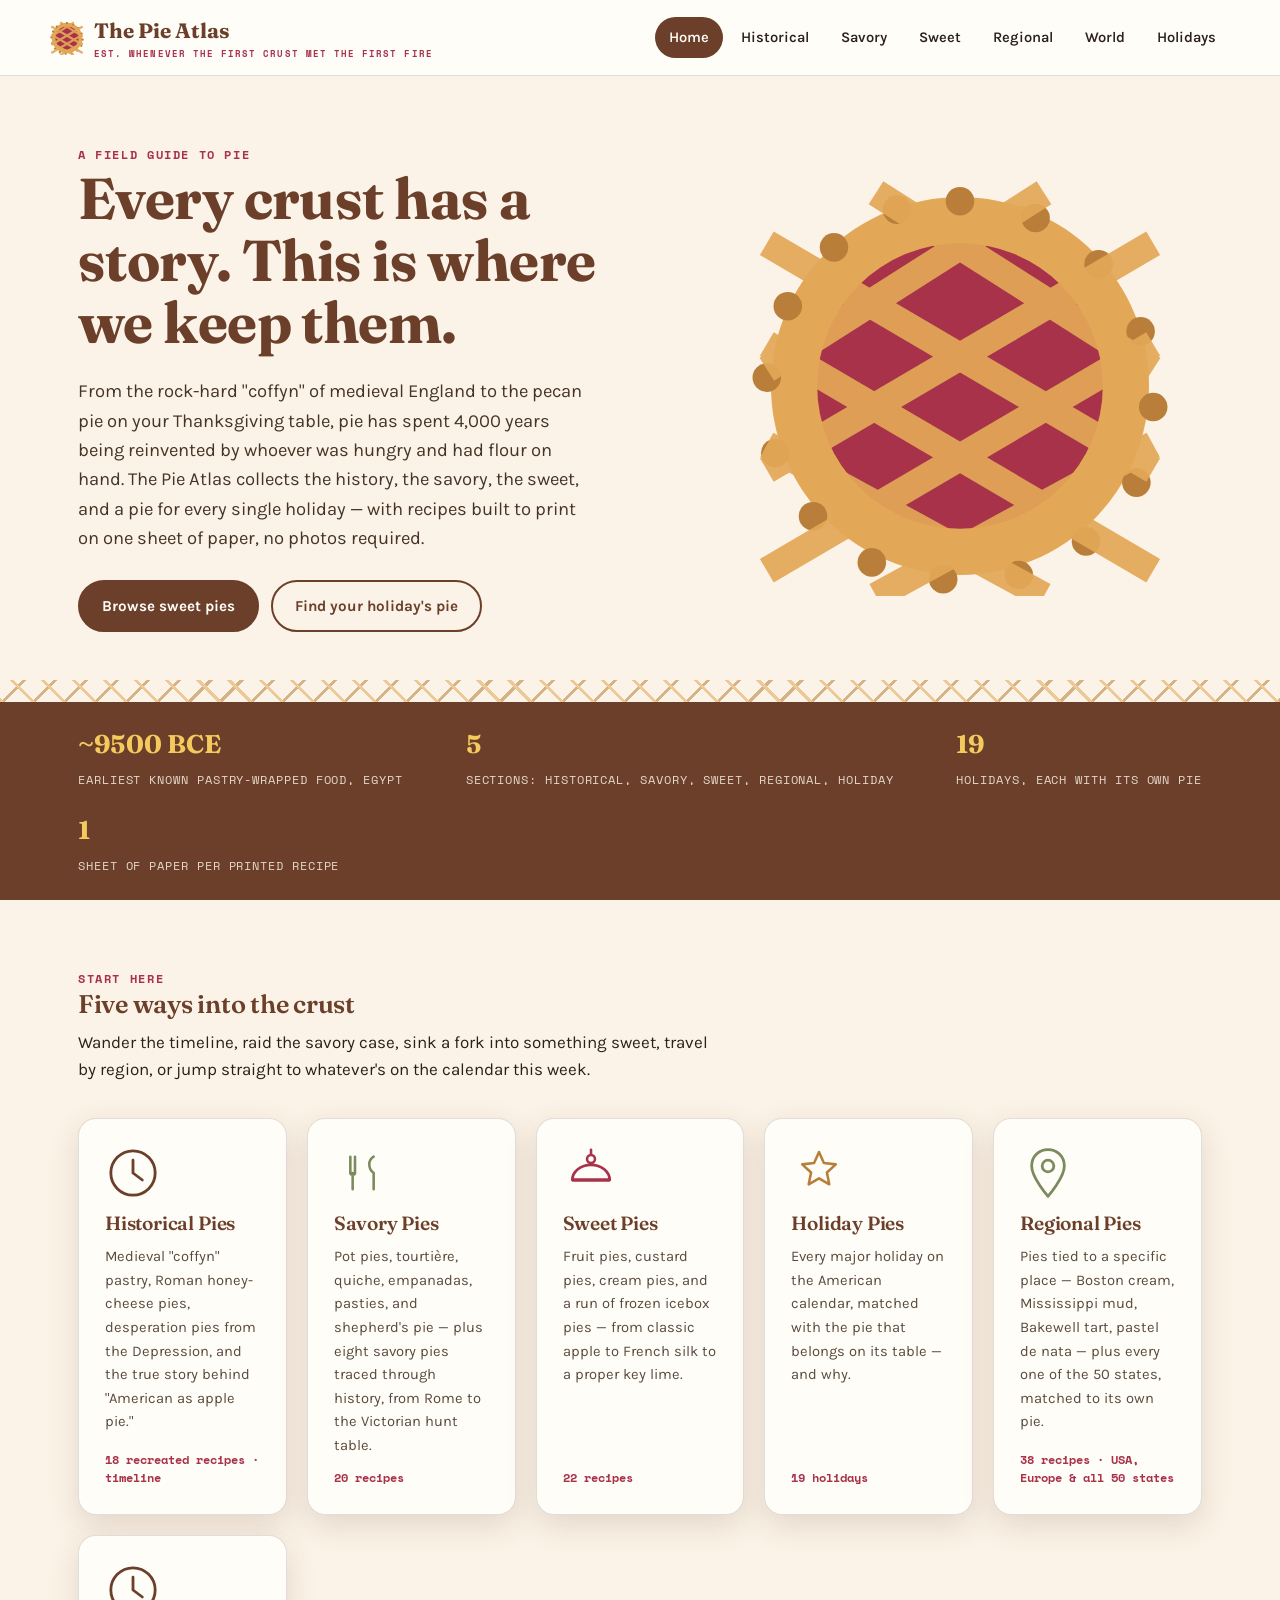
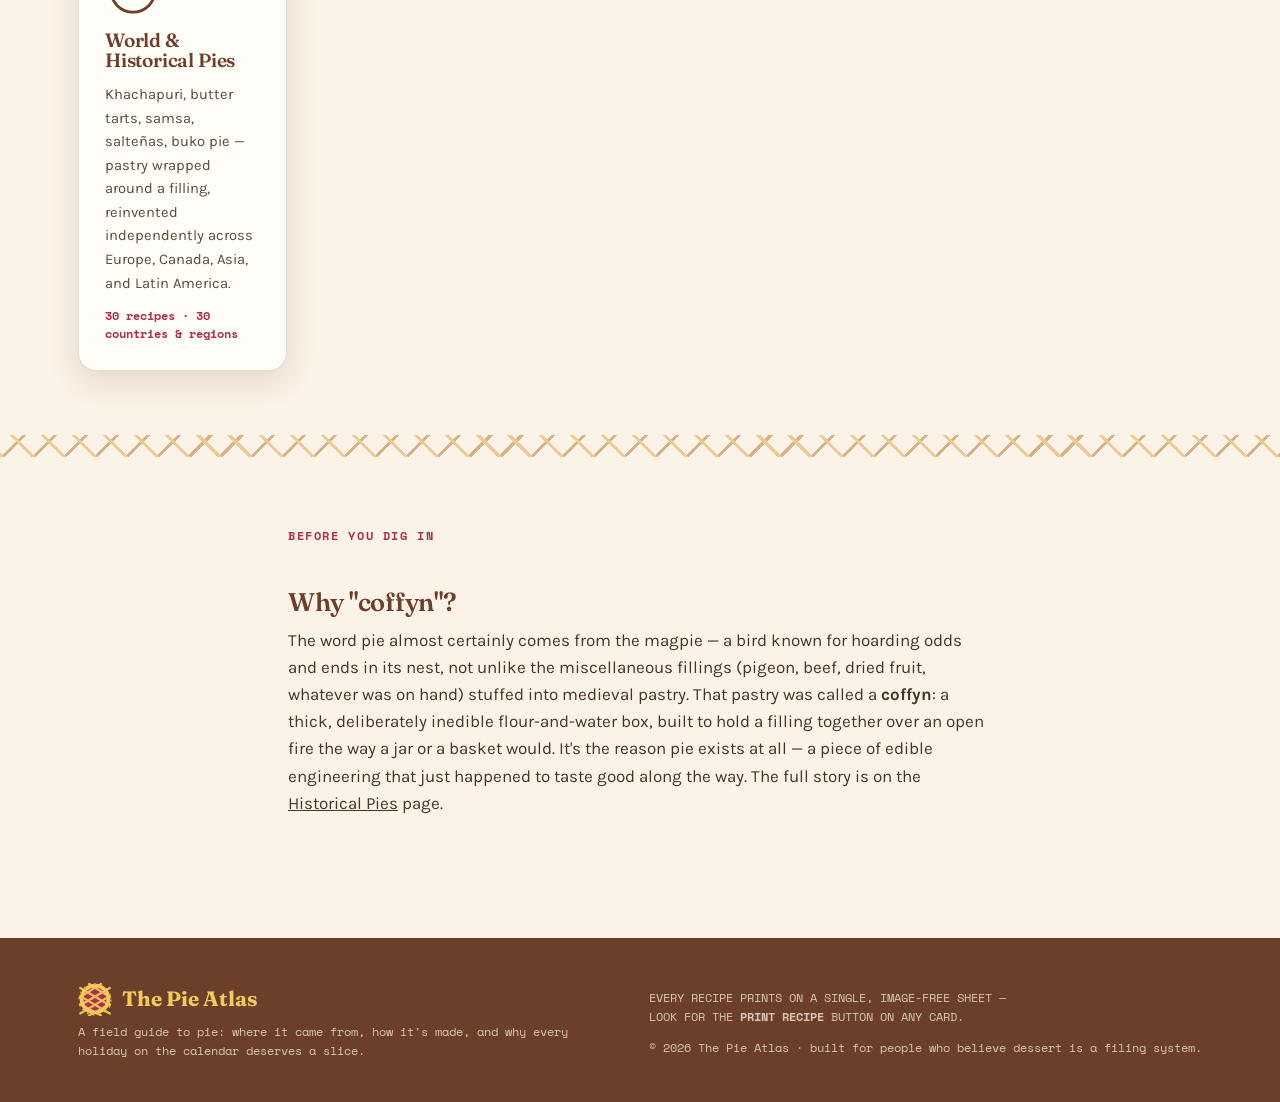
<file: index.html>
<!DOCTYPE html>
<html lang="en">
<head>
<meta charset="UTF-8">
<meta name="viewport" content="width=device-width, initial-scale=1.0">
<title>The Pie Atlas — A Comprehensive Guide to Pie</title>
<meta name="description" content="The most comprehensive site on pies: history, savory, sweet, and a pie for every holiday on the calendar. Every recipe prints on one sheet.">
<link rel="icon" href="data:image/svg+xml,<svg xmlns=%22http://www.w3.org/2000/svg%22 viewBox=%220 0 100 100%22><circle cx=%2250%22 cy=%2250%22 r=%2245%22 fill=%22%23E3A857%22/><circle cx=%2250%22 cy=%2250%22 r=%2234%22 fill=%22%23A8324A%22/></svg>">
<link rel="stylesheet" href="css/style.css">
</head>
<body>
<header class="site-header">
  <div class="wrap nav-row">
    <a class="brand" href="index.html">
      <svg class="mark" viewBox="0 0 100 100"><use href="#pie-lattice" style="--crust:#E3A857;--crustdark:#B97F3A;--filling:#A8324A"/></svg>
      <span>The Pie Atlas<small>Est. whenever the first crust met the first fire</small></span>
    </a>
    <nav class="main-nav">
      <a href="index.html" class="active">Home</a>
      <a href="historical.html">Historical</a>
      <a href="savory.html">Savory</a>
      <a href="sweet.html">Sweet</a>
      <a href="regional.html">Regional</a>
      <a href="world.html">World</a>
      <a href="holidays.html">Holidays</a>
    </nav>
  </div>
</header>
<svg style="display:none" aria-hidden="true">
<defs>

<!-- ===== PIE GLYPHS (the site's signature illustrations) ===== -->

<symbol id="pie-lattice" viewBox="0 0 100 100">
  <clipPath id="clipL"><circle cx="50" cy="50" r="34"/></clipPath>
  <circle cx="50" cy="50" r="45" fill="var(--crust,#E3A857)"/>
  <g fill="var(--crustdark,#B97F3A)">
    <circle cx="50" cy="6" r="3.4"/><circle cx="68" cy="10" r="3.4"/><circle cx="83" cy="21" r="3.4"/>
    <circle cx="93" cy="37" r="3.4"/><circle cx="96" cy="55" r="3.4"/><circle cx="92" cy="73" r="3.4"/>
    <circle cx="80" cy="87" r="3.4"/><circle cx="64" cy="95" r="3.4"/><circle cx="46" cy="96" r="3.4"/>
    <circle cx="29" cy="92" r="3.4"/><circle cx="15" cy="81" r="3.4"/><circle cx="6" cy="66" r="3.4"/>
    <circle cx="4" cy="48" r="3.4"/><circle cx="9" cy="31" r="3.4"/><circle cx="20" cy="17" r="3.4"/><circle cx="35" cy="8" r="3.4"/>
  </g>
  <circle cx="50" cy="50" r="34" fill="var(--filling,#A8324A)"/>
  <g clip-path="url(#clipL)" stroke="var(--crust,#E3A857)" stroke-width="6.5" opacity=".92">
    <line x1="4" y1="16" x2="96" y2="70"/><line x1="4" y1="40" x2="96" y2="94"/>
    <line x1="4" y1="64" x2="70" y2="100"/><line x1="30" y1="4" x2="96" y2="46"/>
    <line x1="4" y1="70" x2="96" y2="16"/><line x1="4" y1="94" x2="96" y2="40"/>
    <line x1="4" y1="46" x2="70" y2="4"/><line x1="30" y1="100" x2="96" y2="64"/>
  </g>
</symbol>

<symbol id="pie-solid" viewBox="0 0 100 100">
  <circle cx="50" cy="50" r="45" fill="var(--crustdark,#B97F3A)"/>
  <g fill="var(--crust,#E3A857)">
    <circle cx="50" cy="6" r="3.4"/><circle cx="68" cy="10" r="3.4"/><circle cx="83" cy="21" r="3.4"/>
    <circle cx="93" cy="37" r="3.4"/><circle cx="96" cy="55" r="3.4"/><circle cx="92" cy="73" r="3.4"/>
    <circle cx="80" cy="87" r="3.4"/><circle cx="64" cy="95" r="3.4"/><circle cx="46" cy="96" r="3.4"/>
    <circle cx="29" cy="92" r="3.4"/><circle cx="15" cy="81" r="3.4"/><circle cx="6" cy="66" r="3.4"/>
    <circle cx="4" cy="48" r="3.4"/><circle cx="9" cy="31" r="3.4"/><circle cx="20" cy="17" r="3.4"/><circle cx="35" cy="8" r="3.4"/>
  </g>
  <circle cx="50" cy="50" r="34" fill="var(--crust,#E3A857)"/>
  <g stroke="var(--filling,#7C8B5E)" stroke-width="3.4" stroke-linecap="round" opacity=".85">
    <line x1="50" y1="26" x2="43" y2="52"/><line x1="50" y1="26" x2="50" y2="54"/><line x1="50" y1="26" x2="57" y2="52"/>
  </g>
</symbol>

<symbol id="pie-slice" viewBox="0 0 100 100">
  <path d="M50 92 L10 30 A46 46 0 0 1 90 30 Z" fill="var(--crust,#E3A857)"/>
  <path d="M50 78 L20 32 A38 38 0 0 1 80 32 Z" fill="var(--filling,#F4C95D)"/>
  <path d="M50 30 L34 33 A18 8 0 0 0 66 33 Z" fill="var(--topping,#FBF3E7)"/>
  <path d="M18 30 A46 46 0 0 1 82 30" fill="none" stroke="var(--crustdark,#B97F3A)" stroke-width="5" stroke-linecap="round"/>
</symbol>

<symbol id="pie-hand" viewBox="0 0 100 100">
  <path d="M8 60 A46 40 0 0 1 92 60 A50 34 0 0 1 8 60 Z" fill="var(--crust,#E3A857)"/>
  <path d="M18 58 A36 30 0 0 1 82 58 A40 26 0 0 1 18 58 Z" fill="var(--filling,#A8324A)"/>
  <g fill="var(--crustdark,#B97F3A)">
    <circle cx="14" cy="55" r="3"/><circle cx="24" cy="66" r="3"/><circle cx="36" cy="72" r="3"/>
    <circle cx="50" cy="74" r="3"/><circle cx="64" cy="72" r="3"/><circle cx="76" cy="66" r="3"/><circle cx="86" cy="55" r="3"/>
  </g>
</symbol>

<symbol id="pie-star" viewBox="0 0 100 100">
  <circle cx="50" cy="50" r="45" fill="var(--crust,#E3A857)"/>
  <circle cx="50" cy="50" r="34" fill="var(--filling,#C9A24A)"/>
  <g fill="var(--fish,#8A9BA8)" stroke="var(--crustdark,#B97F3A)" stroke-width="1.5">
    <path d="M50 50 L58 30 Q50 26 42 30 Z"/>
    <path d="M50 50 L70 42 Q72 50 68 58 Z"/>
    <path d="M50 50 L58 70 Q50 74 42 70 Z"/>
    <path d="M50 50 L30 58 Q28 50 32 42 Z"/>
  </g>
  <g fill="var(--crustdark,#B97F3A)">
    <circle cx="54" cy="31" r="1.5"/><circle cx="67" cy="45" r="1.5"/><circle cx="54" cy="69" r="1.5"/><circle cx="33" cy="55" r="1.5"/>
  </g>
</symbol>

<!-- ===== category marks (home tiles) ===== -->
<symbol id="mark-history" viewBox="0 0 48 48">
  <circle cx="24" cy="24" r="19" fill="none" stroke="currentColor" stroke-width="2.4"/>
  <path d="M24 13v11l8 6" fill="none" stroke="currentColor" stroke-width="2.4" stroke-linecap="round" stroke-linejoin="round"/>
</symbol>
<symbol id="mark-savory" viewBox="0 0 48 48">
  <path d="M14 10v14M18 10v14M14 24c0 2 4 2 4 0M16 24v14" fill="none" stroke="currentColor" stroke-width="2.2" stroke-linecap="round" stroke-linejoin="round"/>
  <path d="M34 10c-5 3-5 10 0 14v14" fill="none" stroke="currentColor" stroke-width="2.2" stroke-linecap="round" stroke-linejoin="round"/>
</symbol>
<symbol id="mark-sweet" viewBox="0 0 48 48">
  <path d="M8 30 A16 13 0 0 1 40 30 Z" fill="none" stroke="currentColor" stroke-width="2.4" stroke-linejoin="round"/>
  <path d="M8 30h32" stroke="currentColor" stroke-width="2.4"/>
  <circle cx="24" cy="12" r="3.4" fill="none" stroke="currentColor" stroke-width="2.2"/>
  <path d="M24 8V4" stroke="currentColor" stroke-width="2.2" stroke-linecap="round"/>
</symbol>
<symbol id="mark-holiday" viewBox="0 0 48 48">
  <path d="M24 6l4.2 9.4 10.2 1.2-7.6 7 2 10.1L24 28.6l-8.8 5.1 2-10.1-7.6-7 10.2-1.2z" fill="none" stroke="currentColor" stroke-width="2.2" stroke-linejoin="round"/>
</symbol>
<symbol id="mark-region" viewBox="0 0 48 48">
  <path d="M24 4C16 4 10 10 10 18c0 10 14 26 14 26s14-16 14-26c0-8-6-14-14-14z" fill="none" stroke="currentColor" stroke-width="2.4" stroke-linejoin="round"/>
  <circle cx="24" cy="18" r="5" fill="none" stroke="currentColor" stroke-width="2.4"/>
</symbol>
<symbol id="pie-canoe" viewBox="0 0 100 100">
  <path d="M10 50 Q50 20 90 50 Q50 62 10 50 Z" fill="var(--crust,#E3A857)"/>
  <path d="M24 50 Q50 34 76 50 Q50 56 24 50 Z" fill="var(--filling,#F3E7C9)"/>
  <g fill="var(--crustdark,#B97F3A)">
    <path d="M14 49 l4 -4 M22 46 l3 -4 M32 43 l3 -3 M50 41 l0 -4 M68 43 l-3 -3 M78 46 l-3 -4 M86 49 l-4 -4" stroke="var(--crustdark,#B97F3A)" stroke-width="2.5" stroke-linecap="round"/>
  </g>
</symbol>
<symbol id="pie-tart" viewBox="0 0 100 100">
  <circle cx="50" cy="50" r="42" fill="var(--crustdark,#B97F3A)"/>
  <circle cx="50" cy="50" r="42" fill="none" stroke="var(--crust,#E3A857)" stroke-width="6" stroke-dasharray="4 5"/>
  <circle cx="50" cy="50" r="33" fill="var(--filling,#E8C24E)"/>
  <circle cx="50" cy="50" r="12" fill="var(--center,#A8324A)"/>
</symbol>

<!-- ===== holiday line icons ===== -->
<symbol id="ic-star" viewBox="0 0 48 48"><path d="M24 6l4.2 9.4 10.2 1.2-7.6 7 2 10.1L24 28.6l-8.8 5.1 2-10.1-7.6-7 10.2-1.2z" fill="none" stroke="currentColor" stroke-width="2.2" stroke-linejoin="round"/></symbol>
<symbol id="ic-pi" viewBox="0 0 48 48"><circle cx="24" cy="24" r="19" fill="none" stroke="currentColor" stroke-width="2.2"/><path d="M15 18h18M19 18v14M29 18l-2 10c0 2.6 2 3.6 4 2.6" fill="none" stroke="currentColor" stroke-width="2.2" stroke-linecap="round" stroke-linejoin="round"/></symbol>
<symbol id="ic-heart" viewBox="0 0 48 48"><path d="M24 40s-13-8.4-18-16.6C2.4 17 5 9 12 9c4 0 7 2.4 8.4 4.8C21.8 11.4 24.8 9 28.8 9c7 0 9.6 8 6.2 14.4C30 31.6 24 40 24 40z" fill="none" stroke="currentColor" stroke-width="2.2" stroke-linejoin="round"/></symbol>
<symbol id="ic-shamrock" viewBox="0 0 48 48"><circle cx="18" cy="18" r="7" fill="none" stroke="currentColor" stroke-width="2.2"/><circle cx="30" cy="18" r="7" fill="none" stroke="currentColor" stroke-width="2.2"/><circle cx="24" cy="27" r="7" fill="none" stroke="currentColor" stroke-width="2.2"/><path d="M24 33v9" stroke="currentColor" stroke-width="2.2" stroke-linecap="round"/></symbol>
<symbol id="ic-egg" viewBox="0 0 48 48"><path d="M24 8c8 8 14 18.4 14 26a14 14 0 0 1-28 0c0-7.6 6-18 14-26z" fill="none" stroke="currentColor" stroke-width="2.2"/><path d="M13 30l5 3-3 3 6 2" fill="none" stroke="currentColor" stroke-width="1.8" stroke-linecap="round" stroke-linejoin="round"/></symbol>
<symbol id="ic-sun" viewBox="0 0 48 48"><circle cx="24" cy="24" r="9" fill="none" stroke="currentColor" stroke-width="2.2"/><g stroke="currentColor" stroke-width="2.2" stroke-linecap="round"><line x1="24" y1="4" x2="24" y2="10"/><line x1="24" y1="38" x2="24" y2="44"/><line x1="4" y1="24" x2="10" y2="24"/><line x1="38" y1="24" x2="44" y2="24"/><line x1="9" y1="9" x2="13" y2="13"/><line x1="35" y1="35" x2="39" y2="39"/><line x1="9" y1="39" x2="13" y2="35"/><line x1="35" y1="13" x2="39" y2="9"/></g></symbol>
<symbol id="ic-flower" viewBox="0 0 48 48"><g fill="none" stroke="currentColor" stroke-width="2.2"><ellipse cx="24" cy="13" rx="6" ry="9"/><ellipse cx="24" cy="35" rx="6" ry="9"/><ellipse cx="13" cy="24" rx="9" ry="6"/><ellipse cx="35" cy="24" rx="9" ry="6"/><circle cx="24" cy="24" r="4"/></g></symbol>
<symbol id="ic-flag" viewBox="0 0 48 48"><path d="M12 6v36" stroke="currentColor" stroke-width="2.2" stroke-linecap="round"/><path d="M12 8h26l-6 7 6 7H12" fill="none" stroke="currentColor" stroke-width="2.2" stroke-linejoin="round"/></symbol>
<symbol id="ic-fireworks" viewBox="0 0 48 48"><g stroke="currentColor" stroke-width="2.2" stroke-linecap="round"><line x1="24" y1="6" x2="24" y2="16"/><line x1="24" y1="32" x2="24" y2="42"/><line x1="6" y1="24" x2="16" y2="24"/><line x1="32" y1="24" x2="42" y2="24"/><line x1="11" y1="11" x2="18" y2="18"/><line x1="30" y1="30" x2="37" y2="37"/><line x1="11" y1="37" x2="18" y2="30"/><line x1="30" y1="18" x2="37" y2="11"/></g><circle cx="24" cy="24" r="4.5" fill="currentColor"/></symbol>
<symbol id="ic-tools" viewBox="0 0 48 48"><rect x="8" y="18" width="32" height="20" rx="2" fill="none" stroke="currentColor" stroke-width="2.2"/><path d="M17 18v-4a7 7 0 0 1 14 0v4" fill="none" stroke="currentColor" stroke-width="2.2"/></symbol>
<symbol id="ic-apple" viewBox="0 0 48 48"><path d="M24 16c7-6 16-2 16 8 0 10-8 18-16 18S8 34 8 24c0-10 9-14 16-8z" fill="none" stroke="currentColor" stroke-width="2.2"/><path d="M24 16V9M24 9c2-3 6-3 7-1" fill="none" stroke="currentColor" stroke-width="2.2" stroke-linecap="round"/></symbol>
<symbol id="ic-pumpkin" viewBox="0 0 48 48"><path d="M24 16c-9 0-15 7-15 15s6 11 15 11 15-4 15-11-6-15-15-15z" fill="none" stroke="currentColor" stroke-width="2.2"/><path d="M24 16v26M14 20c3 4 3 18 0 21M34 20c-3 4-3 18 0 21" fill="none" stroke="currentColor" stroke-width="1.6"/><path d="M24 16v-6M24 10c2-2 5-2 6 0" fill="none" stroke="currentColor" stroke-width="2.2" stroke-linecap="round"/></symbol>
<symbol id="ic-diya" viewBox="0 0 48 48"><path d="M8 30c0 6 7 10 16 10s16-4 16-10" fill="none" stroke="currentColor" stroke-width="2.2" stroke-linecap="round"/><path d="M6 28c4 3 10 4 18 4s14-1 18-4" fill="none" stroke="currentColor" stroke-width="2.2" stroke-linecap="round"/><path d="M24 22c-3-4-1-8 0-10 1 2 3 6 0 10z" fill="none" stroke="currentColor" stroke-width="2.2" stroke-linejoin="round"/></symbol>
<symbol id="ic-maple" viewBox="0 0 48 48"><path d="M24 6l3 9 8-5-3 9 9-1-7 7 8 4-9 2 3 9-8-5-4 8-4-8-8 5 3-9-9-2 8-4-7-7 9 1-3-9 8 5z" fill="none" stroke="currentColor" stroke-width="1.8" stroke-linejoin="round"/></symbol>
<symbol id="ic-menorah" viewBox="0 0 48 48"><g stroke="currentColor" stroke-width="2.2" stroke-linecap="round"><line x1="24" y1="18" x2="24" y2="38"/><line x1="10" y1="38" x2="38" y2="38"/><line x1="16" y1="42" x2="32" y2="42"/><path d="M24 10v8M18 14v4M12 18v4M30 14v4M36 18v4" fill="none"/></g></symbol>
<symbol id="ic-tree" viewBox="0 0 48 48"><path d="M24 6l8 12h-5l8 10h-6l7 10H12l7-10h-6l8-10h-5z" fill="none" stroke="currentColor" stroke-width="2" stroke-linejoin="round"/><rect x="21" y="38" width="6" height="6" fill="none" stroke="currentColor" stroke-width="2"/></symbol>
<symbol id="ic-candle" viewBox="0 0 48 48"><rect x="19" y="18" width="10" height="24" rx="1.5" fill="none" stroke="currentColor" stroke-width="2.2"/><path d="M24 18c-2-4 0-7 2-9-1 3 1 5 2 7 1 2-1 4-4 2z" fill="none" stroke="currentColor" stroke-width="2" stroke-linejoin="round"/><path d="M15 42h18" stroke="currentColor" stroke-width="2.2" stroke-linecap="round"/></symbol>
<symbol id="ic-gift" viewBox="0 0 48 48"><rect x="8" y="18" width="32" height="22" rx="1.5" fill="none" stroke="currentColor" stroke-width="2.2"/><path d="M8 26h32" stroke="currentColor" stroke-width="2.2"/><path d="M24 18v22" stroke="currentColor" stroke-width="2.2"/><path d="M24 18c-2-8-12-8-12-2 0 3 5 2 12 2zM24 18c2-8 12-8 12-2 0 3-5 2-12 2z" fill="none" stroke="currentColor" stroke-width="2"/></symbol>
<symbol id="ic-clock" viewBox="0 0 48 48"><circle cx="24" cy="24" r="19" fill="none" stroke="currentColor" stroke-width="2.2"/><path d="M24 13v11l8 5" fill="none" stroke="currentColor" stroke-width="2.2" stroke-linecap="round" stroke-linejoin="round"/></symbol>

</defs>
</svg>
<section class="hero">
  <div class="wrap">
    <div>
      <span class="eyebrow">A field guide to pie</span>
      <h1>Every crust has a story. This is where we keep them.</h1>
      <p class="lede">From the rock-hard "coffyn" of medieval England to the pecan pie on your Thanksgiving table, pie has spent 4,000 years being reinvented by whoever was hungry and had flour on hand. The Pie Atlas collects the history, the savory, the sweet, and a pie for every single holiday — with recipes built to print on one sheet of paper, no photos required.</p>
      <div class="hero-ctas">
        <a class="btn" href="sweet.html">Browse sweet pies</a>
        <a class="btn ghost" href="holidays.html">Find your holiday's pie</a>
      </div>
    </div>
    <div class="hero-art">
      <svg viewBox="0 0 100 100" style="overflow:visible">
        <g class="steam"><path d="M35 8c-3 4 3 6 0 10" fill="none" stroke="#B97F3A" stroke-width="2" stroke-linecap="round" opacity=".6"/></g>
        <g class="steam s2"><path d="M50 4c-3 4 3 6 0 10" fill="none" stroke="#B97F3A" stroke-width="2" stroke-linecap="round" opacity=".6"/></g>
        <g class="steam s3"><path d="M65 8c-3 4 3 6 0 10" fill="none" stroke="#B97F3A" stroke-width="2" stroke-linecap="round" opacity=".6"/></g>
        <use href="#pie-lattice" style="--crust:#E3A857;--crustdark:#B97F3A;--filling:#A8324A"/>
      </svg>
    </div>
  </div>
</section>

<div class="lattice-divider"></div>

<section class="stat-strip">
  <div class="wrap">
    <div class="stat"><b>~9500 BCE</b><span>earliest known pastry-wrapped food, Egypt</span></div>
    <div class="stat"><b>5</b><span>sections: historical, savory, sweet, regional, holiday</span></div>
    <div class="stat"><b>19</b><span>holidays, each with its own pie</span></div>
    <div class="stat"><b>1</b><span>sheet of paper per printed recipe</span></div>
  </div>
</section>

<section class="section">
  <div class="wrap">
    <div class="section-head">
      <span class="eyebrow">Start here</span>
      <h2>Five ways into the crust</h2>
      <p>Wander the timeline, raid the savory case, sink a fork into something sweet, travel by region, or jump straight to whatever's on the calendar this week.</p>
    </div>
    <div class="tile-grid">
      <a class="tile" href="historical.html">
        <svg class="icon" viewBox="0 0 48 48" style="color:var(--crumb)"><use href="#mark-history"/></svg>
        <h3>Historical Pies</h3>
        <p>Medieval "coffyn" pastry, Roman honey-cheese pies, desperation pies from the Depression, and the true story behind "American as apple pie."</p>
        <span class="count">18 recreated recipes · timeline</span>
      </a>
      <a class="tile" href="savory.html">
        <svg class="icon" viewBox="0 0 48 48" style="color:var(--sage)"><use href="#mark-savory"/></svg>
        <h3>Savory Pies</h3>
        <p>Pot pies, tourtière, quiche, empanadas, pasties, and shepherd's pie — plus eight savory pies traced through history, from Rome to the Victorian hunt table.</p>
        <span class="count">20 recipes</span>
      </a>
      <a class="tile" href="sweet.html">
        <svg class="icon" viewBox="0 0 48 48" style="color:var(--cherry)"><use href="#mark-sweet"/></svg>
        <h3>Sweet Pies</h3>
        <p>Fruit pies, custard pies, cream pies, and a run of frozen icebox pies — from classic apple to French silk to a proper key lime.</p>
        <span class="count">22 recipes</span>
      </a>
      <a class="tile" href="holidays.html">
        <svg class="icon" viewBox="0 0 48 48" style="color:var(--crust-dark)"><use href="#mark-holiday"/></svg>
        <h3>Holiday Pies</h3>
        <p>Every major holiday on the American calendar, matched with the pie that belongs on its table — and why.</p>
        <span class="count">19 holidays</span>
      </a>
      <a class="tile" href="regional.html">
        <svg class="icon" viewBox="0 0 48 48" style="color:var(--sage)"><use href="#mark-region"/></svg>
        <h3>Regional Pies</h3>
        <p>Pies tied to a specific place — Boston cream, Mississippi mud, Bakewell tart, pastel de nata — plus every one of the 50 states, matched to its own pie.</p>
        <span class="count">38 recipes · USA, Europe &amp; all 50 states</span>
      </a>
      <a class="tile" href="world.html">
        <svg class="icon" viewBox="0 0 48 48" style="color:var(--crumb)"><use href="#mark-history"/></svg>
        <h3>World &amp; Historical Pies</h3>
        <p>Khachapuri, butter tarts, samsa, salteñas, buko pie — pastry wrapped around a filling, reinvented independently across Europe, Canada, Asia, and Latin America.</p>
        <span class="count">30 recipes · 30 countries &amp; regions</span>
      </a>
    </div>
  </div>
</section>

<div class="lattice-divider"></div>

<section class="section">
  <div class="wrap prose narrow">
    <span class="eyebrow">Before you dig in</span>
    <h2>Why "coffyn"?</h2>
    <p>The word pie almost certainly comes from the magpie — a bird known for hoarding odds and ends in its nest, not unlike the miscellaneous fillings (pigeon, beef, dried fruit, whatever was on hand) stuffed into medieval pastry. That pastry was called a <strong>coffyn</strong>: a thick, deliberately inedible flour-and-water box, built to hold a filling together over an open fire the way a jar or a basket would. It's the reason pie exists at all — a piece of edible engineering that just happened to taste good along the way. The full story is on the <a href="historical.html">Historical Pies</a> page.</p>
  </div>
</section>
<footer>
  <div class="wrap">
    <div>
      <div class="brand" style="color:var(--butter)">
        <svg class="mark" viewBox="0 0 100 100"><use href="#pie-lattice" style="--crust:#F4C95D;--crustdark:#D9A93C;--filling:#A8324A"/></svg>
        The Pie Atlas
      </div>
      <p class="fine">A field guide to pie: where it came from, how it's made, and why every<br>holiday on the calendar deserves a slice.</p>
    </div>
    <div>
      <p class="fine">EVERY RECIPE PRINTS ON A SINGLE, IMAGE-FREE SHEET —<br>LOOK FOR THE <strong>PRINT RECIPE</strong> BUTTON ON ANY CARD.</p>
      <p class="fine">&copy; <span id="year"></span> The Pie Atlas · built for people who believe dessert is a filing system.</p>
    </div>
  </div>
</footer>
<script src="js/main.js"></script>
</body>
</html>
</file>
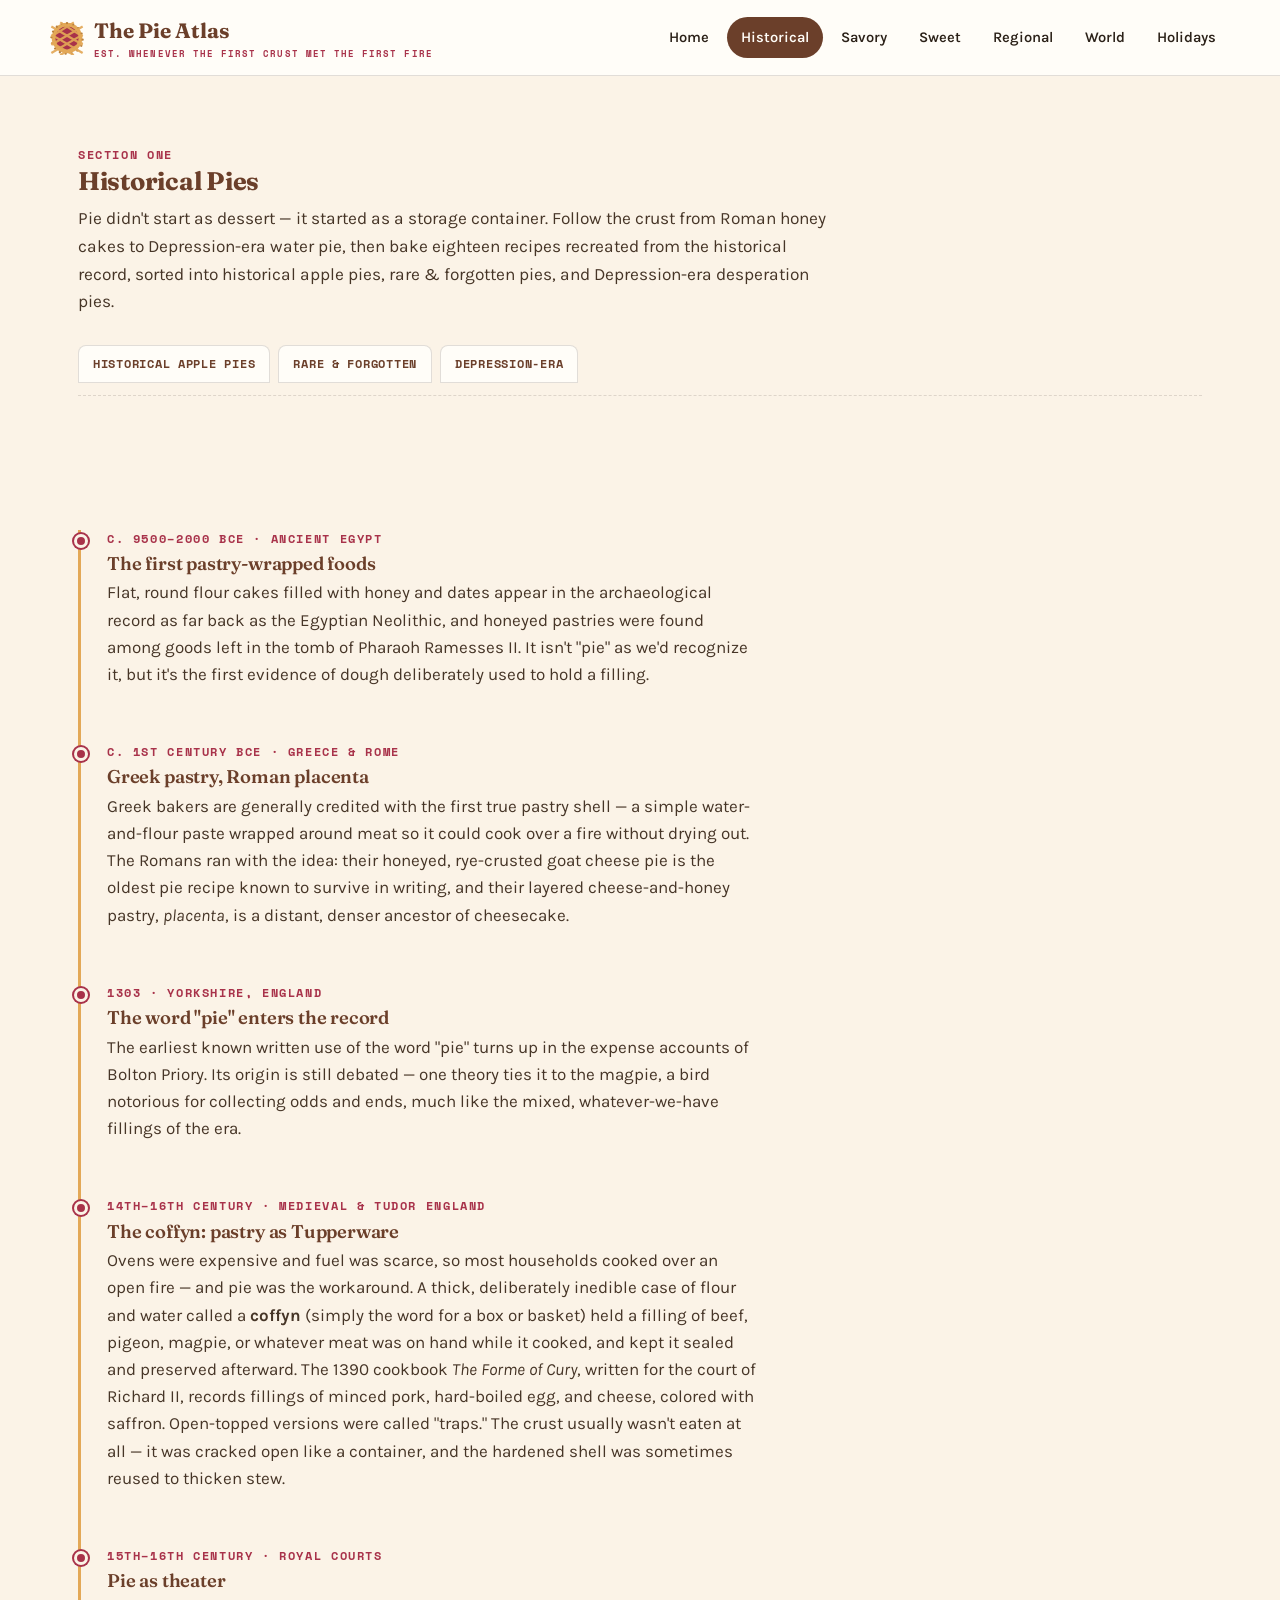
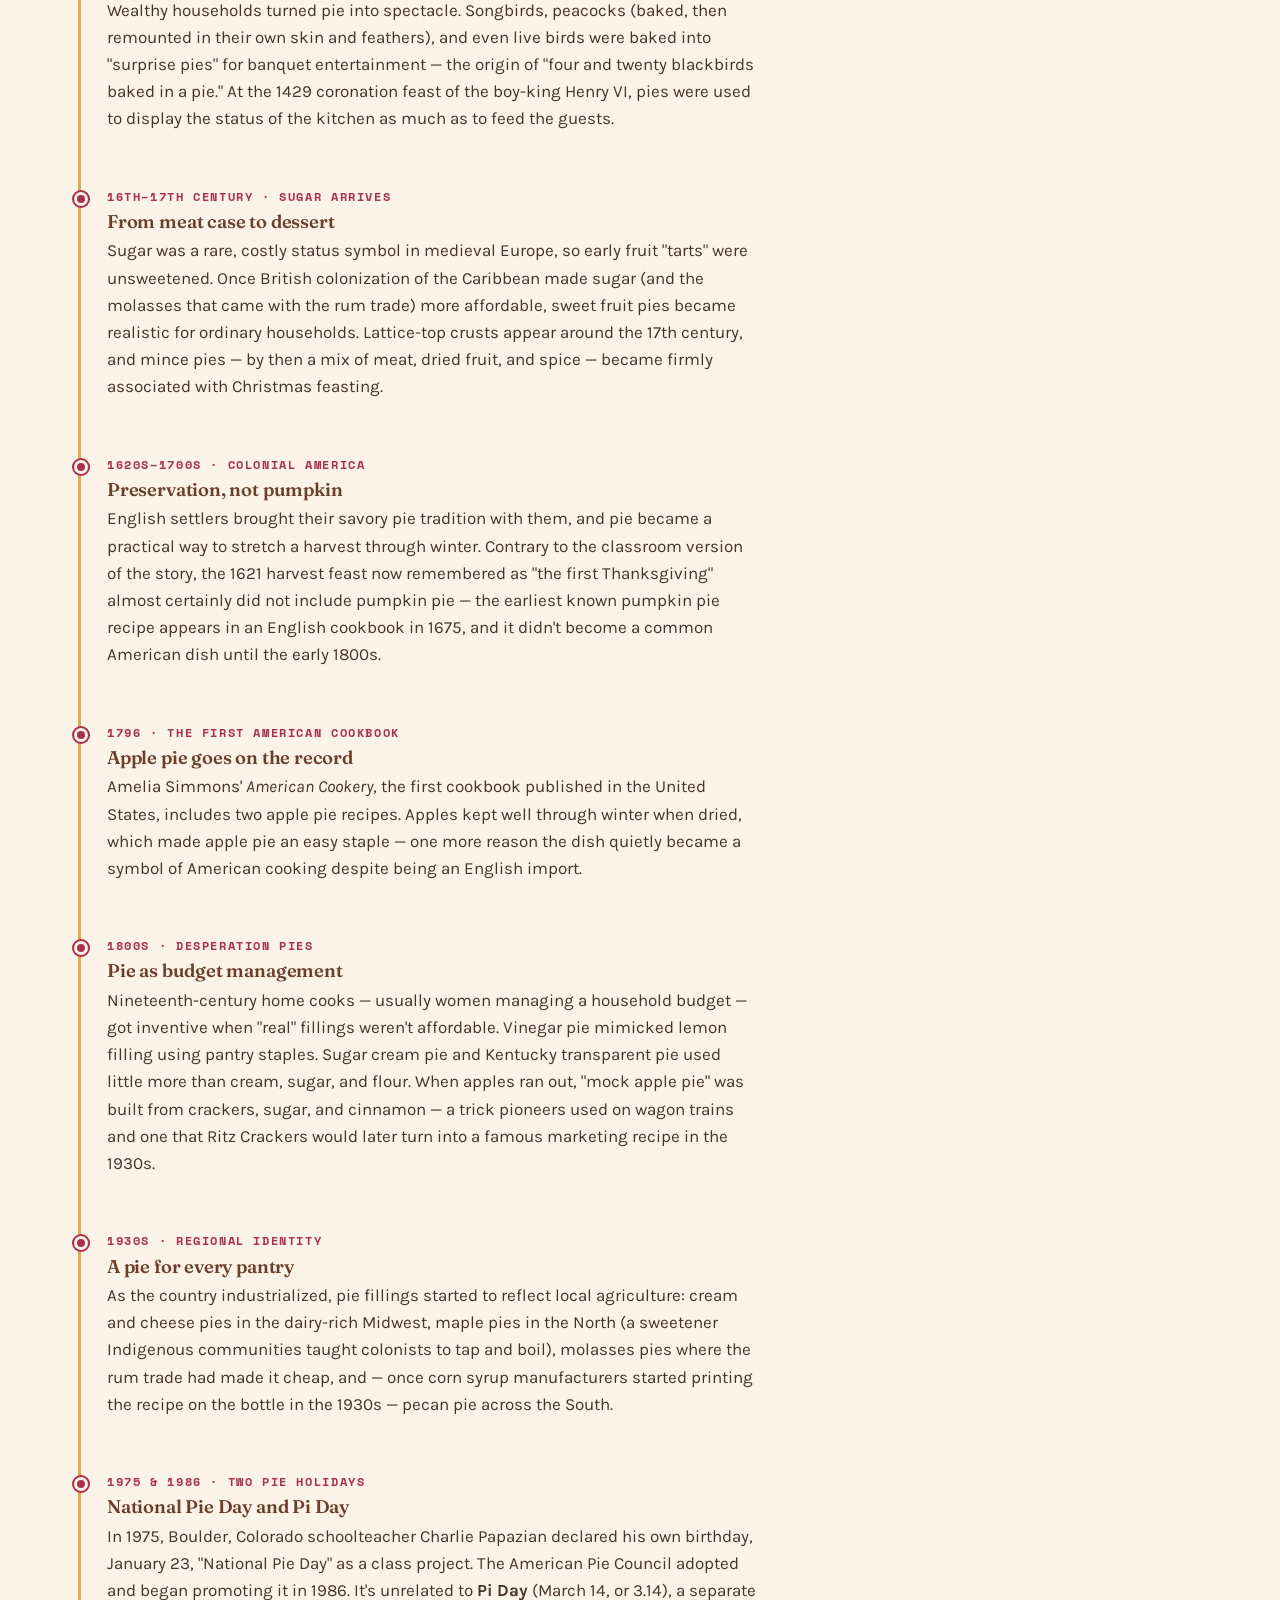
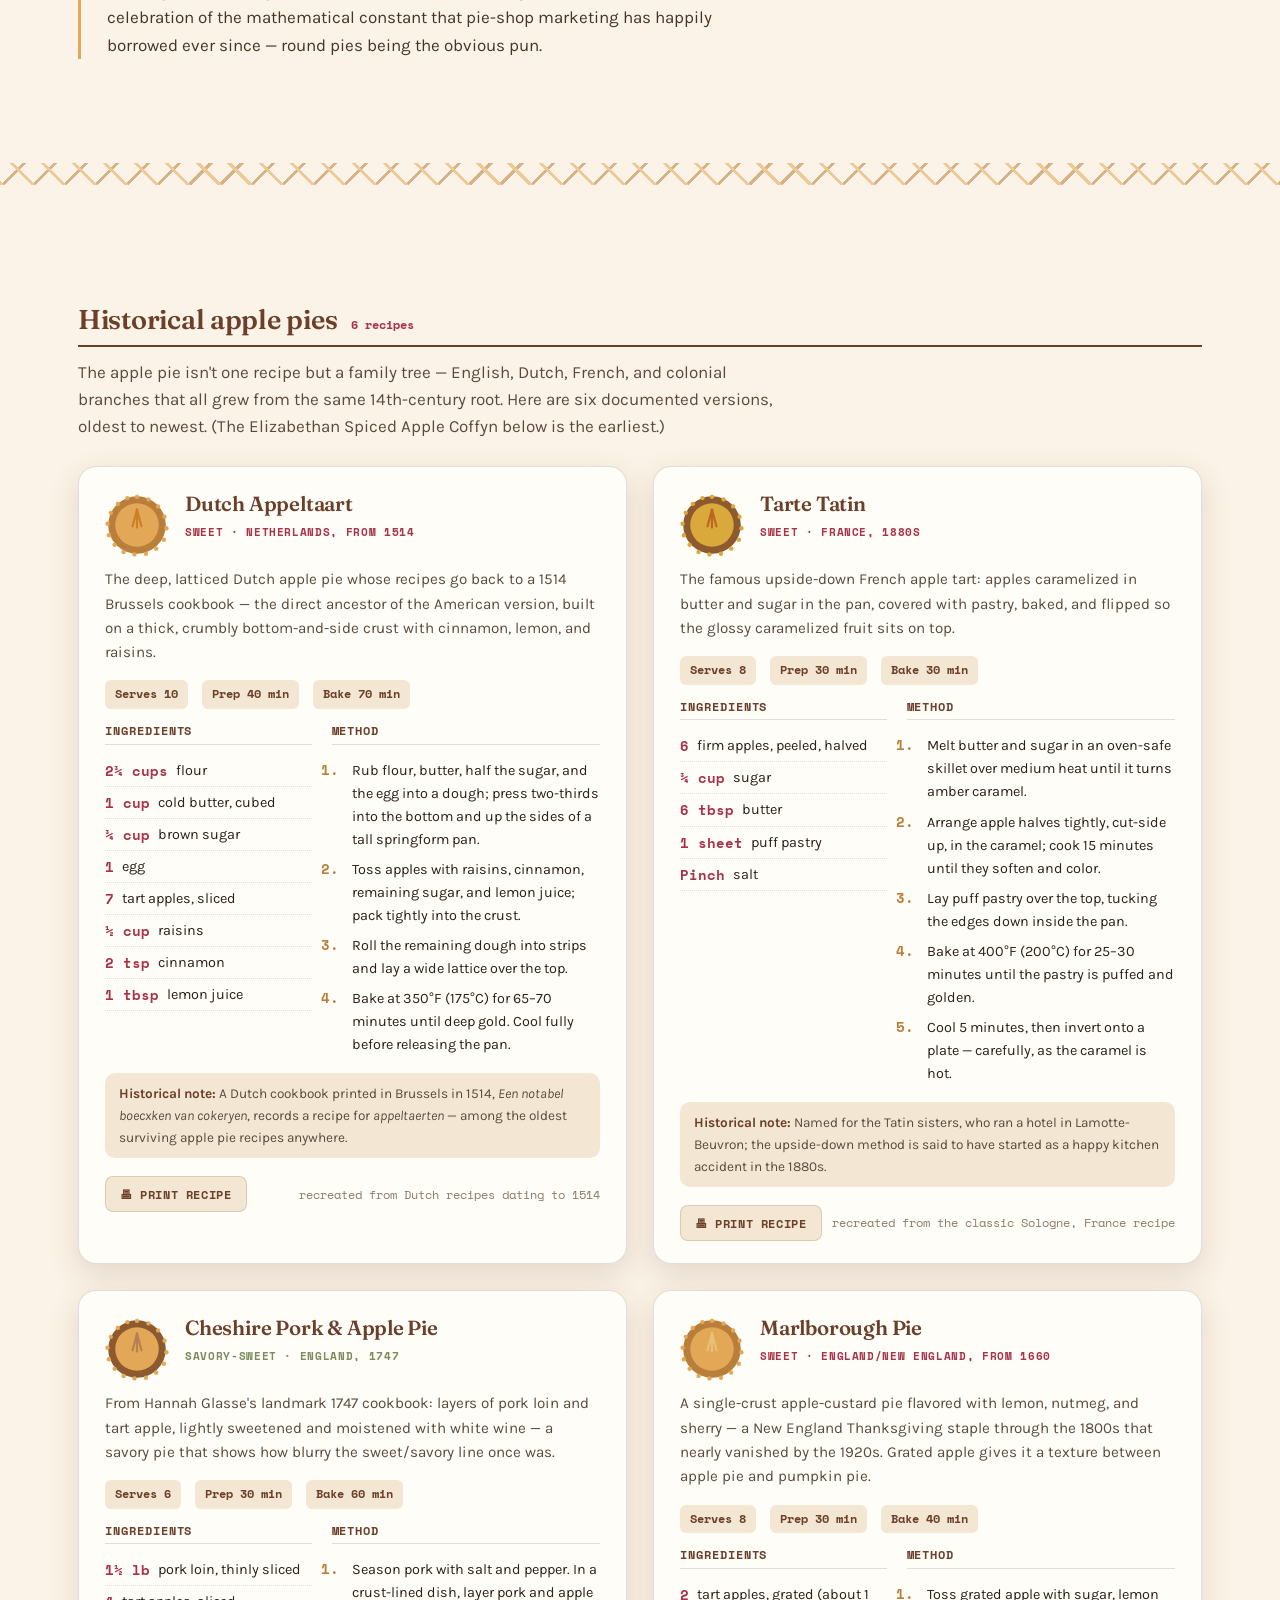
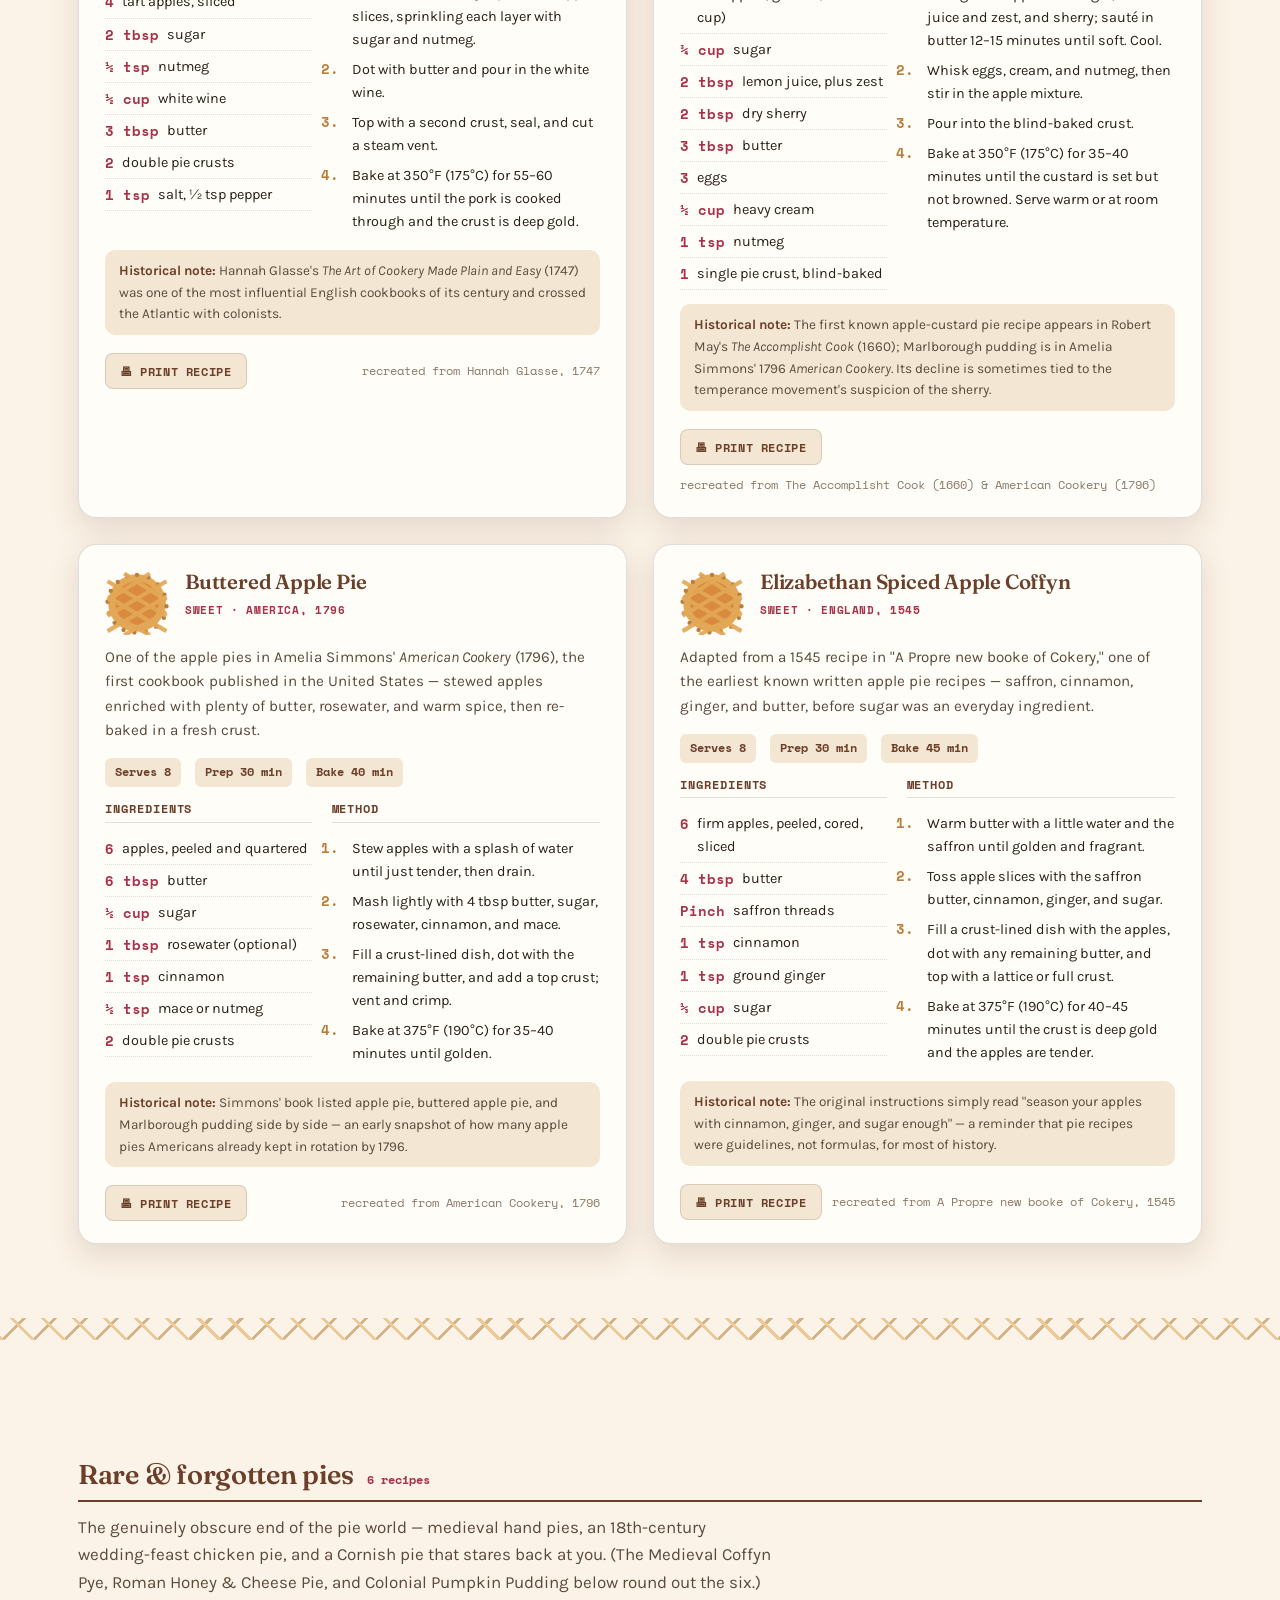
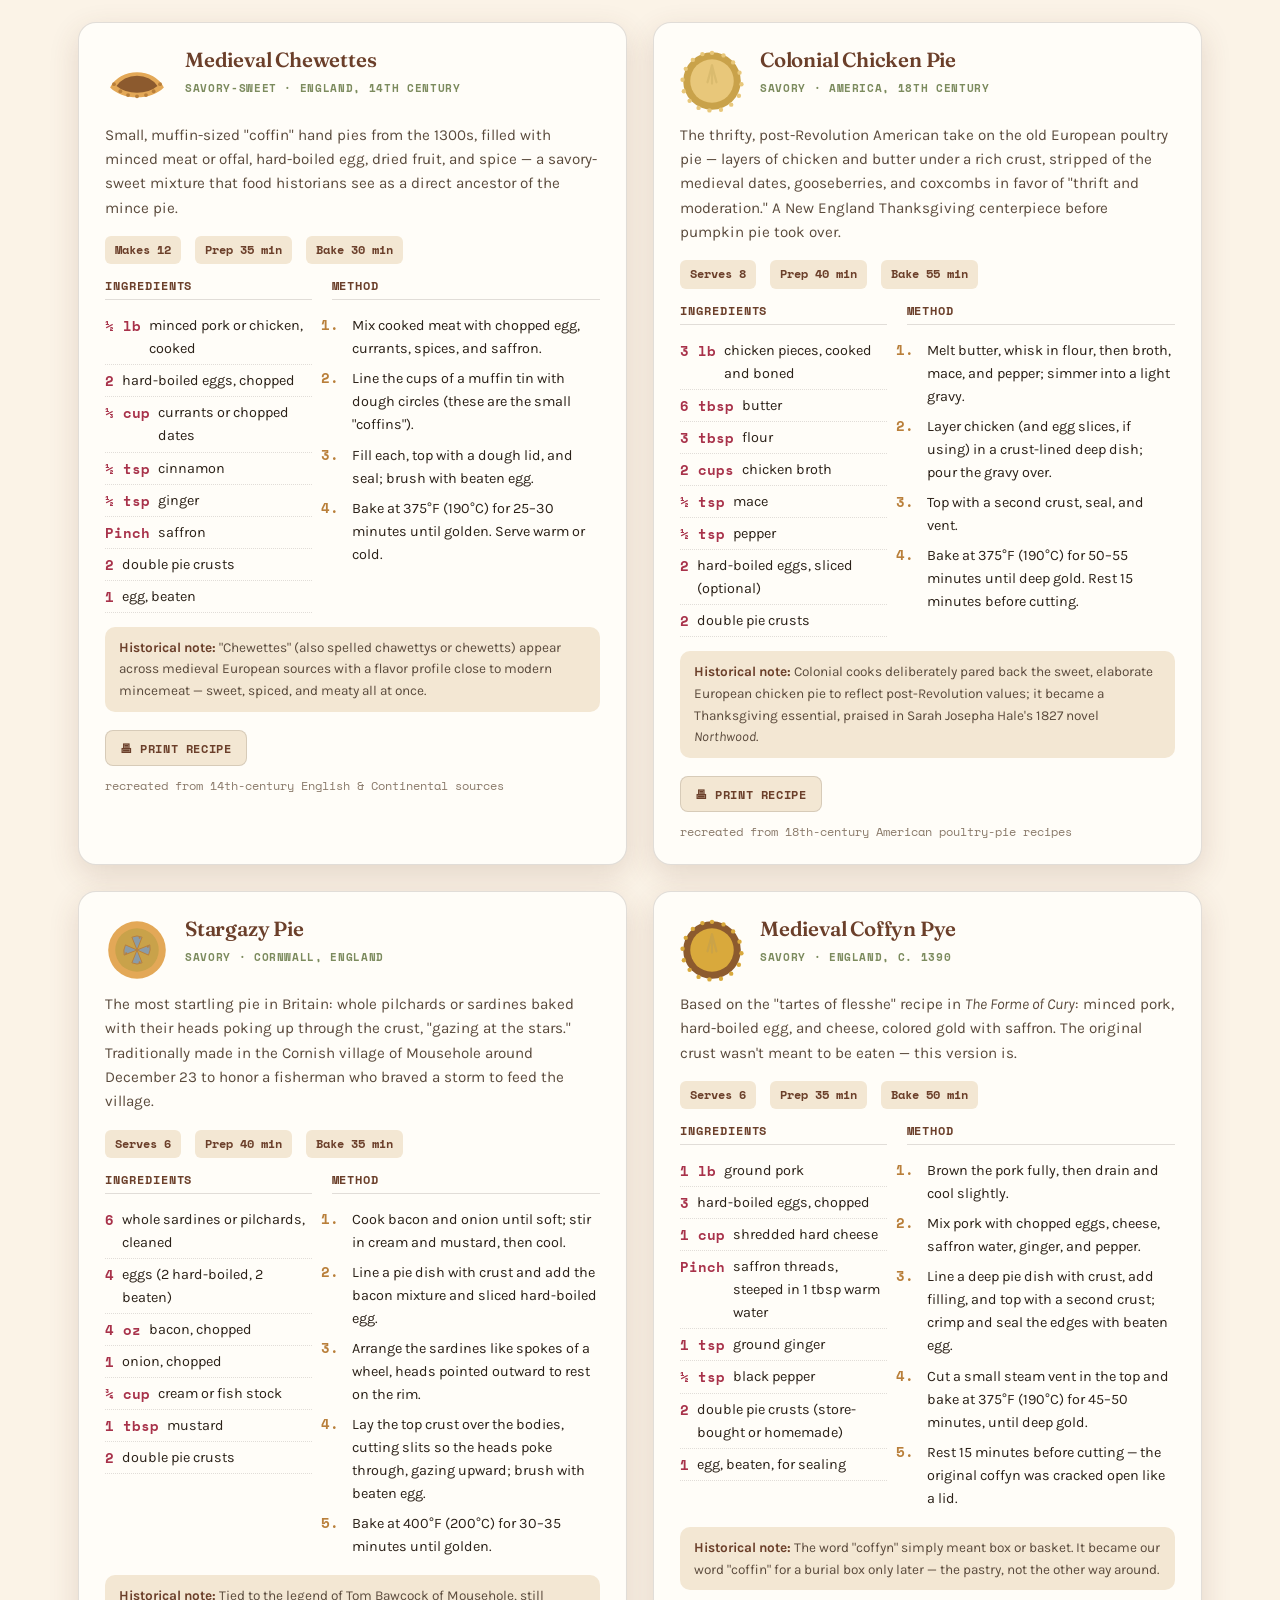
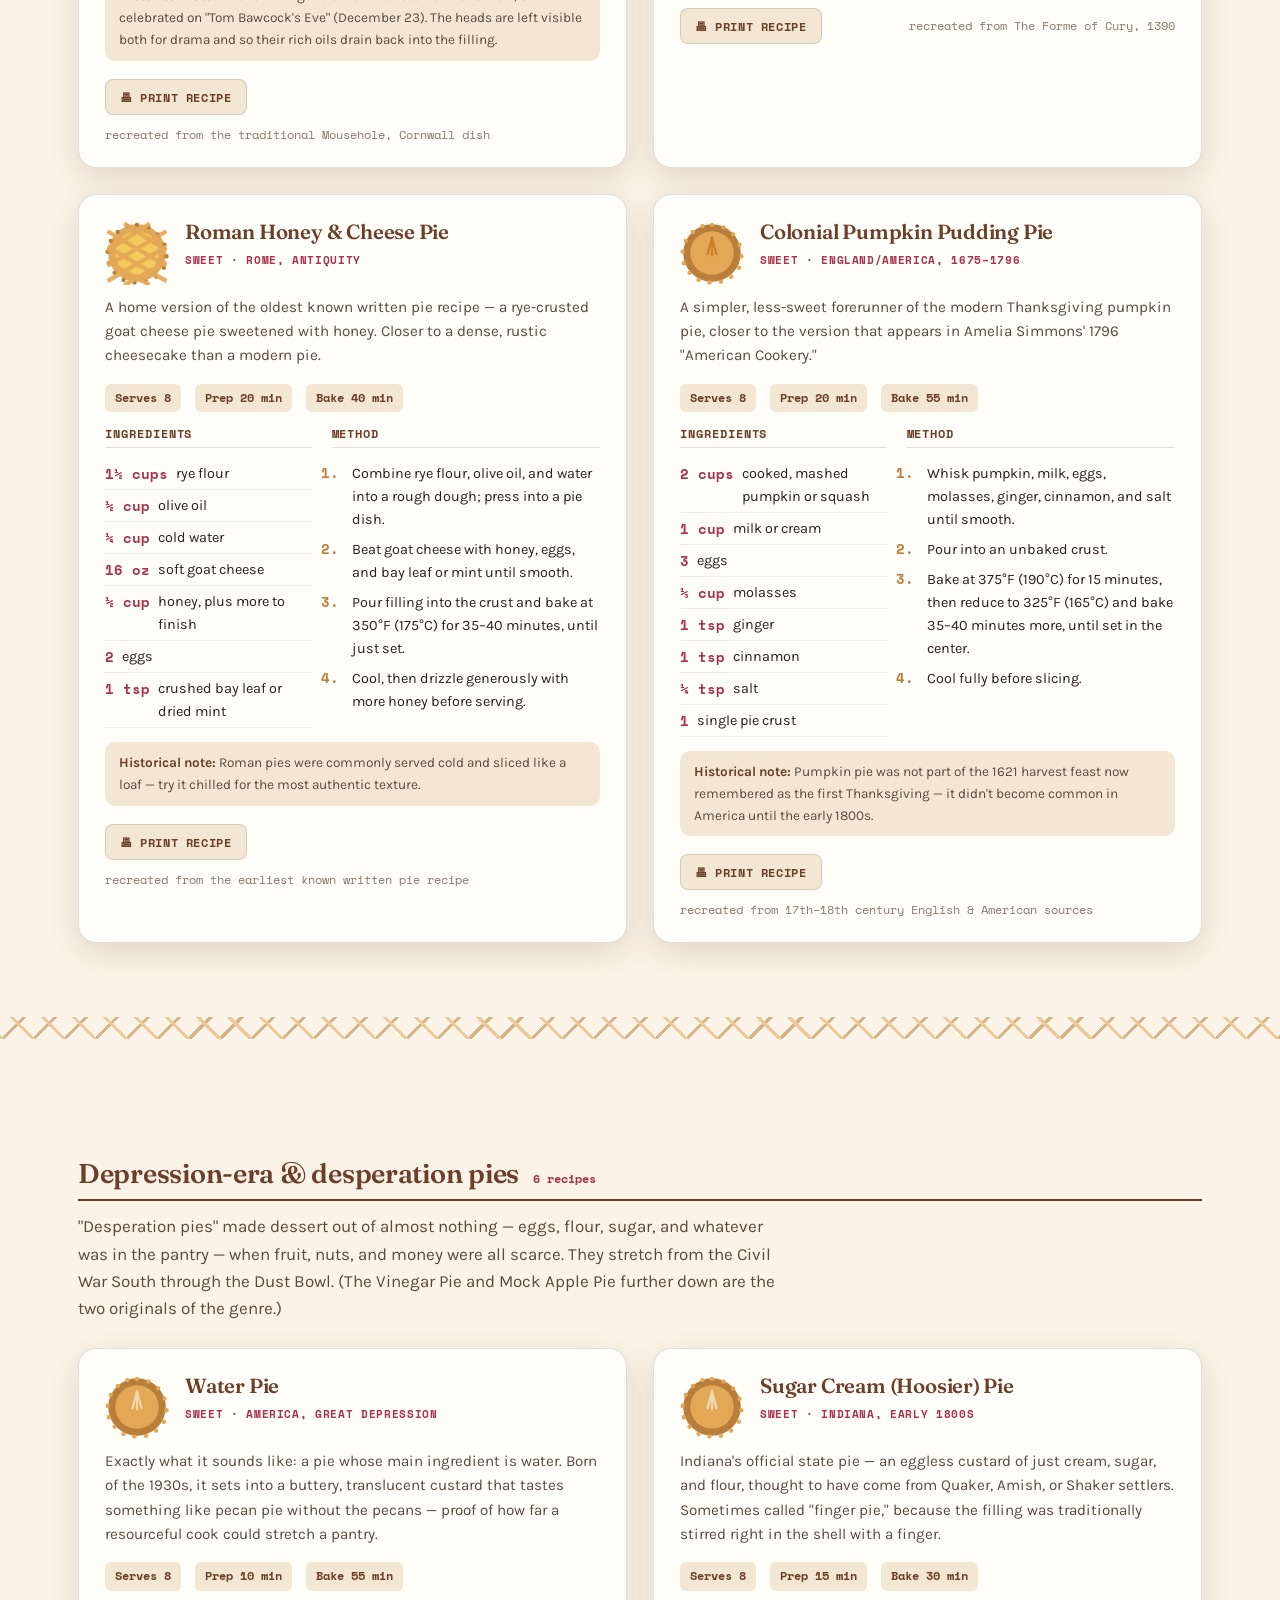
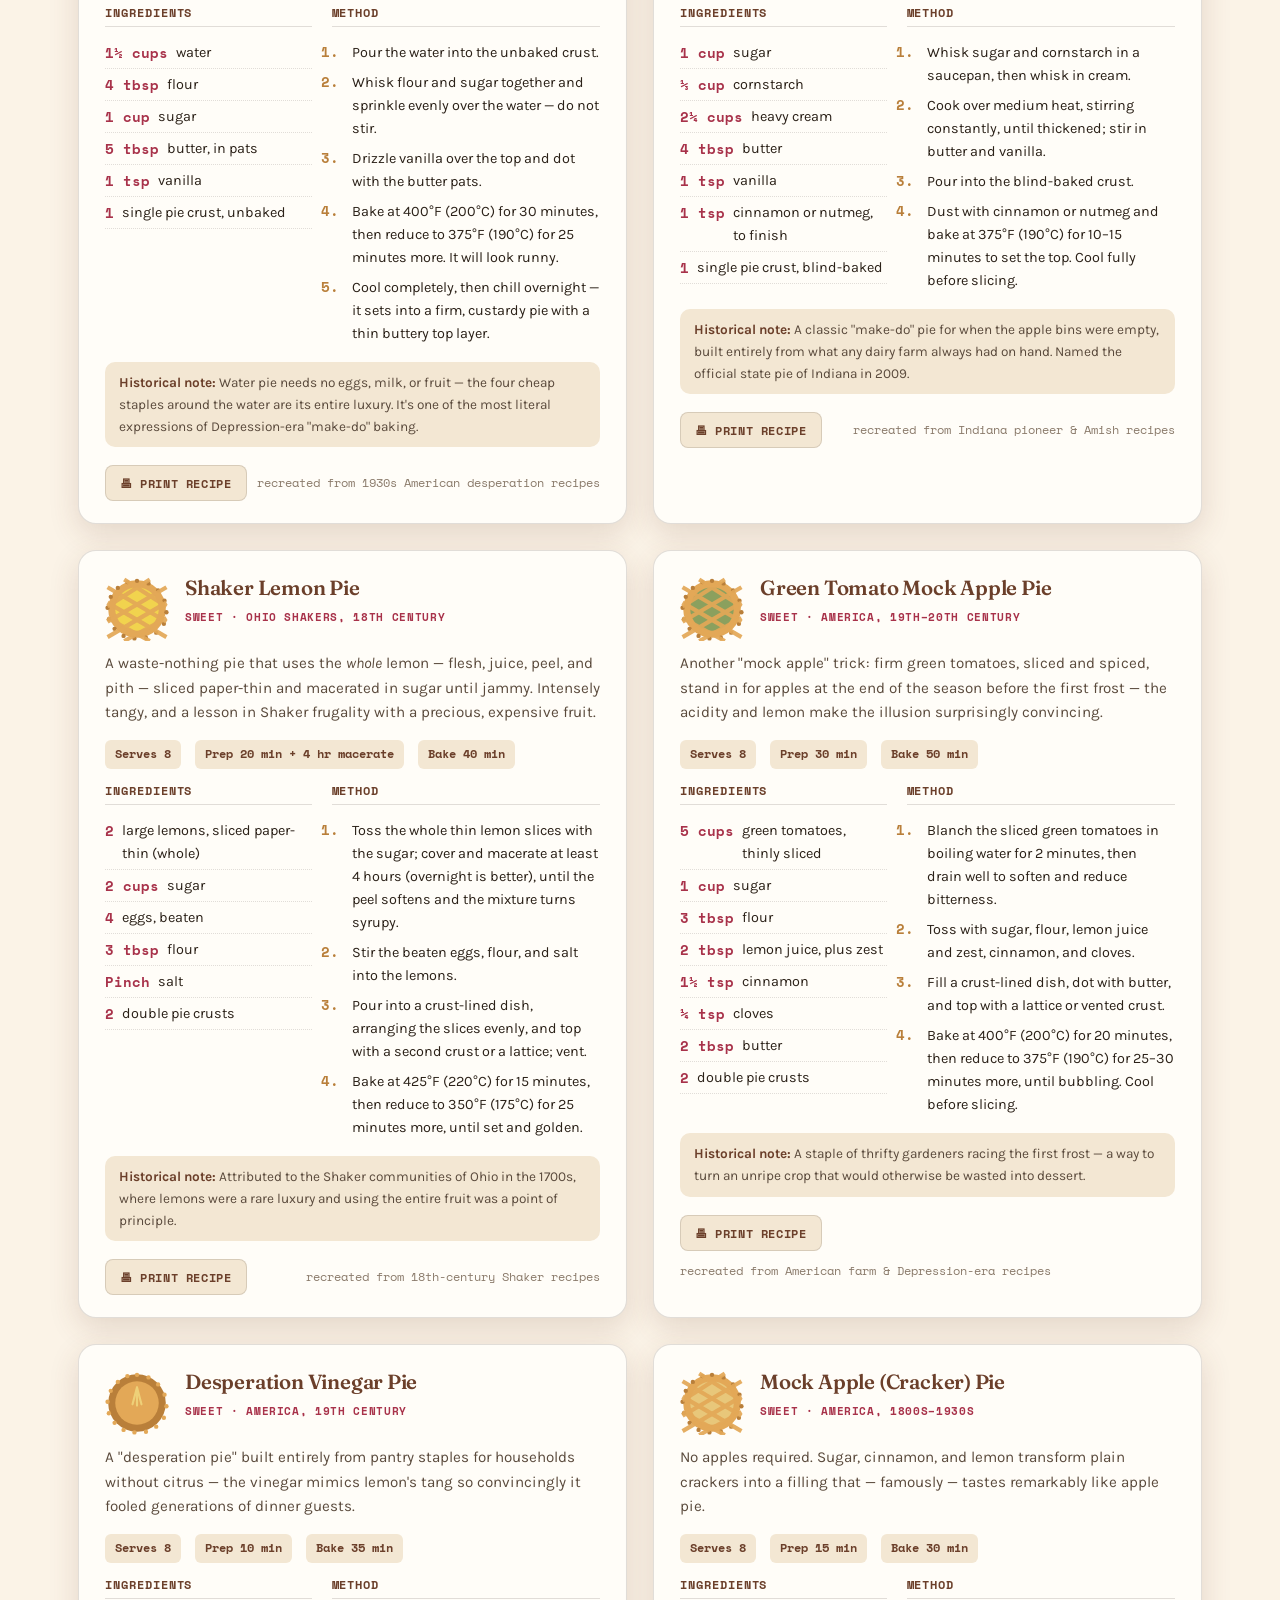
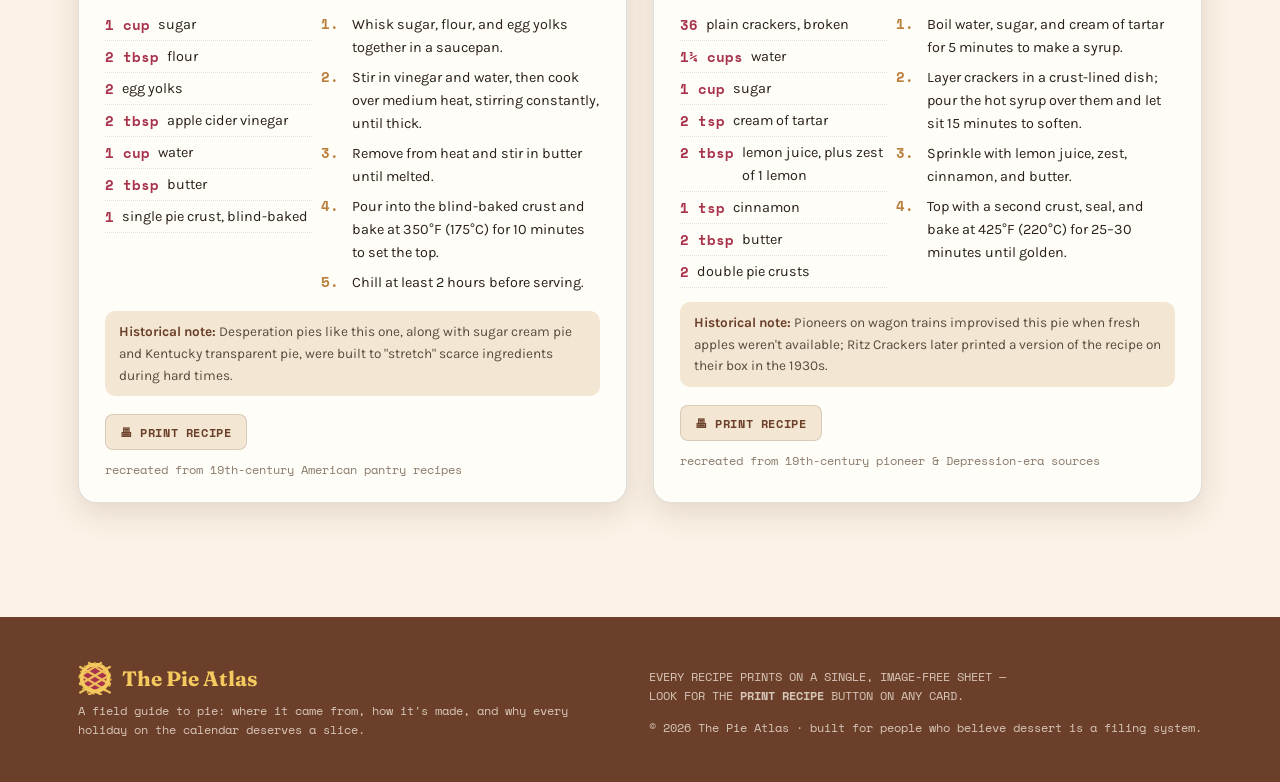
<file: historical.html>
<!DOCTYPE html>
<html lang="en">
<head>
<meta charset="UTF-8">
<meta name="viewport" content="width=device-width, initial-scale=1.0">
<title>Historical Pies — The Pie Atlas</title>
<meta name="description" content="The story of pie from ancient Egypt and medieval coffyn pastry to colonial America — plus recipes recreated from history.">
<link rel="icon" href="data:image/svg+xml,<svg xmlns=%22http://www.w3.org/2000/svg%22 viewBox=%220 0 100 100%22><circle cx=%2250%22 cy=%2250%22 r=%2245%22 fill=%22%23E3A857%22/><circle cx=%2250%22 cy=%2250%22 r=%2234%22 fill=%22%23A8324A%22/></svg>">
<link rel="stylesheet" href="css/style.css">
</head>
<body>
<header class="site-header">
  <div class="wrap nav-row">
    <a class="brand" href="index.html">
      <svg class="mark" viewBox="0 0 100 100"><use href="#pie-lattice" style="--crust:#E3A857;--crustdark:#B97F3A;--filling:#A8324A"/></svg>
      <span>The Pie Atlas<small>Est. whenever the first crust met the first fire</small></span>
    </a>
    <nav class="main-nav">
      <a href="index.html">Home</a>
      <a href="historical.html" class="active">Historical</a>
      <a href="savory.html">Savory</a>
      <a href="sweet.html">Sweet</a>
      <a href="regional.html">Regional</a>
      <a href="world.html">World</a>
      <a href="holidays.html">Holidays</a>
    </nav>
  </div>
</header>
<svg style="display:none" aria-hidden="true">
<defs>

<!-- ===== PIE GLYPHS (the site's signature illustrations) ===== -->

<symbol id="pie-lattice" viewBox="0 0 100 100">
  <clipPath id="clipL"><circle cx="50" cy="50" r="34"/></clipPath>
  <circle cx="50" cy="50" r="45" fill="var(--crust,#E3A857)"/>
  <g fill="var(--crustdark,#B97F3A)">
    <circle cx="50" cy="6" r="3.4"/><circle cx="68" cy="10" r="3.4"/><circle cx="83" cy="21" r="3.4"/>
    <circle cx="93" cy="37" r="3.4"/><circle cx="96" cy="55" r="3.4"/><circle cx="92" cy="73" r="3.4"/>
    <circle cx="80" cy="87" r="3.4"/><circle cx="64" cy="95" r="3.4"/><circle cx="46" cy="96" r="3.4"/>
    <circle cx="29" cy="92" r="3.4"/><circle cx="15" cy="81" r="3.4"/><circle cx="6" cy="66" r="3.4"/>
    <circle cx="4" cy="48" r="3.4"/><circle cx="9" cy="31" r="3.4"/><circle cx="20" cy="17" r="3.4"/><circle cx="35" cy="8" r="3.4"/>
  </g>
  <circle cx="50" cy="50" r="34" fill="var(--filling,#A8324A)"/>
  <g clip-path="url(#clipL)" stroke="var(--crust,#E3A857)" stroke-width="6.5" opacity=".92">
    <line x1="4" y1="16" x2="96" y2="70"/><line x1="4" y1="40" x2="96" y2="94"/>
    <line x1="4" y1="64" x2="70" y2="100"/><line x1="30" y1="4" x2="96" y2="46"/>
    <line x1="4" y1="70" x2="96" y2="16"/><line x1="4" y1="94" x2="96" y2="40"/>
    <line x1="4" y1="46" x2="70" y2="4"/><line x1="30" y1="100" x2="96" y2="64"/>
  </g>
</symbol>

<symbol id="pie-solid" viewBox="0 0 100 100">
  <circle cx="50" cy="50" r="45" fill="var(--crustdark,#B97F3A)"/>
  <g fill="var(--crust,#E3A857)">
    <circle cx="50" cy="6" r="3.4"/><circle cx="68" cy="10" r="3.4"/><circle cx="83" cy="21" r="3.4"/>
    <circle cx="93" cy="37" r="3.4"/><circle cx="96" cy="55" r="3.4"/><circle cx="92" cy="73" r="3.4"/>
    <circle cx="80" cy="87" r="3.4"/><circle cx="64" cy="95" r="3.4"/><circle cx="46" cy="96" r="3.4"/>
    <circle cx="29" cy="92" r="3.4"/><circle cx="15" cy="81" r="3.4"/><circle cx="6" cy="66" r="3.4"/>
    <circle cx="4" cy="48" r="3.4"/><circle cx="9" cy="31" r="3.4"/><circle cx="20" cy="17" r="3.4"/><circle cx="35" cy="8" r="3.4"/>
  </g>
  <circle cx="50" cy="50" r="34" fill="var(--crust,#E3A857)"/>
  <g stroke="var(--filling,#7C8B5E)" stroke-width="3.4" stroke-linecap="round" opacity=".85">
    <line x1="50" y1="26" x2="43" y2="52"/><line x1="50" y1="26" x2="50" y2="54"/><line x1="50" y1="26" x2="57" y2="52"/>
  </g>
</symbol>

<symbol id="pie-slice" viewBox="0 0 100 100">
  <path d="M50 92 L10 30 A46 46 0 0 1 90 30 Z" fill="var(--crust,#E3A857)"/>
  <path d="M50 78 L20 32 A38 38 0 0 1 80 32 Z" fill="var(--filling,#F4C95D)"/>
  <path d="M50 30 L34 33 A18 8 0 0 0 66 33 Z" fill="var(--topping,#FBF3E7)"/>
  <path d="M18 30 A46 46 0 0 1 82 30" fill="none" stroke="var(--crustdark,#B97F3A)" stroke-width="5" stroke-linecap="round"/>
</symbol>

<symbol id="pie-hand" viewBox="0 0 100 100">
  <path d="M8 60 A46 40 0 0 1 92 60 A50 34 0 0 1 8 60 Z" fill="var(--crust,#E3A857)"/>
  <path d="M18 58 A36 30 0 0 1 82 58 A40 26 0 0 1 18 58 Z" fill="var(--filling,#A8324A)"/>
  <g fill="var(--crustdark,#B97F3A)">
    <circle cx="14" cy="55" r="3"/><circle cx="24" cy="66" r="3"/><circle cx="36" cy="72" r="3"/>
    <circle cx="50" cy="74" r="3"/><circle cx="64" cy="72" r="3"/><circle cx="76" cy="66" r="3"/><circle cx="86" cy="55" r="3"/>
  </g>
</symbol>

<symbol id="pie-star" viewBox="0 0 100 100">
  <circle cx="50" cy="50" r="45" fill="var(--crust,#E3A857)"/>
  <circle cx="50" cy="50" r="34" fill="var(--filling,#C9A24A)"/>
  <g fill="var(--fish,#8A9BA8)" stroke="var(--crustdark,#B97F3A)" stroke-width="1.5">
    <path d="M50 50 L58 30 Q50 26 42 30 Z"/>
    <path d="M50 50 L70 42 Q72 50 68 58 Z"/>
    <path d="M50 50 L58 70 Q50 74 42 70 Z"/>
    <path d="M50 50 L30 58 Q28 50 32 42 Z"/>
  </g>
  <g fill="var(--crustdark,#B97F3A)">
    <circle cx="54" cy="31" r="1.5"/><circle cx="67" cy="45" r="1.5"/><circle cx="54" cy="69" r="1.5"/><circle cx="33" cy="55" r="1.5"/>
  </g>
</symbol>

<!-- ===== category marks (home tiles) ===== -->
<symbol id="mark-history" viewBox="0 0 48 48">
  <circle cx="24" cy="24" r="19" fill="none" stroke="currentColor" stroke-width="2.4"/>
  <path d="M24 13v11l8 6" fill="none" stroke="currentColor" stroke-width="2.4" stroke-linecap="round" stroke-linejoin="round"/>
</symbol>
<symbol id="mark-savory" viewBox="0 0 48 48">
  <path d="M14 10v14M18 10v14M14 24c0 2 4 2 4 0M16 24v14" fill="none" stroke="currentColor" stroke-width="2.2" stroke-linecap="round" stroke-linejoin="round"/>
  <path d="M34 10c-5 3-5 10 0 14v14" fill="none" stroke="currentColor" stroke-width="2.2" stroke-linecap="round" stroke-linejoin="round"/>
</symbol>
<symbol id="mark-sweet" viewBox="0 0 48 48">
  <path d="M8 30 A16 13 0 0 1 40 30 Z" fill="none" stroke="currentColor" stroke-width="2.4" stroke-linejoin="round"/>
  <path d="M8 30h32" stroke="currentColor" stroke-width="2.4"/>
  <circle cx="24" cy="12" r="3.4" fill="none" stroke="currentColor" stroke-width="2.2"/>
  <path d="M24 8V4" stroke="currentColor" stroke-width="2.2" stroke-linecap="round"/>
</symbol>
<symbol id="mark-holiday" viewBox="0 0 48 48">
  <path d="M24 6l4.2 9.4 10.2 1.2-7.6 7 2 10.1L24 28.6l-8.8 5.1 2-10.1-7.6-7 10.2-1.2z" fill="none" stroke="currentColor" stroke-width="2.2" stroke-linejoin="round"/>
</symbol>
<symbol id="mark-region" viewBox="0 0 48 48">
  <path d="M24 4C16 4 10 10 10 18c0 10 14 26 14 26s14-16 14-26c0-8-6-14-14-14z" fill="none" stroke="currentColor" stroke-width="2.4" stroke-linejoin="round"/>
  <circle cx="24" cy="18" r="5" fill="none" stroke="currentColor" stroke-width="2.4"/>
</symbol>
<symbol id="pie-canoe" viewBox="0 0 100 100">
  <path d="M10 50 Q50 20 90 50 Q50 62 10 50 Z" fill="var(--crust,#E3A857)"/>
  <path d="M24 50 Q50 34 76 50 Q50 56 24 50 Z" fill="var(--filling,#F3E7C9)"/>
  <g fill="var(--crustdark,#B97F3A)">
    <path d="M14 49 l4 -4 M22 46 l3 -4 M32 43 l3 -3 M50 41 l0 -4 M68 43 l-3 -3 M78 46 l-3 -4 M86 49 l-4 -4" stroke="var(--crustdark,#B97F3A)" stroke-width="2.5" stroke-linecap="round"/>
  </g>
</symbol>
<symbol id="pie-tart" viewBox="0 0 100 100">
  <circle cx="50" cy="50" r="42" fill="var(--crustdark,#B97F3A)"/>
  <circle cx="50" cy="50" r="42" fill="none" stroke="var(--crust,#E3A857)" stroke-width="6" stroke-dasharray="4 5"/>
  <circle cx="50" cy="50" r="33" fill="var(--filling,#E8C24E)"/>
  <circle cx="50" cy="50" r="12" fill="var(--center,#A8324A)"/>
</symbol>

<!-- ===== holiday line icons ===== -->
<symbol id="ic-star" viewBox="0 0 48 48"><path d="M24 6l4.2 9.4 10.2 1.2-7.6 7 2 10.1L24 28.6l-8.8 5.1 2-10.1-7.6-7 10.2-1.2z" fill="none" stroke="currentColor" stroke-width="2.2" stroke-linejoin="round"/></symbol>
<symbol id="ic-pi" viewBox="0 0 48 48"><circle cx="24" cy="24" r="19" fill="none" stroke="currentColor" stroke-width="2.2"/><path d="M15 18h18M19 18v14M29 18l-2 10c0 2.6 2 3.6 4 2.6" fill="none" stroke="currentColor" stroke-width="2.2" stroke-linecap="round" stroke-linejoin="round"/></symbol>
<symbol id="ic-heart" viewBox="0 0 48 48"><path d="M24 40s-13-8.4-18-16.6C2.4 17 5 9 12 9c4 0 7 2.4 8.4 4.8C21.8 11.4 24.8 9 28.8 9c7 0 9.6 8 6.2 14.4C30 31.6 24 40 24 40z" fill="none" stroke="currentColor" stroke-width="2.2" stroke-linejoin="round"/></symbol>
<symbol id="ic-shamrock" viewBox="0 0 48 48"><circle cx="18" cy="18" r="7" fill="none" stroke="currentColor" stroke-width="2.2"/><circle cx="30" cy="18" r="7" fill="none" stroke="currentColor" stroke-width="2.2"/><circle cx="24" cy="27" r="7" fill="none" stroke="currentColor" stroke-width="2.2"/><path d="M24 33v9" stroke="currentColor" stroke-width="2.2" stroke-linecap="round"/></symbol>
<symbol id="ic-egg" viewBox="0 0 48 48"><path d="M24 8c8 8 14 18.4 14 26a14 14 0 0 1-28 0c0-7.6 6-18 14-26z" fill="none" stroke="currentColor" stroke-width="2.2"/><path d="M13 30l5 3-3 3 6 2" fill="none" stroke="currentColor" stroke-width="1.8" stroke-linecap="round" stroke-linejoin="round"/></symbol>
<symbol id="ic-sun" viewBox="0 0 48 48"><circle cx="24" cy="24" r="9" fill="none" stroke="currentColor" stroke-width="2.2"/><g stroke="currentColor" stroke-width="2.2" stroke-linecap="round"><line x1="24" y1="4" x2="24" y2="10"/><line x1="24" y1="38" x2="24" y2="44"/><line x1="4" y1="24" x2="10" y2="24"/><line x1="38" y1="24" x2="44" y2="24"/><line x1="9" y1="9" x2="13" y2="13"/><line x1="35" y1="35" x2="39" y2="39"/><line x1="9" y1="39" x2="13" y2="35"/><line x1="35" y1="13" x2="39" y2="9"/></g></symbol>
<symbol id="ic-flower" viewBox="0 0 48 48"><g fill="none" stroke="currentColor" stroke-width="2.2"><ellipse cx="24" cy="13" rx="6" ry="9"/><ellipse cx="24" cy="35" rx="6" ry="9"/><ellipse cx="13" cy="24" rx="9" ry="6"/><ellipse cx="35" cy="24" rx="9" ry="6"/><circle cx="24" cy="24" r="4"/></g></symbol>
<symbol id="ic-flag" viewBox="0 0 48 48"><path d="M12 6v36" stroke="currentColor" stroke-width="2.2" stroke-linecap="round"/><path d="M12 8h26l-6 7 6 7H12" fill="none" stroke="currentColor" stroke-width="2.2" stroke-linejoin="round"/></symbol>
<symbol id="ic-fireworks" viewBox="0 0 48 48"><g stroke="currentColor" stroke-width="2.2" stroke-linecap="round"><line x1="24" y1="6" x2="24" y2="16"/><line x1="24" y1="32" x2="24" y2="42"/><line x1="6" y1="24" x2="16" y2="24"/><line x1="32" y1="24" x2="42" y2="24"/><line x1="11" y1="11" x2="18" y2="18"/><line x1="30" y1="30" x2="37" y2="37"/><line x1="11" y1="37" x2="18" y2="30"/><line x1="30" y1="18" x2="37" y2="11"/></g><circle cx="24" cy="24" r="4.5" fill="currentColor"/></symbol>
<symbol id="ic-tools" viewBox="0 0 48 48"><rect x="8" y="18" width="32" height="20" rx="2" fill="none" stroke="currentColor" stroke-width="2.2"/><path d="M17 18v-4a7 7 0 0 1 14 0v4" fill="none" stroke="currentColor" stroke-width="2.2"/></symbol>
<symbol id="ic-apple" viewBox="0 0 48 48"><path d="M24 16c7-6 16-2 16 8 0 10-8 18-16 18S8 34 8 24c0-10 9-14 16-8z" fill="none" stroke="currentColor" stroke-width="2.2"/><path d="M24 16V9M24 9c2-3 6-3 7-1" fill="none" stroke="currentColor" stroke-width="2.2" stroke-linecap="round"/></symbol>
<symbol id="ic-pumpkin" viewBox="0 0 48 48"><path d="M24 16c-9 0-15 7-15 15s6 11 15 11 15-4 15-11-6-15-15-15z" fill="none" stroke="currentColor" stroke-width="2.2"/><path d="M24 16v26M14 20c3 4 3 18 0 21M34 20c-3 4-3 18 0 21" fill="none" stroke="currentColor" stroke-width="1.6"/><path d="M24 16v-6M24 10c2-2 5-2 6 0" fill="none" stroke="currentColor" stroke-width="2.2" stroke-linecap="round"/></symbol>
<symbol id="ic-diya" viewBox="0 0 48 48"><path d="M8 30c0 6 7 10 16 10s16-4 16-10" fill="none" stroke="currentColor" stroke-width="2.2" stroke-linecap="round"/><path d="M6 28c4 3 10 4 18 4s14-1 18-4" fill="none" stroke="currentColor" stroke-width="2.2" stroke-linecap="round"/><path d="M24 22c-3-4-1-8 0-10 1 2 3 6 0 10z" fill="none" stroke="currentColor" stroke-width="2.2" stroke-linejoin="round"/></symbol>
<symbol id="ic-maple" viewBox="0 0 48 48"><path d="M24 6l3 9 8-5-3 9 9-1-7 7 8 4-9 2 3 9-8-5-4 8-4-8-8 5 3-9-9-2 8-4-7-7 9 1-3-9 8 5z" fill="none" stroke="currentColor" stroke-width="1.8" stroke-linejoin="round"/></symbol>
<symbol id="ic-menorah" viewBox="0 0 48 48"><g stroke="currentColor" stroke-width="2.2" stroke-linecap="round"><line x1="24" y1="18" x2="24" y2="38"/><line x1="10" y1="38" x2="38" y2="38"/><line x1="16" y1="42" x2="32" y2="42"/><path d="M24 10v8M18 14v4M12 18v4M30 14v4M36 18v4" fill="none"/></g></symbol>
<symbol id="ic-tree" viewBox="0 0 48 48"><path d="M24 6l8 12h-5l8 10h-6l7 10H12l7-10h-6l8-10h-5z" fill="none" stroke="currentColor" stroke-width="2" stroke-linejoin="round"/><rect x="21" y="38" width="6" height="6" fill="none" stroke="currentColor" stroke-width="2"/></symbol>
<symbol id="ic-candle" viewBox="0 0 48 48"><rect x="19" y="18" width="10" height="24" rx="1.5" fill="none" stroke="currentColor" stroke-width="2.2"/><path d="M24 18c-2-4 0-7 2-9-1 3 1 5 2 7 1 2-1 4-4 2z" fill="none" stroke="currentColor" stroke-width="2" stroke-linejoin="round"/><path d="M15 42h18" stroke="currentColor" stroke-width="2.2" stroke-linecap="round"/></symbol>
<symbol id="ic-gift" viewBox="0 0 48 48"><rect x="8" y="18" width="32" height="22" rx="1.5" fill="none" stroke="currentColor" stroke-width="2.2"/><path d="M8 26h32" stroke="currentColor" stroke-width="2.2"/><path d="M24 18v22" stroke="currentColor" stroke-width="2.2"/><path d="M24 18c-2-8-12-8-12-2 0 3 5 2 12 2zM24 18c2-8 12-8 12-2 0 3-5 2-12 2z" fill="none" stroke="currentColor" stroke-width="2"/></symbol>
<symbol id="ic-clock" viewBox="0 0 48 48"><circle cx="24" cy="24" r="19" fill="none" stroke="currentColor" stroke-width="2.2"/><path d="M24 13v11l8 5" fill="none" stroke="currentColor" stroke-width="2.2" stroke-linecap="round" stroke-linejoin="round"/></symbol>

</defs>
</svg>
<section class="section" style="padding-bottom:0">
  <div class="wrap">
    <span class="eyebrow">Section one</span>
    <h1>Historical Pies</h1>
    <p class="prose narrow" style="font-size:1.08rem;color:#463527">Pie didn't start as dessert — it started as a storage container. Follow the crust from Roman honey cakes to Depression-era water pie, then bake eighteen recipes recreated from the historical record, sorted into historical apple pies, rare &amp; forgotten pies, and Depression-era desperation pies.</p>
    <div class="tab-row">
      <a href="#hist-apple">Historical Apple Pies</a>
      <a href="#hist-rare">Rare &amp; Forgotten</a>
      <a href="#hist-depression">Depression-Era</a>
    </div>
  </div>
</section>

<section class="section">
  <div class="wrap">
    <div class="timeline">

      <div class="timeline-item">
        <span class="eyebrow">c. 9500–2000 BCE · Ancient Egypt</span>
        <h3>The first pastry-wrapped foods</h3>
        <p>Flat, round flour cakes filled with honey and dates appear in the archaeological record as far back as the Egyptian Neolithic, and honeyed pastries were found among goods left in the tomb of Pharaoh Ramesses II. It isn't "pie" as we'd recognize it, but it's the first evidence of dough deliberately used to hold a filling.</p>
      </div>

      <div class="timeline-item">
        <span class="eyebrow">c. 1st century BCE · Greece &amp; Rome</span>
        <h3>Greek pastry, Roman placenta</h3>
        <p>Greek bakers are generally credited with the first true pastry shell — a simple water-and-flour paste wrapped around meat so it could cook over a fire without drying out. The Romans ran with the idea: their honeyed, rye-crusted goat cheese pie is the oldest pie recipe known to survive in writing, and their layered cheese-and-honey pastry, <em>placenta</em>, is a distant, denser ancestor of cheesecake.</p>
      </div>

      <div class="timeline-item">
        <span class="eyebrow">1303 · Yorkshire, England</span>
        <h3>The word "pie" enters the record</h3>
        <p>The earliest known written use of the word "pie" turns up in the expense accounts of Bolton Priory. Its origin is still debated — one theory ties it to the magpie, a bird notorious for collecting odds and ends, much like the mixed, whatever-we-have fillings of the era.</p>
      </div>

      <div class="timeline-item">
        <span class="eyebrow">14th–16th century · Medieval &amp; Tudor England</span>
        <h3>The coffyn: pastry as Tupperware</h3>
        <p>Ovens were expensive and fuel was scarce, so most households cooked over an open fire — and pie was the workaround. A thick, deliberately inedible case of flour and water called a <strong>coffyn</strong> (simply the word for a box or basket) held a filling of beef, pigeon, magpie, or whatever meat was on hand while it cooked, and kept it sealed and preserved afterward. The 1390 cookbook <em>The Forme of Cury</em>, written for the court of Richard II, records fillings of minced pork, hard-boiled egg, and cheese, colored with saffron. Open-topped versions were called "traps." The crust usually wasn't eaten at all — it was cracked open like a container, and the hardened shell was sometimes reused to thicken stew.</p>
      </div>

      <div class="timeline-item">
        <span class="eyebrow">15th–16th century · Royal courts</span>
        <h3>Pie as theater</h3>
        <p>Wealthy households turned pie into spectacle. Songbirds, peacocks (baked, then remounted in their own skin and feathers), and even live birds were baked into "surprise pies" for banquet entertainment — the origin of "four and twenty blackbirds baked in a pie." At the 1429 coronation feast of the boy-king Henry VI, pies were used to display the status of the kitchen as much as to feed the guests.</p>
      </div>

      <div class="timeline-item">
        <span class="eyebrow">16th–17th century · Sugar arrives</span>
        <h3>From meat case to dessert</h3>
        <p>Sugar was a rare, costly status symbol in medieval Europe, so early fruit "tarts" were unsweetened. Once British colonization of the Caribbean made sugar (and the molasses that came with the rum trade) more affordable, sweet fruit pies became realistic for ordinary households. Lattice-top crusts appear around the 17th century, and mince pies — by then a mix of meat, dried fruit, and spice — became firmly associated with Christmas feasting.</p>
      </div>

      <div class="timeline-item">
        <span class="eyebrow">1620s–1700s · Colonial America</span>
        <h3>Preservation, not pumpkin</h3>
        <p>English settlers brought their savory pie tradition with them, and pie became a practical way to stretch a harvest through winter. Contrary to the classroom version of the story, the 1621 harvest feast now remembered as "the first Thanksgiving" almost certainly did not include pumpkin pie — the earliest known pumpkin pie recipe appears in an English cookbook in 1675, and it didn't become a common American dish until the early 1800s.</p>
      </div>

      <div class="timeline-item">
        <span class="eyebrow">1796 · The first American cookbook</span>
        <h3>Apple pie goes on the record</h3>
        <p>Amelia Simmons' <em>American Cookery</em>, the first cookbook published in the United States, includes two apple pie recipes. Apples kept well through winter when dried, which made apple pie an easy staple — one more reason the dish quietly became a symbol of American cooking despite being an English import.</p>
      </div>

      <div class="timeline-item">
        <span class="eyebrow">1800s · Desperation pies</span>
        <h3>Pie as budget management</h3>
        <p>Nineteenth-century home cooks — usually women managing a household budget — got inventive when "real" fillings weren't affordable. Vinegar pie mimicked lemon filling using pantry staples. Sugar cream pie and Kentucky transparent pie used little more than cream, sugar, and flour. When apples ran out, "mock apple pie" was built from crackers, sugar, and cinnamon — a trick pioneers used on wagon trains and one that Ritz Crackers would later turn into a famous marketing recipe in the 1930s.</p>
      </div>

      <div class="timeline-item">
        <span class="eyebrow">1930s · Regional identity</span>
        <h3>A pie for every pantry</h3>
        <p>As the country industrialized, pie fillings started to reflect local agriculture: cream and cheese pies in the dairy-rich Midwest, maple pies in the North (a sweetener Indigenous communities taught colonists to tap and boil), molasses pies where the rum trade had made it cheap, and — once corn syrup manufacturers started printing the recipe on the bottle in the 1930s — pecan pie across the South.</p>
      </div>

      <div class="timeline-item">
        <span class="eyebrow">1975 &amp; 1986 · Two pie holidays</span>
        <h3>National Pie Day and Pi Day</h3>
        <p>In 1975, Boulder, Colorado schoolteacher Charlie Papazian declared his own birthday, January 23, "National Pie Day" as a class project. The American Pie Council adopted and began promoting it in 1986. It's unrelated to <strong>Pi Day</strong> (March 14, or 3.14), a separate celebration of the mathematical constant that pie-shop marketing has happily borrowed ever since — round pies being the obvious pun.</p>
      </div>

    </div>
  </div>
</section>
<div class="lattice-divider"></div>

<section class="section" id="hist-apple">
  <div class="wrap">
    <div class="subsection-head">
      <h2>Historical apple pies</h2>
      <span class="tally">6 recipes</span>
    </div>
    <p class="subsection-blurb">The apple pie isn't one recipe but a family tree — English, Dutch, French, and colonial branches that all grew from the same 14th-century root. Here are six documented versions, oldest to newest. (The Elizabethan Spiced Apple Coffyn below is the earliest.)</p>

    <div class="recipe-grid">

      <article class="recipe-card" id="dutch-appeltaart">
        <div class="recipe-top">
          <svg class="recipe-icon" viewBox="0 0 100 100" style="--crust:#E3A857;--crustdark:#B97F3A;--filling:#C9781F"><use href="#pie-solid"/></svg>
          <div class="recipe-title-wrap">
            <h3>Dutch Appeltaart</h3>
            <span class="recipe-tag sweet">Sweet · Netherlands, from 1514</span>
          </div>
        </div>
        <p class="recipe-blurb">The deep, latticed Dutch apple pie whose recipes go back to a 1514 Brussels cookbook — the direct ancestor of the American version, built on a thick, crumbly bottom-and-side crust with cinnamon, lemon, and raisins.</p>
        <div class="meta-row"><span class="m">Serves 10</span><span class="m">Prep 40 min</span><span class="m">Bake 70 min</span></div>
        <div class="recipe-body">
          <div>
            <h4>Ingredients</h4>
            <ul class="ingredients">
              <li><span class="amt">2¾ cups</span> flour</li>
              <li><span class="amt">1 cup</span> cold butter, cubed</li>
              <li><span class="amt">¾ cup</span> brown sugar</li>
              <li><span class="amt">1</span> egg</li>
              <li><span class="amt">7</span> tart apples, sliced</li>
              <li><span class="amt">½ cup</span> raisins</li>
              <li><span class="amt">2 tsp</span> cinnamon</li>
              <li><span class="amt">1 tbsp</span> lemon juice</li>
            </ul>
          </div>
          <div>
            <h4>Method</h4>
            <ol class="steps">
              <li>Rub flour, butter, half the sugar, and the egg into a dough; press two-thirds into the bottom and up the sides of a tall springform pan.</li>
              <li>Toss apples with raisins, cinnamon, remaining sugar, and lemon juice; pack tightly into the crust.</li>
              <li>Roll the remaining dough into strips and lay a wide lattice over the top.</li>
              <li>Bake at 350°F (175°C) for 65–70 minutes until deep gold. Cool fully before releasing the pan.</li>
            </ol>
          </div>
        </div>
        <p class="recipe-note"><b>Historical note:</b> A Dutch cookbook printed in Brussels in 1514, <em>Een notabel boecxken van cokeryen</em>, records a recipe for <em>appeltaerten</em> — among the oldest surviving apple pie recipes anywhere.</p>
        <div class="card-actions">
          <button class="print-btn" onclick="printRecipe('dutch-appeltaart')">🖶 Print recipe</button>
          <span class="origin-note">recreated from Dutch recipes dating to 1514</span>
        </div>
      </article>

      <article class="recipe-card" id="tarte-tatin">
        <div class="recipe-top">
          <svg class="recipe-icon" viewBox="0 0 100 100" style="--crust:#D9A93C;--crustdark:#8C5A2E;--filling:#B85C1E"><use href="#pie-solid"/></svg>
          <div class="recipe-title-wrap">
            <h3>Tarte Tatin</h3>
            <span class="recipe-tag sweet">Sweet · France, 1880s</span>
          </div>
        </div>
        <p class="recipe-blurb">The famous upside-down French apple tart: apples caramelized in butter and sugar in the pan, covered with pastry, baked, and flipped so the glossy caramelized fruit sits on top.</p>
        <div class="meta-row"><span class="m">Serves 8</span><span class="m">Prep 30 min</span><span class="m">Bake 30 min</span></div>
        <div class="recipe-body">
          <div>
            <h4>Ingredients</h4>
            <ul class="ingredients">
              <li><span class="amt">6</span> firm apples, peeled, halved</li>
              <li><span class="amt">¾ cup</span> sugar</li>
              <li><span class="amt">6 tbsp</span> butter</li>
              <li><span class="amt">1 sheet</span> puff pastry</li>
              <li><span class="amt">Pinch</span> salt</li>
            </ul>
          </div>
          <div>
            <h4>Method</h4>
            <ol class="steps">
              <li>Melt butter and sugar in an oven-safe skillet over medium heat until it turns amber caramel.</li>
              <li>Arrange apple halves tightly, cut-side up, in the caramel; cook 15 minutes until they soften and color.</li>
              <li>Lay puff pastry over the top, tucking the edges down inside the pan.</li>
              <li>Bake at 400°F (200°C) for 25–30 minutes until the pastry is puffed and golden.</li>
              <li>Cool 5 minutes, then invert onto a plate — carefully, as the caramel is hot.</li>
            </ol>
          </div>
        </div>
        <p class="recipe-note"><b>Historical note:</b> Named for the Tatin sisters, who ran a hotel in Lamotte-Beuvron; the upside-down method is said to have started as a happy kitchen accident in the 1880s.</p>
        <div class="card-actions">
          <button class="print-btn" onclick="printRecipe('tarte-tatin')">🖶 Print recipe</button>
          <span class="origin-note">recreated from the classic Sologne, France recipe</span>
        </div>
      </article>

      <article class="recipe-card" id="cheshire-pork-apple-pie">
        <div class="recipe-top">
          <svg class="recipe-icon" viewBox="0 0 100 100" style="--crust:#E3A857;--crustdark:#8C5A2E;--filling:#B07A4E"><use href="#pie-solid"/></svg>
          <div class="recipe-title-wrap">
            <h3>Cheshire Pork &amp; Apple Pie</h3>
            <span class="recipe-tag">Savory-sweet · England, 1747</span>
          </div>
        </div>
        <p class="recipe-blurb">From Hannah Glasse's landmark 1747 cookbook: layers of pork loin and tart apple, lightly sweetened and moistened with white wine — a savory pie that shows how blurry the sweet/savory line once was.</p>
        <div class="meta-row"><span class="m">Serves 6</span><span class="m">Prep 30 min</span><span class="m">Bake 60 min</span></div>
        <div class="recipe-body">
          <div>
            <h4>Ingredients</h4>
            <ul class="ingredients">
              <li><span class="amt">1½ lb</span> pork loin, thinly sliced</li>
              <li><span class="amt">4</span> tart apples, sliced</li>
              <li><span class="amt">2 tbsp</span> sugar</li>
              <li><span class="amt">½ tsp</span> nutmeg</li>
              <li><span class="amt">½ cup</span> white wine</li>
              <li><span class="amt">3 tbsp</span> butter</li>
              <li><span class="amt">2</span> double pie crusts</li>
              <li><span class="amt">1 tsp</span> salt, ½ tsp pepper</li>
            </ul>
          </div>
          <div>
            <h4>Method</h4>
            <ol class="steps">
              <li>Season pork with salt and pepper. In a crust-lined dish, layer pork and apple slices, sprinkling each layer with sugar and nutmeg.</li>
              <li>Dot with butter and pour in the white wine.</li>
              <li>Top with a second crust, seal, and cut a steam vent.</li>
              <li>Bake at 350°F (175°C) for 55–60 minutes until the pork is cooked through and the crust is deep gold.</li>
            </ol>
          </div>
        </div>
        <p class="recipe-note"><b>Historical note:</b> Hannah Glasse's <em>The Art of Cookery Made Plain and Easy</em> (1747) was one of the most influential English cookbooks of its century and crossed the Atlantic with colonists.</p>
        <div class="card-actions">
          <button class="print-btn" onclick="printRecipe('cheshire-pork-apple-pie')">🖶 Print recipe</button>
          <span class="origin-note">recreated from Hannah Glasse, 1747</span>
        </div>
      </article>

      <article class="recipe-card" id="marlborough-pie">
        <div class="recipe-top">
          <svg class="recipe-icon" viewBox="0 0 100 100" style="--crust:#E3A857;--crustdark:#B97F3A;--filling:#E8C77A"><use href="#pie-solid"/></svg>
          <div class="recipe-title-wrap">
            <h3>Marlborough Pie</h3>
            <span class="recipe-tag sweet">Sweet · England/New England, from 1660</span>
          </div>
        </div>
        <p class="recipe-blurb">A single-crust apple-custard pie flavored with lemon, nutmeg, and sherry — a New England Thanksgiving staple through the 1800s that nearly vanished by the 1920s. Grated apple gives it a texture between apple pie and pumpkin pie.</p>
        <div class="meta-row"><span class="m">Serves 8</span><span class="m">Prep 30 min</span><span class="m">Bake 40 min</span></div>
        <div class="recipe-body">
          <div>
            <h4>Ingredients</h4>
            <ul class="ingredients">
              <li><span class="amt">2</span> tart apples, grated (about 1 cup)</li>
              <li><span class="amt">¾ cup</span> sugar</li>
              <li><span class="amt">2 tbsp</span> lemon juice, plus zest</li>
              <li><span class="amt">2 tbsp</span> dry sherry</li>
              <li><span class="amt">3 tbsp</span> butter</li>
              <li><span class="amt">3</span> eggs</li>
              <li><span class="amt">½ cup</span> heavy cream</li>
              <li><span class="amt">1 tsp</span> nutmeg</li>
              <li><span class="amt">1</span> single pie crust, blind-baked</li>
            </ul>
          </div>
          <div>
            <h4>Method</h4>
            <ol class="steps">
              <li>Toss grated apple with sugar, lemon juice and zest, and sherry; sauté in butter 12–15 minutes until soft. Cool.</li>
              <li>Whisk eggs, cream, and nutmeg, then stir in the apple mixture.</li>
              <li>Pour into the blind-baked crust.</li>
              <li>Bake at 350°F (175°C) for 35–40 minutes until the custard is set but not browned. Serve warm or at room temperature.</li>
            </ol>
          </div>
        </div>
        <p class="recipe-note"><b>Historical note:</b> The first known apple-custard pie recipe appears in Robert May's <em>The Accomplisht Cook</em> (1660); Marlborough pudding is in Amelia Simmons' 1796 <em>American Cookery</em>. Its decline is sometimes tied to the temperance movement's suspicion of the sherry.</p>
        <div class="card-actions">
          <button class="print-btn" onclick="printRecipe('marlborough-pie')">🖶 Print recipe</button>
          <span class="origin-note">recreated from The Accomplisht Cook (1660) &amp; American Cookery (1796)</span>
        </div>
      </article>

      <article class="recipe-card" id="buttered-apple-pie">
        <div class="recipe-top">
          <svg class="recipe-icon" viewBox="0 0 100 100" style="--crust:#E3A857;--crustdark:#B97F3A;--filling:#D98A3D"><use href="#pie-lattice"/></svg>
          <div class="recipe-title-wrap">
            <h3>Buttered Apple Pie</h3>
            <span class="recipe-tag sweet">Sweet · America, 1796</span>
          </div>
        </div>
        <p class="recipe-blurb">One of the apple pies in Amelia Simmons' <em>American Cookery</em> (1796), the first cookbook published in the United States — stewed apples enriched with plenty of butter, rosewater, and warm spice, then re-baked in a fresh crust.</p>
        <div class="meta-row"><span class="m">Serves 8</span><span class="m">Prep 30 min</span><span class="m">Bake 40 min</span></div>
        <div class="recipe-body">
          <div>
            <h4>Ingredients</h4>
            <ul class="ingredients">
              <li><span class="amt">6</span> apples, peeled and quartered</li>
              <li><span class="amt">6 tbsp</span> butter</li>
              <li><span class="amt">½ cup</span> sugar</li>
              <li><span class="amt">1 tbsp</span> rosewater (optional)</li>
              <li><span class="amt">1 tsp</span> cinnamon</li>
              <li><span class="amt">½ tsp</span> mace or nutmeg</li>
              <li><span class="amt">2</span> double pie crusts</li>
            </ul>
          </div>
          <div>
            <h4>Method</h4>
            <ol class="steps">
              <li>Stew apples with a splash of water until just tender, then drain.</li>
              <li>Mash lightly with 4 tbsp butter, sugar, rosewater, cinnamon, and mace.</li>
              <li>Fill a crust-lined dish, dot with the remaining butter, and add a top crust; vent and crimp.</li>
              <li>Bake at 375°F (190°C) for 35–40 minutes until golden.</li>
            </ol>
          </div>
        </div>
        <p class="recipe-note"><b>Historical note:</b> Simmons' book listed apple pie, buttered apple pie, and Marlborough pudding side by side — an early snapshot of how many apple pies Americans already kept in rotation by 1796.</p>
        <div class="card-actions">
          <button class="print-btn" onclick="printRecipe('buttered-apple-pie')">🖶 Print recipe</button>
          <span class="origin-note">recreated from American Cookery, 1796</span>
        </div>
      </article>

<article class="recipe-card" id="elizabethan-apple-coffyn">
        <div class="recipe-top">
          <svg class="recipe-icon" viewBox="0 0 100 100" style="--crust:#E3A857;--crustdark:#B97F3A;--filling:#D98A3D"><use href="#pie-lattice"/></svg>
          <div class="recipe-title-wrap">
            <h3>Elizabethan Spiced Apple Coffyn</h3>
            <span class="recipe-tag sweet">Sweet · England, 1545</span>
          </div>
        </div>
        <p class="recipe-blurb">Adapted from a 1545 recipe in "A Propre new booke of Cokery," one of the earliest known written apple pie recipes — saffron, cinnamon, ginger, and butter, before sugar was an everyday ingredient.</p>
        <div class="meta-row"><span class="m">Serves 8</span><span class="m">Prep 30 min</span><span class="m">Bake 45 min</span></div>
        <div class="recipe-body">
          <div>
            <h4>Ingredients</h4>
            <ul class="ingredients">
              <li><span class="amt">6</span> firm apples, peeled, cored, sliced</li>
              <li><span class="amt">4 tbsp</span> butter</li>
              <li><span class="amt">Pinch</span> saffron threads</li>
              <li><span class="amt">1 tsp</span> cinnamon</li>
              <li><span class="amt">1 tsp</span> ground ginger</li>
              <li><span class="amt">⅓ cup</span> sugar</li>
              <li><span class="amt">2</span> double pie crusts</li>
            </ul>
          </div>
          <div>
            <h4>Method</h4>
            <ol class="steps">
              <li>Warm butter with a little water and the saffron until golden and fragrant.</li>
              <li>Toss apple slices with the saffron butter, cinnamon, ginger, and sugar.</li>
              <li>Fill a crust-lined dish with the apples, dot with any remaining butter, and top with a lattice or full crust.</li>
              <li>Bake at 375°F (190°C) for 40–45 minutes until the crust is deep gold and the apples are tender.</li>
            </ol>
          </div>
        </div>
        <p class="recipe-note"><b>Historical note:</b> The original instructions simply read "season your apples with cinnamon, ginger, and sugar enough" — a reminder that pie recipes were guidelines, not formulas, for most of history.</p>
        <div class="card-actions">
          <button class="print-btn" onclick="printRecipe('elizabethan-apple-coffyn')">🖶 Print recipe</button>
          <span class="origin-note">recreated from A Propre new booke of Cokery, 1545</span>
        </div>
      </article>

    </div>
  </div>
</section>
<div class="lattice-divider"></div>

<section class="section" id="hist-rare">
  <div class="wrap">
    <div class="subsection-head">
      <h2>Rare &amp; forgotten pies</h2>
      <span class="tally">6 recipes</span>
    </div>
    <p class="subsection-blurb">The genuinely obscure end of the pie world — medieval hand pies, an 18th-century wedding-feast chicken pie, and a Cornish pie that stares back at you. (The Medieval Coffyn Pye, Roman Honey &amp; Cheese Pie, and Colonial Pumpkin Pudding below round out the six.)</p>

    <div class="recipe-grid">

      <article class="recipe-card" id="medieval-chewettes">
        <div class="recipe-top">
          <svg class="recipe-icon" viewBox="0 0 100 100" style="--crust:#E3A857;--crustdark:#B97F3A;--filling:#8C5A2E"><use href="#pie-hand"/></svg>
          <div class="recipe-title-wrap">
            <h3>Medieval Chewettes</h3>
            <span class="recipe-tag">Savory-sweet · England, 14th century</span>
          </div>
        </div>
        <p class="recipe-blurb">Small, muffin-sized "coffin" hand pies from the 1300s, filled with minced meat or offal, hard-boiled egg, dried fruit, and spice — a savory-sweet mixture that food historians see as a direct ancestor of the mince pie.</p>
        <div class="meta-row"><span class="m">Makes 12</span><span class="m">Prep 35 min</span><span class="m">Bake 30 min</span></div>
        <div class="recipe-body">
          <div>
            <h4>Ingredients</h4>
            <ul class="ingredients">
              <li><span class="amt">½ lb</span> minced pork or chicken, cooked</li>
              <li><span class="amt">2</span> hard-boiled eggs, chopped</li>
              <li><span class="amt">⅓ cup</span> currants or chopped dates</li>
              <li><span class="amt">½ tsp</span> cinnamon</li>
              <li><span class="amt">½ tsp</span> ginger</li>
              <li><span class="amt">Pinch</span> saffron</li>
              <li><span class="amt">2</span> double pie crusts</li>
              <li><span class="amt">1</span> egg, beaten</li>
            </ul>
          </div>
          <div>
            <h4>Method</h4>
            <ol class="steps">
              <li>Mix cooked meat with chopped egg, currants, spices, and saffron.</li>
              <li>Line the cups of a muffin tin with dough circles (these are the small "coffins").</li>
              <li>Fill each, top with a dough lid, and seal; brush with beaten egg.</li>
              <li>Bake at 375°F (190°C) for 25–30 minutes until golden. Serve warm or cold.</li>
            </ol>
          </div>
        </div>
        <p class="recipe-note"><b>Historical note:</b> "Chewettes" (also spelled chawettys or chewetts) appear across medieval European sources with a flavor profile close to modern mincemeat — sweet, spiced, and meaty all at once.</p>
        <div class="card-actions">
          <button class="print-btn" onclick="printRecipe('medieval-chewettes')">🖶 Print recipe</button>
          <span class="origin-note">recreated from 14th-century English &amp; Continental sources</span>
        </div>
      </article>

      <article class="recipe-card" id="colonial-chicken-pie">
        <div class="recipe-top">
          <svg class="recipe-icon" viewBox="0 0 100 100" style="--crust:#E8C77A;--crustdark:#C9A24A;--filling:#D8B96C"><use href="#pie-solid"/></svg>
          <div class="recipe-title-wrap">
            <h3>Colonial Chicken Pie</h3>
            <span class="recipe-tag">Savory · America, 18th century</span>
          </div>
        </div>
        <p class="recipe-blurb">The thrifty, post-Revolution American take on the old European poultry pie — layers of chicken and butter under a rich crust, stripped of the medieval dates, gooseberries, and coxcombs in favor of "thrift and moderation." A New England Thanksgiving centerpiece before pumpkin pie took over.</p>
        <div class="meta-row"><span class="m">Serves 8</span><span class="m">Prep 40 min</span><span class="m">Bake 55 min</span></div>
        <div class="recipe-body">
          <div>
            <h4>Ingredients</h4>
            <ul class="ingredients">
              <li><span class="amt">3 lb</span> chicken pieces, cooked and boned</li>
              <li><span class="amt">6 tbsp</span> butter</li>
              <li><span class="amt">3 tbsp</span> flour</li>
              <li><span class="amt">2 cups</span> chicken broth</li>
              <li><span class="amt">½ tsp</span> mace</li>
              <li><span class="amt">½ tsp</span> pepper</li>
              <li><span class="amt">2</span> hard-boiled eggs, sliced (optional)</li>
              <li><span class="amt">2</span> double pie crusts</li>
            </ul>
          </div>
          <div>
            <h4>Method</h4>
            <ol class="steps">
              <li>Melt butter, whisk in flour, then broth, mace, and pepper; simmer into a light gravy.</li>
              <li>Layer chicken (and egg slices, if using) in a crust-lined deep dish; pour the gravy over.</li>
              <li>Top with a second crust, seal, and vent.</li>
              <li>Bake at 375°F (190°C) for 50–55 minutes until deep gold. Rest 15 minutes before cutting.</li>
            </ol>
          </div>
        </div>
        <p class="recipe-note"><b>Historical note:</b> Colonial cooks deliberately pared back the sweet, elaborate European chicken pie to reflect post-Revolution values; it became a Thanksgiving essential, praised in Sarah Josepha Hale's 1827 novel <em>Northwood</em>.</p>
        <div class="card-actions">
          <button class="print-btn" onclick="printRecipe('colonial-chicken-pie')">🖶 Print recipe</button>
          <span class="origin-note">recreated from 18th-century American poultry-pie recipes</span>
        </div>
      </article>

      <article class="recipe-card" id="stargazy-pie">
        <div class="recipe-top">
          <svg class="recipe-icon" viewBox="0 0 100 100" style="--crust:#E3A857;--crustdark:#B97F3A;--filling:#C9A24A;--fish:#8A9BA8"><use href="#pie-star"/></svg>
          <div class="recipe-title-wrap">
            <h3>Stargazy Pie</h3>
            <span class="recipe-tag">Savory · Cornwall, England</span>
          </div>
        </div>
        <p class="recipe-blurb">The most startling pie in Britain: whole pilchards or sardines baked with their heads poking up through the crust, "gazing at the stars." Traditionally made in the Cornish village of Mousehole around December 23 to honor a fisherman who braved a storm to feed the village.</p>
        <div class="meta-row"><span class="m">Serves 6</span><span class="m">Prep 40 min</span><span class="m">Bake 35 min</span></div>
        <div class="recipe-body">
          <div>
            <h4>Ingredients</h4>
            <ul class="ingredients">
              <li><span class="amt">6</span> whole sardines or pilchards, cleaned</li>
              <li><span class="amt">4</span> eggs (2 hard-boiled, 2 beaten)</li>
              <li><span class="amt">4 oz</span> bacon, chopped</li>
              <li><span class="amt">1</span> onion, chopped</li>
              <li><span class="amt">¾ cup</span> cream or fish stock</li>
              <li><span class="amt">1 tbsp</span> mustard</li>
              <li><span class="amt">2</span> double pie crusts</li>
            </ul>
          </div>
          <div>
            <h4>Method</h4>
            <ol class="steps">
              <li>Cook bacon and onion until soft; stir in cream and mustard, then cool.</li>
              <li>Line a pie dish with crust and add the bacon mixture and sliced hard-boiled egg.</li>
              <li>Arrange the sardines like spokes of a wheel, heads pointed outward to rest on the rim.</li>
              <li>Lay the top crust over the bodies, cutting slits so the heads poke through, gazing upward; brush with beaten egg.</li>
              <li>Bake at 400°F (200°C) for 30–35 minutes until golden.</li>
            </ol>
          </div>
        </div>
        <p class="recipe-note"><b>Historical note:</b> Tied to the legend of Tom Bawcock of Mousehole, still celebrated on "Tom Bawcock's Eve" (December 23). The heads are left visible both for drama and so their rich oils drain back into the filling.</p>
        <div class="card-actions">
          <button class="print-btn" onclick="printRecipe('stargazy-pie')">🖶 Print recipe</button>
          <span class="origin-note">recreated from the traditional Mousehole, Cornwall dish</span>
        </div>
      </article>

<article class="recipe-card" id="medieval-coffyn-pye">
        <div class="recipe-top">
          <svg class="recipe-icon" viewBox="0 0 100 100" style="--crust:#D9A93C;--crustdark:#8C5A2E;--filling:#C9A24A"><use href="#pie-solid"/></svg>
          <div class="recipe-title-wrap">
            <h3>Medieval Coffyn Pye</h3>
            <span class="recipe-tag">Savory · England, c. 1390</span>
          </div>
        </div>
        <p class="recipe-blurb">Based on the "tartes of flesshe" recipe in <em>The Forme of Cury</em>: minced pork, hard-boiled egg, and cheese, colored gold with saffron. The original crust wasn't meant to be eaten — this version is.</p>
        <div class="meta-row"><span class="m">Serves 6</span><span class="m">Prep 35 min</span><span class="m">Bake 50 min</span></div>
        <div class="recipe-body">
          <div>
            <h4>Ingredients</h4>
            <ul class="ingredients">
              <li><span class="amt">1 lb</span> ground pork</li>
              <li><span class="amt">3</span> hard-boiled eggs, chopped</li>
              <li><span class="amt">1 cup</span> shredded hard cheese</li>
              <li><span class="amt">Pinch</span> saffron threads, steeped in 1 tbsp warm water</li>
              <li><span class="amt">1 tsp</span> ground ginger</li>
              <li><span class="amt">½ tsp</span> black pepper</li>
              <li><span class="amt">2</span> double pie crusts (store-bought or homemade)</li>
              <li><span class="amt">1</span> egg, beaten, for sealing</li>
            </ul>
          </div>
          <div>
            <h4>Method</h4>
            <ol class="steps">
              <li>Brown the pork fully, then drain and cool slightly.</li>
              <li>Mix pork with chopped eggs, cheese, saffron water, ginger, and pepper.</li>
              <li>Line a deep pie dish with crust, add filling, and top with a second crust; crimp and seal the edges with beaten egg.</li>
              <li>Cut a small steam vent in the top and bake at 375°F (190°C) for 45–50 minutes, until deep gold.</li>
              <li>Rest 15 minutes before cutting — the original coffyn was cracked open like a lid.</li>
            </ol>
          </div>
        </div>
        <p class="recipe-note"><b>Historical note:</b> The word "coffyn" simply meant box or basket. It became our word "coffin" for a burial box only later — the pastry, not the other way around.</p>
        <div class="card-actions">
          <button class="print-btn" onclick="printRecipe('medieval-coffyn-pye')">🖶 Print recipe</button>
          <span class="origin-note">recreated from The Forme of Cury, 1390</span>
        </div>
      </article>

<article class="recipe-card" id="roman-honey-cheese-pie">
        <div class="recipe-top">
          <svg class="recipe-icon" viewBox="0 0 100 100" style="--crust:#E3A857;--crustdark:#B97F3A;--filling:#F4C95D"><use href="#pie-lattice"/></svg>
          <div class="recipe-title-wrap">
            <h3>Roman Honey &amp; Cheese Pie</h3>
            <span class="recipe-tag sweet">Sweet · Rome, antiquity</span>
          </div>
        </div>
        <p class="recipe-blurb">A home version of the oldest known written pie recipe — a rye-crusted goat cheese pie sweetened with honey. Closer to a dense, rustic cheesecake than a modern pie.</p>
        <div class="meta-row"><span class="m">Serves 8</span><span class="m">Prep 20 min</span><span class="m">Bake 40 min</span></div>
        <div class="recipe-body">
          <div>
            <h4>Ingredients</h4>
            <ul class="ingredients">
              <li><span class="amt">1½ cups</span> rye flour</li>
              <li><span class="amt">½ cup</span> olive oil</li>
              <li><span class="amt">¼ cup</span> cold water</li>
              <li><span class="amt">16 oz</span> soft goat cheese</li>
              <li><span class="amt">½ cup</span> honey, plus more to finish</li>
              <li><span class="amt">2</span> eggs</li>
              <li><span class="amt">1 tsp</span> crushed bay leaf or dried mint</li>
            </ul>
          </div>
          <div>
            <h4>Method</h4>
            <ol class="steps">
              <li>Combine rye flour, olive oil, and water into a rough dough; press into a pie dish.</li>
              <li>Beat goat cheese with honey, eggs, and bay leaf or mint until smooth.</li>
              <li>Pour filling into the crust and bake at 350°F (175°C) for 35–40 minutes, until just set.</li>
              <li>Cool, then drizzle generously with more honey before serving.</li>
            </ol>
          </div>
        </div>
        <p class="recipe-note"><b>Historical note:</b> Roman pies were commonly served cold and sliced like a loaf — try it chilled for the most authentic texture.</p>
        <div class="card-actions">
          <button class="print-btn" onclick="printRecipe('roman-honey-cheese-pie')">🖶 Print recipe</button>
          <span class="origin-note">recreated from the earliest known written pie recipe</span>
        </div>
      </article>

<article class="recipe-card" id="colonial-pumpkin-pudding-pie">
        <div class="recipe-top">
          <svg class="recipe-icon" viewBox="0 0 100 100" style="--crust:#E3A857;--crustdark:#B97F3A;--filling:#C9781F"><use href="#pie-solid"/></svg>
          <div class="recipe-title-wrap">
            <h3>Colonial Pumpkin Pudding Pie</h3>
            <span class="recipe-tag sweet">Sweet · England/America, 1675–1796</span>
          </div>
        </div>
        <p class="recipe-blurb">A simpler, less-sweet forerunner of the modern Thanksgiving pumpkin pie, closer to the version that appears in Amelia Simmons' 1796 "American Cookery."</p>
        <div class="meta-row"><span class="m">Serves 8</span><span class="m">Prep 20 min</span><span class="m">Bake 55 min</span></div>
        <div class="recipe-body">
          <div>
            <h4>Ingredients</h4>
            <ul class="ingredients">
              <li><span class="amt">2 cups</span> cooked, mashed pumpkin or squash</li>
              <li><span class="amt">1 cup</span> milk or cream</li>
              <li><span class="amt">3</span> eggs</li>
              <li><span class="amt">⅓ cup</span> molasses</li>
              <li><span class="amt">1 tsp</span> ginger</li>
              <li><span class="amt">1 tsp</span> cinnamon</li>
              <li><span class="amt">¼ tsp</span> salt</li>
              <li><span class="amt">1</span> single pie crust</li>
            </ul>
          </div>
          <div>
            <h4>Method</h4>
            <ol class="steps">
              <li>Whisk pumpkin, milk, eggs, molasses, ginger, cinnamon, and salt until smooth.</li>
              <li>Pour into an unbaked crust.</li>
              <li>Bake at 375°F (190°C) for 15 minutes, then reduce to 325°F (165°C) and bake 35–40 minutes more, until set in the center.</li>
              <li>Cool fully before slicing.</li>
            </ol>
          </div>
        </div>
        <p class="recipe-note"><b>Historical note:</b> Pumpkin pie was not part of the 1621 harvest feast now remembered as the first Thanksgiving — it didn't become common in America until the early 1800s.</p>
        <div class="card-actions">
          <button class="print-btn" onclick="printRecipe('colonial-pumpkin-pudding-pie')">🖶 Print recipe</button>
          <span class="origin-note">recreated from 17th–18th century English &amp; American sources</span>
        </div>
      </article>

    </div>
  </div>
</section>
<div class="lattice-divider"></div>

<section class="section" id="hist-depression">
  <div class="wrap">
    <div class="subsection-head">
      <h2>Depression-era &amp; desperation pies</h2>
      <span class="tally">6 recipes</span>
    </div>
    <p class="subsection-blurb">"Desperation pies" made dessert out of almost nothing — eggs, flour, sugar, and whatever was in the pantry — when fruit, nuts, and money were all scarce. They stretch from the Civil War South through the Dust Bowl. (The Vinegar Pie and Mock Apple Pie further down are the two originals of the genre.)</p>

    <div class="recipe-grid">

      <article class="recipe-card" id="water-pie">
        <div class="recipe-top">
          <svg class="recipe-icon" viewBox="0 0 100 100" style="--crust:#E3A857;--crustdark:#B97F3A;--filling:#F1E3B8"><use href="#pie-solid"/></svg>
          <div class="recipe-title-wrap">
            <h3>Water Pie</h3>
            <span class="recipe-tag sweet">Sweet · America, Great Depression</span>
          </div>
        </div>
        <p class="recipe-blurb">Exactly what it sounds like: a pie whose main ingredient is water. Born of the 1930s, it sets into a buttery, translucent custard that tastes something like pecan pie without the pecans — proof of how far a resourceful cook could stretch a pantry.</p>
        <div class="meta-row"><span class="m">Serves 8</span><span class="m">Prep 10 min</span><span class="m">Bake 55 min</span></div>
        <div class="recipe-body">
          <div>
            <h4>Ingredients</h4>
            <ul class="ingredients">
              <li><span class="amt">1½ cups</span> water</li>
              <li><span class="amt">4 tbsp</span> flour</li>
              <li><span class="amt">1 cup</span> sugar</li>
              <li><span class="amt">5 tbsp</span> butter, in pats</li>
              <li><span class="amt">1 tsp</span> vanilla</li>
              <li><span class="amt">1</span> single pie crust, unbaked</li>
            </ul>
          </div>
          <div>
            <h4>Method</h4>
            <ol class="steps">
              <li>Pour the water into the unbaked crust.</li>
              <li>Whisk flour and sugar together and sprinkle evenly over the water — do not stir.</li>
              <li>Drizzle vanilla over the top and dot with the butter pats.</li>
              <li>Bake at 400°F (200°C) for 30 minutes, then reduce to 375°F (190°C) for 25 minutes more. It will look runny.</li>
              <li>Cool completely, then chill overnight — it sets into a firm, custardy pie with a thin buttery top layer.</li>
            </ol>
          </div>
        </div>
        <p class="recipe-note"><b>Historical note:</b> Water pie needs no eggs, milk, or fruit — the four cheap staples around the water are its entire luxury. It's one of the most literal expressions of Depression-era "make-do" baking.</p>
        <div class="card-actions">
          <button class="print-btn" onclick="printRecipe('water-pie')">🖶 Print recipe</button>
          <span class="origin-note">recreated from 1930s American desperation recipes</span>
        </div>
      </article>

      <article class="recipe-card" id="sugar-cream-pie">
        <div class="recipe-top">
          <svg class="recipe-icon" viewBox="0 0 100 100" style="--crust:#E3A857;--crustdark:#B97F3A;--filling:#F3E7C9"><use href="#pie-solid"/></svg>
          <div class="recipe-title-wrap">
            <h3>Sugar Cream (Hoosier) Pie</h3>
            <span class="recipe-tag sweet">Sweet · Indiana, early 1800s</span>
          </div>
        </div>
        <p class="recipe-blurb">Indiana's official state pie — an eggless custard of just cream, sugar, and flour, thought to have come from Quaker, Amish, or Shaker settlers. Sometimes called "finger pie," because the filling was traditionally stirred right in the shell with a finger.</p>
        <div class="meta-row"><span class="m">Serves 8</span><span class="m">Prep 15 min</span><span class="m">Bake 30 min</span></div>
        <div class="recipe-body">
          <div>
            <h4>Ingredients</h4>
            <ul class="ingredients">
              <li><span class="amt">1 cup</span> sugar</li>
              <li><span class="amt">⅓ cup</span> cornstarch</li>
              <li><span class="amt">2¼ cups</span> heavy cream</li>
              <li><span class="amt">4 tbsp</span> butter</li>
              <li><span class="amt">1 tsp</span> vanilla</li>
              <li><span class="amt">1 tsp</span> cinnamon or nutmeg, to finish</li>
              <li><span class="amt">1</span> single pie crust, blind-baked</li>
            </ul>
          </div>
          <div>
            <h4>Method</h4>
            <ol class="steps">
              <li>Whisk sugar and cornstarch in a saucepan, then whisk in cream.</li>
              <li>Cook over medium heat, stirring constantly, until thickened; stir in butter and vanilla.</li>
              <li>Pour into the blind-baked crust.</li>
              <li>Dust with cinnamon or nutmeg and bake at 375°F (190°C) for 10–15 minutes to set the top. Cool fully before slicing.</li>
            </ol>
          </div>
        </div>
        <p class="recipe-note"><b>Historical note:</b> A classic "make-do" pie for when the apple bins were empty, built entirely from what any dairy farm always had on hand. Named the official state pie of Indiana in 2009.</p>
        <div class="card-actions">
          <button class="print-btn" onclick="printRecipe('sugar-cream-pie')">🖶 Print recipe</button>
          <span class="origin-note">recreated from Indiana pioneer &amp; Amish recipes</span>
        </div>
      </article>

      <article class="recipe-card" id="shaker-lemon-pie">
        <div class="recipe-top">
          <svg class="recipe-icon" viewBox="0 0 100 100" style="--crust:#E3A857;--crustdark:#B97F3A;--filling:#F1D34E"><use href="#pie-lattice"/></svg>
          <div class="recipe-title-wrap">
            <h3>Shaker Lemon Pie</h3>
            <span class="recipe-tag sweet">Sweet · Ohio Shakers, 18th century</span>
          </div>
        </div>
        <p class="recipe-blurb">A waste-nothing pie that uses the <em>whole</em> lemon — flesh, juice, peel, and pith — sliced paper-thin and macerated in sugar until jammy. Intensely tangy, and a lesson in Shaker frugality with a precious, expensive fruit.</p>
        <div class="meta-row"><span class="m">Serves 8</span><span class="m">Prep 20 min + 4 hr macerate</span><span class="m">Bake 40 min</span></div>
        <div class="recipe-body">
          <div>
            <h4>Ingredients</h4>
            <ul class="ingredients">
              <li><span class="amt">2</span> large lemons, sliced paper-thin (whole)</li>
              <li><span class="amt">2 cups</span> sugar</li>
              <li><span class="amt">4</span> eggs, beaten</li>
              <li><span class="amt">3 tbsp</span> flour</li>
              <li><span class="amt">Pinch</span> salt</li>
              <li><span class="amt">2</span> double pie crusts</li>
            </ul>
          </div>
          <div>
            <h4>Method</h4>
            <ol class="steps">
              <li>Toss the whole thin lemon slices with the sugar; cover and macerate at least 4 hours (overnight is better), until the peel softens and the mixture turns syrupy.</li>
              <li>Stir the beaten eggs, flour, and salt into the lemons.</li>
              <li>Pour into a crust-lined dish, arranging the slices evenly, and top with a second crust or a lattice; vent.</li>
              <li>Bake at 425°F (220°C) for 15 minutes, then reduce to 350°F (175°C) for 25 minutes more, until set and golden.</li>
            </ol>
          </div>
        </div>
        <p class="recipe-note"><b>Historical note:</b> Attributed to the Shaker communities of Ohio in the 1700s, where lemons were a rare luxury and using the entire fruit was a point of principle.</p>
        <div class="card-actions">
          <button class="print-btn" onclick="printRecipe('shaker-lemon-pie')">🖶 Print recipe</button>
          <span class="origin-note">recreated from 18th-century Shaker recipes</span>
        </div>
      </article>

      <article class="recipe-card" id="green-tomato-pie">
        <div class="recipe-top">
          <svg class="recipe-icon" viewBox="0 0 100 100" style="--crust:#E3A857;--crustdark:#B97F3A;--filling:#8BA05E"><use href="#pie-lattice"/></svg>
          <div class="recipe-title-wrap">
            <h3>Green Tomato Mock Apple Pie</h3>
            <span class="recipe-tag sweet">Sweet · America, 19th–20th century</span>
          </div>
        </div>
        <p class="recipe-blurb">Another "mock apple" trick: firm green tomatoes, sliced and spiced, stand in for apples at the end of the season before the first frost — the acidity and lemon make the illusion surprisingly convincing.</p>
        <div class="meta-row"><span class="m">Serves 8</span><span class="m">Prep 30 min</span><span class="m">Bake 50 min</span></div>
        <div class="recipe-body">
          <div>
            <h4>Ingredients</h4>
            <ul class="ingredients">
              <li><span class="amt">5 cups</span> green tomatoes, thinly sliced</li>
              <li><span class="amt">1 cup</span> sugar</li>
              <li><span class="amt">3 tbsp</span> flour</li>
              <li><span class="amt">2 tbsp</span> lemon juice, plus zest</li>
              <li><span class="amt">1½ tsp</span> cinnamon</li>
              <li><span class="amt">¼ tsp</span> cloves</li>
              <li><span class="amt">2 tbsp</span> butter</li>
              <li><span class="amt">2</span> double pie crusts</li>
            </ul>
          </div>
          <div>
            <h4>Method</h4>
            <ol class="steps">
              <li>Blanch the sliced green tomatoes in boiling water for 2 minutes, then drain well to soften and reduce bitterness.</li>
              <li>Toss with sugar, flour, lemon juice and zest, cinnamon, and cloves.</li>
              <li>Fill a crust-lined dish, dot with butter, and top with a lattice or vented crust.</li>
              <li>Bake at 400°F (200°C) for 20 minutes, then reduce to 375°F (190°C) for 25–30 minutes more, until bubbling. Cool before slicing.</li>
            </ol>
          </div>
        </div>
        <p class="recipe-note"><b>Historical note:</b> A staple of thrifty gardeners racing the first frost — a way to turn an unripe crop that would otherwise be wasted into dessert.</p>
        <div class="card-actions">
          <button class="print-btn" onclick="printRecipe('green-tomato-pie')">🖶 Print recipe</button>
          <span class="origin-note">recreated from American farm &amp; Depression-era recipes</span>
        </div>
      </article>

<article class="recipe-card" id="desperation-vinegar-pie">
        <div class="recipe-top">
          <svg class="recipe-icon" viewBox="0 0 100 100" style="--crust:#E3A857;--crustdark:#B97F3A;--filling:#F1D77E"><use href="#pie-solid"/></svg>
          <div class="recipe-title-wrap">
            <h3>Desperation Vinegar Pie</h3>
            <span class="recipe-tag sweet">Sweet · America, 19th century</span>
          </div>
        </div>
        <p class="recipe-blurb">A "desperation pie" built entirely from pantry staples for households without citrus — the vinegar mimics lemon's tang so convincingly it fooled generations of dinner guests.</p>
        <div class="meta-row"><span class="m">Serves 8</span><span class="m">Prep 10 min</span><span class="m">Bake 35 min</span></div>
        <div class="recipe-body">
          <div>
            <h4>Ingredients</h4>
            <ul class="ingredients">
              <li><span class="amt">1 cup</span> sugar</li>
              <li><span class="amt">2 tbsp</span> flour</li>
              <li><span class="amt">2</span> egg yolks</li>
              <li><span class="amt">2 tbsp</span> apple cider vinegar</li>
              <li><span class="amt">1 cup</span> water</li>
              <li><span class="amt">2 tbsp</span> butter</li>
              <li><span class="amt">1</span> single pie crust, blind-baked</li>
            </ul>
          </div>
          <div>
            <h4>Method</h4>
            <ol class="steps">
              <li>Whisk sugar, flour, and egg yolks together in a saucepan.</li>
              <li>Stir in vinegar and water, then cook over medium heat, stirring constantly, until thick.</li>
              <li>Remove from heat and stir in butter until melted.</li>
              <li>Pour into the blind-baked crust and bake at 350°F (175°C) for 10 minutes to set the top.</li>
              <li>Chill at least 2 hours before serving.</li>
            </ol>
          </div>
        </div>
        <p class="recipe-note"><b>Historical note:</b> Desperation pies like this one, along with sugar cream pie and Kentucky transparent pie, were built to "stretch" scarce ingredients during hard times.</p>
        <div class="card-actions">
          <button class="print-btn" onclick="printRecipe('desperation-vinegar-pie')">🖶 Print recipe</button>
          <span class="origin-note">recreated from 19th-century American pantry recipes</span>
        </div>
      </article>

<article class="recipe-card" id="mock-apple-cracker-pie">
        <div class="recipe-top">
          <svg class="recipe-icon" viewBox="0 0 100 100" style="--crust:#E3A857;--crustdark:#B97F3A;--filling:#E8C77A"><use href="#pie-lattice"/></svg>
          <div class="recipe-title-wrap">
            <h3>Mock Apple (Cracker) Pie</h3>
            <span class="recipe-tag sweet">Sweet · America, 1800s–1930s</span>
          </div>
        </div>
        <p class="recipe-blurb">No apples required. Sugar, cinnamon, and lemon transform plain crackers into a filling that — famously — tastes remarkably like apple pie.</p>
        <div class="meta-row"><span class="m">Serves 8</span><span class="m">Prep 15 min</span><span class="m">Bake 30 min</span></div>
        <div class="recipe-body">
          <div>
            <h4>Ingredients</h4>
            <ul class="ingredients">
              <li><span class="amt">36</span> plain crackers, broken</li>
              <li><span class="amt">1¾ cups</span> water</li>
              <li><span class="amt">1 cup</span> sugar</li>
              <li><span class="amt">2 tsp</span> cream of tartar</li>
              <li><span class="amt">2 tbsp</span> lemon juice, plus zest of 1 lemon</li>
              <li><span class="amt">1 tsp</span> cinnamon</li>
              <li><span class="amt">2 tbsp</span> butter</li>
              <li><span class="amt">2</span> double pie crusts</li>
            </ul>
          </div>
          <div>
            <h4>Method</h4>
            <ol class="steps">
              <li>Boil water, sugar, and cream of tartar for 5 minutes to make a syrup.</li>
              <li>Layer crackers in a crust-lined dish; pour the hot syrup over them and let sit 15 minutes to soften.</li>
              <li>Sprinkle with lemon juice, zest, cinnamon, and butter.</li>
              <li>Top with a second crust, seal, and bake at 425°F (220°C) for 25–30 minutes until golden.</li>
            </ol>
          </div>
        </div>
        <p class="recipe-note"><b>Historical note:</b> Pioneers on wagon trains improvised this pie when fresh apples weren't available; Ritz Crackers later printed a version of the recipe on their box in the 1930s.</p>
        <div class="card-actions">
          <button class="print-btn" onclick="printRecipe('mock-apple-cracker-pie')">🖶 Print recipe</button>
          <span class="origin-note">recreated from 19th-century pioneer &amp; Depression-era sources</span>
        </div>
      </article>

    </div>
  </div>
</section>
<footer>
  <div class="wrap">
    <div>
      <div class="brand" style="color:var(--butter)">
        <svg class="mark" viewBox="0 0 100 100"><use href="#pie-lattice" style="--crust:#F4C95D;--crustdark:#D9A93C;--filling:#A8324A"/></svg>
        The Pie Atlas
      </div>
      <p class="fine">A field guide to pie: where it came from, how it's made, and why every<br>holiday on the calendar deserves a slice.</p>
    </div>
    <div>
      <p class="fine">EVERY RECIPE PRINTS ON A SINGLE, IMAGE-FREE SHEET —<br>LOOK FOR THE <strong>PRINT RECIPE</strong> BUTTON ON ANY CARD.</p>
      <p class="fine">&copy; <span id="year"></span> The Pie Atlas · built for people who believe dessert is a filing system.</p>
    </div>
  </div>
</footer>
<script src="js/main.js"></script>
</body>
</html>
</file>
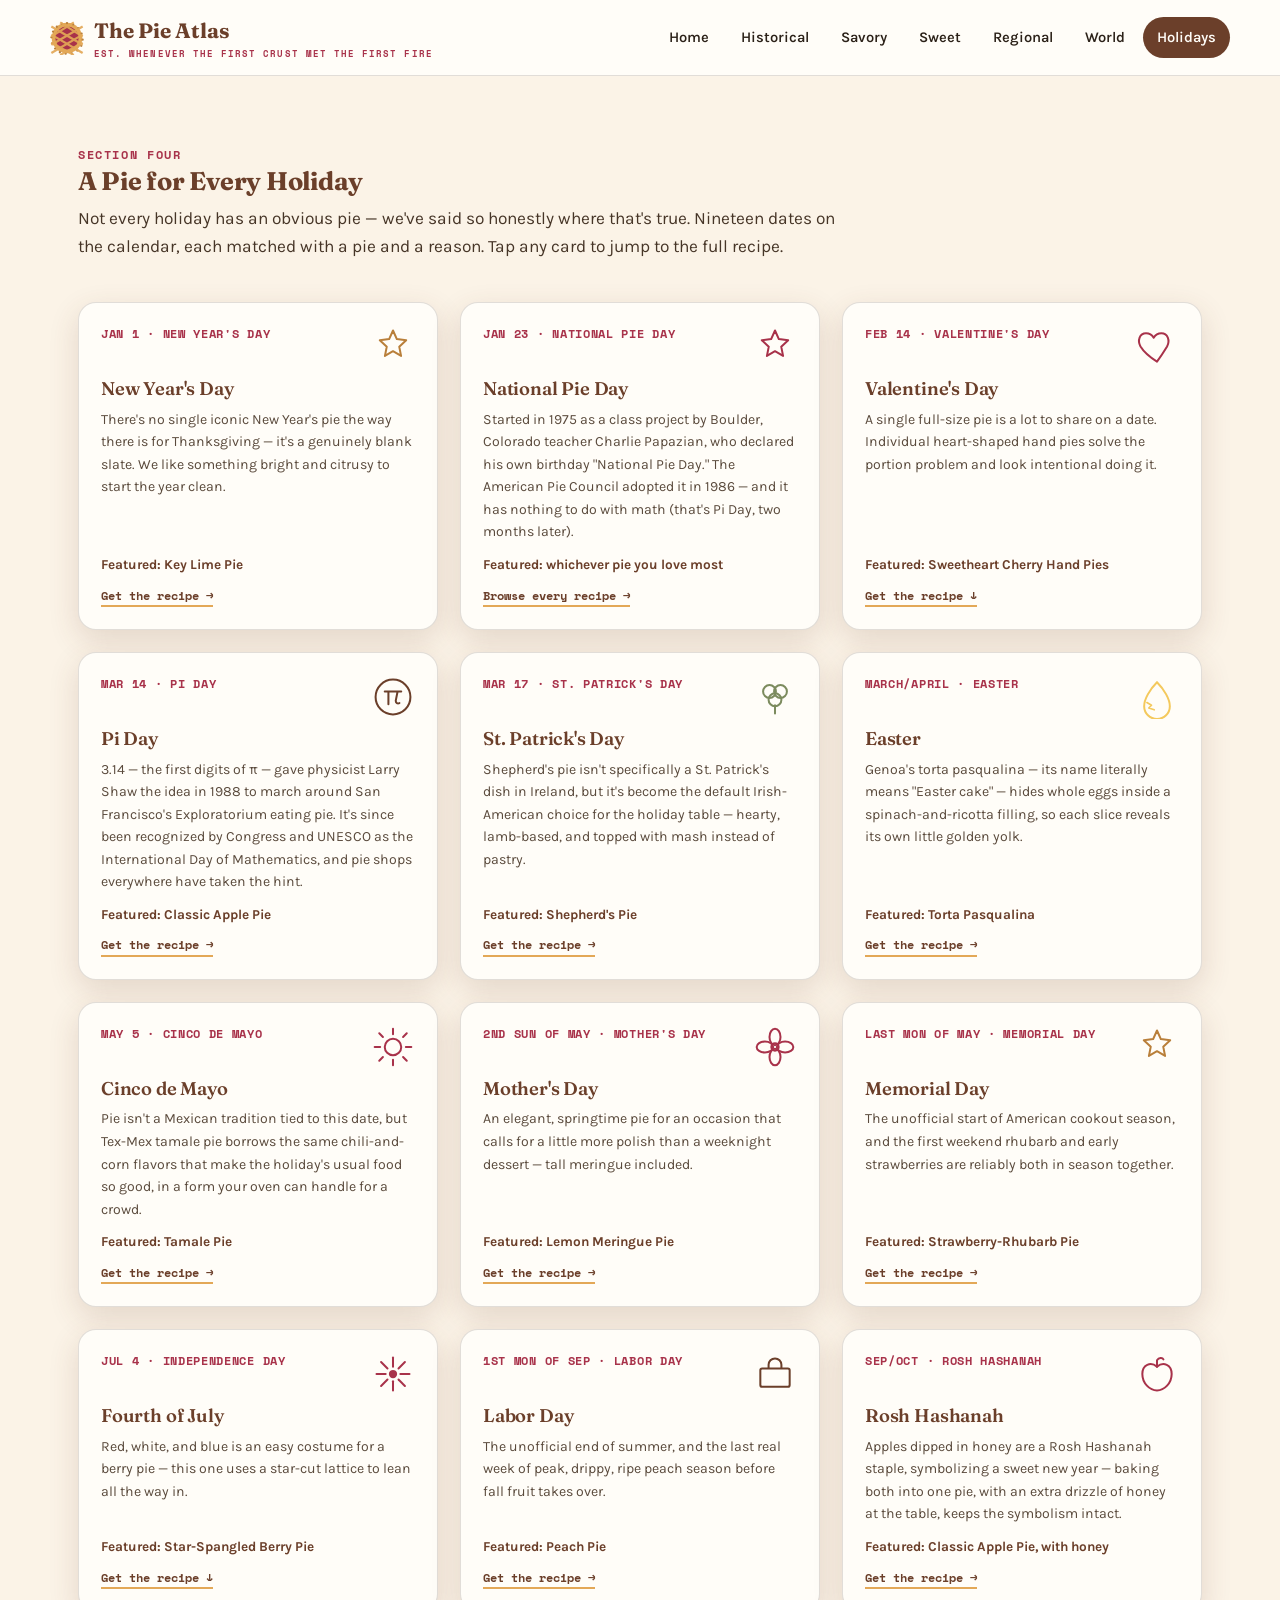
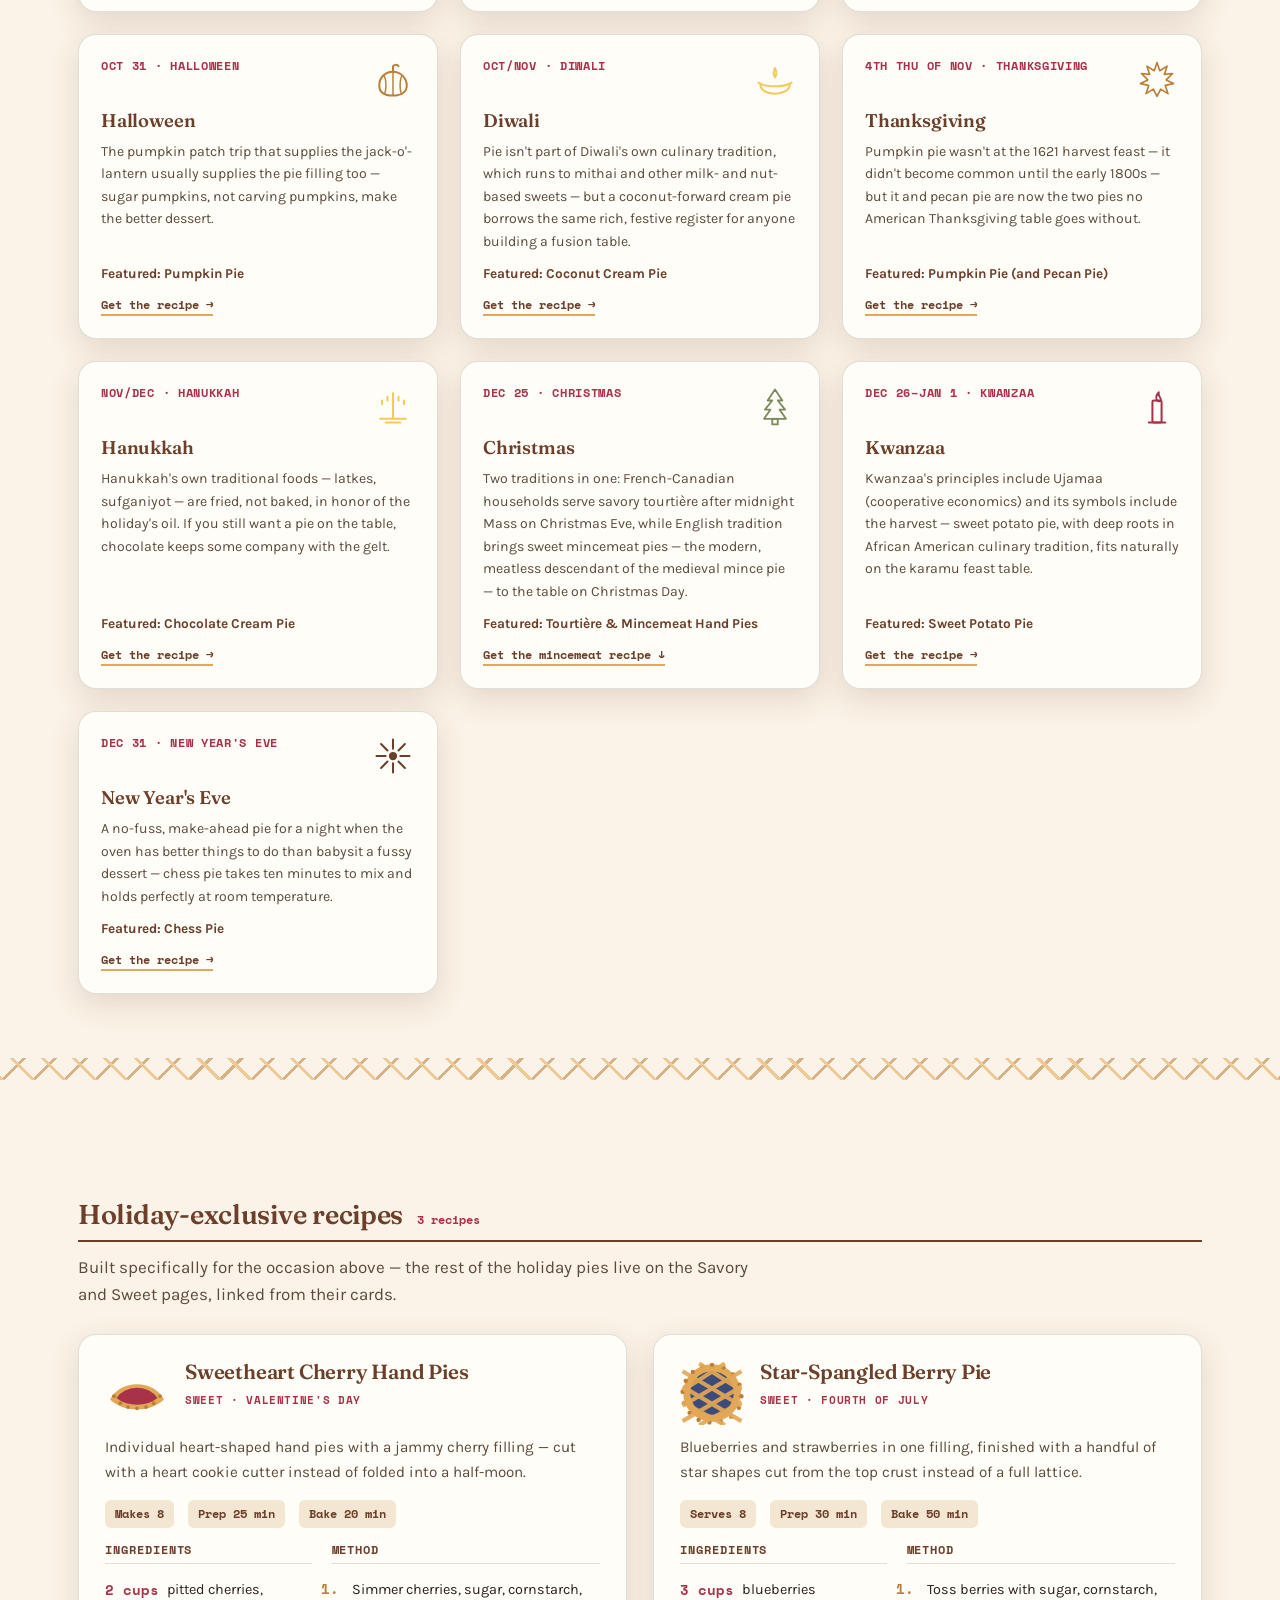
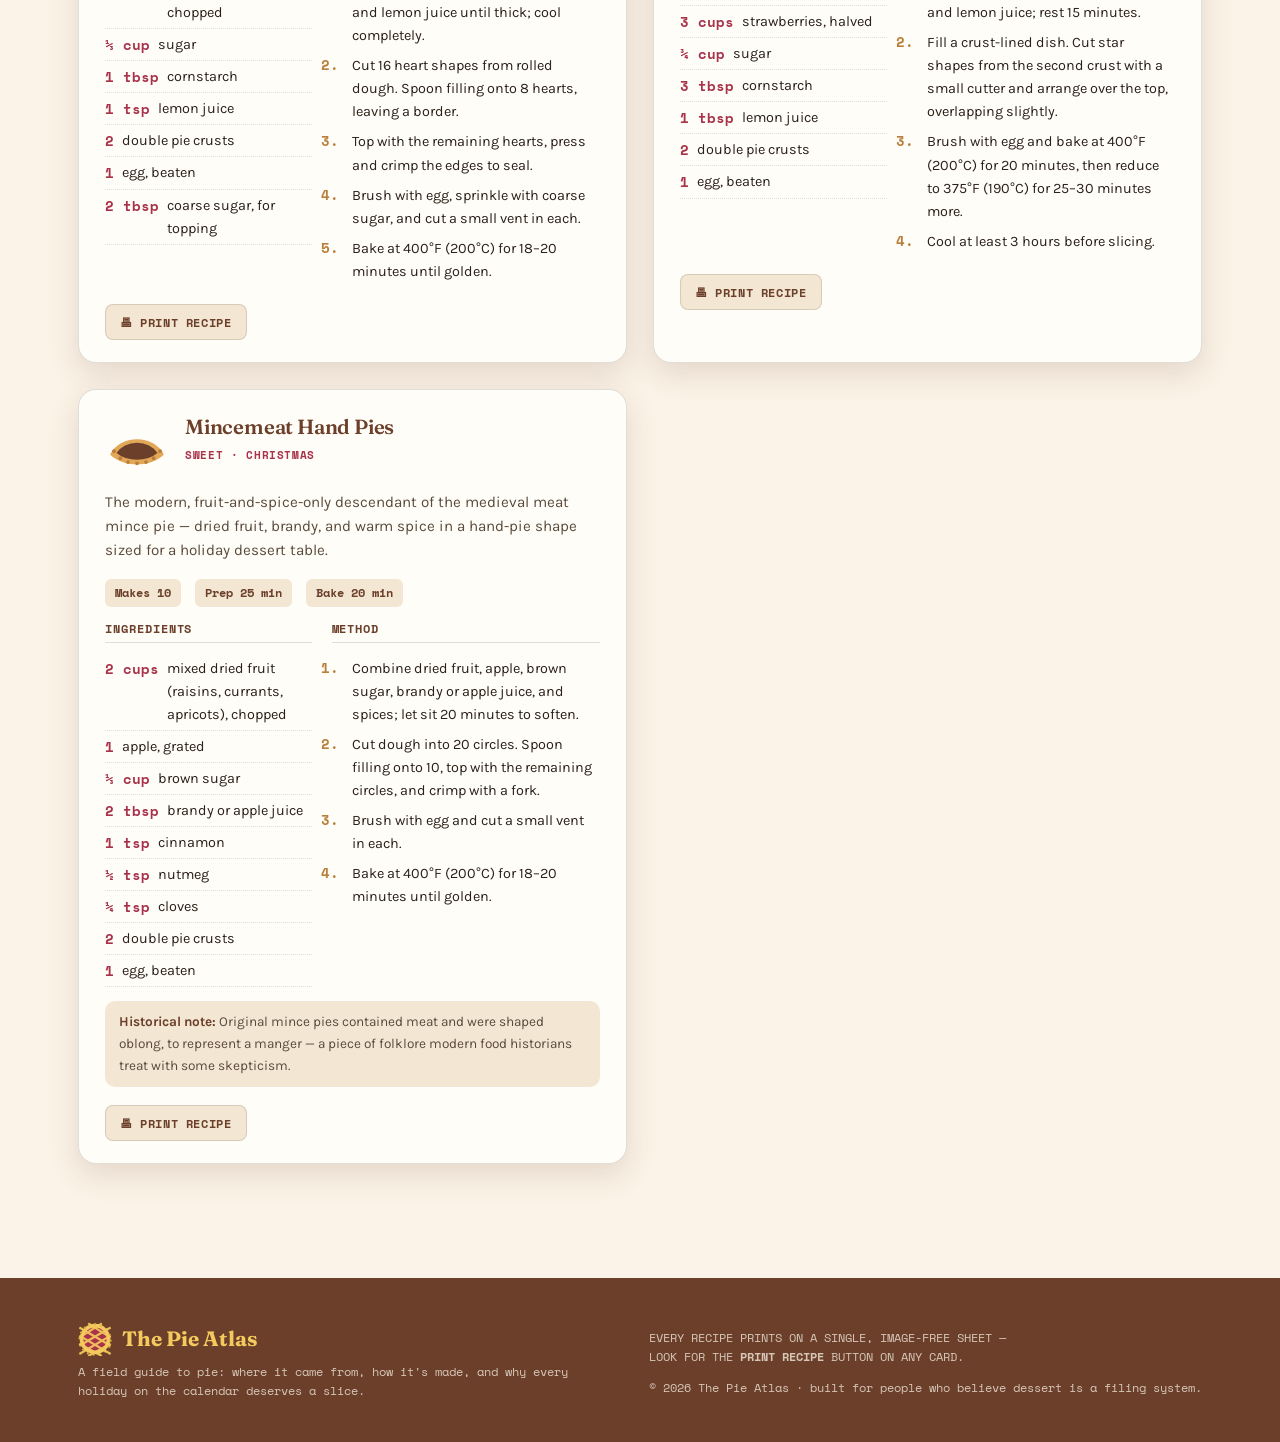
<file: holidays.html>
<!DOCTYPE html>
<html lang="en">
<head>
<meta charset="UTF-8">
<meta name="viewport" content="width=device-width, initial-scale=1.0">
<title>A Pie for Every Holiday — The Pie Atlas</title>
<meta name="description" content="A pie for every holiday on the calendar, from New Year's Day to New Year's Eve, with traditions and printable recipes.">
<link rel="icon" href="data:image/svg+xml,<svg xmlns=%22http://www.w3.org/2000/svg%22 viewBox=%220 0 100 100%22><circle cx=%2250%22 cy=%2250%22 r=%2245%22 fill=%22%23E3A857%22/><circle cx=%2250%22 cy=%2250%22 r=%2234%22 fill=%22%23A8324A%22/></svg>">
<link rel="stylesheet" href="css/style.css">
</head>
<body>
<header class="site-header">
  <div class="wrap nav-row">
    <a class="brand" href="index.html">
      <svg class="mark" viewBox="0 0 100 100"><use href="#pie-lattice" style="--crust:#E3A857;--crustdark:#B97F3A;--filling:#A8324A"/></svg>
      <span>The Pie Atlas<small>Est. whenever the first crust met the first fire</small></span>
    </a>
    <nav class="main-nav">
      <a href="index.html">Home</a>
      <a href="historical.html">Historical</a>
      <a href="savory.html">Savory</a>
      <a href="sweet.html">Sweet</a>
      <a href="regional.html">Regional</a>
      <a href="world.html">World</a>
      <a href="holidays.html" class="active">Holidays</a>
    </nav>
  </div>
</header>
<svg style="display:none" aria-hidden="true">
<defs>

<!-- ===== PIE GLYPHS (the site's signature illustrations) ===== -->

<symbol id="pie-lattice" viewBox="0 0 100 100">
  <clipPath id="clipL"><circle cx="50" cy="50" r="34"/></clipPath>
  <circle cx="50" cy="50" r="45" fill="var(--crust,#E3A857)"/>
  <g fill="var(--crustdark,#B97F3A)">
    <circle cx="50" cy="6" r="3.4"/><circle cx="68" cy="10" r="3.4"/><circle cx="83" cy="21" r="3.4"/>
    <circle cx="93" cy="37" r="3.4"/><circle cx="96" cy="55" r="3.4"/><circle cx="92" cy="73" r="3.4"/>
    <circle cx="80" cy="87" r="3.4"/><circle cx="64" cy="95" r="3.4"/><circle cx="46" cy="96" r="3.4"/>
    <circle cx="29" cy="92" r="3.4"/><circle cx="15" cy="81" r="3.4"/><circle cx="6" cy="66" r="3.4"/>
    <circle cx="4" cy="48" r="3.4"/><circle cx="9" cy="31" r="3.4"/><circle cx="20" cy="17" r="3.4"/><circle cx="35" cy="8" r="3.4"/>
  </g>
  <circle cx="50" cy="50" r="34" fill="var(--filling,#A8324A)"/>
  <g clip-path="url(#clipL)" stroke="var(--crust,#E3A857)" stroke-width="6.5" opacity=".92">
    <line x1="4" y1="16" x2="96" y2="70"/><line x1="4" y1="40" x2="96" y2="94"/>
    <line x1="4" y1="64" x2="70" y2="100"/><line x1="30" y1="4" x2="96" y2="46"/>
    <line x1="4" y1="70" x2="96" y2="16"/><line x1="4" y1="94" x2="96" y2="40"/>
    <line x1="4" y1="46" x2="70" y2="4"/><line x1="30" y1="100" x2="96" y2="64"/>
  </g>
</symbol>

<symbol id="pie-solid" viewBox="0 0 100 100">
  <circle cx="50" cy="50" r="45" fill="var(--crustdark,#B97F3A)"/>
  <g fill="var(--crust,#E3A857)">
    <circle cx="50" cy="6" r="3.4"/><circle cx="68" cy="10" r="3.4"/><circle cx="83" cy="21" r="3.4"/>
    <circle cx="93" cy="37" r="3.4"/><circle cx="96" cy="55" r="3.4"/><circle cx="92" cy="73" r="3.4"/>
    <circle cx="80" cy="87" r="3.4"/><circle cx="64" cy="95" r="3.4"/><circle cx="46" cy="96" r="3.4"/>
    <circle cx="29" cy="92" r="3.4"/><circle cx="15" cy="81" r="3.4"/><circle cx="6" cy="66" r="3.4"/>
    <circle cx="4" cy="48" r="3.4"/><circle cx="9" cy="31" r="3.4"/><circle cx="20" cy="17" r="3.4"/><circle cx="35" cy="8" r="3.4"/>
  </g>
  <circle cx="50" cy="50" r="34" fill="var(--crust,#E3A857)"/>
  <g stroke="var(--filling,#7C8B5E)" stroke-width="3.4" stroke-linecap="round" opacity=".85">
    <line x1="50" y1="26" x2="43" y2="52"/><line x1="50" y1="26" x2="50" y2="54"/><line x1="50" y1="26" x2="57" y2="52"/>
  </g>
</symbol>

<symbol id="pie-slice" viewBox="0 0 100 100">
  <path d="M50 92 L10 30 A46 46 0 0 1 90 30 Z" fill="var(--crust,#E3A857)"/>
  <path d="M50 78 L20 32 A38 38 0 0 1 80 32 Z" fill="var(--filling,#F4C95D)"/>
  <path d="M50 30 L34 33 A18 8 0 0 0 66 33 Z" fill="var(--topping,#FBF3E7)"/>
  <path d="M18 30 A46 46 0 0 1 82 30" fill="none" stroke="var(--crustdark,#B97F3A)" stroke-width="5" stroke-linecap="round"/>
</symbol>

<symbol id="pie-hand" viewBox="0 0 100 100">
  <path d="M8 60 A46 40 0 0 1 92 60 A50 34 0 0 1 8 60 Z" fill="var(--crust,#E3A857)"/>
  <path d="M18 58 A36 30 0 0 1 82 58 A40 26 0 0 1 18 58 Z" fill="var(--filling,#A8324A)"/>
  <g fill="var(--crustdark,#B97F3A)">
    <circle cx="14" cy="55" r="3"/><circle cx="24" cy="66" r="3"/><circle cx="36" cy="72" r="3"/>
    <circle cx="50" cy="74" r="3"/><circle cx="64" cy="72" r="3"/><circle cx="76" cy="66" r="3"/><circle cx="86" cy="55" r="3"/>
  </g>
</symbol>

<symbol id="pie-star" viewBox="0 0 100 100">
  <circle cx="50" cy="50" r="45" fill="var(--crust,#E3A857)"/>
  <circle cx="50" cy="50" r="34" fill="var(--filling,#C9A24A)"/>
  <g fill="var(--fish,#8A9BA8)" stroke="var(--crustdark,#B97F3A)" stroke-width="1.5">
    <path d="M50 50 L58 30 Q50 26 42 30 Z"/>
    <path d="M50 50 L70 42 Q72 50 68 58 Z"/>
    <path d="M50 50 L58 70 Q50 74 42 70 Z"/>
    <path d="M50 50 L30 58 Q28 50 32 42 Z"/>
  </g>
  <g fill="var(--crustdark,#B97F3A)">
    <circle cx="54" cy="31" r="1.5"/><circle cx="67" cy="45" r="1.5"/><circle cx="54" cy="69" r="1.5"/><circle cx="33" cy="55" r="1.5"/>
  </g>
</symbol>

<!-- ===== category marks (home tiles) ===== -->
<symbol id="mark-history" viewBox="0 0 48 48">
  <circle cx="24" cy="24" r="19" fill="none" stroke="currentColor" stroke-width="2.4"/>
  <path d="M24 13v11l8 6" fill="none" stroke="currentColor" stroke-width="2.4" stroke-linecap="round" stroke-linejoin="round"/>
</symbol>
<symbol id="mark-savory" viewBox="0 0 48 48">
  <path d="M14 10v14M18 10v14M14 24c0 2 4 2 4 0M16 24v14" fill="none" stroke="currentColor" stroke-width="2.2" stroke-linecap="round" stroke-linejoin="round"/>
  <path d="M34 10c-5 3-5 10 0 14v14" fill="none" stroke="currentColor" stroke-width="2.2" stroke-linecap="round" stroke-linejoin="round"/>
</symbol>
<symbol id="mark-sweet" viewBox="0 0 48 48">
  <path d="M8 30 A16 13 0 0 1 40 30 Z" fill="none" stroke="currentColor" stroke-width="2.4" stroke-linejoin="round"/>
  <path d="M8 30h32" stroke="currentColor" stroke-width="2.4"/>
  <circle cx="24" cy="12" r="3.4" fill="none" stroke="currentColor" stroke-width="2.2"/>
  <path d="M24 8V4" stroke="currentColor" stroke-width="2.2" stroke-linecap="round"/>
</symbol>
<symbol id="mark-holiday" viewBox="0 0 48 48">
  <path d="M24 6l4.2 9.4 10.2 1.2-7.6 7 2 10.1L24 28.6l-8.8 5.1 2-10.1-7.6-7 10.2-1.2z" fill="none" stroke="currentColor" stroke-width="2.2" stroke-linejoin="round"/>
</symbol>
<symbol id="mark-region" viewBox="0 0 48 48">
  <path d="M24 4C16 4 10 10 10 18c0 10 14 26 14 26s14-16 14-26c0-8-6-14-14-14z" fill="none" stroke="currentColor" stroke-width="2.4" stroke-linejoin="round"/>
  <circle cx="24" cy="18" r="5" fill="none" stroke="currentColor" stroke-width="2.4"/>
</symbol>
<symbol id="pie-canoe" viewBox="0 0 100 100">
  <path d="M10 50 Q50 20 90 50 Q50 62 10 50 Z" fill="var(--crust,#E3A857)"/>
  <path d="M24 50 Q50 34 76 50 Q50 56 24 50 Z" fill="var(--filling,#F3E7C9)"/>
  <g fill="var(--crustdark,#B97F3A)">
    <path d="M14 49 l4 -4 M22 46 l3 -4 M32 43 l3 -3 M50 41 l0 -4 M68 43 l-3 -3 M78 46 l-3 -4 M86 49 l-4 -4" stroke="var(--crustdark,#B97F3A)" stroke-width="2.5" stroke-linecap="round"/>
  </g>
</symbol>
<symbol id="pie-tart" viewBox="0 0 100 100">
  <circle cx="50" cy="50" r="42" fill="var(--crustdark,#B97F3A)"/>
  <circle cx="50" cy="50" r="42" fill="none" stroke="var(--crust,#E3A857)" stroke-width="6" stroke-dasharray="4 5"/>
  <circle cx="50" cy="50" r="33" fill="var(--filling,#E8C24E)"/>
  <circle cx="50" cy="50" r="12" fill="var(--center,#A8324A)"/>
</symbol>

<!-- ===== holiday line icons ===== -->
<symbol id="ic-star" viewBox="0 0 48 48"><path d="M24 6l4.2 9.4 10.2 1.2-7.6 7 2 10.1L24 28.6l-8.8 5.1 2-10.1-7.6-7 10.2-1.2z" fill="none" stroke="currentColor" stroke-width="2.2" stroke-linejoin="round"/></symbol>
<symbol id="ic-pi" viewBox="0 0 48 48"><circle cx="24" cy="24" r="19" fill="none" stroke="currentColor" stroke-width="2.2"/><path d="M15 18h18M19 18v14M29 18l-2 10c0 2.6 2 3.6 4 2.6" fill="none" stroke="currentColor" stroke-width="2.2" stroke-linecap="round" stroke-linejoin="round"/></symbol>
<symbol id="ic-heart" viewBox="0 0 48 48"><path d="M24 40s-13-8.4-18-16.6C2.4 17 5 9 12 9c4 0 7 2.4 8.4 4.8C21.8 11.4 24.8 9 28.8 9c7 0 9.6 8 6.2 14.4C30 31.6 24 40 24 40z" fill="none" stroke="currentColor" stroke-width="2.2" stroke-linejoin="round"/></symbol>
<symbol id="ic-shamrock" viewBox="0 0 48 48"><circle cx="18" cy="18" r="7" fill="none" stroke="currentColor" stroke-width="2.2"/><circle cx="30" cy="18" r="7" fill="none" stroke="currentColor" stroke-width="2.2"/><circle cx="24" cy="27" r="7" fill="none" stroke="currentColor" stroke-width="2.2"/><path d="M24 33v9" stroke="currentColor" stroke-width="2.2" stroke-linecap="round"/></symbol>
<symbol id="ic-egg" viewBox="0 0 48 48"><path d="M24 8c8 8 14 18.4 14 26a14 14 0 0 1-28 0c0-7.6 6-18 14-26z" fill="none" stroke="currentColor" stroke-width="2.2"/><path d="M13 30l5 3-3 3 6 2" fill="none" stroke="currentColor" stroke-width="1.8" stroke-linecap="round" stroke-linejoin="round"/></symbol>
<symbol id="ic-sun" viewBox="0 0 48 48"><circle cx="24" cy="24" r="9" fill="none" stroke="currentColor" stroke-width="2.2"/><g stroke="currentColor" stroke-width="2.2" stroke-linecap="round"><line x1="24" y1="4" x2="24" y2="10"/><line x1="24" y1="38" x2="24" y2="44"/><line x1="4" y1="24" x2="10" y2="24"/><line x1="38" y1="24" x2="44" y2="24"/><line x1="9" y1="9" x2="13" y2="13"/><line x1="35" y1="35" x2="39" y2="39"/><line x1="9" y1="39" x2="13" y2="35"/><line x1="35" y1="13" x2="39" y2="9"/></g></symbol>
<symbol id="ic-flower" viewBox="0 0 48 48"><g fill="none" stroke="currentColor" stroke-width="2.2"><ellipse cx="24" cy="13" rx="6" ry="9"/><ellipse cx="24" cy="35" rx="6" ry="9"/><ellipse cx="13" cy="24" rx="9" ry="6"/><ellipse cx="35" cy="24" rx="9" ry="6"/><circle cx="24" cy="24" r="4"/></g></symbol>
<symbol id="ic-flag" viewBox="0 0 48 48"><path d="M12 6v36" stroke="currentColor" stroke-width="2.2" stroke-linecap="round"/><path d="M12 8h26l-6 7 6 7H12" fill="none" stroke="currentColor" stroke-width="2.2" stroke-linejoin="round"/></symbol>
<symbol id="ic-fireworks" viewBox="0 0 48 48"><g stroke="currentColor" stroke-width="2.2" stroke-linecap="round"><line x1="24" y1="6" x2="24" y2="16"/><line x1="24" y1="32" x2="24" y2="42"/><line x1="6" y1="24" x2="16" y2="24"/><line x1="32" y1="24" x2="42" y2="24"/><line x1="11" y1="11" x2="18" y2="18"/><line x1="30" y1="30" x2="37" y2="37"/><line x1="11" y1="37" x2="18" y2="30"/><line x1="30" y1="18" x2="37" y2="11"/></g><circle cx="24" cy="24" r="4.5" fill="currentColor"/></symbol>
<symbol id="ic-tools" viewBox="0 0 48 48"><rect x="8" y="18" width="32" height="20" rx="2" fill="none" stroke="currentColor" stroke-width="2.2"/><path d="M17 18v-4a7 7 0 0 1 14 0v4" fill="none" stroke="currentColor" stroke-width="2.2"/></symbol>
<symbol id="ic-apple" viewBox="0 0 48 48"><path d="M24 16c7-6 16-2 16 8 0 10-8 18-16 18S8 34 8 24c0-10 9-14 16-8z" fill="none" stroke="currentColor" stroke-width="2.2"/><path d="M24 16V9M24 9c2-3 6-3 7-1" fill="none" stroke="currentColor" stroke-width="2.2" stroke-linecap="round"/></symbol>
<symbol id="ic-pumpkin" viewBox="0 0 48 48"><path d="M24 16c-9 0-15 7-15 15s6 11 15 11 15-4 15-11-6-15-15-15z" fill="none" stroke="currentColor" stroke-width="2.2"/><path d="M24 16v26M14 20c3 4 3 18 0 21M34 20c-3 4-3 18 0 21" fill="none" stroke="currentColor" stroke-width="1.6"/><path d="M24 16v-6M24 10c2-2 5-2 6 0" fill="none" stroke="currentColor" stroke-width="2.2" stroke-linecap="round"/></symbol>
<symbol id="ic-diya" viewBox="0 0 48 48"><path d="M8 30c0 6 7 10 16 10s16-4 16-10" fill="none" stroke="currentColor" stroke-width="2.2" stroke-linecap="round"/><path d="M6 28c4 3 10 4 18 4s14-1 18-4" fill="none" stroke="currentColor" stroke-width="2.2" stroke-linecap="round"/><path d="M24 22c-3-4-1-8 0-10 1 2 3 6 0 10z" fill="none" stroke="currentColor" stroke-width="2.2" stroke-linejoin="round"/></symbol>
<symbol id="ic-maple" viewBox="0 0 48 48"><path d="M24 6l3 9 8-5-3 9 9-1-7 7 8 4-9 2 3 9-8-5-4 8-4-8-8 5 3-9-9-2 8-4-7-7 9 1-3-9 8 5z" fill="none" stroke="currentColor" stroke-width="1.8" stroke-linejoin="round"/></symbol>
<symbol id="ic-menorah" viewBox="0 0 48 48"><g stroke="currentColor" stroke-width="2.2" stroke-linecap="round"><line x1="24" y1="18" x2="24" y2="38"/><line x1="10" y1="38" x2="38" y2="38"/><line x1="16" y1="42" x2="32" y2="42"/><path d="M24 10v8M18 14v4M12 18v4M30 14v4M36 18v4" fill="none"/></g></symbol>
<symbol id="ic-tree" viewBox="0 0 48 48"><path d="M24 6l8 12h-5l8 10h-6l7 10H12l7-10h-6l8-10h-5z" fill="none" stroke="currentColor" stroke-width="2" stroke-linejoin="round"/><rect x="21" y="38" width="6" height="6" fill="none" stroke="currentColor" stroke-width="2"/></symbol>
<symbol id="ic-candle" viewBox="0 0 48 48"><rect x="19" y="18" width="10" height="24" rx="1.5" fill="none" stroke="currentColor" stroke-width="2.2"/><path d="M24 18c-2-4 0-7 2-9-1 3 1 5 2 7 1 2-1 4-4 2z" fill="none" stroke="currentColor" stroke-width="2" stroke-linejoin="round"/><path d="M15 42h18" stroke="currentColor" stroke-width="2.2" stroke-linecap="round"/></symbol>
<symbol id="ic-gift" viewBox="0 0 48 48"><rect x="8" y="18" width="32" height="22" rx="1.5" fill="none" stroke="currentColor" stroke-width="2.2"/><path d="M8 26h32" stroke="currentColor" stroke-width="2.2"/><path d="M24 18v22" stroke="currentColor" stroke-width="2.2"/><path d="M24 18c-2-8-12-8-12-2 0 3 5 2 12 2zM24 18c2-8 12-8 12-2 0 3-5 2-12 2z" fill="none" stroke="currentColor" stroke-width="2"/></symbol>
<symbol id="ic-clock" viewBox="0 0 48 48"><circle cx="24" cy="24" r="19" fill="none" stroke="currentColor" stroke-width="2.2"/><path d="M24 13v11l8 5" fill="none" stroke="currentColor" stroke-width="2.2" stroke-linecap="round" stroke-linejoin="round"/></symbol>

</defs>
</svg>
<section class="section" style="padding-bottom:0">
  <div class="wrap">
    <span class="eyebrow">Section four</span>
    <h1>A Pie for Every Holiday</h1>
    <p class="prose narrow" style="font-size:1.08rem;color:#463527">Not every holiday has an obvious pie — we've said so honestly where that's true. Nineteen dates on the calendar, each matched with a pie and a reason. Tap any card to jump to the full recipe.</p>
  </div>
</section>

<section class="section" style="padding-top:24px">
  <div class="wrap">
    <div class="holiday-grid">

      <div class="holiday-card" id="new-years-day">
        <div class="icon-row"><span class="date">Jan 1 · New Year's Day</span><svg viewBox="0 0 48 48" style="color:var(--crust-dark)"><use href="#ic-star"/></svg></div>
        <h3>New Year's Day</h3>
        <p>There's no single iconic New Year's pie the way there is for Thanksgiving — it's a genuinely blank slate. We like something bright and citrusy to start the year clean.</p>
        <span class="pie-of">Featured: Key Lime Pie</span>
        <a class="go" href="sweet.html#key-lime-pie">Get the recipe →</a>
      </div>

      <div class="holiday-card" id="national-pie-day">
        <div class="icon-row"><span class="date">Jan 23 · National Pie Day</span><svg viewBox="0 0 48 48" style="color:var(--cherry)"><use href="#mark-holiday"/></svg></div>
        <h3>National Pie Day</h3>
        <p>Started in 1975 as a class project by Boulder, Colorado teacher Charlie Papazian, who declared his own birthday "National Pie Day." The American Pie Council adopted it in 1986 — and it has nothing to do with math (that's Pi Day, two months later).</p>
        <span class="pie-of">Featured: whichever pie you love most</span>
        <a class="go" href="index.html">Browse every recipe →</a>
      </div>

      <div class="holiday-card" id="valentines-day">
        <div class="icon-row"><span class="date">Feb 14 · Valentine's Day</span><svg viewBox="0 0 48 48" style="color:var(--cherry)"><use href="#ic-heart"/></svg></div>
        <h3>Valentine's Day</h3>
        <p>A single full-size pie is a lot to share on a date. Individual heart-shaped hand pies solve the portion problem and look intentional doing it.</p>
        <span class="pie-of">Featured: Sweetheart Cherry Hand Pies</span>
        <a class="go" href="#sweetheart-cherry-hand-pies">Get the recipe ↓</a>
      </div>

      <div class="holiday-card" id="pi-day">
        <div class="icon-row"><span class="date">Mar 14 · Pi Day</span><svg viewBox="0 0 48 48" style="color:var(--crumb)"><use href="#ic-pi"/></svg></div>
        <h3>Pi Day</h3>
        <p>3.14 — the first digits of π — gave physicist Larry Shaw the idea in 1988 to march around San Francisco's Exploratorium eating pie. It's since been recognized by Congress and UNESCO as the International Day of Mathematics, and pie shops everywhere have taken the hint.</p>
        <span class="pie-of">Featured: Classic Apple Pie</span>
        <a class="go" href="sweet.html#apple-pie">Get the recipe →</a>
      </div>

      <div class="holiday-card" id="st-patricks-day">
        <div class="icon-row"><span class="date">Mar 17 · St. Patrick's Day</span><svg viewBox="0 0 48 48" style="color:var(--sage)"><use href="#ic-shamrock"/></svg></div>
        <h3>St. Patrick's Day</h3>
        <p>Shepherd's pie isn't specifically a St. Patrick's dish in Ireland, but it's become the default Irish-American choice for the holiday table — hearty, lamb-based, and topped with mash instead of pastry.</p>
        <span class="pie-of">Featured: Shepherd's Pie</span>
        <a class="go" href="savory.html#shepherds-pie">Get the recipe →</a>
      </div>

      <div class="holiday-card" id="easter">
        <div class="icon-row"><span class="date">March/April · Easter</span><svg viewBox="0 0 48 48" style="color:var(--butter)"><use href="#ic-egg"/></svg></div>
        <h3>Easter</h3>
        <p>Genoa's torta pasqualina — its name literally means "Easter cake" — hides whole eggs inside a spinach-and-ricotta filling, so each slice reveals its own little golden yolk.</p>
        <span class="pie-of">Featured: Torta Pasqualina</span>
        <a class="go" href="savory.html#torta-pasqualina">Get the recipe →</a>
      </div>

      <div class="holiday-card" id="cinco-de-mayo">
        <div class="icon-row"><span class="date">May 5 · Cinco de Mayo</span><svg viewBox="0 0 48 48" style="color:var(--cherry)"><use href="#ic-sun"/></svg></div>
        <h3>Cinco de Mayo</h3>
        <p>Pie isn't a Mexican tradition tied to this date, but Tex-Mex tamale pie borrows the same chili-and-corn flavors that make the holiday's usual food so good, in a form your oven can handle for a crowd.</p>
        <span class="pie-of">Featured: Tamale Pie</span>
        <a class="go" href="savory.html#tamale-pie">Get the recipe →</a>
      </div>

      <div class="holiday-card" id="mothers-day">
        <div class="icon-row"><span class="date">2nd Sun of May · Mother's Day</span><svg viewBox="0 0 48 48" style="color:var(--cherry)"><use href="#ic-flower"/></svg></div>
        <h3>Mother's Day</h3>
        <p>An elegant, springtime pie for an occasion that calls for a little more polish than a weeknight dessert — tall meringue included.</p>
        <span class="pie-of">Featured: Lemon Meringue Pie</span>
        <a class="go" href="sweet.html#lemon-meringue-pie">Get the recipe →</a>
      </div>

      <div class="holiday-card" id="memorial-day">
        <div class="icon-row"><span class="date">Last Mon of May · Memorial Day</span><svg viewBox="0 0 48 48" style="color:var(--crust-dark)"><use href="#ic-star"/></svg></div>
        <h3>Memorial Day</h3>
        <p>The unofficial start of American cookout season, and the first weekend rhubarb and early strawberries are reliably both in season together.</p>
        <span class="pie-of">Featured: Strawberry-Rhubarb Pie</span>
        <a class="go" href="sweet.html#strawberry-rhubarb-pie">Get the recipe →</a>
      </div>

      <div class="holiday-card" id="fourth-of-july">
        <div class="icon-row"><span class="date">Jul 4 · Independence Day</span><svg viewBox="0 0 48 48" style="color:var(--cherry)"><use href="#ic-fireworks"/></svg></div>
        <h3>Fourth of July</h3>
        <p>Red, white, and blue is an easy costume for a berry pie — this one uses a star-cut lattice to lean all the way in.</p>
        <span class="pie-of">Featured: Star-Spangled Berry Pie</span>
        <a class="go" href="#star-spangled-berry-pie">Get the recipe ↓</a>
      </div>

      <div class="holiday-card" id="labor-day">
        <div class="icon-row"><span class="date">1st Mon of Sep · Labor Day</span><svg viewBox="0 0 48 48" style="color:var(--crumb)"><use href="#ic-tools"/></svg></div>
        <h3>Labor Day</h3>
        <p>The unofficial end of summer, and the last real week of peak, drippy, ripe peach season before fall fruit takes over.</p>
        <span class="pie-of">Featured: Peach Pie</span>
        <a class="go" href="sweet.html#peach-pie">Get the recipe →</a>
      </div>

      <div class="holiday-card" id="rosh-hashanah">
        <div class="icon-row"><span class="date">Sep/Oct · Rosh Hashanah</span><svg viewBox="0 0 48 48" style="color:var(--cherry)"><use href="#ic-apple"/></svg></div>
        <h3>Rosh Hashanah</h3>
        <p>Apples dipped in honey are a Rosh Hashanah staple, symbolizing a sweet new year — baking both into one pie, with an extra drizzle of honey at the table, keeps the symbolism intact.</p>
        <span class="pie-of">Featured: Classic Apple Pie, with honey</span>
        <a class="go" href="sweet.html#apple-pie">Get the recipe →</a>
      </div>

      <div class="holiday-card" id="halloween">
        <div class="icon-row"><span class="date">Oct 31 · Halloween</span><svg viewBox="0 0 48 48" style="color:var(--crust-dark)"><use href="#ic-pumpkin"/></svg></div>
        <h3>Halloween</h3>
        <p>The pumpkin patch trip that supplies the jack-o'-lantern usually supplies the pie filling too — sugar pumpkins, not carving pumpkins, make the better dessert.</p>
        <span class="pie-of">Featured: Pumpkin Pie</span>
        <a class="go" href="sweet.html#pumpkin-pie">Get the recipe →</a>
      </div>

      <div class="holiday-card" id="diwali">
        <div class="icon-row"><span class="date">Oct/Nov · Diwali</span><svg viewBox="0 0 48 48" style="color:var(--butter)"><use href="#ic-diya"/></svg></div>
        <h3>Diwali</h3>
        <p>Pie isn't part of Diwali's own culinary tradition, which runs to mithai and other milk- and nut-based sweets — but a coconut-forward cream pie borrows the same rich, festive register for anyone building a fusion table.</p>
        <span class="pie-of">Featured: Coconut Cream Pie</span>
        <a class="go" href="sweet.html#coconut-cream-pie">Get the recipe →</a>
      </div>

      <div class="holiday-card" id="thanksgiving">
        <div class="icon-row"><span class="date">4th Thu of Nov · Thanksgiving</span><svg viewBox="0 0 48 48" style="color:var(--crust-dark)"><use href="#ic-maple"/></svg></div>
        <h3>Thanksgiving</h3>
        <p>Pumpkin pie wasn't at the 1621 harvest feast — it didn't become common until the early 1800s — but it and pecan pie are now the two pies no American Thanksgiving table goes without.</p>
        <span class="pie-of">Featured: Pumpkin Pie (and Pecan Pie)</span>
        <a class="go" href="sweet.html#pumpkin-pie">Get the recipe →</a>
      </div>

      <div class="holiday-card" id="hanukkah">
        <div class="icon-row"><span class="date">Nov/Dec · Hanukkah</span><svg viewBox="0 0 48 48" style="color:var(--butter)"><use href="#ic-menorah"/></svg></div>
        <h3>Hanukkah</h3>
        <p>Hanukkah's own traditional foods — latkes, sufganiyot — are fried, not baked, in honor of the holiday's oil. If you still want a pie on the table, chocolate keeps some company with the gelt.</p>
        <span class="pie-of">Featured: Chocolate Cream Pie</span>
        <a class="go" href="sweet.html#chocolate-cream-pie">Get the recipe →</a>
      </div>

      <div class="holiday-card" id="christmas">
        <div class="icon-row"><span class="date">Dec 25 · Christmas</span><svg viewBox="0 0 48 48" style="color:var(--sage)"><use href="#ic-tree"/></svg></div>
        <h3>Christmas</h3>
        <p>Two traditions in one: French-Canadian households serve savory tourtière after midnight Mass on Christmas Eve, while English tradition brings sweet mincemeat pies — the modern, meatless descendant of the medieval mince pie — to the table on Christmas Day.</p>
        <span class="pie-of">Featured: Tourtière &amp; Mincemeat Hand Pies</span>
        <a class="go" href="#mincemeat-hand-pies">Get the mincemeat recipe ↓</a>
      </div>

      <div class="holiday-card" id="kwanzaa">
        <div class="icon-row"><span class="date">Dec 26–Jan 1 · Kwanzaa</span><svg viewBox="0 0 48 48" style="color:var(--cherry)"><use href="#ic-candle"/></svg></div>
        <h3>Kwanzaa</h3>
        <p>Kwanzaa's principles include Ujamaa (cooperative economics) and its symbols include the harvest — sweet potato pie, with deep roots in African American culinary tradition, fits naturally on the karamu feast table.</p>
        <span class="pie-of">Featured: Sweet Potato Pie</span>
        <a class="go" href="sweet.html#sweet-potato-pie">Get the recipe →</a>
      </div>

      <div class="holiday-card" id="new-years-eve">
        <div class="icon-row"><span class="date">Dec 31 · New Year's Eve</span><svg viewBox="0 0 48 48" style="color:var(--crumb)"><use href="#ic-fireworks"/></svg></div>
        <h3>New Year's Eve</h3>
        <p>A no-fuss, make-ahead pie for a night when the oven has better things to do than babysit a fussy dessert — chess pie takes ten minutes to mix and holds perfectly at room temperature.</p>
        <span class="pie-of">Featured: Chess Pie</span>
        <a class="go" href="sweet.html#chess-pie">Get the recipe →</a>
      </div>

    </div>
  </div>
</section>

<div class="lattice-divider"></div>

<section class="section">
  <div class="wrap">
    <div class="subsection-head"><h2>Holiday-exclusive recipes</h2><span class="tally">3 recipes</span></div>
    <p class="subsection-blurb">Built specifically for the occasion above — the rest of the holiday pies live on the Savory and Sweet pages, linked from their cards.</p>
    <div class="recipe-grid">

      <article class="recipe-card" id="sweetheart-cherry-hand-pies">
        <div class="recipe-top">
          <svg class="recipe-icon" viewBox="0 0 100 100" style="--crust:#E3A857;--crustdark:#B97F3A;--filling:#A8324A"><use href="#pie-hand"/></svg>
          <div class="recipe-title-wrap"><h3>Sweetheart Cherry Hand Pies</h3><span class="recipe-tag sweet">Sweet · Valentine's Day</span></div>
        </div>
        <p class="recipe-blurb">Individual heart-shaped hand pies with a jammy cherry filling — cut with a heart cookie cutter instead of folded into a half-moon.</p>
        <div class="meta-row"><span class="m">Makes 8</span><span class="m">Prep 25 min</span><span class="m">Bake 20 min</span></div>
        <div class="recipe-body">
          <div><h4>Ingredients</h4>
            <ul class="ingredients">
              <li><span class="amt">2 cups</span> pitted cherries, chopped</li>
              <li><span class="amt">⅓ cup</span> sugar</li>
              <li><span class="amt">1 tbsp</span> cornstarch</li>
              <li><span class="amt">1 tsp</span> lemon juice</li>
              <li><span class="amt">2</span> double pie crusts</li>
              <li><span class="amt">1</span> egg, beaten</li>
              <li><span class="amt">2 tbsp</span> coarse sugar, for topping</li>
            </ul>
          </div>
          <div><h4>Method</h4>
            <ol class="steps">
              <li>Simmer cherries, sugar, cornstarch, and lemon juice until thick; cool completely.</li>
              <li>Cut 16 heart shapes from rolled dough. Spoon filling onto 8 hearts, leaving a border.</li>
              <li>Top with the remaining hearts, press and crimp the edges to seal.</li>
              <li>Brush with egg, sprinkle with coarse sugar, and cut a small vent in each.</li>
              <li>Bake at 400°F (200°C) for 18–20 minutes until golden.</li>
            </ol>
          </div>
        </div>
        <div class="card-actions"><button class="print-btn" onclick="printRecipe('sweetheart-cherry-hand-pies')">🖶 Print recipe</button></div>
      </article>

      <article class="recipe-card" id="star-spangled-berry-pie">
        <div class="recipe-top">
          <svg class="recipe-icon" viewBox="0 0 100 100" style="--crust:#E3A857;--crustdark:#B97F3A;--filling:#3D4A7A"><use href="#pie-lattice"/></svg>
          <div class="recipe-title-wrap"><h3>Star-Spangled Berry Pie</h3><span class="recipe-tag sweet">Sweet · Fourth of July</span></div>
        </div>
        <p class="recipe-blurb">Blueberries and strawberries in one filling, finished with a handful of star shapes cut from the top crust instead of a full lattice.</p>
        <div class="meta-row"><span class="m">Serves 8</span><span class="m">Prep 30 min</span><span class="m">Bake 50 min</span></div>
        <div class="recipe-body">
          <div><h4>Ingredients</h4>
            <ul class="ingredients">
              <li><span class="amt">3 cups</span> blueberries</li>
              <li><span class="amt">3 cups</span> strawberries, halved</li>
              <li><span class="amt">¾ cup</span> sugar</li>
              <li><span class="amt">3 tbsp</span> cornstarch</li>
              <li><span class="amt">1 tbsp</span> lemon juice</li>
              <li><span class="amt">2</span> double pie crusts</li>
              <li><span class="amt">1</span> egg, beaten</li>
            </ul>
          </div>
          <div><h4>Method</h4>
            <ol class="steps">
              <li>Toss berries with sugar, cornstarch, and lemon juice; rest 15 minutes.</li>
              <li>Fill a crust-lined dish. Cut star shapes from the second crust with a small cutter and arrange over the top, overlapping slightly.</li>
              <li>Brush with egg and bake at 400°F (200°C) for 20 minutes, then reduce to 375°F (190°C) for 25–30 minutes more.</li>
              <li>Cool at least 3 hours before slicing.</li>
            </ol>
          </div>
        </div>
        <div class="card-actions"><button class="print-btn" onclick="printRecipe('star-spangled-berry-pie')">🖶 Print recipe</button></div>
      </article>

      <article class="recipe-card" id="mincemeat-hand-pies">
        <div class="recipe-top">
          <svg class="recipe-icon" viewBox="0 0 100 100" style="--crust:#E3A857;--crustdark:#B97F3A;--filling:#6B3F2A"><use href="#pie-hand"/></svg>
          <div class="recipe-title-wrap"><h3>Mincemeat Hand Pies</h3><span class="recipe-tag sweet">Sweet · Christmas</span></div>
        </div>
        <p class="recipe-blurb">The modern, fruit-and-spice-only descendant of the medieval meat mince pie — dried fruit, brandy, and warm spice in a hand-pie shape sized for a holiday dessert table.</p>
        <div class="meta-row"><span class="m">Makes 10</span><span class="m">Prep 25 min</span><span class="m">Bake 20 min</span></div>
        <div class="recipe-body">
          <div><h4>Ingredients</h4>
            <ul class="ingredients">
              <li><span class="amt">2 cups</span> mixed dried fruit (raisins, currants, apricots), chopped</li>
              <li><span class="amt">1</span> apple, grated</li>
              <li><span class="amt">⅓ cup</span> brown sugar</li>
              <li><span class="amt">2 tbsp</span> brandy or apple juice</li>
              <li><span class="amt">1 tsp</span> cinnamon</li>
              <li><span class="amt">½ tsp</span> nutmeg</li>
              <li><span class="amt">¼ tsp</span> cloves</li>
              <li><span class="amt">2</span> double pie crusts</li>
              <li><span class="amt">1</span> egg, beaten</li>
            </ul>
          </div>
          <div><h4>Method</h4>
            <ol class="steps">
              <li>Combine dried fruit, apple, brown sugar, brandy or apple juice, and spices; let sit 20 minutes to soften.</li>
              <li>Cut dough into 20 circles. Spoon filling onto 10, top with the remaining circles, and crimp with a fork.</li>
              <li>Brush with egg and cut a small vent in each.</li>
              <li>Bake at 400°F (200°C) for 18–20 minutes until golden.</li>
            </ol>
          </div>
        </div>
        <p class="recipe-note"><b>Historical note:</b> Original mince pies contained meat and were shaped oblong, to represent a manger — a piece of folklore modern food historians treat with some skepticism.</p>
        <div class="card-actions"><button class="print-btn" onclick="printRecipe('mincemeat-hand-pies')">🖶 Print recipe</button></div>
      </article>

    </div>
  </div>
</section>
<footer>
  <div class="wrap">
    <div>
      <div class="brand" style="color:var(--butter)">
        <svg class="mark" viewBox="0 0 100 100"><use href="#pie-lattice" style="--crust:#F4C95D;--crustdark:#D9A93C;--filling:#A8324A"/></svg>
        The Pie Atlas
      </div>
      <p class="fine">A field guide to pie: where it came from, how it's made, and why every<br>holiday on the calendar deserves a slice.</p>
    </div>
    <div>
      <p class="fine">EVERY RECIPE PRINTS ON A SINGLE, IMAGE-FREE SHEET —<br>LOOK FOR THE <strong>PRINT RECIPE</strong> BUTTON ON ANY CARD.</p>
      <p class="fine">&copy; <span id="year"></span> The Pie Atlas · built for people who believe dessert is a filing system.</p>
    </div>
  </div>
</footer>
<script src="js/main.js"></script>
</body>
</html>
</file>
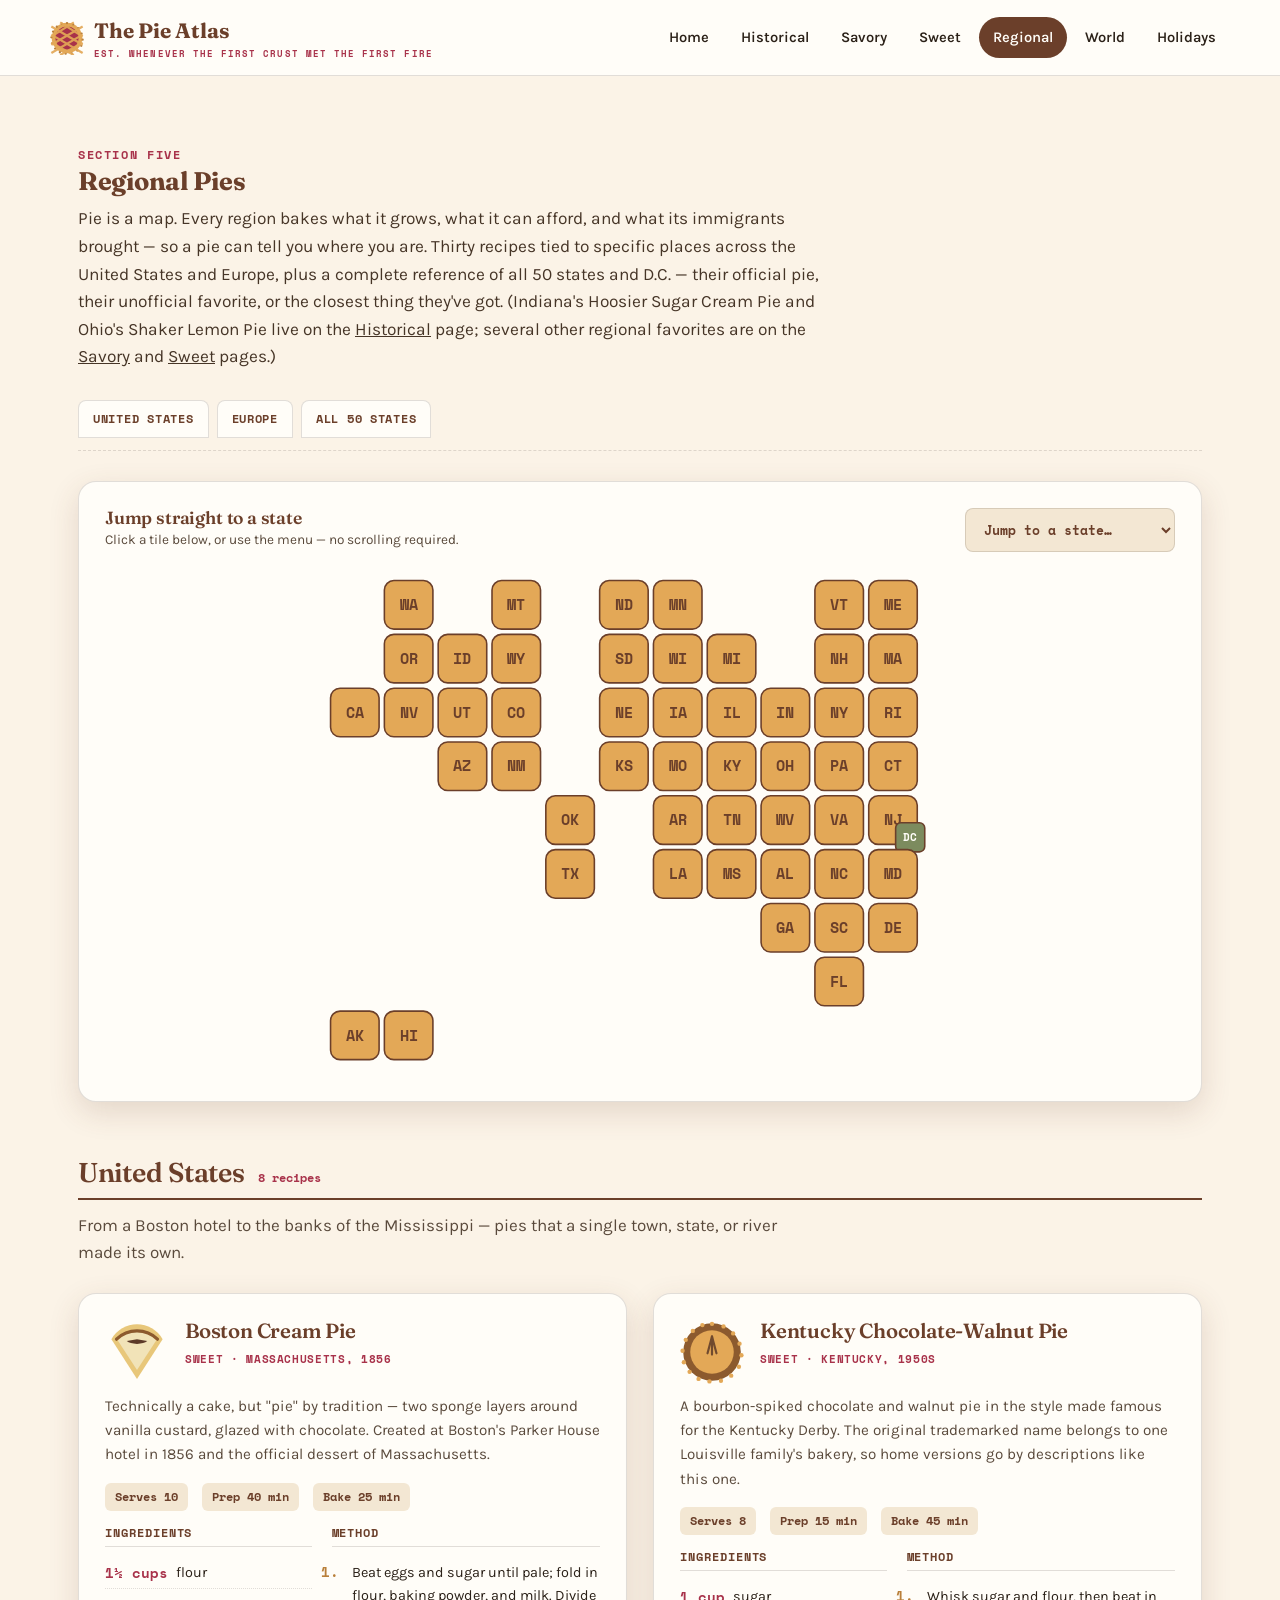
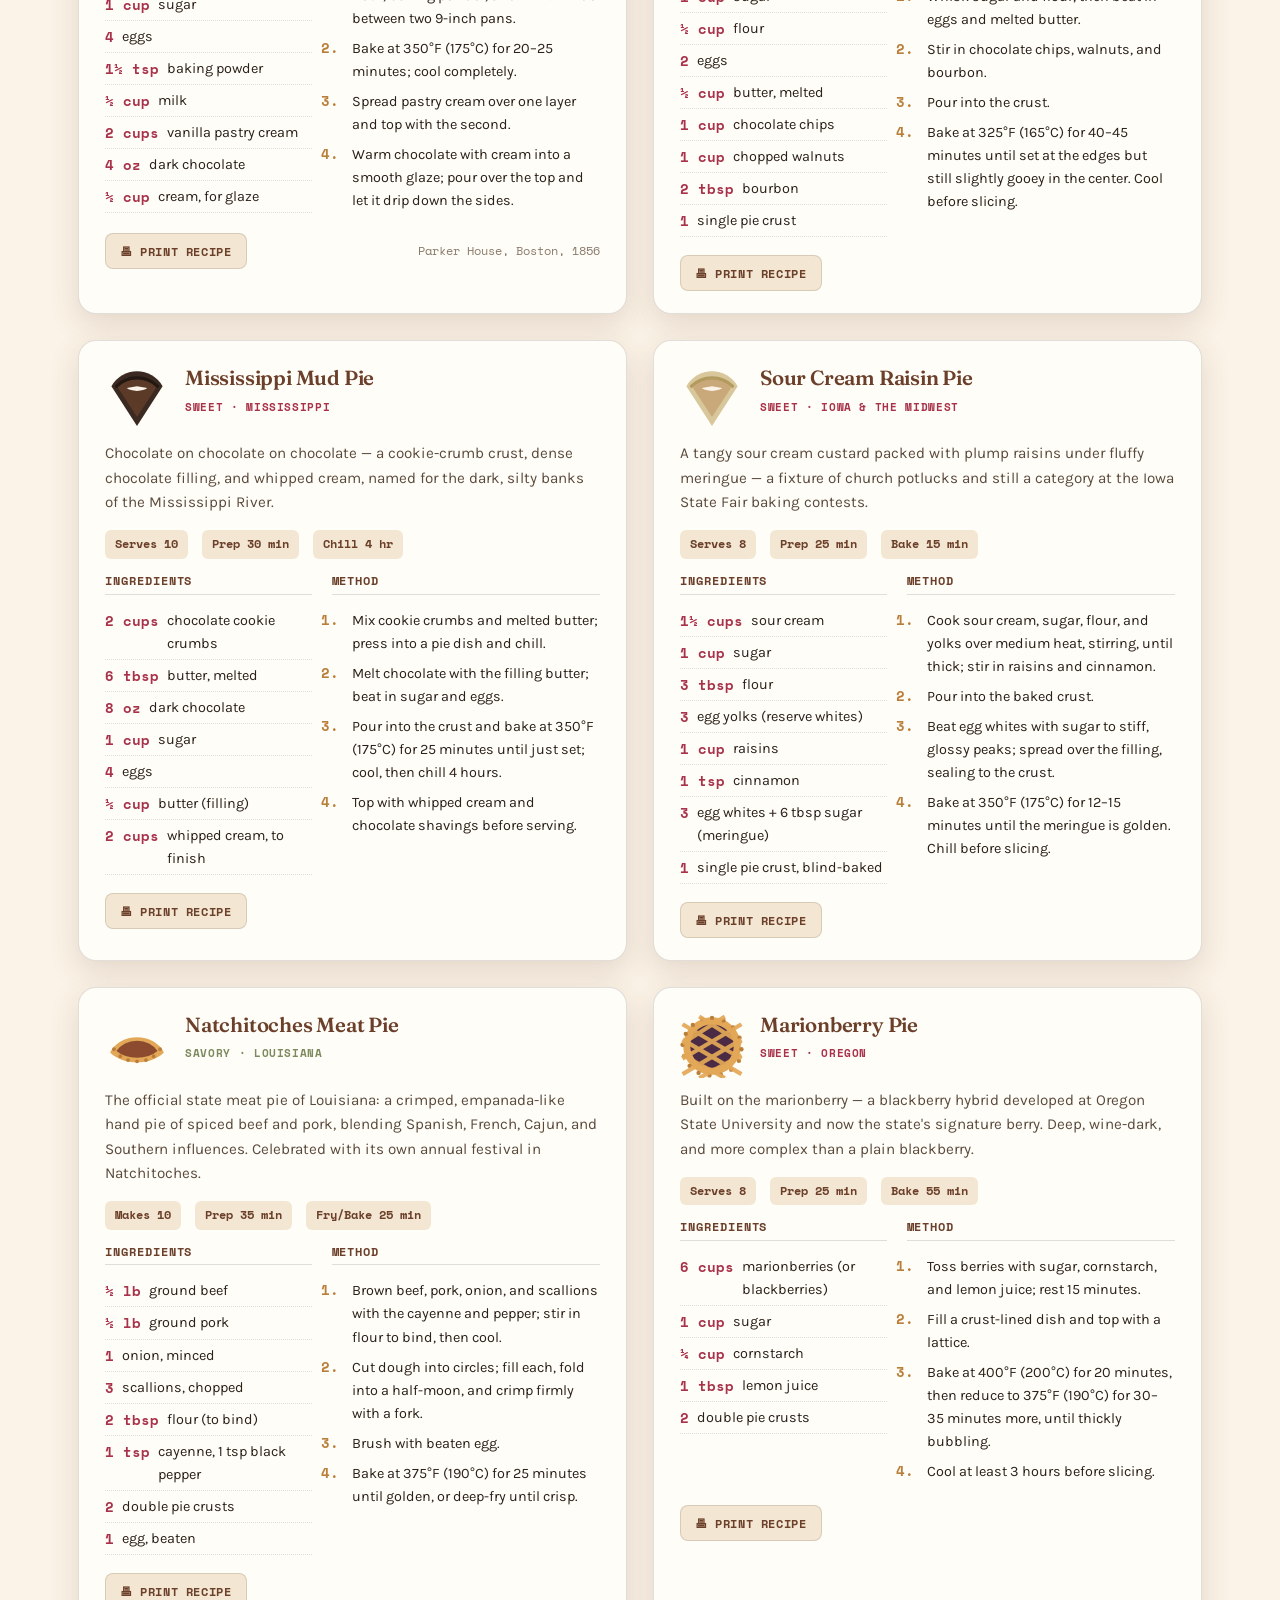
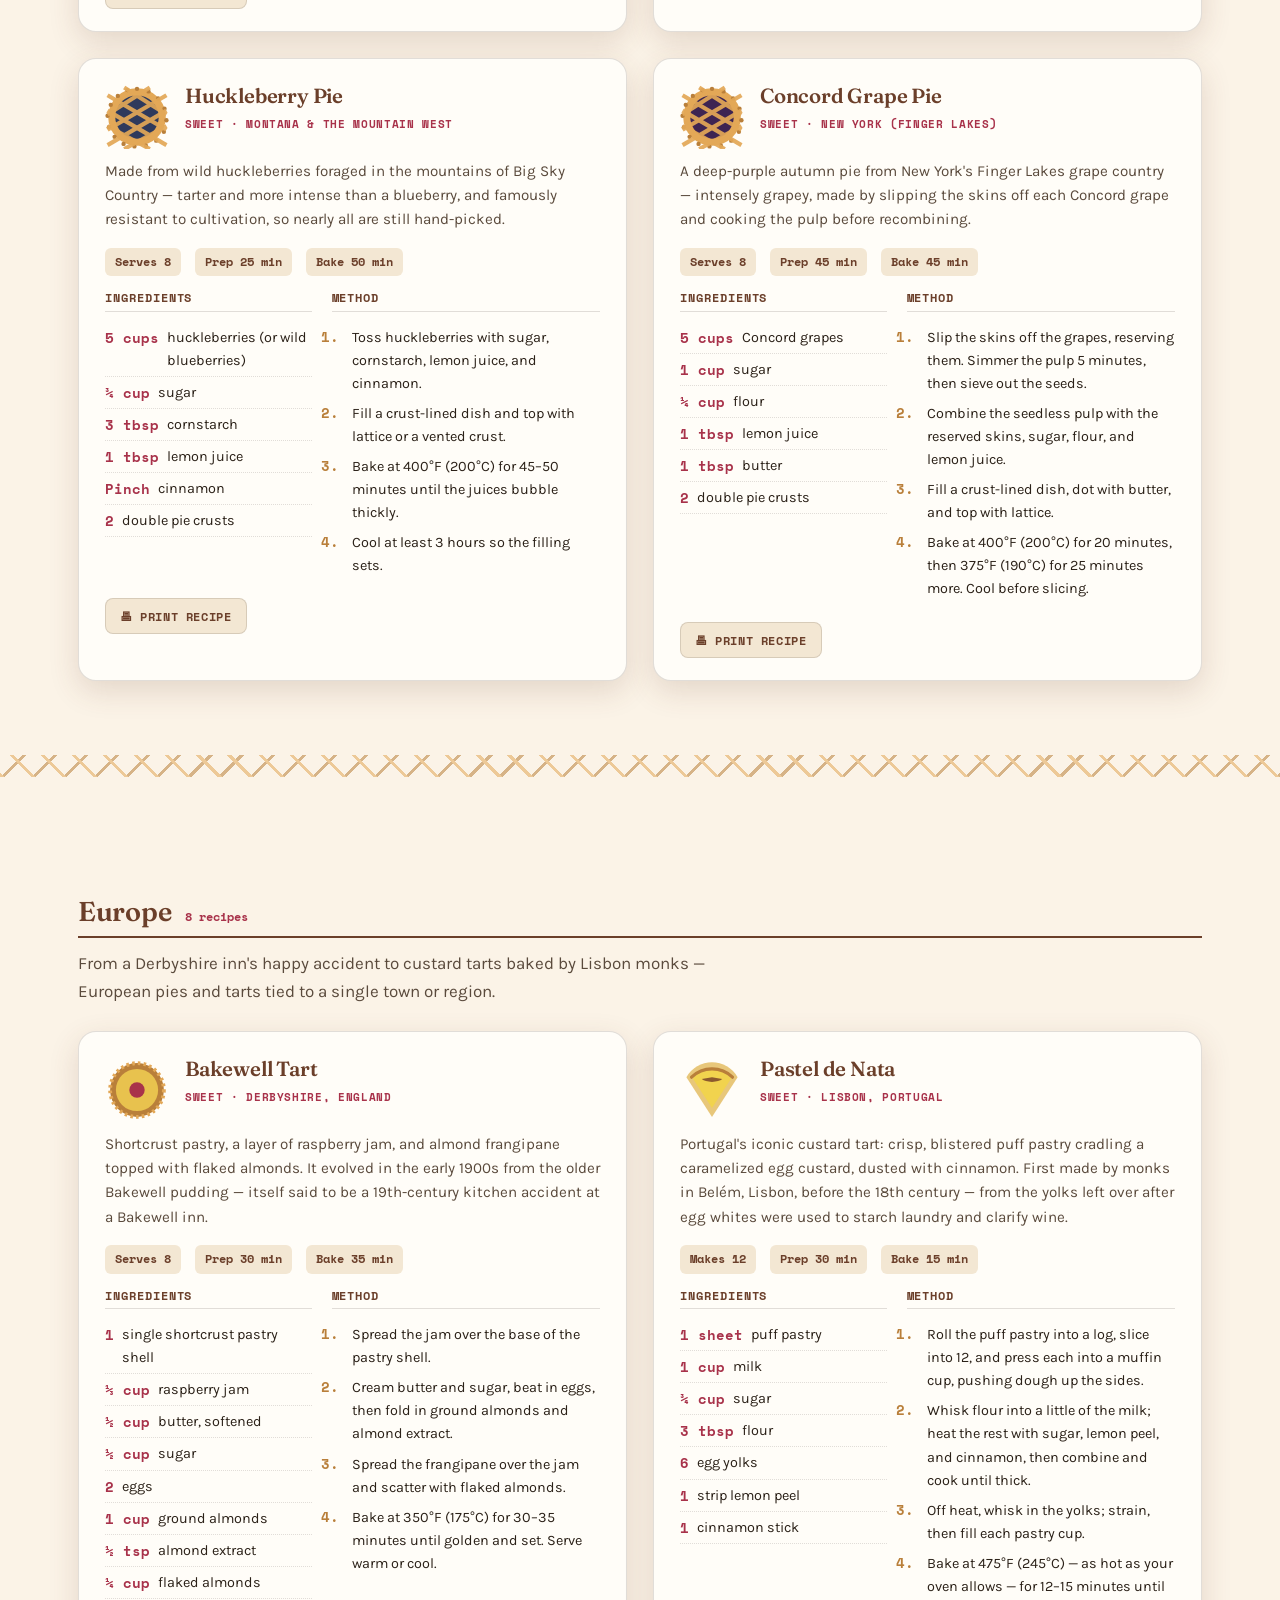
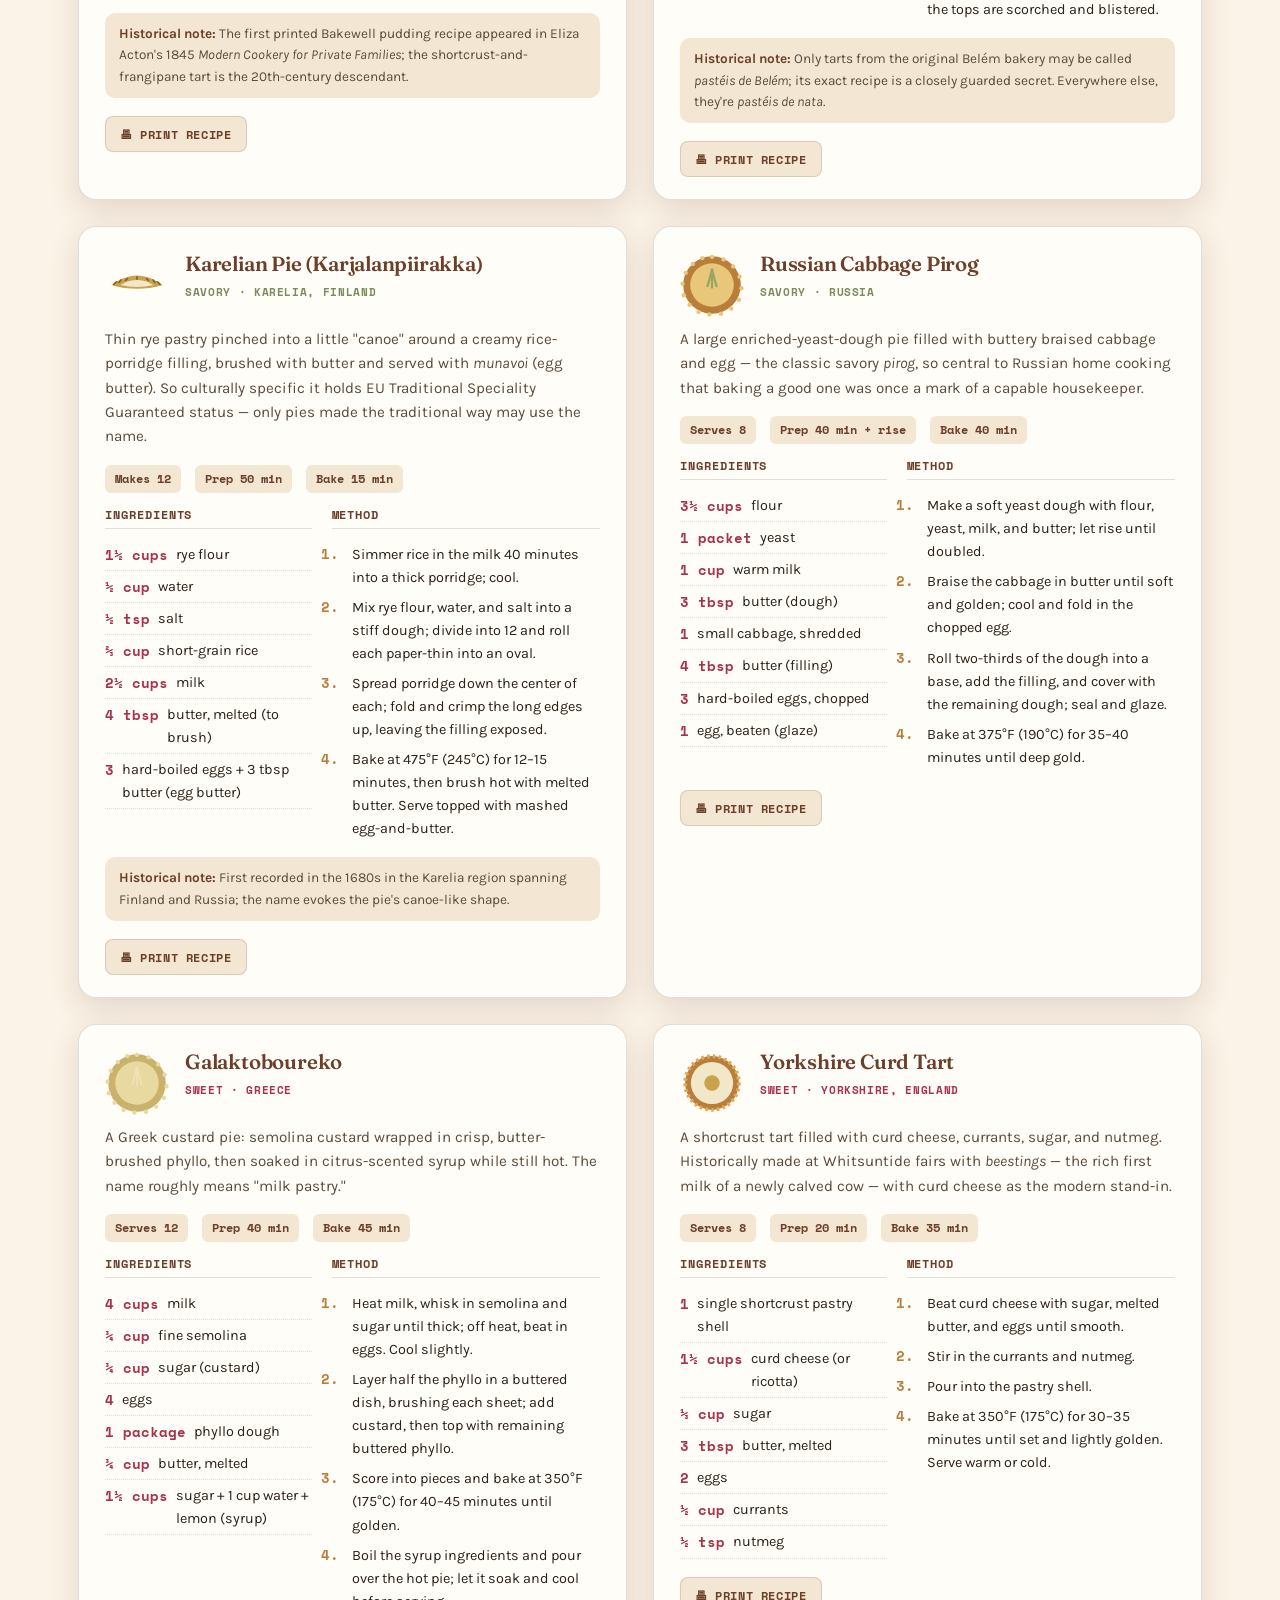
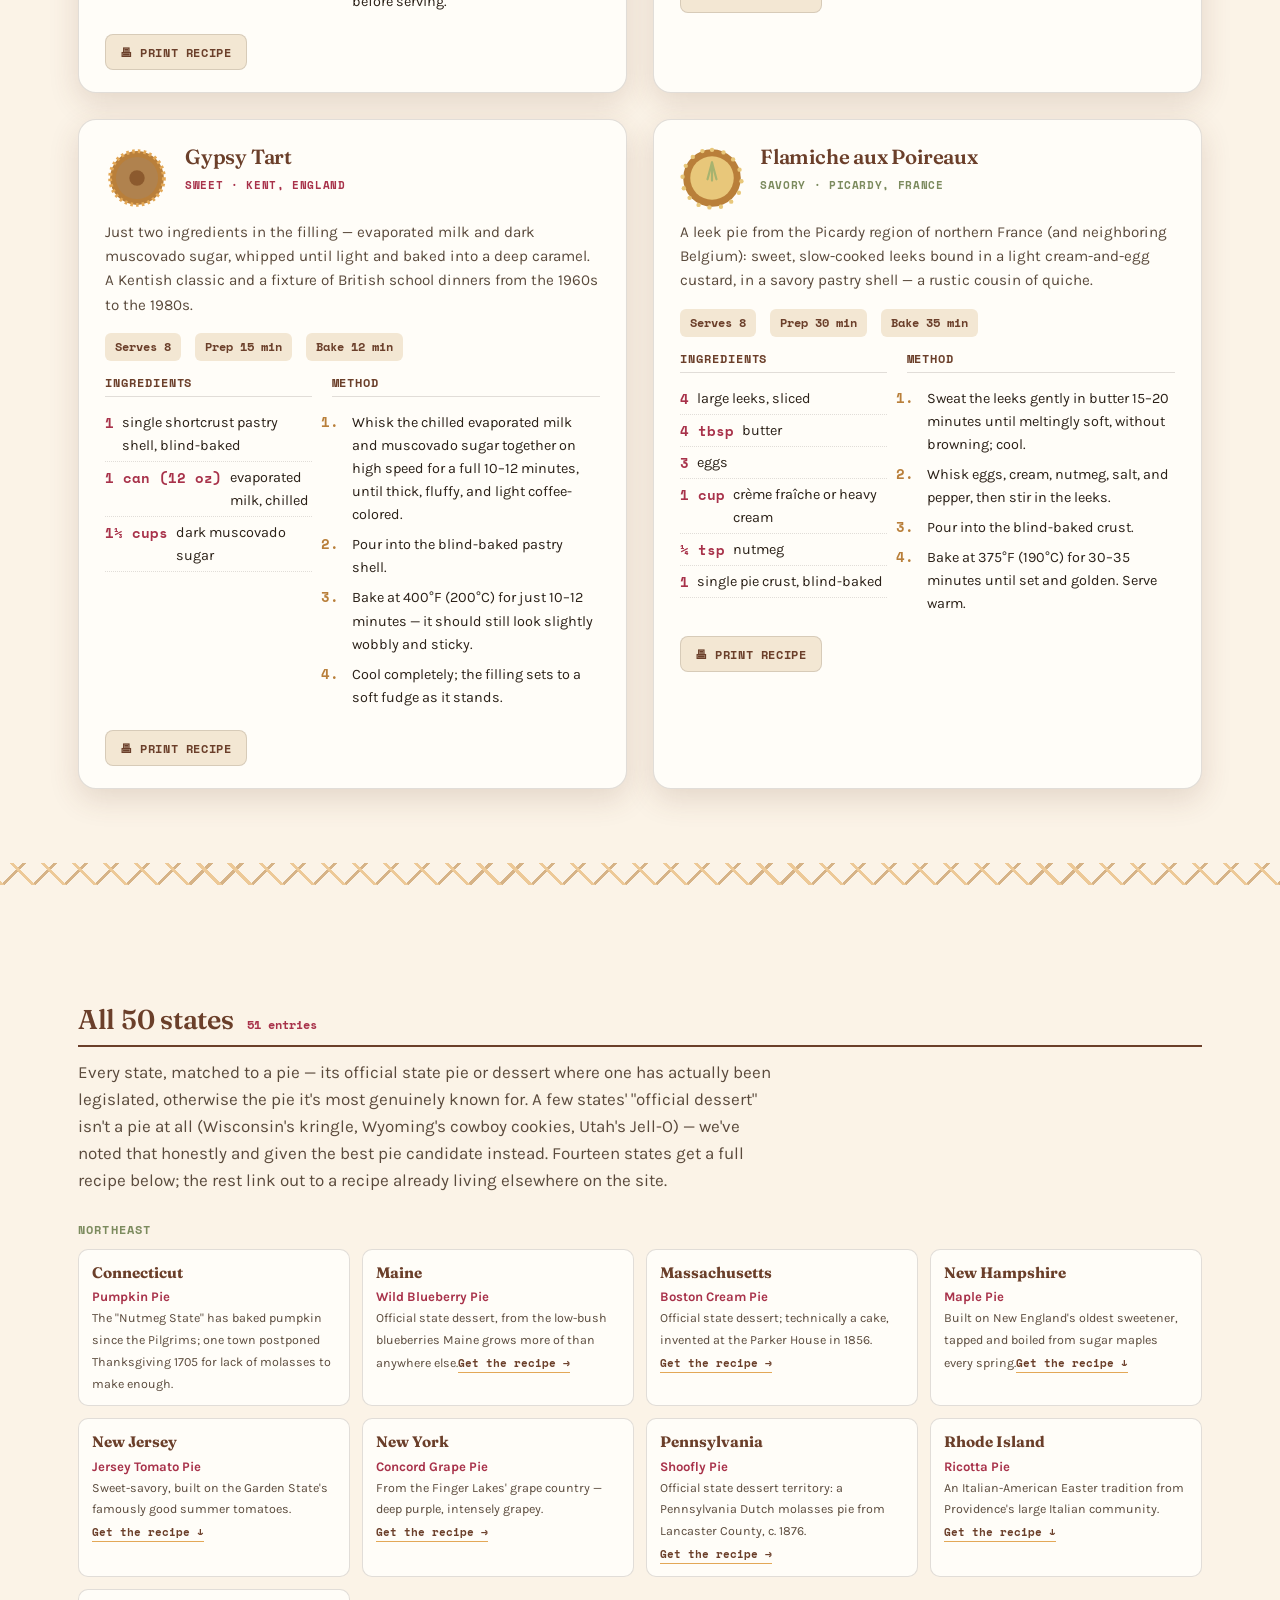
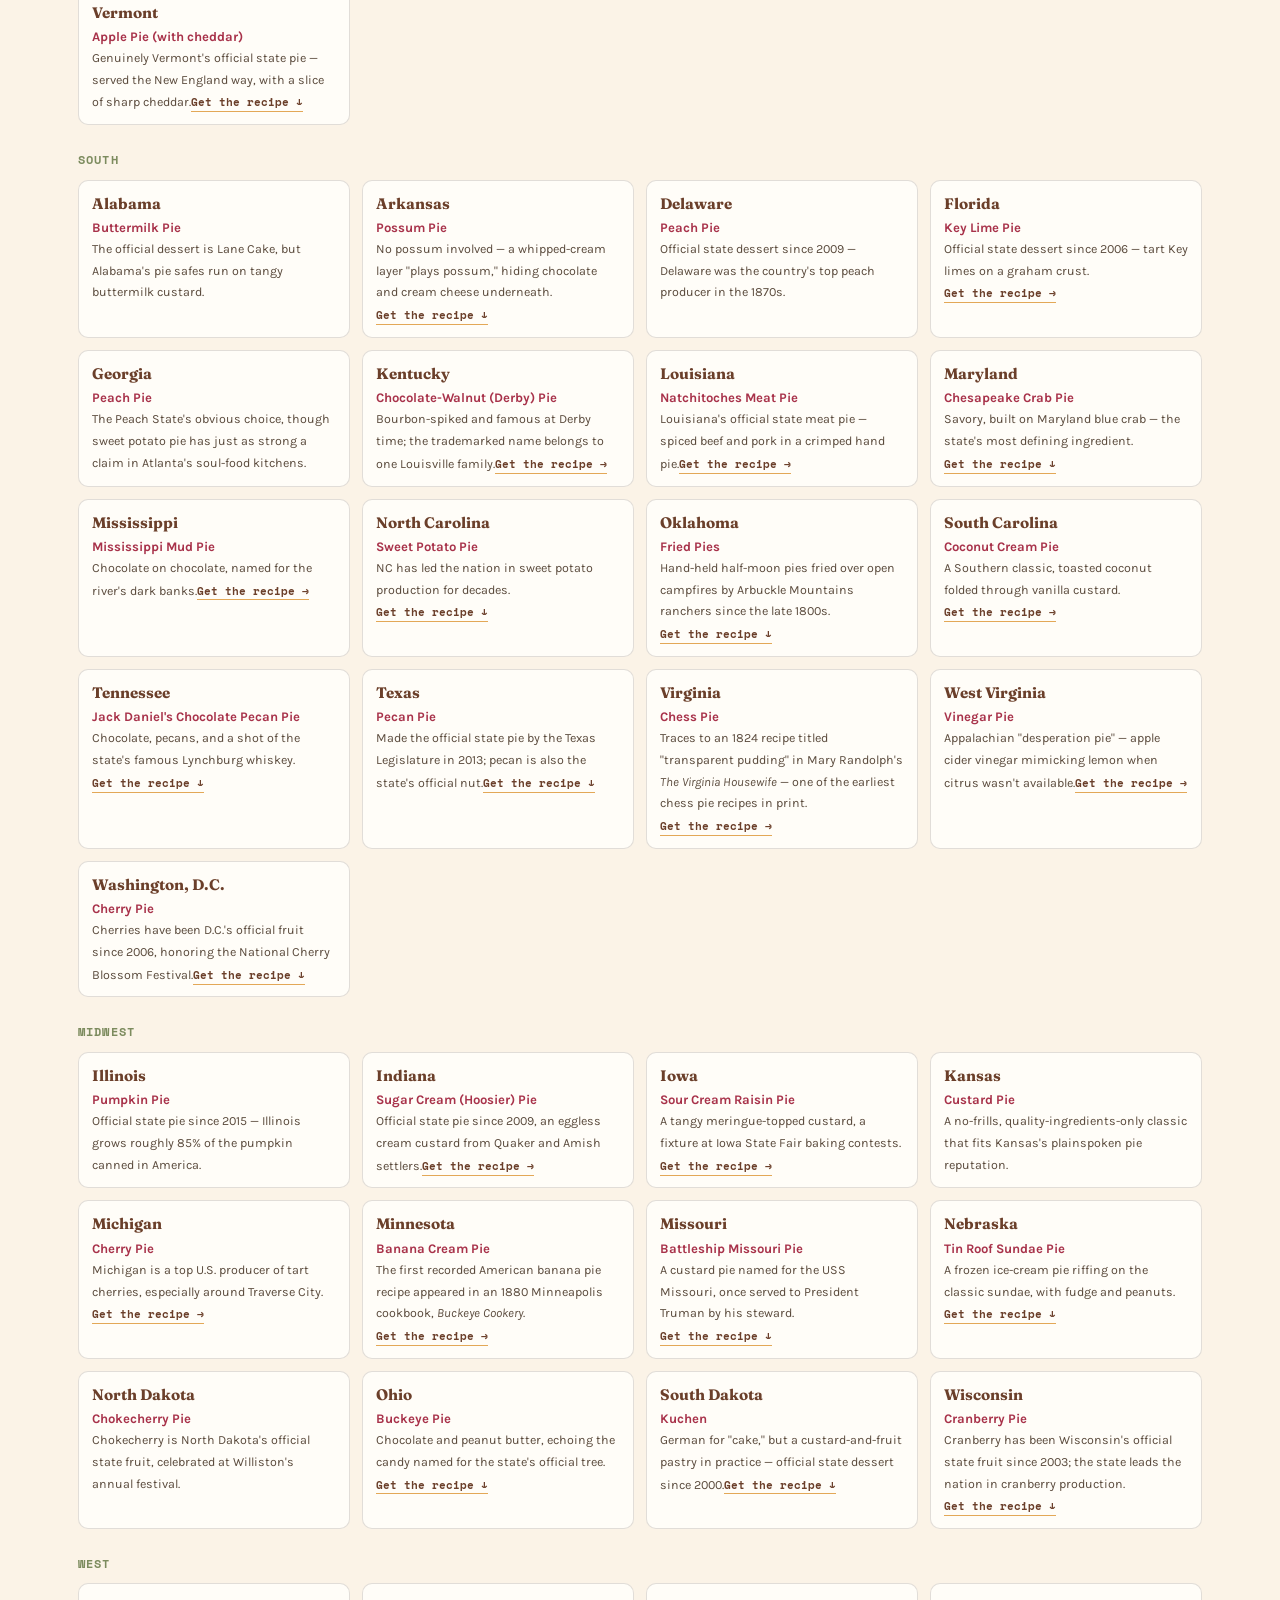
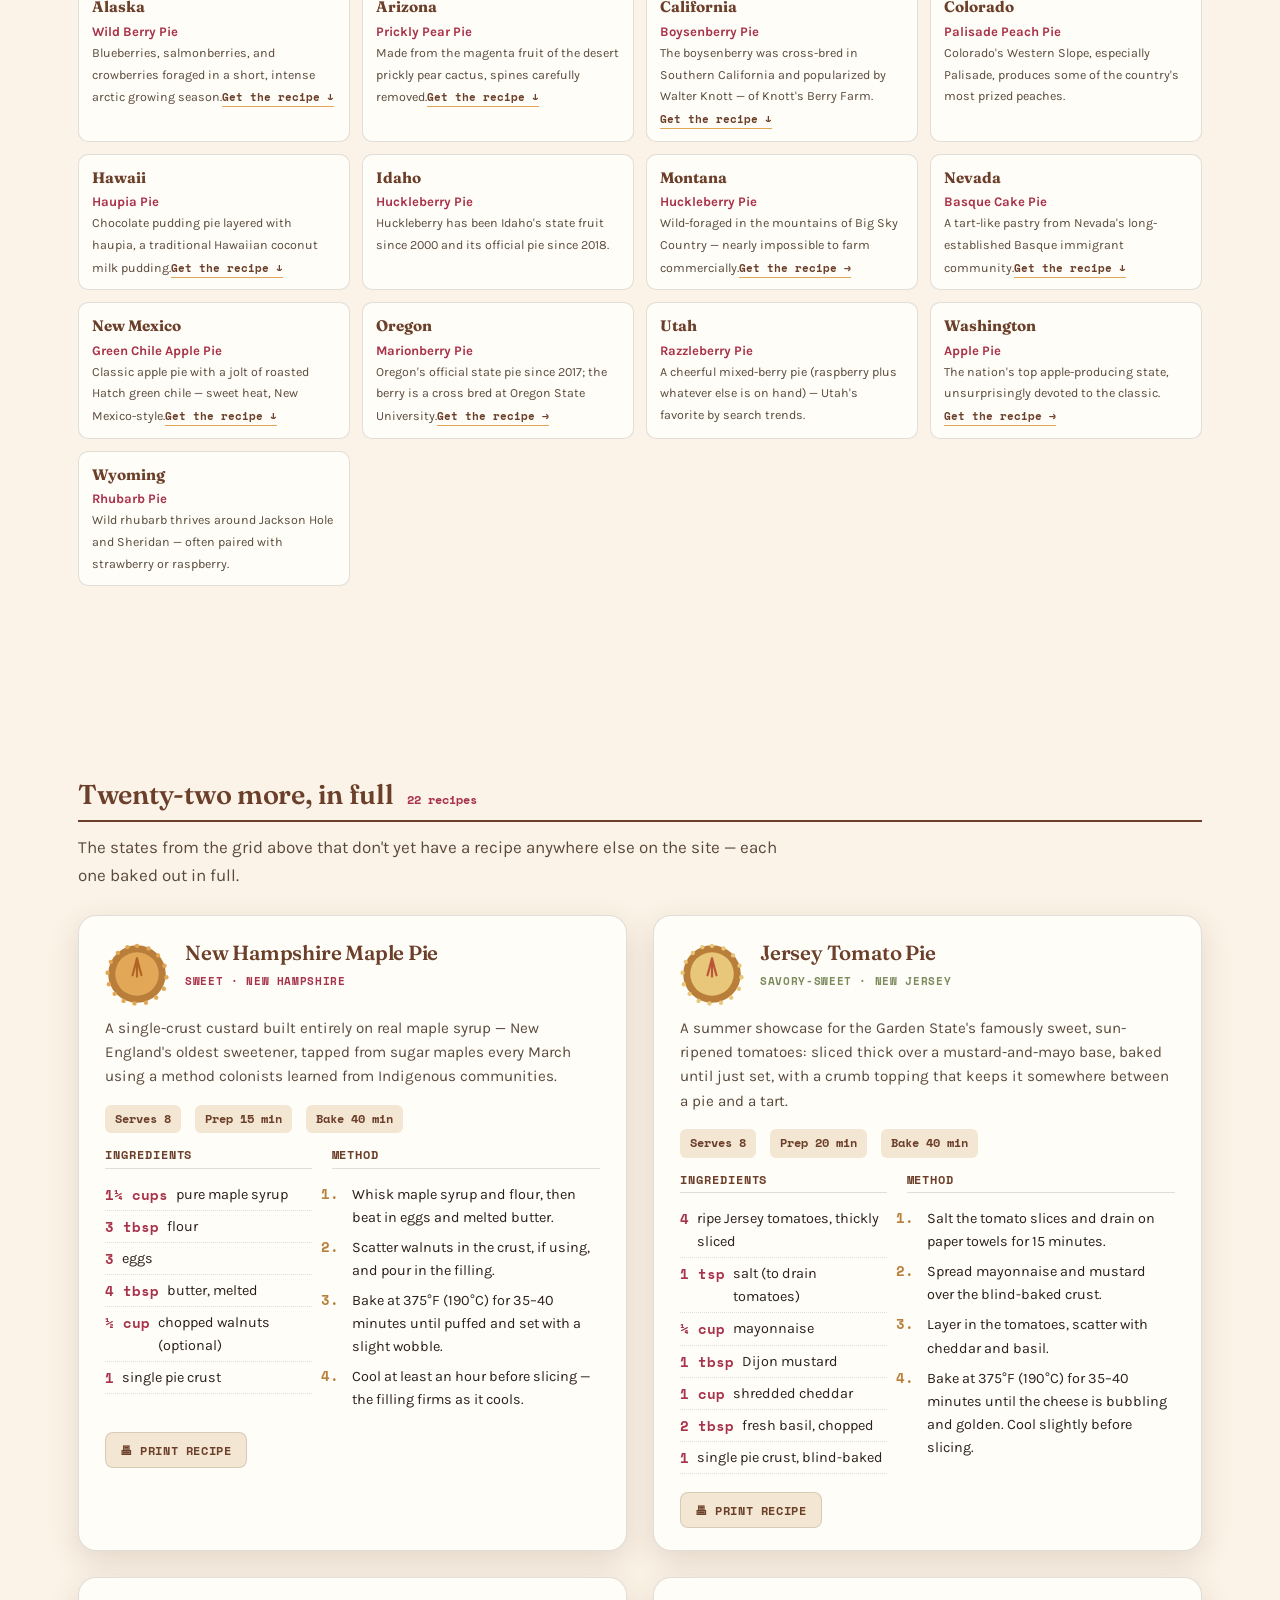
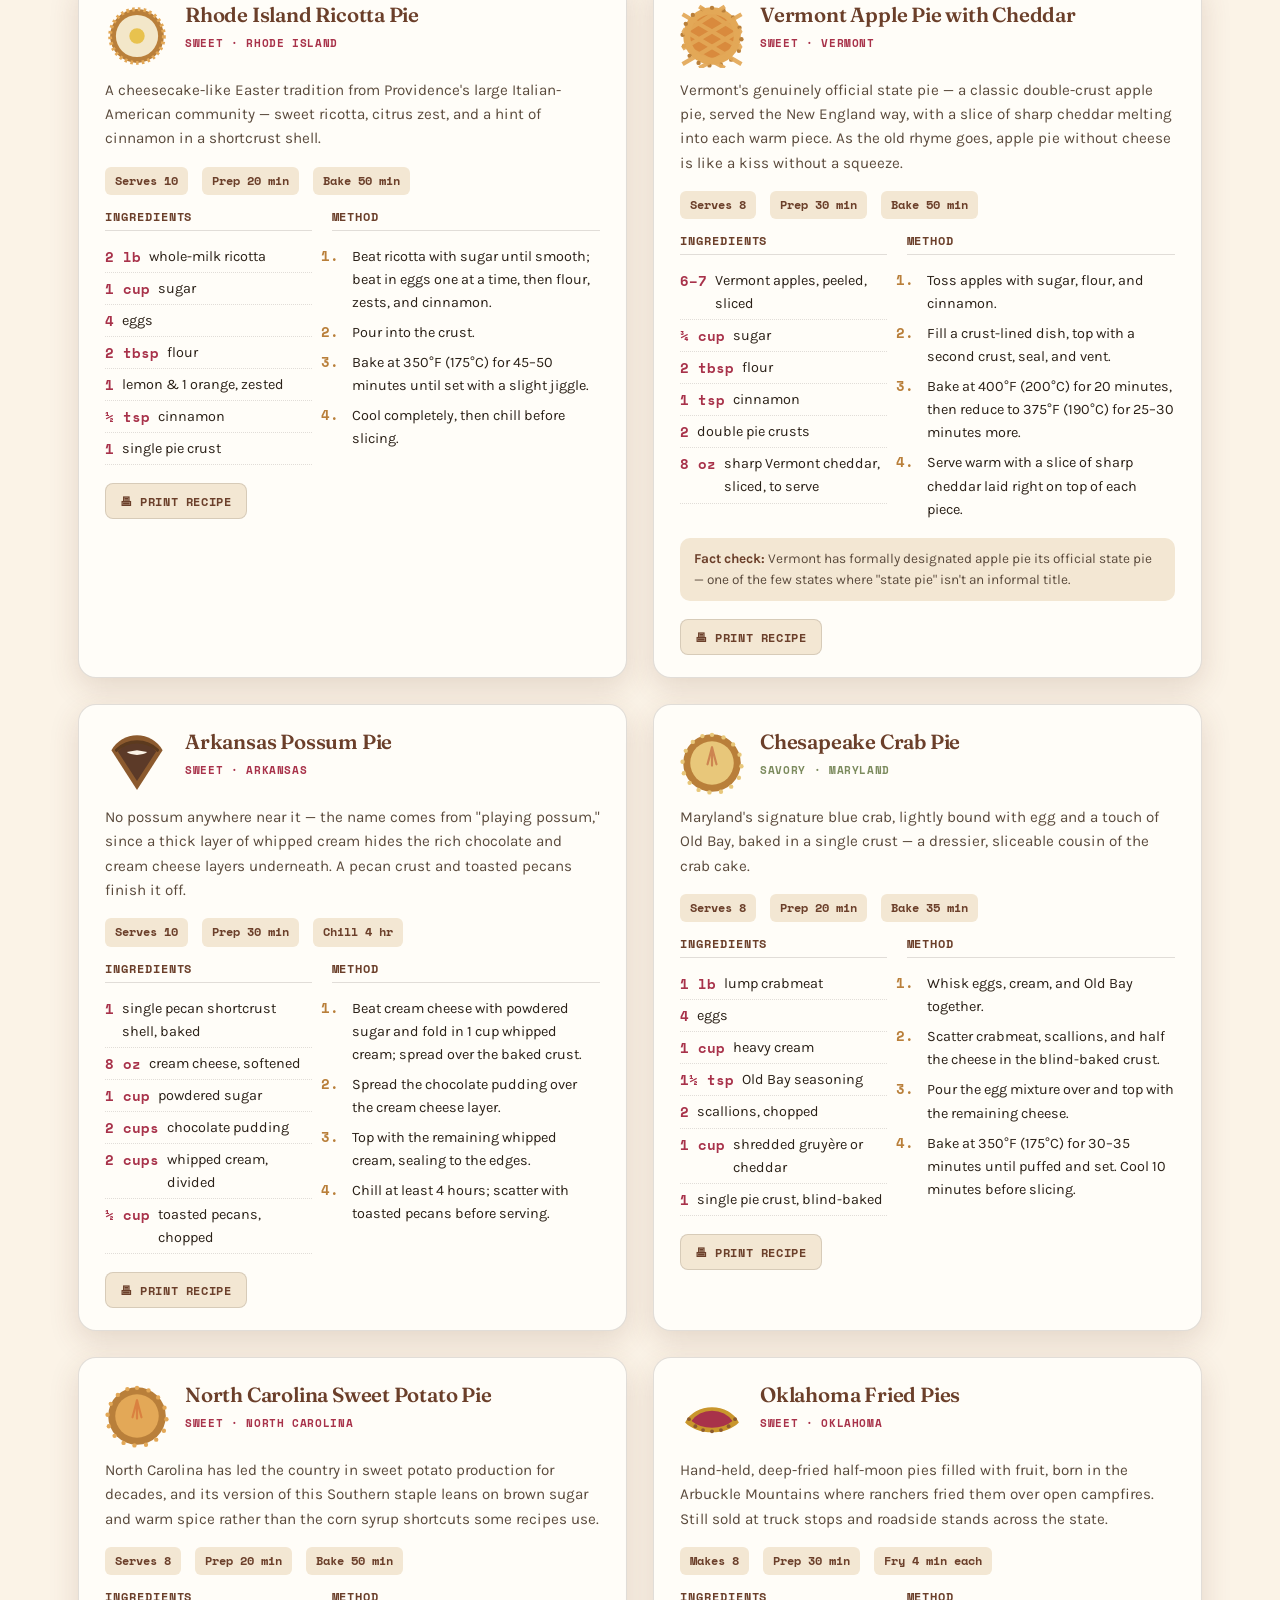
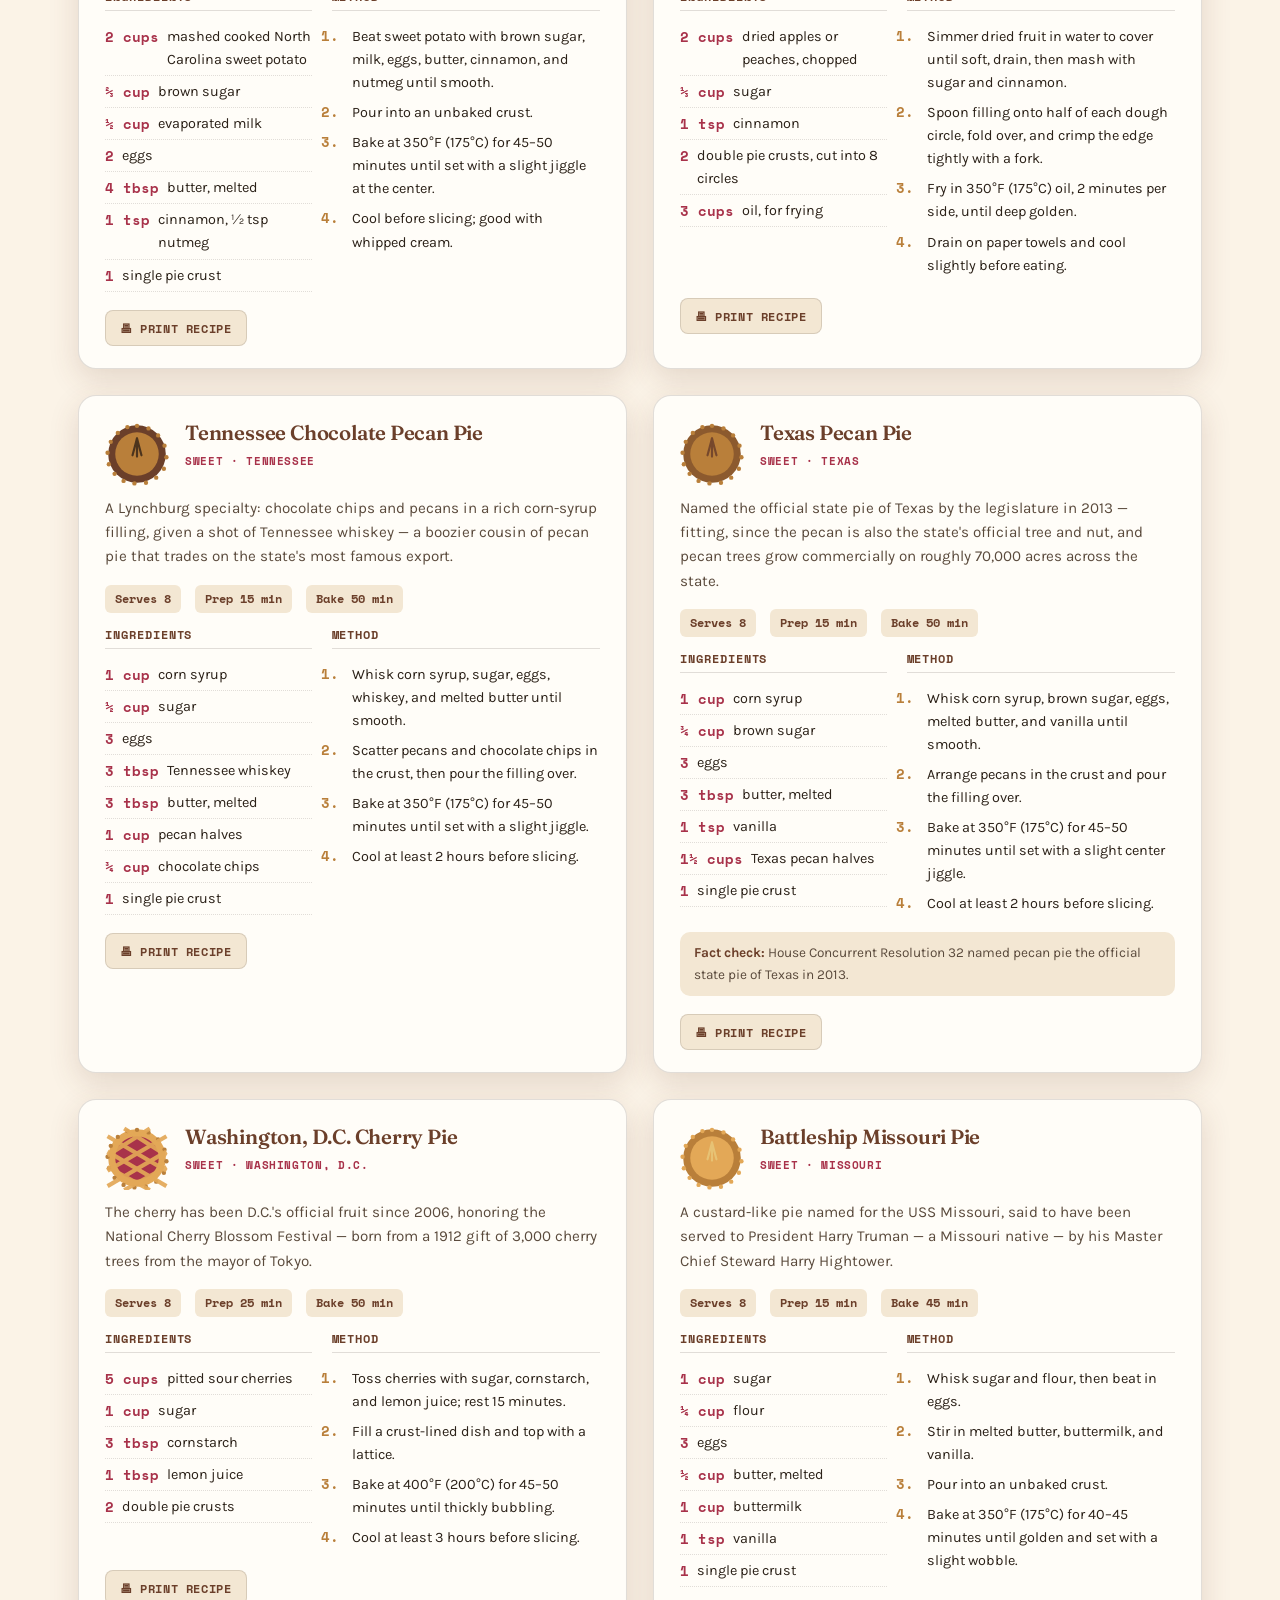
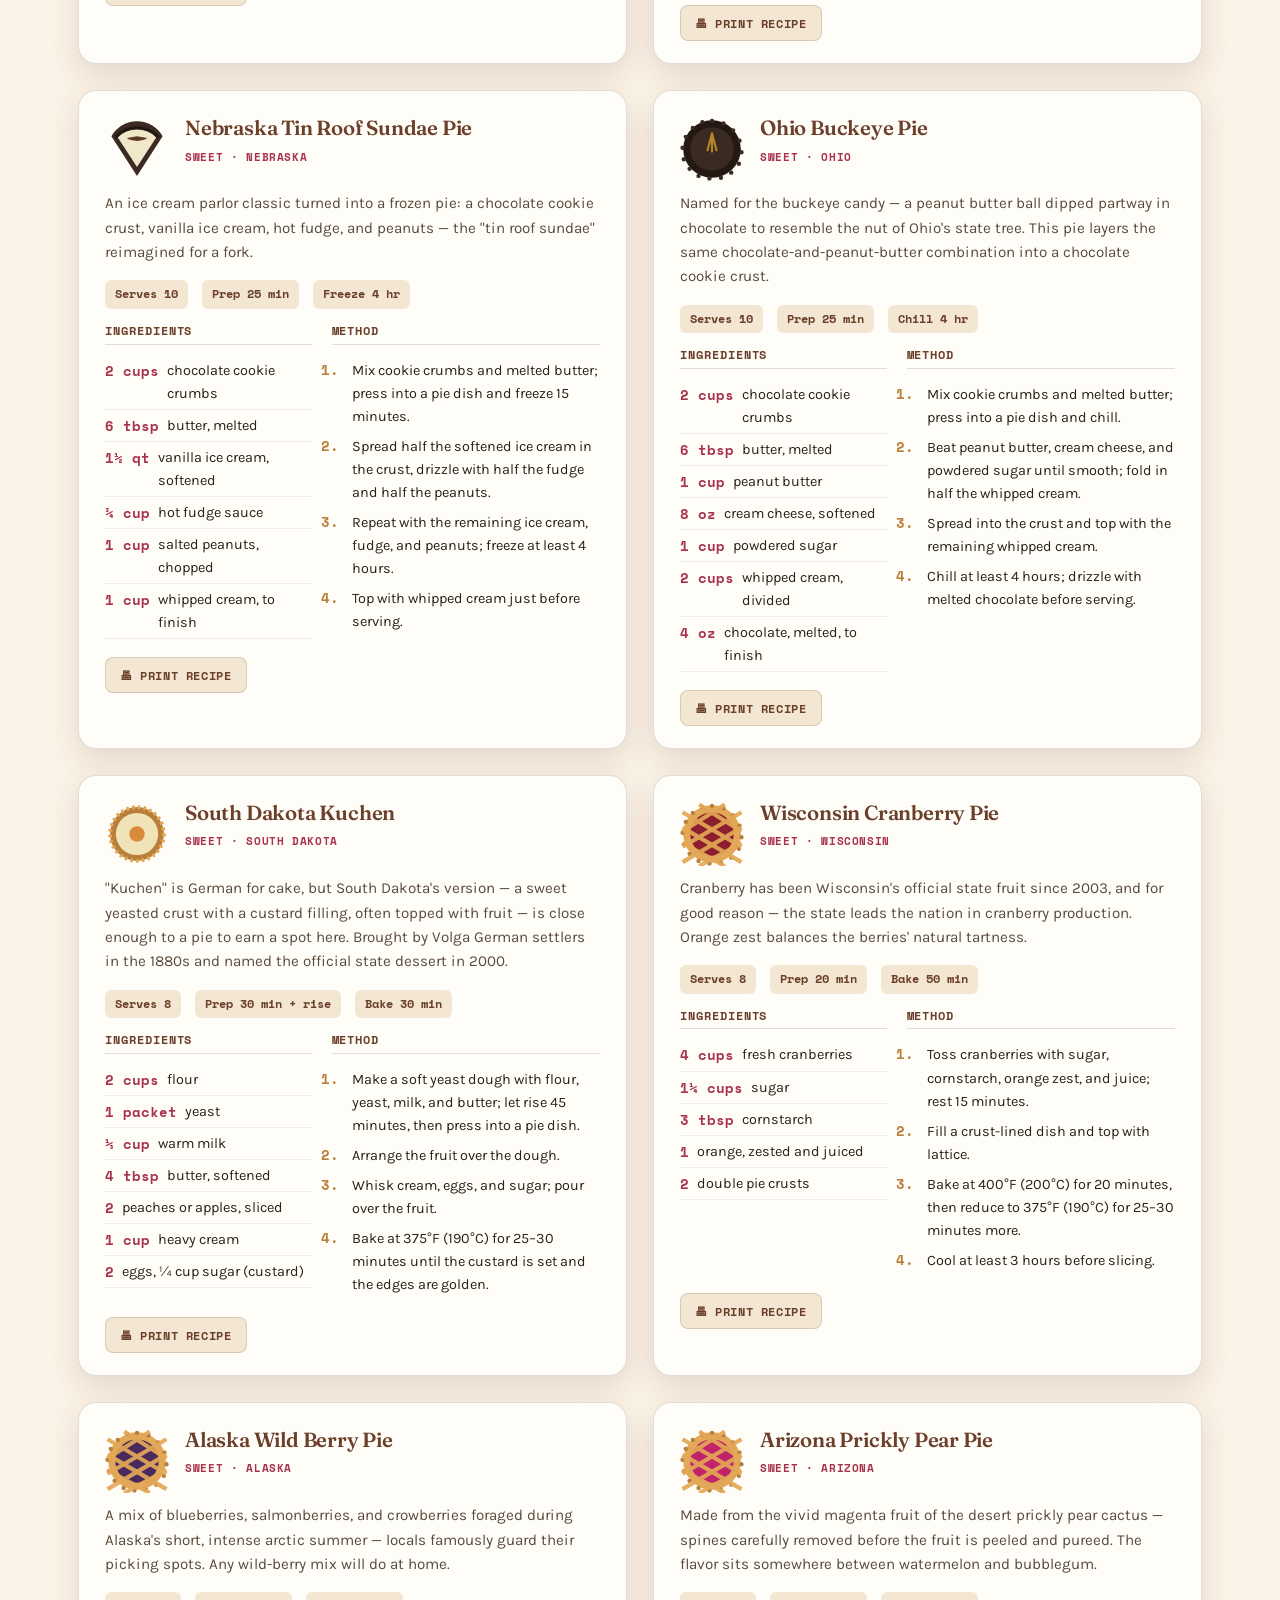
<file: regional.html>
<!DOCTYPE html>
<html lang="en">
<head>
<meta charset="UTF-8">
<meta name="viewport" content="width=device-width, initial-scale=1.0">
<title>Regional Pies of the USA &amp; Europe — The Pie Atlas</title>
<meta name="description" content="Regional pies from across the United States and Europe: Boston cream, Derby, Mississippi mud, Bakewell tart, pastel de nata, Karelian pies and more.">
<link rel="icon" href="data:image/svg+xml,<svg xmlns=%22http://www.w3.org/2000/svg%22 viewBox=%220 0 100 100%22><circle cx=%2250%22 cy=%2250%22 r=%2245%22 fill=%22%23E3A857%22/><circle cx=%2250%22 cy=%2250%22 r=%2234%22 fill=%22%23A8324A%22/></svg>">
<link rel="stylesheet" href="css/style.css">
</head>
<body>
<header class="site-header">
  <div class="wrap nav-row">
    <a class="brand" href="index.html">
      <svg class="mark" viewBox="0 0 100 100"><use href="#pie-lattice" style="--crust:#E3A857;--crustdark:#B97F3A;--filling:#A8324A"/></svg>
      <span>The Pie Atlas<small>Est. whenever the first crust met the first fire</small></span>
    </a>
    <nav class="main-nav">
      <a href="index.html">Home</a>
      <a href="historical.html">Historical</a>
      <a href="savory.html">Savory</a>
      <a href="sweet.html">Sweet</a>
      <a href="regional.html" class="active">Regional</a>
      <a href="world.html">World</a>
      <a href="holidays.html">Holidays</a>
    </nav>
  </div>
</header>
<svg style="display:none" aria-hidden="true">
<defs>

<!-- ===== PIE GLYPHS (the site's signature illustrations) ===== -->

<symbol id="pie-lattice" viewBox="0 0 100 100">
  <clipPath id="clipL"><circle cx="50" cy="50" r="34"/></clipPath>
  <circle cx="50" cy="50" r="45" fill="var(--crust,#E3A857)"/>
  <g fill="var(--crustdark,#B97F3A)">
    <circle cx="50" cy="6" r="3.4"/><circle cx="68" cy="10" r="3.4"/><circle cx="83" cy="21" r="3.4"/>
    <circle cx="93" cy="37" r="3.4"/><circle cx="96" cy="55" r="3.4"/><circle cx="92" cy="73" r="3.4"/>
    <circle cx="80" cy="87" r="3.4"/><circle cx="64" cy="95" r="3.4"/><circle cx="46" cy="96" r="3.4"/>
    <circle cx="29" cy="92" r="3.4"/><circle cx="15" cy="81" r="3.4"/><circle cx="6" cy="66" r="3.4"/>
    <circle cx="4" cy="48" r="3.4"/><circle cx="9" cy="31" r="3.4"/><circle cx="20" cy="17" r="3.4"/><circle cx="35" cy="8" r="3.4"/>
  </g>
  <circle cx="50" cy="50" r="34" fill="var(--filling,#A8324A)"/>
  <g clip-path="url(#clipL)" stroke="var(--crust,#E3A857)" stroke-width="6.5" opacity=".92">
    <line x1="4" y1="16" x2="96" y2="70"/><line x1="4" y1="40" x2="96" y2="94"/>
    <line x1="4" y1="64" x2="70" y2="100"/><line x1="30" y1="4" x2="96" y2="46"/>
    <line x1="4" y1="70" x2="96" y2="16"/><line x1="4" y1="94" x2="96" y2="40"/>
    <line x1="4" y1="46" x2="70" y2="4"/><line x1="30" y1="100" x2="96" y2="64"/>
  </g>
</symbol>

<symbol id="pie-solid" viewBox="0 0 100 100">
  <circle cx="50" cy="50" r="45" fill="var(--crustdark,#B97F3A)"/>
  <g fill="var(--crust,#E3A857)">
    <circle cx="50" cy="6" r="3.4"/><circle cx="68" cy="10" r="3.4"/><circle cx="83" cy="21" r="3.4"/>
    <circle cx="93" cy="37" r="3.4"/><circle cx="96" cy="55" r="3.4"/><circle cx="92" cy="73" r="3.4"/>
    <circle cx="80" cy="87" r="3.4"/><circle cx="64" cy="95" r="3.4"/><circle cx="46" cy="96" r="3.4"/>
    <circle cx="29" cy="92" r="3.4"/><circle cx="15" cy="81" r="3.4"/><circle cx="6" cy="66" r="3.4"/>
    <circle cx="4" cy="48" r="3.4"/><circle cx="9" cy="31" r="3.4"/><circle cx="20" cy="17" r="3.4"/><circle cx="35" cy="8" r="3.4"/>
  </g>
  <circle cx="50" cy="50" r="34" fill="var(--crust,#E3A857)"/>
  <g stroke="var(--filling,#7C8B5E)" stroke-width="3.4" stroke-linecap="round" opacity=".85">
    <line x1="50" y1="26" x2="43" y2="52"/><line x1="50" y1="26" x2="50" y2="54"/><line x1="50" y1="26" x2="57" y2="52"/>
  </g>
</symbol>

<symbol id="pie-slice" viewBox="0 0 100 100">
  <path d="M50 92 L10 30 A46 46 0 0 1 90 30 Z" fill="var(--crust,#E3A857)"/>
  <path d="M50 78 L20 32 A38 38 0 0 1 80 32 Z" fill="var(--filling,#F4C95D)"/>
  <path d="M50 30 L34 33 A18 8 0 0 0 66 33 Z" fill="var(--topping,#FBF3E7)"/>
  <path d="M18 30 A46 46 0 0 1 82 30" fill="none" stroke="var(--crustdark,#B97F3A)" stroke-width="5" stroke-linecap="round"/>
</symbol>

<symbol id="pie-hand" viewBox="0 0 100 100">
  <path d="M8 60 A46 40 0 0 1 92 60 A50 34 0 0 1 8 60 Z" fill="var(--crust,#E3A857)"/>
  <path d="M18 58 A36 30 0 0 1 82 58 A40 26 0 0 1 18 58 Z" fill="var(--filling,#A8324A)"/>
  <g fill="var(--crustdark,#B97F3A)">
    <circle cx="14" cy="55" r="3"/><circle cx="24" cy="66" r="3"/><circle cx="36" cy="72" r="3"/>
    <circle cx="50" cy="74" r="3"/><circle cx="64" cy="72" r="3"/><circle cx="76" cy="66" r="3"/><circle cx="86" cy="55" r="3"/>
  </g>
</symbol>

<symbol id="pie-star" viewBox="0 0 100 100">
  <circle cx="50" cy="50" r="45" fill="var(--crust,#E3A857)"/>
  <circle cx="50" cy="50" r="34" fill="var(--filling,#C9A24A)"/>
  <g fill="var(--fish,#8A9BA8)" stroke="var(--crustdark,#B97F3A)" stroke-width="1.5">
    <path d="M50 50 L58 30 Q50 26 42 30 Z"/>
    <path d="M50 50 L70 42 Q72 50 68 58 Z"/>
    <path d="M50 50 L58 70 Q50 74 42 70 Z"/>
    <path d="M50 50 L30 58 Q28 50 32 42 Z"/>
  </g>
  <g fill="var(--crustdark,#B97F3A)">
    <circle cx="54" cy="31" r="1.5"/><circle cx="67" cy="45" r="1.5"/><circle cx="54" cy="69" r="1.5"/><circle cx="33" cy="55" r="1.5"/>
  </g>
</symbol>

<!-- ===== category marks (home tiles) ===== -->
<symbol id="mark-history" viewBox="0 0 48 48">
  <circle cx="24" cy="24" r="19" fill="none" stroke="currentColor" stroke-width="2.4"/>
  <path d="M24 13v11l8 6" fill="none" stroke="currentColor" stroke-width="2.4" stroke-linecap="round" stroke-linejoin="round"/>
</symbol>
<symbol id="mark-savory" viewBox="0 0 48 48">
  <path d="M14 10v14M18 10v14M14 24c0 2 4 2 4 0M16 24v14" fill="none" stroke="currentColor" stroke-width="2.2" stroke-linecap="round" stroke-linejoin="round"/>
  <path d="M34 10c-5 3-5 10 0 14v14" fill="none" stroke="currentColor" stroke-width="2.2" stroke-linecap="round" stroke-linejoin="round"/>
</symbol>
<symbol id="mark-sweet" viewBox="0 0 48 48">
  <path d="M8 30 A16 13 0 0 1 40 30 Z" fill="none" stroke="currentColor" stroke-width="2.4" stroke-linejoin="round"/>
  <path d="M8 30h32" stroke="currentColor" stroke-width="2.4"/>
  <circle cx="24" cy="12" r="3.4" fill="none" stroke="currentColor" stroke-width="2.2"/>
  <path d="M24 8V4" stroke="currentColor" stroke-width="2.2" stroke-linecap="round"/>
</symbol>
<symbol id="mark-holiday" viewBox="0 0 48 48">
  <path d="M24 6l4.2 9.4 10.2 1.2-7.6 7 2 10.1L24 28.6l-8.8 5.1 2-10.1-7.6-7 10.2-1.2z" fill="none" stroke="currentColor" stroke-width="2.2" stroke-linejoin="round"/>
</symbol>
<symbol id="mark-region" viewBox="0 0 48 48">
  <path d="M24 4C16 4 10 10 10 18c0 10 14 26 14 26s14-16 14-26c0-8-6-14-14-14z" fill="none" stroke="currentColor" stroke-width="2.4" stroke-linejoin="round"/>
  <circle cx="24" cy="18" r="5" fill="none" stroke="currentColor" stroke-width="2.4"/>
</symbol>
<symbol id="pie-canoe" viewBox="0 0 100 100">
  <path d="M10 50 Q50 20 90 50 Q50 62 10 50 Z" fill="var(--crust,#E3A857)"/>
  <path d="M24 50 Q50 34 76 50 Q50 56 24 50 Z" fill="var(--filling,#F3E7C9)"/>
  <g fill="var(--crustdark,#B97F3A)">
    <path d="M14 49 l4 -4 M22 46 l3 -4 M32 43 l3 -3 M50 41 l0 -4 M68 43 l-3 -3 M78 46 l-3 -4 M86 49 l-4 -4" stroke="var(--crustdark,#B97F3A)" stroke-width="2.5" stroke-linecap="round"/>
  </g>
</symbol>
<symbol id="pie-tart" viewBox="0 0 100 100">
  <circle cx="50" cy="50" r="42" fill="var(--crustdark,#B97F3A)"/>
  <circle cx="50" cy="50" r="42" fill="none" stroke="var(--crust,#E3A857)" stroke-width="6" stroke-dasharray="4 5"/>
  <circle cx="50" cy="50" r="33" fill="var(--filling,#E8C24E)"/>
  <circle cx="50" cy="50" r="12" fill="var(--center,#A8324A)"/>
</symbol>

<!-- ===== holiday line icons ===== -->
<symbol id="ic-star" viewBox="0 0 48 48"><path d="M24 6l4.2 9.4 10.2 1.2-7.6 7 2 10.1L24 28.6l-8.8 5.1 2-10.1-7.6-7 10.2-1.2z" fill="none" stroke="currentColor" stroke-width="2.2" stroke-linejoin="round"/></symbol>
<symbol id="ic-pi" viewBox="0 0 48 48"><circle cx="24" cy="24" r="19" fill="none" stroke="currentColor" stroke-width="2.2"/><path d="M15 18h18M19 18v14M29 18l-2 10c0 2.6 2 3.6 4 2.6" fill="none" stroke="currentColor" stroke-width="2.2" stroke-linecap="round" stroke-linejoin="round"/></symbol>
<symbol id="ic-heart" viewBox="0 0 48 48"><path d="M24 40s-13-8.4-18-16.6C2.4 17 5 9 12 9c4 0 7 2.4 8.4 4.8C21.8 11.4 24.8 9 28.8 9c7 0 9.6 8 6.2 14.4C30 31.6 24 40 24 40z" fill="none" stroke="currentColor" stroke-width="2.2" stroke-linejoin="round"/></symbol>
<symbol id="ic-shamrock" viewBox="0 0 48 48"><circle cx="18" cy="18" r="7" fill="none" stroke="currentColor" stroke-width="2.2"/><circle cx="30" cy="18" r="7" fill="none" stroke="currentColor" stroke-width="2.2"/><circle cx="24" cy="27" r="7" fill="none" stroke="currentColor" stroke-width="2.2"/><path d="M24 33v9" stroke="currentColor" stroke-width="2.2" stroke-linecap="round"/></symbol>
<symbol id="ic-egg" viewBox="0 0 48 48"><path d="M24 8c8 8 14 18.4 14 26a14 14 0 0 1-28 0c0-7.6 6-18 14-26z" fill="none" stroke="currentColor" stroke-width="2.2"/><path d="M13 30l5 3-3 3 6 2" fill="none" stroke="currentColor" stroke-width="1.8" stroke-linecap="round" stroke-linejoin="round"/></symbol>
<symbol id="ic-sun" viewBox="0 0 48 48"><circle cx="24" cy="24" r="9" fill="none" stroke="currentColor" stroke-width="2.2"/><g stroke="currentColor" stroke-width="2.2" stroke-linecap="round"><line x1="24" y1="4" x2="24" y2="10"/><line x1="24" y1="38" x2="24" y2="44"/><line x1="4" y1="24" x2="10" y2="24"/><line x1="38" y1="24" x2="44" y2="24"/><line x1="9" y1="9" x2="13" y2="13"/><line x1="35" y1="35" x2="39" y2="39"/><line x1="9" y1="39" x2="13" y2="35"/><line x1="35" y1="13" x2="39" y2="9"/></g></symbol>
<symbol id="ic-flower" viewBox="0 0 48 48"><g fill="none" stroke="currentColor" stroke-width="2.2"><ellipse cx="24" cy="13" rx="6" ry="9"/><ellipse cx="24" cy="35" rx="6" ry="9"/><ellipse cx="13" cy="24" rx="9" ry="6"/><ellipse cx="35" cy="24" rx="9" ry="6"/><circle cx="24" cy="24" r="4"/></g></symbol>
<symbol id="ic-flag" viewBox="0 0 48 48"><path d="M12 6v36" stroke="currentColor" stroke-width="2.2" stroke-linecap="round"/><path d="M12 8h26l-6 7 6 7H12" fill="none" stroke="currentColor" stroke-width="2.2" stroke-linejoin="round"/></symbol>
<symbol id="ic-fireworks" viewBox="0 0 48 48"><g stroke="currentColor" stroke-width="2.2" stroke-linecap="round"><line x1="24" y1="6" x2="24" y2="16"/><line x1="24" y1="32" x2="24" y2="42"/><line x1="6" y1="24" x2="16" y2="24"/><line x1="32" y1="24" x2="42" y2="24"/><line x1="11" y1="11" x2="18" y2="18"/><line x1="30" y1="30" x2="37" y2="37"/><line x1="11" y1="37" x2="18" y2="30"/><line x1="30" y1="18" x2="37" y2="11"/></g><circle cx="24" cy="24" r="4.5" fill="currentColor"/></symbol>
<symbol id="ic-tools" viewBox="0 0 48 48"><rect x="8" y="18" width="32" height="20" rx="2" fill="none" stroke="currentColor" stroke-width="2.2"/><path d="M17 18v-4a7 7 0 0 1 14 0v4" fill="none" stroke="currentColor" stroke-width="2.2"/></symbol>
<symbol id="ic-apple" viewBox="0 0 48 48"><path d="M24 16c7-6 16-2 16 8 0 10-8 18-16 18S8 34 8 24c0-10 9-14 16-8z" fill="none" stroke="currentColor" stroke-width="2.2"/><path d="M24 16V9M24 9c2-3 6-3 7-1" fill="none" stroke="currentColor" stroke-width="2.2" stroke-linecap="round"/></symbol>
<symbol id="ic-pumpkin" viewBox="0 0 48 48"><path d="M24 16c-9 0-15 7-15 15s6 11 15 11 15-4 15-11-6-15-15-15z" fill="none" stroke="currentColor" stroke-width="2.2"/><path d="M24 16v26M14 20c3 4 3 18 0 21M34 20c-3 4-3 18 0 21" fill="none" stroke="currentColor" stroke-width="1.6"/><path d="M24 16v-6M24 10c2-2 5-2 6 0" fill="none" stroke="currentColor" stroke-width="2.2" stroke-linecap="round"/></symbol>
<symbol id="ic-diya" viewBox="0 0 48 48"><path d="M8 30c0 6 7 10 16 10s16-4 16-10" fill="none" stroke="currentColor" stroke-width="2.2" stroke-linecap="round"/><path d="M6 28c4 3 10 4 18 4s14-1 18-4" fill="none" stroke="currentColor" stroke-width="2.2" stroke-linecap="round"/><path d="M24 22c-3-4-1-8 0-10 1 2 3 6 0 10z" fill="none" stroke="currentColor" stroke-width="2.2" stroke-linejoin="round"/></symbol>
<symbol id="ic-maple" viewBox="0 0 48 48"><path d="M24 6l3 9 8-5-3 9 9-1-7 7 8 4-9 2 3 9-8-5-4 8-4-8-8 5 3-9-9-2 8-4-7-7 9 1-3-9 8 5z" fill="none" stroke="currentColor" stroke-width="1.8" stroke-linejoin="round"/></symbol>
<symbol id="ic-menorah" viewBox="0 0 48 48"><g stroke="currentColor" stroke-width="2.2" stroke-linecap="round"><line x1="24" y1="18" x2="24" y2="38"/><line x1="10" y1="38" x2="38" y2="38"/><line x1="16" y1="42" x2="32" y2="42"/><path d="M24 10v8M18 14v4M12 18v4M30 14v4M36 18v4" fill="none"/></g></symbol>
<symbol id="ic-tree" viewBox="0 0 48 48"><path d="M24 6l8 12h-5l8 10h-6l7 10H12l7-10h-6l8-10h-5z" fill="none" stroke="currentColor" stroke-width="2" stroke-linejoin="round"/><rect x="21" y="38" width="6" height="6" fill="none" stroke="currentColor" stroke-width="2"/></symbol>
<symbol id="ic-candle" viewBox="0 0 48 48"><rect x="19" y="18" width="10" height="24" rx="1.5" fill="none" stroke="currentColor" stroke-width="2.2"/><path d="M24 18c-2-4 0-7 2-9-1 3 1 5 2 7 1 2-1 4-4 2z" fill="none" stroke="currentColor" stroke-width="2" stroke-linejoin="round"/><path d="M15 42h18" stroke="currentColor" stroke-width="2.2" stroke-linecap="round"/></symbol>
<symbol id="ic-gift" viewBox="0 0 48 48"><rect x="8" y="18" width="32" height="22" rx="1.5" fill="none" stroke="currentColor" stroke-width="2.2"/><path d="M8 26h32" stroke="currentColor" stroke-width="2.2"/><path d="M24 18v22" stroke="currentColor" stroke-width="2.2"/><path d="M24 18c-2-8-12-8-12-2 0 3 5 2 12 2zM24 18c2-8 12-8 12-2 0 3-5 2-12 2z" fill="none" stroke="currentColor" stroke-width="2"/></symbol>
<symbol id="ic-clock" viewBox="0 0 48 48"><circle cx="24" cy="24" r="19" fill="none" stroke="currentColor" stroke-width="2.2"/><path d="M24 13v11l8 5" fill="none" stroke="currentColor" stroke-width="2.2" stroke-linecap="round" stroke-linejoin="round"/></symbol>

</defs>
</svg>
<section class="section" style="padding-bottom:0">
  <div class="wrap">
    <span class="eyebrow">Section five</span>
    <h1>Regional Pies</h1>
    <p class="prose narrow" style="font-size:1.08rem;color:#463527">Pie is a map. Every region bakes what it grows, what it can afford, and what its immigrants brought — so a pie can tell you where you are. Thirty recipes tied to specific places across the United States and Europe, plus a complete reference of all 50 states and D.C. — their official pie, their unofficial favorite, or the closest thing they've got. (Indiana's Hoosier Sugar Cream Pie and Ohio's Shaker Lemon Pie live on the <a href="historical.html#hist-depression">Historical</a> page; several other regional favorites are on the <a href="savory.html">Savory</a> and <a href="sweet.html">Sweet</a> pages.)</p>
    <div class="tab-row">
      <a href="#usa">United States</a>
      <a href="#europe">Europe</a>
      <a href="#states">All 50 States</a>
    </div>
<div class="map-menu-panel">
  <div class="panel-head">
    <div>
      <h3>Jump straight to a state</h3>
      <p class="panel-sub">Click a tile below, or use the menu — no scrolling required.</p>
    </div>
    <select class="jump-select" onchange="jumpFromSelect(this)">
      <option value="">Jump to a state…</option>
      <optgroup label="Northeast">
        <option value="state-CT">Connecticut</option>
        <option value="state-ME">Maine</option>
        <option value="state-MA">Massachusetts</option>
        <option value="state-NH">New Hampshire</option>
        <option value="state-NJ">New Jersey</option>
        <option value="state-NY">New York</option>
        <option value="state-PA">Pennsylvania</option>
        <option value="state-RI">Rhode Island</option>
        <option value="state-VT">Vermont</option>
      </optgroup>
      <optgroup label="South">
        <option value="state-AL">Alabama</option>
        <option value="state-AR">Arkansas</option>
        <option value="state-DE">Delaware</option>
        <option value="state-FL">Florida</option>
        <option value="state-GA">Georgia</option>
        <option value="state-KY">Kentucky</option>
        <option value="state-LA">Louisiana</option>
        <option value="state-MD">Maryland</option>
        <option value="state-MS">Mississippi</option>
        <option value="state-NC">North Carolina</option>
        <option value="state-OK">Oklahoma</option>
        <option value="state-SC">South Carolina</option>
        <option value="state-TN">Tennessee</option>
        <option value="state-TX">Texas</option>
        <option value="state-VA">Virginia</option>
        <option value="state-DC">Washington, D.C.</option>
        <option value="state-WV">West Virginia</option>
      </optgroup>
      <optgroup label="Midwest">
        <option value="state-IL">Illinois</option>
        <option value="state-IN">Indiana</option>
        <option value="state-IA">Iowa</option>
        <option value="state-KS">Kansas</option>
        <option value="state-MI">Michigan</option>
        <option value="state-MN">Minnesota</option>
        <option value="state-MO">Missouri</option>
        <option value="state-NE">Nebraska</option>
        <option value="state-ND">North Dakota</option>
        <option value="state-OH">Ohio</option>
        <option value="state-SD">South Dakota</option>
        <option value="state-WI">Wisconsin</option>
      </optgroup>
      <optgroup label="West">
        <option value="state-AK">Alaska</option>
        <option value="state-AZ">Arizona</option>
        <option value="state-CA">California</option>
        <option value="state-CO">Colorado</option>
        <option value="state-HI">Hawaii</option>
        <option value="state-ID">Idaho</option>
        <option value="state-MT">Montana</option>
        <option value="state-NV">Nevada</option>
        <option value="state-NM">New Mexico</option>
        <option value="state-OR">Oregon</option>
        <option value="state-UT">Utah</option>
        <option value="state-WA">Washington</option>
        <option value="state-WY">Wyoming</option>
      </optgroup>
    </select>
  </div>
<svg class="us-map" viewBox="0 0 606.5 479.0" xmlns="http://www.w3.org/2000/svg" role="img" aria-label="Map of the United States — click a state to jump to its pie">
<g class="state-tile" data-state="state-WA" tabindex="0" role="button" aria-label="Washington" onclick="jumpToState('state-WA')" onkeypress="if(event.key==='Enter')jumpToState('state-WA')"><rect x="61.0" y="10.0" width="46" height="46" rx="9"/><text x="84.0" y="37.9" text-anchor="middle" font-size="14">WA</text></g>
<g class="state-tile" data-state="state-MT" tabindex="0" role="button" aria-label="Montana" onclick="jumpToState('state-MT')" onkeypress="if(event.key==='Enter')jumpToState('state-MT')"><rect x="163.0" y="10.0" width="46" height="46" rx="9"/><text x="186.0" y="37.9" text-anchor="middle" font-size="14">MT</text></g>
<g class="state-tile" data-state="state-ND" tabindex="0" role="button" aria-label="North Dakota" onclick="jumpToState('state-ND')" onkeypress="if(event.key==='Enter')jumpToState('state-ND')"><rect x="265.0" y="10.0" width="46" height="46" rx="9"/><text x="288.0" y="37.9" text-anchor="middle" font-size="14">ND</text></g>
<g class="state-tile" data-state="state-MN" tabindex="0" role="button" aria-label="Minnesota" onclick="jumpToState('state-MN')" onkeypress="if(event.key==='Enter')jumpToState('state-MN')"><rect x="316.0" y="10.0" width="46" height="46" rx="9"/><text x="339.0" y="37.9" text-anchor="middle" font-size="14">MN</text></g>
<g class="state-tile" data-state="state-VT" tabindex="0" role="button" aria-label="Vermont" onclick="jumpToState('state-VT')" onkeypress="if(event.key==='Enter')jumpToState('state-VT')"><rect x="469.0" y="10.0" width="46" height="46" rx="9"/><text x="492.0" y="37.9" text-anchor="middle" font-size="14">VT</text></g>
<g class="state-tile" data-state="state-ME" tabindex="0" role="button" aria-label="Maine" onclick="jumpToState('state-ME')" onkeypress="if(event.key==='Enter')jumpToState('state-ME')"><rect x="520.0" y="10.0" width="46" height="46" rx="9"/><text x="543.0" y="37.9" text-anchor="middle" font-size="14">ME</text></g>
<g class="state-tile" data-state="state-OR" tabindex="0" role="button" aria-label="Oregon" onclick="jumpToState('state-OR')" onkeypress="if(event.key==='Enter')jumpToState('state-OR')"><rect x="61.0" y="61.0" width="46" height="46" rx="9"/><text x="84.0" y="88.9" text-anchor="middle" font-size="14">OR</text></g>
<g class="state-tile" data-state="state-ID" tabindex="0" role="button" aria-label="Idaho" onclick="jumpToState('state-ID')" onkeypress="if(event.key==='Enter')jumpToState('state-ID')"><rect x="112.0" y="61.0" width="46" height="46" rx="9"/><text x="135.0" y="88.9" text-anchor="middle" font-size="14">ID</text></g>
<g class="state-tile" data-state="state-WY" tabindex="0" role="button" aria-label="Wyoming" onclick="jumpToState('state-WY')" onkeypress="if(event.key==='Enter')jumpToState('state-WY')"><rect x="163.0" y="61.0" width="46" height="46" rx="9"/><text x="186.0" y="88.9" text-anchor="middle" font-size="14">WY</text></g>
<g class="state-tile" data-state="state-SD" tabindex="0" role="button" aria-label="South Dakota" onclick="jumpToState('state-SD')" onkeypress="if(event.key==='Enter')jumpToState('state-SD')"><rect x="265.0" y="61.0" width="46" height="46" rx="9"/><text x="288.0" y="88.9" text-anchor="middle" font-size="14">SD</text></g>
<g class="state-tile" data-state="state-WI" tabindex="0" role="button" aria-label="Wisconsin" onclick="jumpToState('state-WI')" onkeypress="if(event.key==='Enter')jumpToState('state-WI')"><rect x="316.0" y="61.0" width="46" height="46" rx="9"/><text x="339.0" y="88.9" text-anchor="middle" font-size="14">WI</text></g>
<g class="state-tile" data-state="state-MI" tabindex="0" role="button" aria-label="Michigan" onclick="jumpToState('state-MI')" onkeypress="if(event.key==='Enter')jumpToState('state-MI')"><rect x="367.0" y="61.0" width="46" height="46" rx="9"/><text x="390.0" y="88.9" text-anchor="middle" font-size="14">MI</text></g>
<g class="state-tile" data-state="state-NH" tabindex="0" role="button" aria-label="New Hampshire" onclick="jumpToState('state-NH')" onkeypress="if(event.key==='Enter')jumpToState('state-NH')"><rect x="469.0" y="61.0" width="46" height="46" rx="9"/><text x="492.0" y="88.9" text-anchor="middle" font-size="14">NH</text></g>
<g class="state-tile" data-state="state-MA" tabindex="0" role="button" aria-label="Massachusetts" onclick="jumpToState('state-MA')" onkeypress="if(event.key==='Enter')jumpToState('state-MA')"><rect x="520.0" y="61.0" width="46" height="46" rx="9"/><text x="543.0" y="88.9" text-anchor="middle" font-size="14">MA</text></g>
<g class="state-tile" data-state="state-CA" tabindex="0" role="button" aria-label="California" onclick="jumpToState('state-CA')" onkeypress="if(event.key==='Enter')jumpToState('state-CA')"><rect x="10.0" y="112.0" width="46" height="46" rx="9"/><text x="33.0" y="139.9" text-anchor="middle" font-size="14">CA</text></g>
<g class="state-tile" data-state="state-NV" tabindex="0" role="button" aria-label="Nevada" onclick="jumpToState('state-NV')" onkeypress="if(event.key==='Enter')jumpToState('state-NV')"><rect x="61.0" y="112.0" width="46" height="46" rx="9"/><text x="84.0" y="139.9" text-anchor="middle" font-size="14">NV</text></g>
<g class="state-tile" data-state="state-UT" tabindex="0" role="button" aria-label="Utah" onclick="jumpToState('state-UT')" onkeypress="if(event.key==='Enter')jumpToState('state-UT')"><rect x="112.0" y="112.0" width="46" height="46" rx="9"/><text x="135.0" y="139.9" text-anchor="middle" font-size="14">UT</text></g>
<g class="state-tile" data-state="state-CO" tabindex="0" role="button" aria-label="Colorado" onclick="jumpToState('state-CO')" onkeypress="if(event.key==='Enter')jumpToState('state-CO')"><rect x="163.0" y="112.0" width="46" height="46" rx="9"/><text x="186.0" y="139.9" text-anchor="middle" font-size="14">CO</text></g>
<g class="state-tile" data-state="state-NE" tabindex="0" role="button" aria-label="Nebraska" onclick="jumpToState('state-NE')" onkeypress="if(event.key==='Enter')jumpToState('state-NE')"><rect x="265.0" y="112.0" width="46" height="46" rx="9"/><text x="288.0" y="139.9" text-anchor="middle" font-size="14">NE</text></g>
<g class="state-tile" data-state="state-IA" tabindex="0" role="button" aria-label="Iowa" onclick="jumpToState('state-IA')" onkeypress="if(event.key==='Enter')jumpToState('state-IA')"><rect x="316.0" y="112.0" width="46" height="46" rx="9"/><text x="339.0" y="139.9" text-anchor="middle" font-size="14">IA</text></g>
<g class="state-tile" data-state="state-IL" tabindex="0" role="button" aria-label="Illinois" onclick="jumpToState('state-IL')" onkeypress="if(event.key==='Enter')jumpToState('state-IL')"><rect x="367.0" y="112.0" width="46" height="46" rx="9"/><text x="390.0" y="139.9" text-anchor="middle" font-size="14">IL</text></g>
<g class="state-tile" data-state="state-IN" tabindex="0" role="button" aria-label="Indiana" onclick="jumpToState('state-IN')" onkeypress="if(event.key==='Enter')jumpToState('state-IN')"><rect x="418.0" y="112.0" width="46" height="46" rx="9"/><text x="441.0" y="139.9" text-anchor="middle" font-size="14">IN</text></g>
<g class="state-tile" data-state="state-NY" tabindex="0" role="button" aria-label="New York" onclick="jumpToState('state-NY')" onkeypress="if(event.key==='Enter')jumpToState('state-NY')"><rect x="469.0" y="112.0" width="46" height="46" rx="9"/><text x="492.0" y="139.9" text-anchor="middle" font-size="14">NY</text></g>
<g class="state-tile" data-state="state-RI" tabindex="0" role="button" aria-label="Rhode Island" onclick="jumpToState('state-RI')" onkeypress="if(event.key==='Enter')jumpToState('state-RI')"><rect x="520.0" y="112.0" width="46" height="46" rx="9"/><text x="543.0" y="139.9" text-anchor="middle" font-size="14">RI</text></g>
<g class="state-tile" data-state="state-AZ" tabindex="0" role="button" aria-label="Arizona" onclick="jumpToState('state-AZ')" onkeypress="if(event.key==='Enter')jumpToState('state-AZ')"><rect x="112.0" y="163.0" width="46" height="46" rx="9"/><text x="135.0" y="190.9" text-anchor="middle" font-size="14">AZ</text></g>
<g class="state-tile" data-state="state-NM" tabindex="0" role="button" aria-label="New Mexico" onclick="jumpToState('state-NM')" onkeypress="if(event.key==='Enter')jumpToState('state-NM')"><rect x="163.0" y="163.0" width="46" height="46" rx="9"/><text x="186.0" y="190.9" text-anchor="middle" font-size="14">NM</text></g>
<g class="state-tile" data-state="state-KS" tabindex="0" role="button" aria-label="Kansas" onclick="jumpToState('state-KS')" onkeypress="if(event.key==='Enter')jumpToState('state-KS')"><rect x="265.0" y="163.0" width="46" height="46" rx="9"/><text x="288.0" y="190.9" text-anchor="middle" font-size="14">KS</text></g>
<g class="state-tile" data-state="state-MO" tabindex="0" role="button" aria-label="Missouri" onclick="jumpToState('state-MO')" onkeypress="if(event.key==='Enter')jumpToState('state-MO')"><rect x="316.0" y="163.0" width="46" height="46" rx="9"/><text x="339.0" y="190.9" text-anchor="middle" font-size="14">MO</text></g>
<g class="state-tile" data-state="state-KY" tabindex="0" role="button" aria-label="Kentucky" onclick="jumpToState('state-KY')" onkeypress="if(event.key==='Enter')jumpToState('state-KY')"><rect x="367.0" y="163.0" width="46" height="46" rx="9"/><text x="390.0" y="190.9" text-anchor="middle" font-size="14">KY</text></g>
<g class="state-tile" data-state="state-OH" tabindex="0" role="button" aria-label="Ohio" onclick="jumpToState('state-OH')" onkeypress="if(event.key==='Enter')jumpToState('state-OH')"><rect x="418.0" y="163.0" width="46" height="46" rx="9"/><text x="441.0" y="190.9" text-anchor="middle" font-size="14">OH</text></g>
<g class="state-tile" data-state="state-PA" tabindex="0" role="button" aria-label="Pennsylvania" onclick="jumpToState('state-PA')" onkeypress="if(event.key==='Enter')jumpToState('state-PA')"><rect x="469.0" y="163.0" width="46" height="46" rx="9"/><text x="492.0" y="190.9" text-anchor="middle" font-size="14">PA</text></g>
<g class="state-tile" data-state="state-CT" tabindex="0" role="button" aria-label="Connecticut" onclick="jumpToState('state-CT')" onkeypress="if(event.key==='Enter')jumpToState('state-CT')"><rect x="520.0" y="163.0" width="46" height="46" rx="9"/><text x="543.0" y="190.9" text-anchor="middle" font-size="14">CT</text></g>
<g class="state-tile" data-state="state-OK" tabindex="0" role="button" aria-label="Oklahoma" onclick="jumpToState('state-OK')" onkeypress="if(event.key==='Enter')jumpToState('state-OK')"><rect x="214.0" y="214.0" width="46" height="46" rx="9"/><text x="237.0" y="241.9" text-anchor="middle" font-size="14">OK</text></g>
<g class="state-tile" data-state="state-AR" tabindex="0" role="button" aria-label="Arkansas" onclick="jumpToState('state-AR')" onkeypress="if(event.key==='Enter')jumpToState('state-AR')"><rect x="316.0" y="214.0" width="46" height="46" rx="9"/><text x="339.0" y="241.9" text-anchor="middle" font-size="14">AR</text></g>
<g class="state-tile" data-state="state-TN" tabindex="0" role="button" aria-label="Tennessee" onclick="jumpToState('state-TN')" onkeypress="if(event.key==='Enter')jumpToState('state-TN')"><rect x="367.0" y="214.0" width="46" height="46" rx="9"/><text x="390.0" y="241.9" text-anchor="middle" font-size="14">TN</text></g>
<g class="state-tile" data-state="state-WV" tabindex="0" role="button" aria-label="West Virginia" onclick="jumpToState('state-WV')" onkeypress="if(event.key==='Enter')jumpToState('state-WV')"><rect x="418.0" y="214.0" width="46" height="46" rx="9"/><text x="441.0" y="241.9" text-anchor="middle" font-size="14">WV</text></g>
<g class="state-tile" data-state="state-VA" tabindex="0" role="button" aria-label="Virginia" onclick="jumpToState('state-VA')" onkeypress="if(event.key==='Enter')jumpToState('state-VA')"><rect x="469.0" y="214.0" width="46" height="46" rx="9"/><text x="492.0" y="241.9" text-anchor="middle" font-size="14">VA</text></g>
<g class="state-tile" data-state="state-NJ" tabindex="0" role="button" aria-label="New Jersey" onclick="jumpToState('state-NJ')" onkeypress="if(event.key==='Enter')jumpToState('state-NJ')"><rect x="520.0" y="214.0" width="46" height="46" rx="9"/><text x="543.0" y="241.9" text-anchor="middle" font-size="14">NJ</text></g>
<g class="state-tile dc-tile" data-state="state-DC" tabindex="0" role="button" aria-label="Washington, D.C." onclick="jumpToState('state-DC')" onkeypress="if(event.key==='Enter')jumpToState('state-DC')"><rect x="545.5" y="239.5" width="27.599999999999998" height="27.599999999999998" rx="5"/><text x="559.3" y="256.8" text-anchor="middle" font-size="10">DC</text></g>
<g class="state-tile" data-state="state-TX" tabindex="0" role="button" aria-label="Texas" onclick="jumpToState('state-TX')" onkeypress="if(event.key==='Enter')jumpToState('state-TX')"><rect x="214.0" y="265.0" width="46" height="46" rx="9"/><text x="237.0" y="292.9" text-anchor="middle" font-size="14">TX</text></g>
<g class="state-tile" data-state="state-LA" tabindex="0" role="button" aria-label="Louisiana" onclick="jumpToState('state-LA')" onkeypress="if(event.key==='Enter')jumpToState('state-LA')"><rect x="316.0" y="265.0" width="46" height="46" rx="9"/><text x="339.0" y="292.9" text-anchor="middle" font-size="14">LA</text></g>
<g class="state-tile" data-state="state-MS" tabindex="0" role="button" aria-label="Mississippi" onclick="jumpToState('state-MS')" onkeypress="if(event.key==='Enter')jumpToState('state-MS')"><rect x="367.0" y="265.0" width="46" height="46" rx="9"/><text x="390.0" y="292.9" text-anchor="middle" font-size="14">MS</text></g>
<g class="state-tile" data-state="state-AL" tabindex="0" role="button" aria-label="Alabama" onclick="jumpToState('state-AL')" onkeypress="if(event.key==='Enter')jumpToState('state-AL')"><rect x="418.0" y="265.0" width="46" height="46" rx="9"/><text x="441.0" y="292.9" text-anchor="middle" font-size="14">AL</text></g>
<g class="state-tile" data-state="state-NC" tabindex="0" role="button" aria-label="North Carolina" onclick="jumpToState('state-NC')" onkeypress="if(event.key==='Enter')jumpToState('state-NC')"><rect x="469.0" y="265.0" width="46" height="46" rx="9"/><text x="492.0" y="292.9" text-anchor="middle" font-size="14">NC</text></g>
<g class="state-tile" data-state="state-MD" tabindex="0" role="button" aria-label="Maryland" onclick="jumpToState('state-MD')" onkeypress="if(event.key==='Enter')jumpToState('state-MD')"><rect x="520.0" y="265.0" width="46" height="46" rx="9"/><text x="543.0" y="292.9" text-anchor="middle" font-size="14">MD</text></g>
<g class="state-tile" data-state="state-GA" tabindex="0" role="button" aria-label="Georgia" onclick="jumpToState('state-GA')" onkeypress="if(event.key==='Enter')jumpToState('state-GA')"><rect x="418.0" y="316.0" width="46" height="46" rx="9"/><text x="441.0" y="343.9" text-anchor="middle" font-size="14">GA</text></g>
<g class="state-tile" data-state="state-SC" tabindex="0" role="button" aria-label="South Carolina" onclick="jumpToState('state-SC')" onkeypress="if(event.key==='Enter')jumpToState('state-SC')"><rect x="469.0" y="316.0" width="46" height="46" rx="9"/><text x="492.0" y="343.9" text-anchor="middle" font-size="14">SC</text></g>
<g class="state-tile" data-state="state-DE" tabindex="0" role="button" aria-label="Delaware" onclick="jumpToState('state-DE')" onkeypress="if(event.key==='Enter')jumpToState('state-DE')"><rect x="520.0" y="316.0" width="46" height="46" rx="9"/><text x="543.0" y="343.9" text-anchor="middle" font-size="14">DE</text></g>
<g class="state-tile" data-state="state-FL" tabindex="0" role="button" aria-label="Florida" onclick="jumpToState('state-FL')" onkeypress="if(event.key==='Enter')jumpToState('state-FL')"><rect x="469.0" y="367.0" width="46" height="46" rx="9"/><text x="492.0" y="394.9" text-anchor="middle" font-size="14">FL</text></g>
<g class="state-tile" data-state="state-AK" tabindex="0" role="button" aria-label="Alaska" onclick="jumpToState('state-AK')" onkeypress="if(event.key==='Enter')jumpToState('state-AK')"><rect x="10.0" y="418.0" width="46" height="46" rx="9"/><text x="33.0" y="445.9" text-anchor="middle" font-size="14">AK</text></g>
<g class="state-tile" data-state="state-HI" tabindex="0" role="button" aria-label="Hawaii" onclick="jumpToState('state-HI')" onkeypress="if(event.key==='Enter')jumpToState('state-HI')"><rect x="61.0" y="418.0" width="46" height="46" rx="9"/><text x="84.0" y="445.9" text-anchor="middle" font-size="14">HI</text></g>
</svg>
</div>
  </div>
</section>

<section class="section" style="padding-top:0" id="usa">
  <div class="wrap">
    <div class="subsection-head"><h2>United States</h2><span class="tally">8 recipes</span></div>
    <p class="subsection-blurb">From a Boston hotel to the banks of the Mississippi — pies that a single town, state, or river made its own.</p>
    <div class="recipe-grid">

      <article class="recipe-card" id="boston-cream-pie">
        <div class="recipe-top">
          <svg class="recipe-icon" viewBox="0 0 100 100" style="--crust:#E8C77A;--crustdark:#8C5A2E;--filling:#F1E3B8;--topping:#5C3A28"><use href="#pie-slice"/></svg>
          <div class="recipe-title-wrap"><h3>Boston Cream Pie</h3><span class="recipe-tag sweet">Sweet · Massachusetts, 1856</span></div>
        </div>
        <p class="recipe-blurb">Technically a cake, but "pie" by tradition — two sponge layers around vanilla custard, glazed with chocolate. Created at Boston's Parker House hotel in 1856 and the official dessert of Massachusetts.</p>
        <div class="meta-row"><span class="m">Serves 10</span><span class="m">Prep 40 min</span><span class="m">Bake 25 min</span></div>
        <div class="recipe-body">
          <div><h4>Ingredients</h4>
            <ul class="ingredients">
              <li><span class="amt">1½ cups</span> flour</li>
              <li><span class="amt">1 cup</span> sugar</li>
              <li><span class="amt">4</span> eggs</li>
              <li><span class="amt">1½ tsp</span> baking powder</li>
              <li><span class="amt">½ cup</span> milk</li>
              <li><span class="amt">2 cups</span> vanilla pastry cream</li>
              <li><span class="amt">4 oz</span> dark chocolate</li>
              <li><span class="amt">½ cup</span> cream, for glaze</li>
            </ul>
          </div>
          <div><h4>Method</h4>
            <ol class="steps">
              <li>Beat eggs and sugar until pale; fold in flour, baking powder, and milk. Divide between two 9-inch pans.</li>
              <li>Bake at 350°F (175°C) for 20–25 minutes; cool completely.</li>
              <li>Spread pastry cream over one layer and top with the second.</li>
              <li>Warm chocolate with cream into a smooth glaze; pour over the top and let it drip down the sides.</li>
            </ol>
          </div>
        </div>
        <div class="card-actions"><button class="print-btn" onclick="printRecipe('boston-cream-pie')">🖶 Print recipe</button><span class="origin-note">Parker House, Boston, 1856</span></div>
      </article>

      <article class="recipe-card" id="derby-style-pie">
        <div class="recipe-top">
          <svg class="recipe-icon" viewBox="0 0 100 100" style="--crust:#E3A857;--crustdark:#8C5A2E;--filling:#5C3A28"><use href="#pie-solid"/></svg>
          <div class="recipe-title-wrap"><h3>Kentucky Chocolate-Walnut Pie</h3><span class="recipe-tag sweet">Sweet · Kentucky, 1950s</span></div>
        </div>
        <p class="recipe-blurb">A bourbon-spiked chocolate and walnut pie in the style made famous for the Kentucky Derby. The original trademarked name belongs to one Louisville family's bakery, so home versions go by descriptions like this one.</p>
        <div class="meta-row"><span class="m">Serves 8</span><span class="m">Prep 15 min</span><span class="m">Bake 45 min</span></div>
        <div class="recipe-body">
          <div><h4>Ingredients</h4>
            <ul class="ingredients">
              <li><span class="amt">1 cup</span> sugar</li>
              <li><span class="amt">½ cup</span> flour</li>
              <li><span class="amt">2</span> eggs</li>
              <li><span class="amt">½ cup</span> butter, melted</li>
              <li><span class="amt">1 cup</span> chocolate chips</li>
              <li><span class="amt">1 cup</span> chopped walnuts</li>
              <li><span class="amt">2 tbsp</span> bourbon</li>
              <li><span class="amt">1</span> single pie crust</li>
            </ul>
          </div>
          <div><h4>Method</h4>
            <ol class="steps">
              <li>Whisk sugar and flour, then beat in eggs and melted butter.</li>
              <li>Stir in chocolate chips, walnuts, and bourbon.</li>
              <li>Pour into the crust.</li>
              <li>Bake at 325°F (165°C) for 40–45 minutes until set at the edges but still slightly gooey in the center. Cool before slicing.</li>
            </ol>
          </div>
        </div>
        <div class="card-actions"><button class="print-btn" onclick="printRecipe('derby-style-pie')">🖶 Print recipe</button></div>
      </article>

      <article class="recipe-card" id="mississippi-mud-pie">
        <div class="recipe-top">
          <svg class="recipe-icon" viewBox="0 0 100 100" style="--crust:#3A2A22;--crustdark:#241812;--filling:#5C3A28;--topping:#FBF3E7"><use href="#pie-slice"/></svg>
          <div class="recipe-title-wrap"><h3>Mississippi Mud Pie</h3><span class="recipe-tag sweet">Sweet · Mississippi</span></div>
        </div>
        <p class="recipe-blurb">Chocolate on chocolate on chocolate — a cookie-crumb crust, dense chocolate filling, and whipped cream, named for the dark, silty banks of the Mississippi River.</p>
        <div class="meta-row"><span class="m">Serves 10</span><span class="m">Prep 30 min</span><span class="m">Chill 4 hr</span></div>
        <div class="recipe-body">
          <div><h4>Ingredients</h4>
            <ul class="ingredients">
              <li><span class="amt">2 cups</span> chocolate cookie crumbs</li>
              <li><span class="amt">6 tbsp</span> butter, melted</li>
              <li><span class="amt">8 oz</span> dark chocolate</li>
              <li><span class="amt">1 cup</span> sugar</li>
              <li><span class="amt">4</span> eggs</li>
              <li><span class="amt">½ cup</span> butter (filling)</li>
              <li><span class="amt">2 cups</span> whipped cream, to finish</li>
            </ul>
          </div>
          <div><h4>Method</h4>
            <ol class="steps">
              <li>Mix cookie crumbs and melted butter; press into a pie dish and chill.</li>
              <li>Melt chocolate with the filling butter; beat in sugar and eggs.</li>
              <li>Pour into the crust and bake at 350°F (175°C) for 25 minutes until just set; cool, then chill 4 hours.</li>
              <li>Top with whipped cream and chocolate shavings before serving.</li>
            </ol>
          </div>
        </div>
        <div class="card-actions"><button class="print-btn" onclick="printRecipe('mississippi-mud-pie')">🖶 Print recipe</button></div>
      </article>

      <article class="recipe-card" id="sour-cream-raisin-pie">
        <div class="recipe-top">
          <svg class="recipe-icon" viewBox="0 0 100 100" style="--crust:#D8C79A;--crustdark:#B39A5E;--filling:#C9A87A;--topping:#FBF3E7"><use href="#pie-slice"/></svg>
          <div class="recipe-title-wrap"><h3>Sour Cream Raisin Pie</h3><span class="recipe-tag sweet">Sweet · Iowa &amp; the Midwest</span></div>
        </div>
        <p class="recipe-blurb">A tangy sour cream custard packed with plump raisins under fluffy meringue — a fixture of church potlucks and still a category at the Iowa State Fair baking contests.</p>
        <div class="meta-row"><span class="m">Serves 8</span><span class="m">Prep 25 min</span><span class="m">Bake 15 min</span></div>
        <div class="recipe-body">
          <div><h4>Ingredients</h4>
            <ul class="ingredients">
              <li><span class="amt">1½ cups</span> sour cream</li>
              <li><span class="amt">1 cup</span> sugar</li>
              <li><span class="amt">3 tbsp</span> flour</li>
              <li><span class="amt">3</span> egg yolks (reserve whites)</li>
              <li><span class="amt">1 cup</span> raisins</li>
              <li><span class="amt">1 tsp</span> cinnamon</li>
              <li><span class="amt">3</span> egg whites + 6 tbsp sugar (meringue)</li>
              <li><span class="amt">1</span> single pie crust, blind-baked</li>
            </ul>
          </div>
          <div><h4>Method</h4>
            <ol class="steps">
              <li>Cook sour cream, sugar, flour, and yolks over medium heat, stirring, until thick; stir in raisins and cinnamon.</li>
              <li>Pour into the baked crust.</li>
              <li>Beat egg whites with sugar to stiff, glossy peaks; spread over the filling, sealing to the crust.</li>
              <li>Bake at 350°F (175°C) for 12–15 minutes until the meringue is golden. Chill before slicing.</li>
            </ol>
          </div>
        </div>
        <div class="card-actions"><button class="print-btn" onclick="printRecipe('sour-cream-raisin-pie')">🖶 Print recipe</button></div>
      </article>

      <article class="recipe-card" id="natchitoches-meat-pie">
        <div class="recipe-top">
          <svg class="recipe-icon" viewBox="0 0 100 100" style="--crust:#E3A857;--crustdark:#B97F3A;--filling:#8C4A2E"><use href="#pie-hand"/></svg>
          <div class="recipe-title-wrap"><h3>Natchitoches Meat Pie</h3><span class="recipe-tag">Savory · Louisiana</span></div>
        </div>
        <p class="recipe-blurb">The official state meat pie of Louisiana: a crimped, empanada-like hand pie of spiced beef and pork, blending Spanish, French, Cajun, and Southern influences. Celebrated with its own annual festival in Natchitoches.</p>
        <div class="meta-row"><span class="m">Makes 10</span><span class="m">Prep 35 min</span><span class="m">Fry/Bake 25 min</span></div>
        <div class="recipe-body">
          <div><h4>Ingredients</h4>
            <ul class="ingredients">
              <li><span class="amt">½ lb</span> ground beef</li>
              <li><span class="amt">½ lb</span> ground pork</li>
              <li><span class="amt">1</span> onion, minced</li>
              <li><span class="amt">3</span> scallions, chopped</li>
              <li><span class="amt">2 tbsp</span> flour (to bind)</li>
              <li><span class="amt">1 tsp</span> cayenne, 1 tsp black pepper</li>
              <li><span class="amt">2</span> double pie crusts</li>
              <li><span class="amt">1</span> egg, beaten</li>
            </ul>
          </div>
          <div><h4>Method</h4>
            <ol class="steps">
              <li>Brown beef, pork, onion, and scallions with the cayenne and pepper; stir in flour to bind, then cool.</li>
              <li>Cut dough into circles; fill each, fold into a half-moon, and crimp firmly with a fork.</li>
              <li>Brush with beaten egg.</li>
              <li>Bake at 375°F (190°C) for 25 minutes until golden, or deep-fry until crisp.</li>
            </ol>
          </div>
        </div>
        <div class="card-actions"><button class="print-btn" onclick="printRecipe('natchitoches-meat-pie')">🖶 Print recipe</button></div>
      </article>

      <article class="recipe-card" id="marionberry-pie">
        <div class="recipe-top">
          <svg class="recipe-icon" viewBox="0 0 100 100" style="--crust:#E3A857;--crustdark:#B97F3A;--filling:#4A2A44"><use href="#pie-lattice"/></svg>
          <div class="recipe-title-wrap"><h3>Marionberry Pie</h3><span class="recipe-tag sweet">Sweet · Oregon</span></div>
        </div>
        <p class="recipe-blurb">Built on the marionberry — a blackberry hybrid developed at Oregon State University and now the state's signature berry. Deep, wine-dark, and more complex than a plain blackberry.</p>
        <div class="meta-row"><span class="m">Serves 8</span><span class="m">Prep 25 min</span><span class="m">Bake 55 min</span></div>
        <div class="recipe-body">
          <div><h4>Ingredients</h4>
            <ul class="ingredients">
              <li><span class="amt">6 cups</span> marionberries (or blackberries)</li>
              <li><span class="amt">1 cup</span> sugar</li>
              <li><span class="amt">¼ cup</span> cornstarch</li>
              <li><span class="amt">1 tbsp</span> lemon juice</li>
              <li><span class="amt">2</span> double pie crusts</li>
            </ul>
          </div>
          <div><h4>Method</h4>
            <ol class="steps">
              <li>Toss berries with sugar, cornstarch, and lemon juice; rest 15 minutes.</li>
              <li>Fill a crust-lined dish and top with a lattice.</li>
              <li>Bake at 400°F (200°C) for 20 minutes, then reduce to 375°F (190°C) for 30–35 minutes more, until thickly bubbling.</li>
              <li>Cool at least 3 hours before slicing.</li>
            </ol>
          </div>
        </div>
        <div class="card-actions"><button class="print-btn" onclick="printRecipe('marionberry-pie')">🖶 Print recipe</button></div>
      </article>

      <article class="recipe-card" id="huckleberry-pie">
        <div class="recipe-top">
          <svg class="recipe-icon" viewBox="0 0 100 100" style="--crust:#E3A857;--crustdark:#B97F3A;--filling:#2E3A5C"><use href="#pie-lattice"/></svg>
          <div class="recipe-title-wrap"><h3>Huckleberry Pie</h3><span class="recipe-tag sweet">Sweet · Montana &amp; the Mountain West</span></div>
        </div>
        <p class="recipe-blurb">Made from wild huckleberries foraged in the mountains of Big Sky Country — tarter and more intense than a blueberry, and famously resistant to cultivation, so nearly all are still hand-picked.</p>
        <div class="meta-row"><span class="m">Serves 8</span><span class="m">Prep 25 min</span><span class="m">Bake 50 min</span></div>
        <div class="recipe-body">
          <div><h4>Ingredients</h4>
            <ul class="ingredients">
              <li><span class="amt">5 cups</span> huckleberries (or wild blueberries)</li>
              <li><span class="amt">¾ cup</span> sugar</li>
              <li><span class="amt">3 tbsp</span> cornstarch</li>
              <li><span class="amt">1 tbsp</span> lemon juice</li>
              <li><span class="amt">Pinch</span> cinnamon</li>
              <li><span class="amt">2</span> double pie crusts</li>
            </ul>
          </div>
          <div><h4>Method</h4>
            <ol class="steps">
              <li>Toss huckleberries with sugar, cornstarch, lemon juice, and cinnamon.</li>
              <li>Fill a crust-lined dish and top with lattice or a vented crust.</li>
              <li>Bake at 400°F (200°C) for 45–50 minutes until the juices bubble thickly.</li>
              <li>Cool at least 3 hours so the filling sets.</li>
            </ol>
          </div>
        </div>
        <div class="card-actions"><button class="print-btn" onclick="printRecipe('huckleberry-pie')">🖶 Print recipe</button></div>
      </article>

      <article class="recipe-card" id="concord-grape-pie">
        <div class="recipe-top">
          <svg class="recipe-icon" viewBox="0 0 100 100" style="--crust:#E3A857;--crustdark:#B97F3A;--filling:#3D2452"><use href="#pie-lattice"/></svg>
          <div class="recipe-title-wrap"><h3>Concord Grape Pie</h3><span class="recipe-tag sweet">Sweet · New York (Finger Lakes)</span></div>
        </div>
        <p class="recipe-blurb">A deep-purple autumn pie from New York's Finger Lakes grape country — intensely grapey, made by slipping the skins off each Concord grape and cooking the pulp before recombining.</p>
        <div class="meta-row"><span class="m">Serves 8</span><span class="m">Prep 45 min</span><span class="m">Bake 45 min</span></div>
        <div class="recipe-body">
          <div><h4>Ingredients</h4>
            <ul class="ingredients">
              <li><span class="amt">5 cups</span> Concord grapes</li>
              <li><span class="amt">1 cup</span> sugar</li>
              <li><span class="amt">¼ cup</span> flour</li>
              <li><span class="amt">1 tbsp</span> lemon juice</li>
              <li><span class="amt">1 tbsp</span> butter</li>
              <li><span class="amt">2</span> double pie crusts</li>
            </ul>
          </div>
          <div><h4>Method</h4>
            <ol class="steps">
              <li>Slip the skins off the grapes, reserving them. Simmer the pulp 5 minutes, then sieve out the seeds.</li>
              <li>Combine the seedless pulp with the reserved skins, sugar, flour, and lemon juice.</li>
              <li>Fill a crust-lined dish, dot with butter, and top with lattice.</li>
              <li>Bake at 400°F (200°C) for 20 minutes, then 375°F (190°C) for 25 minutes more. Cool before slicing.</li>
            </ol>
          </div>
        </div>
        <div class="card-actions"><button class="print-btn" onclick="printRecipe('concord-grape-pie')">🖶 Print recipe</button></div>
      </article>

    </div>
  </div>
</section>
<div class="lattice-divider"></div>

<section class="section" id="europe">
  <div class="wrap">
    <div class="subsection-head"><h2>Europe</h2><span class="tally">8 recipes</span></div>
    <p class="subsection-blurb">From a Derbyshire inn's happy accident to custard tarts baked by Lisbon monks — European pies and tarts tied to a single town or region.</p>
    <div class="recipe-grid">

      <article class="recipe-card" id="bakewell-tart">
        <div class="recipe-top">
          <svg class="recipe-icon" viewBox="0 0 100 100" style="--crust:#E3A857;--crustdark:#B97F3A;--filling:#E8C24E;--center:#A8324A"><use href="#pie-tart"/></svg>
          <div class="recipe-title-wrap"><h3>Bakewell Tart</h3><span class="recipe-tag sweet">Sweet · Derbyshire, England</span></div>
        </div>
        <p class="recipe-blurb">Shortcrust pastry, a layer of raspberry jam, and almond frangipane topped with flaked almonds. It evolved in the early 1900s from the older Bakewell pudding — itself said to be a 19th-century kitchen accident at a Bakewell inn.</p>
        <div class="meta-row"><span class="m">Serves 8</span><span class="m">Prep 30 min</span><span class="m">Bake 35 min</span></div>
        <div class="recipe-body">
          <div><h4>Ingredients</h4>
            <ul class="ingredients">
              <li><span class="amt">1</span> single shortcrust pastry shell</li>
              <li><span class="amt">⅓ cup</span> raspberry jam</li>
              <li><span class="amt">½ cup</span> butter, softened</li>
              <li><span class="amt">½ cup</span> sugar</li>
              <li><span class="amt">2</span> eggs</li>
              <li><span class="amt">1 cup</span> ground almonds</li>
              <li><span class="amt">½ tsp</span> almond extract</li>
              <li><span class="amt">¼ cup</span> flaked almonds</li>
            </ul>
          </div>
          <div><h4>Method</h4>
            <ol class="steps">
              <li>Spread the jam over the base of the pastry shell.</li>
              <li>Cream butter and sugar, beat in eggs, then fold in ground almonds and almond extract.</li>
              <li>Spread the frangipane over the jam and scatter with flaked almonds.</li>
              <li>Bake at 350°F (175°C) for 30–35 minutes until golden and set. Serve warm or cool.</li>
            </ol>
          </div>
        </div>
        <p class="recipe-note"><b>Historical note:</b> The first printed Bakewell pudding recipe appeared in Eliza Acton's 1845 <em>Modern Cookery for Private Families</em>; the shortcrust-and-frangipane tart is the 20th-century descendant.</p>
        <div class="card-actions"><button class="print-btn" onclick="printRecipe('bakewell-tart')">🖶 Print recipe</button></div>
      </article>

      <article class="recipe-card" id="pastel-de-nata">
        <div class="recipe-top">
          <svg class="recipe-icon" viewBox="0 0 100 100" style="--crust:#E8C77A;--crustdark:#B97F3A;--filling:#F1D34E;--topping:#8C5A2E"><use href="#pie-slice"/></svg>
          <div class="recipe-title-wrap"><h3>Pastel de Nata</h3><span class="recipe-tag sweet">Sweet · Lisbon, Portugal</span></div>
        </div>
        <p class="recipe-blurb">Portugal's iconic custard tart: crisp, blistered puff pastry cradling a caramelized egg custard, dusted with cinnamon. First made by monks in Belém, Lisbon, before the 18th century — from the yolks left over after egg whites were used to starch laundry and clarify wine.</p>
        <div class="meta-row"><span class="m">Makes 12</span><span class="m">Prep 30 min</span><span class="m">Bake 15 min</span></div>
        <div class="recipe-body">
          <div><h4>Ingredients</h4>
            <ul class="ingredients">
              <li><span class="amt">1 sheet</span> puff pastry</li>
              <li><span class="amt">1 cup</span> milk</li>
              <li><span class="amt">¾ cup</span> sugar</li>
              <li><span class="amt">3 tbsp</span> flour</li>
              <li><span class="amt">6</span> egg yolks</li>
              <li><span class="amt">1</span> strip lemon peel</li>
              <li><span class="amt">1</span> cinnamon stick</li>
            </ul>
          </div>
          <div><h4>Method</h4>
            <ol class="steps">
              <li>Roll the puff pastry into a log, slice into 12, and press each into a muffin cup, pushing dough up the sides.</li>
              <li>Whisk flour into a little of the milk; heat the rest with sugar, lemon peel, and cinnamon, then combine and cook until thick.</li>
              <li>Off heat, whisk in the yolks; strain, then fill each pastry cup.</li>
              <li>Bake at 475°F (245°C) — as hot as your oven allows — for 12–15 minutes until the tops are scorched and blistered.</li>
            </ol>
          </div>
        </div>
        <p class="recipe-note"><b>Historical note:</b> Only tarts from the original Belém bakery may be called <em>pastéis de Belém</em>; its exact recipe is a closely guarded secret. Everywhere else, they're <em>pastéis de nata</em>.</p>
        <div class="card-actions"><button class="print-btn" onclick="printRecipe('pastel-de-nata')">🖶 Print recipe</button></div>
      </article>

      <article class="recipe-card" id="karelian-pie">
        <div class="recipe-top">
          <svg class="recipe-icon" viewBox="0 0 100 100" style="--crust:#C9A24A;--crustdark:#8C5A2E;--filling:#F3E7C9"><use href="#pie-canoe"/></svg>
          <div class="recipe-title-wrap"><h3>Karelian Pie (Karjalanpiirakka)</h3><span class="recipe-tag">Savory · Karelia, Finland</span></div>
        </div>
        <p class="recipe-blurb">Thin rye pastry pinched into a little "canoe" around a creamy rice-porridge filling, brushed with butter and served with <em>munavoi</em> (egg butter). So culturally specific it holds EU Traditional Speciality Guaranteed status — only pies made the traditional way may use the name.</p>
        <div class="meta-row"><span class="m">Makes 12</span><span class="m">Prep 50 min</span><span class="m">Bake 15 min</span></div>
        <div class="recipe-body">
          <div><h4>Ingredients</h4>
            <ul class="ingredients">
              <li><span class="amt">1½ cups</span> rye flour</li>
              <li><span class="amt">½ cup</span> water</li>
              <li><span class="amt">½ tsp</span> salt</li>
              <li><span class="amt">⅔ cup</span> short-grain rice</li>
              <li><span class="amt">2½ cups</span> milk</li>
              <li><span class="amt">4 tbsp</span> butter, melted (to brush)</li>
              <li><span class="amt">3</span> hard-boiled eggs + 3 tbsp butter (egg butter)</li>
            </ul>
          </div>
          <div><h4>Method</h4>
            <ol class="steps">
              <li>Simmer rice in the milk 40 minutes into a thick porridge; cool.</li>
              <li>Mix rye flour, water, and salt into a stiff dough; divide into 12 and roll each paper-thin into an oval.</li>
              <li>Spread porridge down the center of each; fold and crimp the long edges up, leaving the filling exposed.</li>
              <li>Bake at 475°F (245°C) for 12–15 minutes, then brush hot with melted butter. Serve topped with mashed egg-and-butter.</li>
            </ol>
          </div>
        </div>
        <p class="recipe-note"><b>Historical note:</b> First recorded in the 1680s in the Karelia region spanning Finland and Russia; the name evokes the pie's canoe-like shape.</p>
        <div class="card-actions"><button class="print-btn" onclick="printRecipe('karelian-pie')">🖶 Print recipe</button></div>
      </article>

      <article class="recipe-card" id="russian-cabbage-pirog">
        <div class="recipe-top">
          <svg class="recipe-icon" viewBox="0 0 100 100" style="--crust:#E8C77A;--crustdark:#B97F3A;--filling:#8BA05E"><use href="#pie-solid"/></svg>
          <div class="recipe-title-wrap"><h3>Russian Cabbage Pirog</h3><span class="recipe-tag">Savory · Russia</span></div>
        </div>
        <p class="recipe-blurb">A large enriched-yeast-dough pie filled with buttery braised cabbage and egg — the classic savory <em>pirog</em>, so central to Russian home cooking that baking a good one was once a mark of a capable housekeeper.</p>
        <div class="meta-row"><span class="m">Serves 8</span><span class="m">Prep 40 min + rise</span><span class="m">Bake 40 min</span></div>
        <div class="recipe-body">
          <div><h4>Ingredients</h4>
            <ul class="ingredients">
              <li><span class="amt">3½ cups</span> flour</li>
              <li><span class="amt">1 packet</span> yeast</li>
              <li><span class="amt">1 cup</span> warm milk</li>
              <li><span class="amt">3 tbsp</span> butter (dough)</li>
              <li><span class="amt">1</span> small cabbage, shredded</li>
              <li><span class="amt">4 tbsp</span> butter (filling)</li>
              <li><span class="amt">3</span> hard-boiled eggs, chopped</li>
              <li><span class="amt">1</span> egg, beaten (glaze)</li>
            </ul>
          </div>
          <div><h4>Method</h4>
            <ol class="steps">
              <li>Make a soft yeast dough with flour, yeast, milk, and butter; let rise until doubled.</li>
              <li>Braise the cabbage in butter until soft and golden; cool and fold in the chopped egg.</li>
              <li>Roll two-thirds of the dough into a base, add the filling, and cover with the remaining dough; seal and glaze.</li>
              <li>Bake at 375°F (190°C) for 35–40 minutes until deep gold.</li>
            </ol>
          </div>
        </div>
        <div class="card-actions"><button class="print-btn" onclick="printRecipe('russian-cabbage-pirog')">🖶 Print recipe</button></div>
      </article>

      <article class="recipe-card" id="galaktoboureko">
        <div class="recipe-top">
          <svg class="recipe-icon" viewBox="0 0 100 100" style="--crust:#E8D9A0;--crustdark:#C9B26C;--filling:#F1E3B8"><use href="#pie-solid"/></svg>
          <div class="recipe-title-wrap"><h3>Galaktoboureko</h3><span class="recipe-tag sweet">Sweet · Greece</span></div>
        </div>
        <p class="recipe-blurb">A Greek custard pie: semolina custard wrapped in crisp, butter-brushed phyllo, then soaked in citrus-scented syrup while still hot. The name roughly means "milk pastry."</p>
        <div class="meta-row"><span class="m">Serves 12</span><span class="m">Prep 40 min</span><span class="m">Bake 45 min</span></div>
        <div class="recipe-body">
          <div><h4>Ingredients</h4>
            <ul class="ingredients">
              <li><span class="amt">4 cups</span> milk</li>
              <li><span class="amt">¾ cup</span> fine semolina</li>
              <li><span class="amt">¾ cup</span> sugar (custard)</li>
              <li><span class="amt">4</span> eggs</li>
              <li><span class="amt">1 package</span> phyllo dough</li>
              <li><span class="amt">¾ cup</span> butter, melted</li>
              <li><span class="amt">1½ cups</span> sugar + 1 cup water + lemon (syrup)</li>
            </ul>
          </div>
          <div><h4>Method</h4>
            <ol class="steps">
              <li>Heat milk, whisk in semolina and sugar until thick; off heat, beat in eggs. Cool slightly.</li>
              <li>Layer half the phyllo in a buttered dish, brushing each sheet; add custard, then top with remaining buttered phyllo.</li>
              <li>Score into pieces and bake at 350°F (175°C) for 40–45 minutes until golden.</li>
              <li>Boil the syrup ingredients and pour over the hot pie; let it soak and cool before serving.</li>
            </ol>
          </div>
        </div>
        <div class="card-actions"><button class="print-btn" onclick="printRecipe('galaktoboureko')">🖶 Print recipe</button></div>
      </article>

      <article class="recipe-card" id="yorkshire-curd-tart">
        <div class="recipe-top">
          <svg class="recipe-icon" viewBox="0 0 100 100" style="--crust:#E3A857;--crustdark:#B97F3A;--filling:#F1E7C9;--center:#C9A24A"><use href="#pie-tart"/></svg>
          <div class="recipe-title-wrap"><h3>Yorkshire Curd Tart</h3><span class="recipe-tag sweet">Sweet · Yorkshire, England</span></div>
        </div>
        <p class="recipe-blurb">A shortcrust tart filled with curd cheese, currants, sugar, and nutmeg. Historically made at Whitsuntide fairs with <em>beestings</em> — the rich first milk of a newly calved cow — with curd cheese as the modern stand-in.</p>
        <div class="meta-row"><span class="m">Serves 8</span><span class="m">Prep 20 min</span><span class="m">Bake 35 min</span></div>
        <div class="recipe-body">
          <div><h4>Ingredients</h4>
            <ul class="ingredients">
              <li><span class="amt">1</span> single shortcrust pastry shell</li>
              <li><span class="amt">1½ cups</span> curd cheese (or ricotta)</li>
              <li><span class="amt">⅓ cup</span> sugar</li>
              <li><span class="amt">3 tbsp</span> butter, melted</li>
              <li><span class="amt">2</span> eggs</li>
              <li><span class="amt">½ cup</span> currants</li>
              <li><span class="amt">½ tsp</span> nutmeg</li>
            </ul>
          </div>
          <div><h4>Method</h4>
            <ol class="steps">
              <li>Beat curd cheese with sugar, melted butter, and eggs until smooth.</li>
              <li>Stir in the currants and nutmeg.</li>
              <li>Pour into the pastry shell.</li>
              <li>Bake at 350°F (175°C) for 30–35 minutes until set and lightly golden. Serve warm or cold.</li>
            </ol>
          </div>
        </div>
        <div class="card-actions"><button class="print-btn" onclick="printRecipe('yorkshire-curd-tart')">🖶 Print recipe</button></div>
      </article>

      <article class="recipe-card" id="gypsy-tart">
        <div class="recipe-top">
          <svg class="recipe-icon" viewBox="0 0 100 100" style="--crust:#E3A857;--crustdark:#B97F3A;--filling:#B0824E;--center:#8C5A2E"><use href="#pie-tart"/></svg>
          <div class="recipe-title-wrap"><h3>Gypsy Tart</h3><span class="recipe-tag sweet">Sweet · Kent, England</span></div>
        </div>
        <p class="recipe-blurb">Just two ingredients in the filling — evaporated milk and dark muscovado sugar, whipped until light and baked into a deep caramel. A Kentish classic and a fixture of British school dinners from the 1960s to the 1980s.</p>
        <div class="meta-row"><span class="m">Serves 8</span><span class="m">Prep 15 min</span><span class="m">Bake 12 min</span></div>
        <div class="recipe-body">
          <div><h4>Ingredients</h4>
            <ul class="ingredients">
              <li><span class="amt">1</span> single shortcrust pastry shell, blind-baked</li>
              <li><span class="amt">1 can (12 oz)</span> evaporated milk, chilled</li>
              <li><span class="amt">1⅓ cups</span> dark muscovado sugar</li>
            </ul>
          </div>
          <div><h4>Method</h4>
            <ol class="steps">
              <li>Whisk the chilled evaporated milk and muscovado sugar together on high speed for a full 10–12 minutes, until thick, fluffy, and light coffee-colored.</li>
              <li>Pour into the blind-baked pastry shell.</li>
              <li>Bake at 400°F (200°C) for just 10–12 minutes — it should still look slightly wobbly and sticky.</li>
              <li>Cool completely; the filling sets to a soft fudge as it stands.</li>
            </ol>
          </div>
        </div>
        <div class="card-actions"><button class="print-btn" onclick="printRecipe('gypsy-tart')">🖶 Print recipe</button></div>
      </article>

      <article class="recipe-card" id="flamiche">
        <div class="recipe-top">
          <svg class="recipe-icon" viewBox="0 0 100 100" style="--crust:#E8C77A;--crustdark:#B97F3A;--filling:#9CB06E"><use href="#pie-solid"/></svg>
          <div class="recipe-title-wrap"><h3>Flamiche aux Poireaux</h3><span class="recipe-tag">Savory · Picardy, France</span></div>
        </div>
        <p class="recipe-blurb">A leek pie from the Picardy region of northern France (and neighboring Belgium): sweet, slow-cooked leeks bound in a light cream-and-egg custard, in a savory pastry shell — a rustic cousin of quiche.</p>
        <div class="meta-row"><span class="m">Serves 8</span><span class="m">Prep 30 min</span><span class="m">Bake 35 min</span></div>
        <div class="recipe-body">
          <div><h4>Ingredients</h4>
            <ul class="ingredients">
              <li><span class="amt">4</span> large leeks, sliced</li>
              <li><span class="amt">4 tbsp</span> butter</li>
              <li><span class="amt">3</span> eggs</li>
              <li><span class="amt">1 cup</span> crème fraîche or heavy cream</li>
              <li><span class="amt">¼ tsp</span> nutmeg</li>
              <li><span class="amt">1</span> single pie crust, blind-baked</li>
            </ul>
          </div>
          <div><h4>Method</h4>
            <ol class="steps">
              <li>Sweat the leeks gently in butter 15–20 minutes until meltingly soft, without browning; cool.</li>
              <li>Whisk eggs, cream, nutmeg, salt, and pepper, then stir in the leeks.</li>
              <li>Pour into the blind-baked crust.</li>
              <li>Bake at 375°F (190°C) for 30–35 minutes until set and golden. Serve warm.</li>
            </ol>
          </div>
        </div>
        <div class="card-actions"><button class="print-btn" onclick="printRecipe('flamiche')">🖶 Print recipe</button></div>
      </article>

    </div>
  </div>
</section>
<div class="lattice-divider"></div>

<section class="section" id="states">
  <div class="wrap">
    <div class="subsection-head"><h2>All 50 states</h2><span class="tally">51 entries</span></div>
    <p class="subsection-blurb">Every state, matched to a pie — its official state pie or dessert where one has actually been legislated, otherwise the pie it's most genuinely known for. A few states' "official dessert" isn't a pie at all (Wisconsin's kringle, Wyoming's cowboy cookies, Utah's Jell-O) — we've noted that honestly and given the best pie candidate instead. Fourteen states get a full recipe below; the rest link out to a recipe already living elsewhere on the site.</p>

    <div class="region-label">Northeast</div>
    <div class="state-grid">
      <div class="state-item" id="state-CT"><span class="state-name">Connecticut</span><span class="state-pie">Pumpkin Pie</span><span class="state-note">The "Nutmeg State" has baked pumpkin since the Pilgrims; one town postponed Thanksgiving 1705 for lack of molasses to make enough.</span></div>
      <div class="state-item" id="state-ME"><span class="state-name">Maine</span><span class="state-pie">Wild Blueberry Pie</span><span class="state-note">Official state dessert, from the low-bush blueberries Maine grows more of than anywhere else.</span><a class="state-link" href="sweet.html#blueberry-pie">Get the recipe →</a></div>
      <div class="state-item" id="state-MA"><span class="state-name">Massachusetts</span><span class="state-pie">Boston Cream Pie</span><span class="state-note">Official state dessert; technically a cake, invented at the Parker House in 1856.</span><a class="state-link" href="regional.html#boston-cream-pie">Get the recipe →</a></div>
      <div class="state-item" id="state-NH"><span class="state-name">New Hampshire</span><span class="state-pie">Maple Pie</span><span class="state-note">Built on New England's oldest sweetener, tapped and boiled from sugar maples every spring.</span><a class="state-link" href="#nh-maple-pie">Get the recipe ↓</a></div>
      <div class="state-item" id="state-NJ"><span class="state-name">New Jersey</span><span class="state-pie">Jersey Tomato Pie</span><span class="state-note">Sweet-savory, built on the Garden State's famously good summer tomatoes.</span><a class="state-link" href="#nj-tomato-pie">Get the recipe ↓</a></div>
      <div class="state-item" id="state-NY"><span class="state-name">New York</span><span class="state-pie">Concord Grape Pie</span><span class="state-note">From the Finger Lakes' grape country — deep purple, intensely grapey.</span><a class="state-link" href="regional.html#concord-grape-pie">Get the recipe →</a></div>
      <div class="state-item" id="state-PA"><span class="state-name">Pennsylvania</span><span class="state-pie">Shoofly Pie</span><span class="state-note">Official state dessert territory: a Pennsylvania Dutch molasses pie from Lancaster County, c. 1876.</span><a class="state-link" href="sweet.html#shoofly-pie">Get the recipe →</a></div>
      <div class="state-item" id="state-RI"><span class="state-name">Rhode Island</span><span class="state-pie">Ricotta Pie</span><span class="state-note">An Italian-American Easter tradition from Providence's large Italian community.</span><a class="state-link" href="#ri-ricotta-pie">Get the recipe ↓</a></div>
      <div class="state-item" id="state-VT"><span class="state-name">Vermont</span><span class="state-pie">Apple Pie (with cheddar)</span><span class="state-note">Genuinely Vermont's official state pie — served the New England way, with a slice of sharp cheddar.</span><a class="state-link" href="#vt-cheddar-apple-pie">Get the recipe ↓</a></div>
    </div>

    <div class="region-label">South</div>
    <div class="state-grid">
      <div class="state-item" id="state-AL"><span class="state-name">Alabama</span><span class="state-pie">Buttermilk Pie</span><span class="state-note">The official dessert is Lane Cake, but Alabama's pie safes run on tangy buttermilk custard.</span></div>
      <div class="state-item" id="state-AR"><span class="state-name">Arkansas</span><span class="state-pie">Possum Pie</span><span class="state-note">No possum involved — a whipped-cream layer "plays possum," hiding chocolate and cream cheese underneath.</span><a class="state-link" href="#ar-possum-pie">Get the recipe ↓</a></div>
      <div class="state-item" id="state-DE"><span class="state-name">Delaware</span><span class="state-pie">Peach Pie</span><span class="state-note">Official state dessert since 2009 — Delaware was the country's top peach producer in the 1870s.</span></div>
      <div class="state-item" id="state-FL"><span class="state-name">Florida</span><span class="state-pie">Key Lime Pie</span><span class="state-note">Official state dessert since 2006 — tart Key limes on a graham crust.</span><a class="state-link" href="sweet.html#key-lime-pie">Get the recipe →</a></div>
      <div class="state-item" id="state-GA"><span class="state-name">Georgia</span><span class="state-pie">Peach Pie</span><span class="state-note">The Peach State's obvious choice, though sweet potato pie has just as strong a claim in Atlanta's soul-food kitchens.</span></div>
      <div class="state-item" id="state-KY"><span class="state-name">Kentucky</span><span class="state-pie">Chocolate-Walnut (Derby) Pie</span><span class="state-note">Bourbon-spiked and famous at Derby time; the trademarked name belongs to one Louisville family.</span><a class="state-link" href="regional.html#derby-style-pie">Get the recipe →</a></div>
      <div class="state-item" id="state-LA"><span class="state-name">Louisiana</span><span class="state-pie">Natchitoches Meat Pie</span><span class="state-note">Louisiana's official state meat pie — spiced beef and pork in a crimped hand pie.</span><a class="state-link" href="regional.html#natchitoches-meat-pie">Get the recipe →</a></div>
      <div class="state-item" id="state-MD"><span class="state-name">Maryland</span><span class="state-pie">Chesapeake Crab Pie</span><span class="state-note">Savory, built on Maryland blue crab — the state's most defining ingredient.</span><a class="state-link" href="#md-crab-pie">Get the recipe ↓</a></div>
      <div class="state-item" id="state-MS"><span class="state-name">Mississippi</span><span class="state-pie">Mississippi Mud Pie</span><span class="state-note">Chocolate on chocolate, named for the river's dark banks.</span><a class="state-link" href="regional.html#mississippi-mud-pie">Get the recipe →</a></div>
      <div class="state-item" id="state-NC"><span class="state-name">North Carolina</span><span class="state-pie">Sweet Potato Pie</span><span class="state-note">NC has led the nation in sweet potato production for decades.</span><a class="state-link" href="#nc-sweet-potato-pie">Get the recipe ↓</a></div>
      <div class="state-item" id="state-OK"><span class="state-name">Oklahoma</span><span class="state-pie">Fried Pies</span><span class="state-note">Hand-held half-moon pies fried over open campfires by Arbuckle Mountains ranchers since the late 1800s.</span><a class="state-link" href="#ok-fried-pies">Get the recipe ↓</a></div>
      <div class="state-item" id="state-SC"><span class="state-name">South Carolina</span><span class="state-pie">Coconut Cream Pie</span><span class="state-note">A Southern classic, toasted coconut folded through vanilla custard.</span><a class="state-link" href="sweet.html#coconut-cream-pie">Get the recipe →</a></div>
      <div class="state-item" id="state-TN"><span class="state-name">Tennessee</span><span class="state-pie">Jack Daniel's Chocolate Pecan Pie</span><span class="state-note">Chocolate, pecans, and a shot of the state's famous Lynchburg whiskey.</span><a class="state-link" href="#tn-jack-daniels-pie">Get the recipe ↓</a></div>
      <div class="state-item" id="state-TX"><span class="state-name">Texas</span><span class="state-pie">Pecan Pie</span><span class="state-note">Made the official state pie by the Texas Legislature in 2013; pecan is also the state's official nut.</span><a class="state-link" href="#tx-pecan-pie">Get the recipe ↓</a></div>
      <div class="state-item" id="state-VA"><span class="state-name">Virginia</span><span class="state-pie">Chess Pie</span><span class="state-note">Traces to an 1824 recipe titled "transparent pudding" in Mary Randolph's <em>The Virginia Housewife</em> — one of the earliest chess pie recipes in print.</span><a class="state-link" href="sweet.html#chess-pie">Get the recipe →</a></div>
      <div class="state-item" id="state-WV"><span class="state-name">West Virginia</span><span class="state-pie">Vinegar Pie</span><span class="state-note">Appalachian "desperation pie" — apple cider vinegar mimicking lemon when citrus wasn't available.</span><a class="state-link" href="historical.html#desperation-vinegar-pie">Get the recipe →</a></div>
      <div class="state-item" id="state-DC"><span class="state-name">Washington, D.C.</span><span class="state-pie">Cherry Pie</span><span class="state-note">Cherries have been D.C.'s official fruit since 2006, honoring the National Cherry Blossom Festival.</span><a class="state-link" href="#dc-cherry-pie">Get the recipe ↓</a></div>
    </div>

    <div class="region-label">Midwest</div>
    <div class="state-grid">
      <div class="state-item" id="state-IL"><span class="state-name">Illinois</span><span class="state-pie">Pumpkin Pie</span><span class="state-note">Official state pie since 2015 — Illinois grows roughly 85% of the pumpkin canned in America.</span></div>
      <div class="state-item" id="state-IN"><span class="state-name">Indiana</span><span class="state-pie">Sugar Cream (Hoosier) Pie</span><span class="state-note">Official state pie since 2009, an eggless cream custard from Quaker and Amish settlers.</span><a class="state-link" href="historical.html#sugar-cream-pie">Get the recipe →</a></div>
      <div class="state-item" id="state-IA"><span class="state-name">Iowa</span><span class="state-pie">Sour Cream Raisin Pie</span><span class="state-note">A tangy meringue-topped custard, a fixture at Iowa State Fair baking contests.</span><a class="state-link" href="regional.html#sour-cream-raisin-pie">Get the recipe →</a></div>
      <div class="state-item" id="state-KS"><span class="state-name">Kansas</span><span class="state-pie">Custard Pie</span><span class="state-note">A no-frills, quality-ingredients-only classic that fits Kansas's plainspoken pie reputation.</span></div>
      <div class="state-item" id="state-MI"><span class="state-name">Michigan</span><span class="state-pie">Cherry Pie</span><span class="state-note">Michigan is a top U.S. producer of tart cherries, especially around Traverse City.</span><a class="state-link" href="sweet.html#cherry-pie">Get the recipe →</a></div>
      <div class="state-item" id="state-MN"><span class="state-name">Minnesota</span><span class="state-pie">Banana Cream Pie</span><span class="state-note">The first recorded American banana pie recipe appeared in an 1880 Minneapolis cookbook, <em>Buckeye Cookery</em>.</span><a class="state-link" href="sweet.html#banana-cream-pie">Get the recipe →</a></div>
      <div class="state-item" id="state-MO"><span class="state-name">Missouri</span><span class="state-pie">Battleship Missouri Pie</span><span class="state-note">A custard pie named for the USS Missouri, once served to President Truman by his steward.</span><a class="state-link" href="#mo-battleship-pie">Get the recipe ↓</a></div>
      <div class="state-item" id="state-NE"><span class="state-name">Nebraska</span><span class="state-pie">Tin Roof Sundae Pie</span><span class="state-note">A frozen ice-cream pie riffing on the classic sundae, with fudge and peanuts.</span><a class="state-link" href="#ne-tin-roof-pie">Get the recipe ↓</a></div>
      <div class="state-item" id="state-ND"><span class="state-name">North Dakota</span><span class="state-pie">Chokecherry Pie</span><span class="state-note">Chokecherry is North Dakota's official state fruit, celebrated at Williston's annual festival.</span></div>
      <div class="state-item" id="state-OH"><span class="state-name">Ohio</span><span class="state-pie">Buckeye Pie</span><span class="state-note">Chocolate and peanut butter, echoing the candy named for the state's official tree.</span><a class="state-link" href="#oh-buckeye-pie">Get the recipe ↓</a></div>
      <div class="state-item" id="state-SD"><span class="state-name">South Dakota</span><span class="state-pie">Kuchen</span><span class="state-note">German for "cake," but a custard-and-fruit pastry in practice — official state dessert since 2000.</span><a class="state-link" href="#sd-kuchen">Get the recipe ↓</a></div>
      <div class="state-item" id="state-WI"><span class="state-name">Wisconsin</span><span class="state-pie">Cranberry Pie</span><span class="state-note">Cranberry has been Wisconsin's official state fruit since 2003; the state leads the nation in cranberry production.</span><a class="state-link" href="#wi-cranberry-pie">Get the recipe ↓</a></div>
    </div>

    <div class="region-label">West</div>
    <div class="state-grid">
      <div class="state-item" id="state-AK"><span class="state-name">Alaska</span><span class="state-pie">Wild Berry Pie</span><span class="state-note">Blueberries, salmonberries, and crowberries foraged in a short, intense arctic growing season.</span><a class="state-link" href="#ak-wild-berry-pie">Get the recipe ↓</a></div>
      <div class="state-item" id="state-AZ"><span class="state-name">Arizona</span><span class="state-pie">Prickly Pear Pie</span><span class="state-note">Made from the magenta fruit of the desert prickly pear cactus, spines carefully removed.</span><a class="state-link" href="#az-prickly-pear-pie">Get the recipe ↓</a></div>
      <div class="state-item" id="state-CA"><span class="state-name">California</span><span class="state-pie">Boysenberry Pie</span><span class="state-note">The boysenberry was cross-bred in Southern California and popularized by Walter Knott — of Knott's Berry Farm.</span><a class="state-link" href="#ca-boysenberry-pie">Get the recipe ↓</a></div>
      <div class="state-item" id="state-CO"><span class="state-name">Colorado</span><span class="state-pie">Palisade Peach Pie</span><span class="state-note">Colorado's Western Slope, especially Palisade, produces some of the country's most prized peaches.</span></div>
      <div class="state-item" id="state-HI"><span class="state-name">Hawaii</span><span class="state-pie">Haupia Pie</span><span class="state-note">Chocolate pudding pie layered with haupia, a traditional Hawaiian coconut milk pudding.</span><a class="state-link" href="#hi-haupia-pie">Get the recipe ↓</a></div>
      <div class="state-item" id="state-ID"><span class="state-name">Idaho</span><span class="state-pie">Huckleberry Pie</span><span class="state-note">Huckleberry has been Idaho's state fruit since 2000 and its official pie since 2018.</span></div>
      <div class="state-item" id="state-MT"><span class="state-name">Montana</span><span class="state-pie">Huckleberry Pie</span><span class="state-note">Wild-foraged in the mountains of Big Sky Country — nearly impossible to farm commercially.</span><a class="state-link" href="regional.html#huckleberry-pie">Get the recipe →</a></div>
      <div class="state-item" id="state-NV"><span class="state-name">Nevada</span><span class="state-pie">Basque Cake Pie</span><span class="state-note">A tart-like pastry from Nevada's long-established Basque immigrant community.</span><a class="state-link" href="#nv-basque-cake-pie">Get the recipe ↓</a></div>
      <div class="state-item" id="state-NM"><span class="state-name">New Mexico</span><span class="state-pie">Green Chile Apple Pie</span><span class="state-note">Classic apple pie with a jolt of roasted Hatch green chile — sweet heat, New Mexico-style.</span><a class="state-link" href="#nm-green-chile-apple-pie">Get the recipe ↓</a></div>
      <div class="state-item" id="state-OR"><span class="state-name">Oregon</span><span class="state-pie">Marionberry Pie</span><span class="state-note">Oregon's official state pie since 2017; the berry is a cross bred at Oregon State University.</span><a class="state-link" href="regional.html#marionberry-pie">Get the recipe →</a></div>
      <div class="state-item" id="state-UT"><span class="state-name">Utah</span><span class="state-pie">Razzleberry Pie</span><span class="state-note">A cheerful mixed-berry pie (raspberry plus whatever else is on hand) — Utah's favorite by search trends.</span></div>
      <div class="state-item" id="state-WA"><span class="state-name">Washington</span><span class="state-pie">Apple Pie</span><span class="state-note">The nation's top apple-producing state, unsurprisingly devoted to the classic.</span><a class="state-link" href="sweet.html#apple-pie">Get the recipe →</a></div>
      <div class="state-item" id="state-WY"><span class="state-name">Wyoming</span><span class="state-pie">Rhubarb Pie</span><span class="state-note">Wild rhubarb thrives around Jackson Hole and Sheridan — often paired with strawberry or raspberry.</span></div>
    </div>

  </div>
</section>
<section class="section">
  <div class="wrap">
    <div class="subsection-head"><h2>Twenty-two more, in full</h2><span class="tally">22 recipes</span></div>
    <p class="subsection-blurb">The states from the grid above that don't yet have a recipe anywhere else on the site — each one baked out in full.</p>
    <div class="recipe-grid">

      <article class="recipe-card" id="nh-maple-pie">
        <div class="recipe-top">
          <svg class="recipe-icon" viewBox="0 0 100 100" style="--crust:#E3A857;--crustdark:#B97F3A;--filling:#A85A1E"><use href="#pie-solid"/></svg>
          <div class="recipe-title-wrap"><h3>New Hampshire Maple Pie</h3><span class="recipe-tag sweet">Sweet · New Hampshire</span></div>
        </div>
        <p class="recipe-blurb">A single-crust custard built entirely on real maple syrup — New England's oldest sweetener, tapped from sugar maples every March using a method colonists learned from Indigenous communities.</p>
        <div class="meta-row"><span class="m">Serves 8</span><span class="m">Prep 15 min</span><span class="m">Bake 40 min</span></div>
        <div class="recipe-body">
          <div><h4>Ingredients</h4>
            <ul class="ingredients">
              <li><span class="amt">1¼ cups</span> pure maple syrup</li>
              <li><span class="amt">3 tbsp</span> flour</li>
              <li><span class="amt">3</span> eggs</li>
              <li><span class="amt">4 tbsp</span> butter, melted</li>
              <li><span class="amt">½ cup</span> chopped walnuts (optional)</li>
              <li><span class="amt">1</span> single pie crust</li>
            </ul>
          </div>
          <div><h4>Method</h4>
            <ol class="steps">
              <li>Whisk maple syrup and flour, then beat in eggs and melted butter.</li>
              <li>Scatter walnuts in the crust, if using, and pour in the filling.</li>
              <li>Bake at 375°F (190°C) for 35–40 minutes until puffed and set with a slight wobble.</li>
              <li>Cool at least an hour before slicing — the filling firms as it cools.</li>
            </ol>
          </div>
        </div>
        <div class="card-actions"><button class="print-btn" onclick="printRecipe('nh-maple-pie')">🖶 Print recipe</button></div>
      </article>

      <article class="recipe-card" id="nj-tomato-pie">
        <div class="recipe-top">
          <svg class="recipe-icon" viewBox="0 0 100 100" style="--crust:#E8C77A;--crustdark:#B97F3A;--filling:#B5432E"><use href="#pie-solid"/></svg>
          <div class="recipe-title-wrap"><h3>Jersey Tomato Pie</h3><span class="recipe-tag">Savory-sweet · New Jersey</span></div>
        </div>
        <p class="recipe-blurb">A summer showcase for the Garden State's famously sweet, sun-ripened tomatoes: sliced thick over a mustard-and-mayo base, baked until just set, with a crumb topping that keeps it somewhere between a pie and a tart.</p>
        <div class="meta-row"><span class="m">Serves 8</span><span class="m">Prep 20 min</span><span class="m">Bake 40 min</span></div>
        <div class="recipe-body">
          <div><h4>Ingredients</h4>
            <ul class="ingredients">
              <li><span class="amt">4</span> ripe Jersey tomatoes, thickly sliced</li>
              <li><span class="amt">1 tsp</span> salt (to drain tomatoes)</li>
              <li><span class="amt">¼ cup</span> mayonnaise</li>
              <li><span class="amt">1 tbsp</span> Dijon mustard</li>
              <li><span class="amt">1 cup</span> shredded cheddar</li>
              <li><span class="amt">2 tbsp</span> fresh basil, chopped</li>
              <li><span class="amt">1</span> single pie crust, blind-baked</li>
            </ul>
          </div>
          <div><h4>Method</h4>
            <ol class="steps">
              <li>Salt the tomato slices and drain on paper towels for 15 minutes.</li>
              <li>Spread mayonnaise and mustard over the blind-baked crust.</li>
              <li>Layer in the tomatoes, scatter with cheddar and basil.</li>
              <li>Bake at 375°F (190°C) for 35–40 minutes until the cheese is bubbling and golden. Cool slightly before slicing.</li>
            </ol>
          </div>
        </div>
        <div class="card-actions"><button class="print-btn" onclick="printRecipe('nj-tomato-pie')">🖶 Print recipe</button></div>
      </article>

      <article class="recipe-card" id="ri-ricotta-pie">
        <div class="recipe-top">
          <svg class="recipe-icon" viewBox="0 0 100 100" style="--crust:#E3A857;--crustdark:#B97F3A;--filling:#F3E7C9;--center:#E8C24E"><use href="#pie-tart"/></svg>
          <div class="recipe-title-wrap"><h3>Rhode Island Ricotta Pie</h3><span class="recipe-tag sweet">Sweet · Rhode Island</span></div>
        </div>
        <p class="recipe-blurb">A cheesecake-like Easter tradition from Providence's large Italian-American community — sweet ricotta, citrus zest, and a hint of cinnamon in a shortcrust shell.</p>
        <div class="meta-row"><span class="m">Serves 10</span><span class="m">Prep 20 min</span><span class="m">Bake 50 min</span></div>
        <div class="recipe-body">
          <div><h4>Ingredients</h4>
            <ul class="ingredients">
              <li><span class="amt">2 lb</span> whole-milk ricotta</li>
              <li><span class="amt">1 cup</span> sugar</li>
              <li><span class="amt">4</span> eggs</li>
              <li><span class="amt">2 tbsp</span> flour</li>
              <li><span class="amt">1</span> lemon &amp; 1 orange, zested</li>
              <li><span class="amt">½ tsp</span> cinnamon</li>
              <li><span class="amt">1</span> single pie crust</li>
            </ul>
          </div>
          <div><h4>Method</h4>
            <ol class="steps">
              <li>Beat ricotta with sugar until smooth; beat in eggs one at a time, then flour, zests, and cinnamon.</li>
              <li>Pour into the crust.</li>
              <li>Bake at 350°F (175°C) for 45–50 minutes until set with a slight jiggle.</li>
              <li>Cool completely, then chill before slicing.</li>
            </ol>
          </div>
        </div>
        <div class="card-actions"><button class="print-btn" onclick="printRecipe('ri-ricotta-pie')">🖶 Print recipe</button></div>
      </article>

      <article class="recipe-card" id="vt-cheddar-apple-pie">
        <div class="recipe-top">
          <svg class="recipe-icon" viewBox="0 0 100 100" style="--crust:#E3A857;--crustdark:#B97F3A;--filling:#D98A3D"><use href="#pie-lattice"/></svg>
          <div class="recipe-title-wrap"><h3>Vermont Apple Pie with Cheddar</h3><span class="recipe-tag sweet">Sweet · Vermont</span></div>
        </div>
        <p class="recipe-blurb">Vermont's genuinely official state pie — a classic double-crust apple pie, served the New England way, with a slice of sharp cheddar melting into each warm piece. As the old rhyme goes, apple pie without cheese is like a kiss without a squeeze.</p>
        <div class="meta-row"><span class="m">Serves 8</span><span class="m">Prep 30 min</span><span class="m">Bake 50 min</span></div>
        <div class="recipe-body">
          <div><h4>Ingredients</h4>
            <ul class="ingredients">
              <li><span class="amt">6–7</span> Vermont apples, peeled, sliced</li>
              <li><span class="amt">¾ cup</span> sugar</li>
              <li><span class="amt">2 tbsp</span> flour</li>
              <li><span class="amt">1 tsp</span> cinnamon</li>
              <li><span class="amt">2</span> double pie crusts</li>
              <li><span class="amt">8 oz</span> sharp Vermont cheddar, sliced, to serve</li>
            </ul>
          </div>
          <div><h4>Method</h4>
            <ol class="steps">
              <li>Toss apples with sugar, flour, and cinnamon.</li>
              <li>Fill a crust-lined dish, top with a second crust, seal, and vent.</li>
              <li>Bake at 400°F (200°C) for 20 minutes, then reduce to 375°F (190°C) for 25–30 minutes more.</li>
              <li>Serve warm with a slice of sharp cheddar laid right on top of each piece.</li>
            </ol>
          </div>
        </div>
        <p class="recipe-note"><b>Fact check:</b> Vermont has formally designated apple pie its official state pie — one of the few states where "state pie" isn't an informal title.</p>
        <div class="card-actions"><button class="print-btn" onclick="printRecipe('vt-cheddar-apple-pie')">🖶 Print recipe</button></div>
      </article>

      <article class="recipe-card" id="ar-possum-pie">
        <div class="recipe-top">
          <svg class="recipe-icon" viewBox="0 0 100 100" style="--crust:#8C5A2E;--crustdark:#5C3A1E;--filling:#5C3A28;--topping:#FBF3E7"><use href="#pie-slice"/></svg>
          <div class="recipe-title-wrap"><h3>Arkansas Possum Pie</h3><span class="recipe-tag sweet">Sweet · Arkansas</span></div>
        </div>
        <p class="recipe-blurb">No possum anywhere near it — the name comes from "playing possum," since a thick layer of whipped cream hides the rich chocolate and cream cheese layers underneath. A pecan crust and toasted pecans finish it off.</p>
        <div class="meta-row"><span class="m">Serves 10</span><span class="m">Prep 30 min</span><span class="m">Chill 4 hr</span></div>
        <div class="recipe-body">
          <div><h4>Ingredients</h4>
            <ul class="ingredients">
              <li><span class="amt">1</span> single pecan shortcrust shell, baked</li>
              <li><span class="amt">8 oz</span> cream cheese, softened</li>
              <li><span class="amt">1 cup</span> powdered sugar</li>
              <li><span class="amt">2 cups</span> chocolate pudding</li>
              <li><span class="amt">2 cups</span> whipped cream, divided</li>
              <li><span class="amt">½ cup</span> toasted pecans, chopped</li>
            </ul>
          </div>
          <div><h4>Method</h4>
            <ol class="steps">
              <li>Beat cream cheese with powdered sugar and fold in 1 cup whipped cream; spread over the baked crust.</li>
              <li>Spread the chocolate pudding over the cream cheese layer.</li>
              <li>Top with the remaining whipped cream, sealing to the edges.</li>
              <li>Chill at least 4 hours; scatter with toasted pecans before serving.</li>
            </ol>
          </div>
        </div>
        <div class="card-actions"><button class="print-btn" onclick="printRecipe('ar-possum-pie')">🖶 Print recipe</button></div>
      </article>

      <article class="recipe-card" id="md-crab-pie">
        <div class="recipe-top">
          <svg class="recipe-icon" viewBox="0 0 100 100" style="--crust:#E8C77A;--crustdark:#B97F3A;--filling:#C97A4A"><use href="#pie-solid"/></svg>
          <div class="recipe-title-wrap"><h3>Chesapeake Crab Pie</h3><span class="recipe-tag">Savory · Maryland</span></div>
        </div>
        <p class="recipe-blurb">Maryland's signature blue crab, lightly bound with egg and a touch of Old Bay, baked in a single crust — a dressier, sliceable cousin of the crab cake.</p>
        <div class="meta-row"><span class="m">Serves 8</span><span class="m">Prep 20 min</span><span class="m">Bake 35 min</span></div>
        <div class="recipe-body">
          <div><h4>Ingredients</h4>
            <ul class="ingredients">
              <li><span class="amt">1 lb</span> lump crabmeat</li>
              <li><span class="amt">4</span> eggs</li>
              <li><span class="amt">1 cup</span> heavy cream</li>
              <li><span class="amt">1½ tsp</span> Old Bay seasoning</li>
              <li><span class="amt">2</span> scallions, chopped</li>
              <li><span class="amt">1 cup</span> shredded gruyère or cheddar</li>
              <li><span class="amt">1</span> single pie crust, blind-baked</li>
            </ul>
          </div>
          <div><h4>Method</h4>
            <ol class="steps">
              <li>Whisk eggs, cream, and Old Bay together.</li>
              <li>Scatter crabmeat, scallions, and half the cheese in the blind-baked crust.</li>
              <li>Pour the egg mixture over and top with the remaining cheese.</li>
              <li>Bake at 350°F (175°C) for 30–35 minutes until puffed and set. Cool 10 minutes before slicing.</li>
            </ol>
          </div>
        </div>
        <div class="card-actions"><button class="print-btn" onclick="printRecipe('md-crab-pie')">🖶 Print recipe</button></div>
      </article>

      <article class="recipe-card" id="nc-sweet-potato-pie">
        <div class="recipe-top">
          <svg class="recipe-icon" viewBox="0 0 100 100" style="--crust:#E3A857;--crustdark:#B97F3A;--filling:#D97B3D"><use href="#pie-solid"/></svg>
          <div class="recipe-title-wrap"><h3>North Carolina Sweet Potato Pie</h3><span class="recipe-tag sweet">Sweet · North Carolina</span></div>
        </div>
        <p class="recipe-blurb">North Carolina has led the country in sweet potato production for decades, and its version of this Southern staple leans on brown sugar and warm spice rather than the corn syrup shortcuts some recipes use.</p>
        <div class="meta-row"><span class="m">Serves 8</span><span class="m">Prep 20 min</span><span class="m">Bake 50 min</span></div>
        <div class="recipe-body">
          <div><h4>Ingredients</h4>
            <ul class="ingredients">
              <li><span class="amt">2 cups</span> mashed cooked North Carolina sweet potato</li>
              <li><span class="amt">⅔ cup</span> brown sugar</li>
              <li><span class="amt">½ cup</span> evaporated milk</li>
              <li><span class="amt">2</span> eggs</li>
              <li><span class="amt">4 tbsp</span> butter, melted</li>
              <li><span class="amt">1 tsp</span> cinnamon, ½ tsp nutmeg</li>
              <li><span class="amt">1</span> single pie crust</li>
            </ul>
          </div>
          <div><h4>Method</h4>
            <ol class="steps">
              <li>Beat sweet potato with brown sugar, milk, eggs, butter, cinnamon, and nutmeg until smooth.</li>
              <li>Pour into an unbaked crust.</li>
              <li>Bake at 350°F (175°C) for 45–50 minutes until set with a slight jiggle at the center.</li>
              <li>Cool before slicing; good with whipped cream.</li>
            </ol>
          </div>
        </div>
        <div class="card-actions"><button class="print-btn" onclick="printRecipe('nc-sweet-potato-pie')">🖶 Print recipe</button></div>
      </article>

<article class="recipe-card" id="ok-fried-pies">
  <div class="recipe-top">
    <svg class="recipe-icon" viewBox="0 0 100 100" style="--crust:#C9962C;--crustdark:#8C5A2E;--filling:#A8324A"><use href="#pie-hand"/></svg>
    <div class="recipe-title-wrap"><h3>Oklahoma Fried Pies</h3><span class="recipe-tag sweet">Sweet · Oklahoma</span></div>
  </div>
  <p class="recipe-blurb">Hand-held, deep-fried half-moon pies filled with fruit, born in the Arbuckle Mountains where ranchers fried them over open campfires. Still sold at truck stops and roadside stands across the state.</p>
  <div class="meta-row"><span class="m">Makes 8</span><span class="m">Prep 30 min</span><span class="m">Fry 4 min each</span></div>
  <div class="recipe-body">
    <div><h4>Ingredients</h4>
      <ul class="ingredients">
        <li><span class="amt">2 cups</span> dried apples or peaches, chopped</li>
        <li><span class="amt">⅓ cup</span> sugar</li>
        <li><span class="amt">1 tsp</span> cinnamon</li>
        <li><span class="amt">2</span> double pie crusts, cut into 8 circles</li>
        <li><span class="amt">3 cups</span> oil, for frying</li>
      </ul>
    </div>
    <div><h4>Method</h4>
      <ol class="steps">
        <li>Simmer dried fruit in water to cover until soft, drain, then mash with sugar and cinnamon.</li>
        <li>Spoon filling onto half of each dough circle, fold over, and crimp the edge tightly with a fork.</li>
        <li>Fry in 350°F (175°C) oil, 2 minutes per side, until deep golden.</li>
        <li>Drain on paper towels and cool slightly before eating.</li>
      </ol>
    </div>
  </div>
  <div class="card-actions"><button class="print-btn" onclick="printRecipe('ok-fried-pies')">🖶 Print recipe</button></div>
</article>

<article class="recipe-card" id="tn-jack-daniels-pie">
  <div class="recipe-top">
    <svg class="recipe-icon" viewBox="0 0 100 100" style="--crust:#B97F3A;--crustdark:#6B3F2A;--filling:#3A2818"><use href="#pie-solid"/></svg>
    <div class="recipe-title-wrap"><h3>Tennessee Chocolate Pecan Pie</h3><span class="recipe-tag sweet">Sweet · Tennessee</span></div>
  </div>
  <p class="recipe-blurb">A Lynchburg specialty: chocolate chips and pecans in a rich corn-syrup filling, given a shot of Tennessee whiskey — a boozier cousin of pecan pie that trades on the state's most famous export.</p>
  <div class="meta-row"><span class="m">Serves 8</span><span class="m">Prep 15 min</span><span class="m">Bake 50 min</span></div>
  <div class="recipe-body">
    <div><h4>Ingredients</h4>
      <ul class="ingredients">
        <li><span class="amt">1 cup</span> corn syrup</li>
        <li><span class="amt">½ cup</span> sugar</li>
        <li><span class="amt">3</span> eggs</li>
        <li><span class="amt">3 tbsp</span> Tennessee whiskey</li>
        <li><span class="amt">3 tbsp</span> butter, melted</li>
        <li><span class="amt">1 cup</span> pecan halves</li>
        <li><span class="amt">¾ cup</span> chocolate chips</li>
        <li><span class="amt">1</span> single pie crust</li>
      </ul>
    </div>
    <div><h4>Method</h4>
      <ol class="steps">
        <li>Whisk corn syrup, sugar, eggs, whiskey, and melted butter until smooth.</li>
        <li>Scatter pecans and chocolate chips in the crust, then pour the filling over.</li>
        <li>Bake at 350°F (175°C) for 45–50 minutes until set with a slight jiggle.</li>
        <li>Cool at least 2 hours before slicing.</li>
      </ol>
    </div>
  </div>
  <div class="card-actions"><button class="print-btn" onclick="printRecipe('tn-jack-daniels-pie')">🖶 Print recipe</button></div>
</article>

<article class="recipe-card" id="tx-pecan-pie">
  <div class="recipe-top">
    <svg class="recipe-icon" viewBox="0 0 100 100" style="--crust:#B97F3A;--crustdark:#8C5A2E;--filling:#6B3F2A"><use href="#pie-solid"/></svg>
    <div class="recipe-title-wrap"><h3>Texas Pecan Pie</h3><span class="recipe-tag sweet">Sweet · Texas</span></div>
  </div>
  <p class="recipe-blurb">Named the official state pie of Texas by the legislature in 2013 — fitting, since the pecan is also the state's official tree and nut, and pecan trees grow commercially on roughly 70,000 acres across the state.</p>
  <div class="meta-row"><span class="m">Serves 8</span><span class="m">Prep 15 min</span><span class="m">Bake 50 min</span></div>
  <div class="recipe-body">
    <div><h4>Ingredients</h4>
      <ul class="ingredients">
        <li><span class="amt">1 cup</span> corn syrup</li>
        <li><span class="amt">¾ cup</span> brown sugar</li>
        <li><span class="amt">3</span> eggs</li>
        <li><span class="amt">3 tbsp</span> butter, melted</li>
        <li><span class="amt">1 tsp</span> vanilla</li>
        <li><span class="amt">1½ cups</span> Texas pecan halves</li>
        <li><span class="amt">1</span> single pie crust</li>
      </ul>
    </div>
    <div><h4>Method</h4>
      <ol class="steps">
        <li>Whisk corn syrup, brown sugar, eggs, melted butter, and vanilla until smooth.</li>
        <li>Arrange pecans in the crust and pour the filling over.</li>
        <li>Bake at 350°F (175°C) for 45–50 minutes until set with a slight center jiggle.</li>
        <li>Cool at least 2 hours before slicing.</li>
      </ol>
    </div>
  </div>
  <p class="recipe-note"><b>Fact check:</b> House Concurrent Resolution 32 named pecan pie the official state pie of Texas in 2013.</p>
  <div class="card-actions"><button class="print-btn" onclick="printRecipe('tx-pecan-pie')">🖶 Print recipe</button></div>
</article>

<article class="recipe-card" id="dc-cherry-pie">
  <div class="recipe-top">
    <svg class="recipe-icon" viewBox="0 0 100 100" style="--crust:#E3A857;--crustdark:#B97F3A;--filling:#A8324A"><use href="#pie-lattice"/></svg>
    <div class="recipe-title-wrap"><h3>Washington, D.C. Cherry Pie</h3><span class="recipe-tag sweet">Sweet · Washington, D.C.</span></div>
  </div>
  <p class="recipe-blurb">The cherry has been D.C.'s official fruit since 2006, honoring the National Cherry Blossom Festival — born from a 1912 gift of 3,000 cherry trees from the mayor of Tokyo.</p>
  <div class="meta-row"><span class="m">Serves 8</span><span class="m">Prep 25 min</span><span class="m">Bake 50 min</span></div>
  <div class="recipe-body">
    <div><h4>Ingredients</h4>
      <ul class="ingredients">
        <li><span class="amt">5 cups</span> pitted sour cherries</li>
        <li><span class="amt">1 cup</span> sugar</li>
        <li><span class="amt">3 tbsp</span> cornstarch</li>
        <li><span class="amt">1 tbsp</span> lemon juice</li>
        <li><span class="amt">2</span> double pie crusts</li>
      </ul>
    </div>
    <div><h4>Method</h4>
      <ol class="steps">
        <li>Toss cherries with sugar, cornstarch, and lemon juice; rest 15 minutes.</li>
        <li>Fill a crust-lined dish and top with a lattice.</li>
        <li>Bake at 400°F (200°C) for 45–50 minutes until thickly bubbling.</li>
        <li>Cool at least 3 hours before slicing.</li>
      </ol>
    </div>
  </div>
  <div class="card-actions"><button class="print-btn" onclick="printRecipe('dc-cherry-pie')">🖶 Print recipe</button></div>
</article>

<article class="recipe-card" id="mo-battleship-pie">
  <div class="recipe-top">
    <svg class="recipe-icon" viewBox="0 0 100 100" style="--crust:#E3A857;--crustdark:#B97F3A;--filling:#E8C77A"><use href="#pie-solid"/></svg>
    <div class="recipe-title-wrap"><h3>Battleship Missouri Pie</h3><span class="recipe-tag sweet">Sweet · Missouri</span></div>
  </div>
  <p class="recipe-blurb">A custard-like pie named for the USS Missouri, said to have been served to President Harry Truman — a Missouri native — by his Master Chief Steward Harry Hightower.</p>
  <div class="meta-row"><span class="m">Serves 8</span><span class="m">Prep 15 min</span><span class="m">Bake 45 min</span></div>
  <div class="recipe-body">
    <div><h4>Ingredients</h4>
      <ul class="ingredients">
        <li><span class="amt">1 cup</span> sugar</li>
        <li><span class="amt">¼ cup</span> flour</li>
        <li><span class="amt">3</span> eggs</li>
        <li><span class="amt">½ cup</span> butter, melted</li>
        <li><span class="amt">1 cup</span> buttermilk</li>
        <li><span class="amt">1 tsp</span> vanilla</li>
        <li><span class="amt">1</span> single pie crust</li>
      </ul>
    </div>
    <div><h4>Method</h4>
      <ol class="steps">
        <li>Whisk sugar and flour, then beat in eggs.</li>
        <li>Stir in melted butter, buttermilk, and vanilla.</li>
        <li>Pour into an unbaked crust.</li>
        <li>Bake at 350°F (175°C) for 40–45 minutes until golden and set with a slight wobble.</li>
      </ol>
    </div>
  </div>
  <div class="card-actions"><button class="print-btn" onclick="printRecipe('mo-battleship-pie')">🖶 Print recipe</button></div>
</article>

<article class="recipe-card" id="ne-tin-roof-pie">
  <div class="recipe-top">
    <svg class="recipe-icon" viewBox="0 0 100 100" style="--crust:#3A2A22;--crustdark:#241812;--filling:#F1E7C9;--topping:#5C3A28"><use href="#pie-slice"/></svg>
    <div class="recipe-title-wrap"><h3>Nebraska Tin Roof Sundae Pie</h3><span class="recipe-tag sweet">Sweet · Nebraska</span></div>
  </div>
  <p class="recipe-blurb">An ice cream parlor classic turned into a frozen pie: a chocolate cookie crust, vanilla ice cream, hot fudge, and peanuts — the "tin roof sundae" reimagined for a fork.</p>
  <div class="meta-row"><span class="m">Serves 10</span><span class="m">Prep 25 min</span><span class="m">Freeze 4 hr</span></div>
  <div class="recipe-body">
    <div><h4>Ingredients</h4>
      <ul class="ingredients">
        <li><span class="amt">2 cups</span> chocolate cookie crumbs</li>
        <li><span class="amt">6 tbsp</span> butter, melted</li>
        <li><span class="amt">1½ qt</span> vanilla ice cream, softened</li>
        <li><span class="amt">¾ cup</span> hot fudge sauce</li>
        <li><span class="amt">1 cup</span> salted peanuts, chopped</li>
        <li><span class="amt">1 cup</span> whipped cream, to finish</li>
      </ul>
    </div>
    <div><h4>Method</h4>
      <ol class="steps">
        <li>Mix cookie crumbs and melted butter; press into a pie dish and freeze 15 minutes.</li>
        <li>Spread half the softened ice cream in the crust, drizzle with half the fudge and half the peanuts.</li>
        <li>Repeat with the remaining ice cream, fudge, and peanuts; freeze at least 4 hours.</li>
        <li>Top with whipped cream just before serving.</li>
      </ol>
    </div>
  </div>
  <div class="card-actions"><button class="print-btn" onclick="printRecipe('ne-tin-roof-pie')">🖶 Print recipe</button></div>
</article>

<article class="recipe-card" id="oh-buckeye-pie">
  <div class="recipe-top">
    <svg class="recipe-icon" viewBox="0 0 100 100" style="--crust:#3A2A22;--crustdark:#241812;--filling:#C9962C"><use href="#pie-solid"/></svg>
    <div class="recipe-title-wrap"><h3>Ohio Buckeye Pie</h3><span class="recipe-tag sweet">Sweet · Ohio</span></div>
  </div>
  <p class="recipe-blurb">Named for the buckeye candy — a peanut butter ball dipped partway in chocolate to resemble the nut of Ohio's state tree. This pie layers the same chocolate-and-peanut-butter combination into a chocolate cookie crust.</p>
  <div class="meta-row"><span class="m">Serves 10</span><span class="m">Prep 25 min</span><span class="m">Chill 4 hr</span></div>
  <div class="recipe-body">
    <div><h4>Ingredients</h4>
      <ul class="ingredients">
        <li><span class="amt">2 cups</span> chocolate cookie crumbs</li>
        <li><span class="amt">6 tbsp</span> butter, melted</li>
        <li><span class="amt">1 cup</span> peanut butter</li>
        <li><span class="amt">8 oz</span> cream cheese, softened</li>
        <li><span class="amt">1 cup</span> powdered sugar</li>
        <li><span class="amt">2 cups</span> whipped cream, divided</li>
        <li><span class="amt">4 oz</span> chocolate, melted, to finish</li>
      </ul>
    </div>
    <div><h4>Method</h4>
      <ol class="steps">
        <li>Mix cookie crumbs and melted butter; press into a pie dish and chill.</li>
        <li>Beat peanut butter, cream cheese, and powdered sugar until smooth; fold in half the whipped cream.</li>
        <li>Spread into the crust and top with the remaining whipped cream.</li>
        <li>Chill at least 4 hours; drizzle with melted chocolate before serving.</li>
      </ol>
    </div>
  </div>
  <div class="card-actions"><button class="print-btn" onclick="printRecipe('oh-buckeye-pie')">🖶 Print recipe</button></div>
</article>
<article class="recipe-card" id="sd-kuchen">
  <div class="recipe-top">
    <svg class="recipe-icon" viewBox="0 0 100 100" style="--crust:#E3A857;--crustdark:#B97F3A;--filling:#F1E3B8;--center:#D98A3D"><use href="#pie-tart"/></svg>
    <div class="recipe-title-wrap"><h3>South Dakota Kuchen</h3><span class="recipe-tag sweet">Sweet · South Dakota</span></div>
  </div>
  <p class="recipe-blurb">"Kuchen" is German for cake, but South Dakota's version — a sweet yeasted crust with a custard filling, often topped with fruit — is close enough to a pie to earn a spot here. Brought by Volga German settlers in the 1880s and named the official state dessert in 2000.</p>
  <div class="meta-row"><span class="m">Serves 8</span><span class="m">Prep 30 min + rise</span><span class="m">Bake 30 min</span></div>
  <div class="recipe-body">
    <div><h4>Ingredients</h4>
      <ul class="ingredients">
        <li><span class="amt">2 cups</span> flour</li>
        <li><span class="amt">1 packet</span> yeast</li>
        <li><span class="amt">⅓ cup</span> warm milk</li>
        <li><span class="amt">4 tbsp</span> butter, softened</li>
        <li><span class="amt">2</span> peaches or apples, sliced</li>
        <li><span class="amt">1 cup</span> heavy cream</li>
        <li><span class="amt">2</span> eggs, ¼ cup sugar (custard)</li>
      </ul>
    </div>
    <div><h4>Method</h4>
      <ol class="steps">
        <li>Make a soft yeast dough with flour, yeast, milk, and butter; let rise 45 minutes, then press into a pie dish.</li>
        <li>Arrange the fruit over the dough.</li>
        <li>Whisk cream, eggs, and sugar; pour over the fruit.</li>
        <li>Bake at 375°F (190°C) for 25–30 minutes until the custard is set and the edges are golden.</li>
      </ol>
    </div>
  </div>
  <div class="card-actions"><button class="print-btn" onclick="printRecipe('sd-kuchen')">🖶 Print recipe</button></div>
</article>

<article class="recipe-card" id="wi-cranberry-pie">
  <div class="recipe-top">
    <svg class="recipe-icon" viewBox="0 0 100 100" style="--crust:#E3A857;--crustdark:#B97F3A;--filling:#8C1E2E"><use href="#pie-lattice"/></svg>
    <div class="recipe-title-wrap"><h3>Wisconsin Cranberry Pie</h3><span class="recipe-tag sweet">Sweet · Wisconsin</span></div>
  </div>
  <p class="recipe-blurb">Cranberry has been Wisconsin's official state fruit since 2003, and for good reason — the state leads the nation in cranberry production. Orange zest balances the berries' natural tartness.</p>
  <div class="meta-row"><span class="m">Serves 8</span><span class="m">Prep 20 min</span><span class="m">Bake 50 min</span></div>
  <div class="recipe-body">
    <div><h4>Ingredients</h4>
      <ul class="ingredients">
        <li><span class="amt">4 cups</span> fresh cranberries</li>
        <li><span class="amt">1¼ cups</span> sugar</li>
        <li><span class="amt">3 tbsp</span> cornstarch</li>
        <li><span class="amt">1</span> orange, zested and juiced</li>
        <li><span class="amt">2</span> double pie crusts</li>
      </ul>
    </div>
    <div><h4>Method</h4>
      <ol class="steps">
        <li>Toss cranberries with sugar, cornstarch, orange zest, and juice; rest 15 minutes.</li>
        <li>Fill a crust-lined dish and top with lattice.</li>
        <li>Bake at 400°F (200°C) for 20 minutes, then reduce to 375°F (190°C) for 25–30 minutes more.</li>
        <li>Cool at least 3 hours before slicing.</li>
      </ol>
    </div>
  </div>
  <div class="card-actions"><button class="print-btn" onclick="printRecipe('wi-cranberry-pie')">🖶 Print recipe</button></div>
</article>

<article class="recipe-card" id="ak-wild-berry-pie">
  <div class="recipe-top">
    <svg class="recipe-icon" viewBox="0 0 100 100" style="--crust:#E3A857;--crustdark:#B97F3A;--filling:#4A2A5C"><use href="#pie-lattice"/></svg>
    <div class="recipe-title-wrap"><h3>Alaska Wild Berry Pie</h3><span class="recipe-tag sweet">Sweet · Alaska</span></div>
  </div>
  <p class="recipe-blurb">A mix of blueberries, salmonberries, and crowberries foraged during Alaska's short, intense arctic summer — locals famously guard their picking spots. Any wild-berry mix will do at home.</p>
  <div class="meta-row"><span class="m">Serves 8</span><span class="m">Prep 25 min</span><span class="m">Bake 50 min</span></div>
  <div class="recipe-body">
    <div><h4>Ingredients</h4>
      <ul class="ingredients">
        <li><span class="amt">5 cups</span> mixed wild berries (blueberry, blackberry, raspberry)</li>
        <li><span class="amt">¾ cup</span> sugar</li>
        <li><span class="amt">3 tbsp</span> cornstarch</li>
        <li><span class="amt">1 tbsp</span> lemon juice</li>
        <li><span class="amt">2</span> double pie crusts</li>
      </ul>
    </div>
    <div><h4>Method</h4>
      <ol class="steps">
        <li>Toss berries with sugar, cornstarch, and lemon juice.</li>
        <li>Fill a crust-lined dish and top with lattice.</li>
        <li>Bake at 400°F (200°C) for 45–50 minutes until thickly bubbling.</li>
        <li>Cool at least 3 hours so the filling sets.</li>
      </ol>
    </div>
  </div>
  <p class="recipe-note"><b>Savory alternative:</b> Alaska also has <em>perok</em>, a Russian-influenced salmon pie layered with cabbage, rice, and onion — worth trying if you'd rather go savory.</p>
  <div class="card-actions"><button class="print-btn" onclick="printRecipe('ak-wild-berry-pie')">🖶 Print recipe</button></div>
</article>

<article class="recipe-card" id="az-prickly-pear-pie">
  <div class="recipe-top">
    <svg class="recipe-icon" viewBox="0 0 100 100" style="--crust:#E3A857;--crustdark:#B97F3A;--filling:#C2246B"><use href="#pie-lattice"/></svg>
    <div class="recipe-title-wrap"><h3>Arizona Prickly Pear Pie</h3><span class="recipe-tag sweet">Sweet · Arizona</span></div>
  </div>
  <p class="recipe-blurb">Made from the vivid magenta fruit of the desert prickly pear cactus — spines carefully removed before the fruit is peeled and pureed. The flavor sits somewhere between watermelon and bubblegum.</p>
  <div class="meta-row"><span class="m">Serves 8</span><span class="m">Prep 30 min</span><span class="m">Bake 40 min</span></div>
  <div class="recipe-body">
    <div><h4>Ingredients</h4>
      <ul class="ingredients">
        <li><span class="amt">2 cups</span> prickly pear puree (from ~8 fruits, seeded)</li>
        <li><span class="amt">¾ cup</span> sugar</li>
        <li><span class="amt">¼ cup</span> cornstarch</li>
        <li><span class="amt">2 tbsp</span> lime juice</li>
        <li><span class="amt">2</span> double pie crusts</li>
      </ul>
    </div>
    <div><h4>Method</h4>
      <ol class="steps">
        <li>Simmer prickly pear puree with sugar, cornstarch, and lime juice until thickened.</li>
        <li>Pour into a crust-lined dish and top with a lattice or vented crust.</li>
        <li>Bake at 375°F (190°C) for 35–40 minutes until set.</li>
        <li>Cool fully before slicing — the color deepens as it cools.</li>
      </ol>
    </div>
  </div>
  <div class="card-actions"><button class="print-btn" onclick="printRecipe('az-prickly-pear-pie')">🖶 Print recipe</button></div>
</article>

<article class="recipe-card" id="ca-boysenberry-pie">
  <div class="recipe-top">
    <svg class="recipe-icon" viewBox="0 0 100 100" style="--crust:#E3A857;--crustdark:#B97F3A;--filling:#5C2A44"><use href="#pie-lattice"/></svg>
    <div class="recipe-title-wrap"><h3>California Boysenberry Pie</h3><span class="recipe-tag sweet">Sweet · California</span></div>
  </div>
  <p class="recipe-blurb">The boysenberry — a cross of loganberry, raspberry, and blackberry — was developed by farmer Rudolph Boysen in Southern California and popularized by Walter Knott, whose berry stand grew into Knott's Berry Farm.</p>
  <div class="meta-row"><span class="m">Serves 8</span><span class="m">Prep 25 min</span><span class="m">Bake 50 min</span></div>
  <div class="recipe-body">
    <div><h4>Ingredients</h4>
      <ul class="ingredients">
        <li><span class="amt">6 cups</span> boysenberries (or blackberries)</li>
        <li><span class="amt">1 cup</span> sugar</li>
        <li><span class="amt">¼ cup</span> cornstarch</li>
        <li><span class="amt">1 tbsp</span> lemon juice</li>
        <li><span class="amt">2</span> double pie crusts</li>
      </ul>
    </div>
    <div><h4>Method</h4>
      <ol class="steps">
        <li>Toss berries with sugar, cornstarch, and lemon juice; rest 15 minutes.</li>
        <li>Fill a crust-lined dish and top with a lattice.</li>
        <li>Bake at 400°F (200°C) for 20 minutes, then reduce to 375°F (190°C) for 30 minutes more.</li>
        <li>Cool at least 3 hours before slicing.</li>
      </ol>
    </div>
  </div>
  <div class="card-actions"><button class="print-btn" onclick="printRecipe('ca-boysenberry-pie')">🖶 Print recipe</button></div>
</article>

<article class="recipe-card" id="hi-haupia-pie">
  <div class="recipe-top">
    <svg class="recipe-icon" viewBox="0 0 100 100" style="--crust:#3A2A22;--crustdark:#241812;--filling:#5C3A28;--topping:#F8F2E0"><use href="#pie-slice"/></svg>
    <div class="recipe-title-wrap"><h3>Hawaii Haupia Pie</h3><span class="recipe-tag sweet">Sweet · Hawaii</span></div>
  </div>
  <p class="recipe-blurb">A chocolate pudding pie layered with haupia, a traditional Hawaiian coconut milk pudding, and topped with whipped cream — an island twist on the American cream pie.</p>
  <div class="meta-row"><span class="m">Serves 8</span><span class="m">Prep 30 min</span><span class="m">Chill 4 hr</span></div>
  <div class="recipe-body">
    <div><h4>Ingredients</h4>
      <ul class="ingredients">
        <li><span class="amt">2 cans (13.5 oz)</span> coconut milk</li>
        <li><span class="amt">½ cup</span> sugar (haupia)</li>
        <li><span class="amt">6 tbsp</span> cornstarch (haupia)</li>
        <li><span class="amt">2 cups</span> chocolate pudding</li>
        <li><span class="amt">1</span> single pie crust, blind-baked</li>
        <li><span class="amt">1 cup</span> whipped cream, to finish</li>
      </ul>
    </div>
    <div><h4>Method</h4>
      <ol class="steps">
        <li>Whisk coconut milk, sugar, and cornstarch in a saucepan; cook over medium heat, stirring, until very thick.</li>
        <li>Spread the chocolate pudding in the baked crust, then pour the hot haupia over it and smooth flat.</li>
        <li>Chill at least 4 hours until the haupia layer is fully set.</li>
        <li>Top with whipped cream before serving.</li>
      </ol>
    </div>
  </div>
  <div class="card-actions"><button class="print-btn" onclick="printRecipe('hi-haupia-pie')">🖶 Print recipe</button></div>
</article>

<article class="recipe-card" id="nv-basque-cake-pie">
  <div class="recipe-top">
    <svg class="recipe-icon" viewBox="0 0 100 100" style="--crust:#E3A857;--crustdark:#B97F3A;--filling:#F1D77E;--center:#8C5A2E"><use href="#pie-tart"/></svg>
    <div class="recipe-title-wrap"><h3>Nevada Basque Cake Pie</h3><span class="recipe-tag sweet">Sweet · Nevada</span></div>
  </div>
  <p class="recipe-blurb">A tart-like pastry with pastry cream filling, brought by the Basque sheepherders who settled in Nevada from the mid-1800s onward and still celebrated at the state's annual Basque festivals.</p>
  <div class="meta-row"><span class="m">Serves 8</span><span class="m">Prep 30 min</span><span class="m">Bake 40 min</span></div>
  <div class="recipe-body">
    <div><h4>Ingredients</h4>
      <ul class="ingredients">
        <li><span class="amt">2½ cups</span> flour</li>
        <li><span class="amt">1 cup</span> butter, softened</li>
        <li><span class="amt">¾ cup</span> sugar</li>
        <li><span class="amt">2</span> eggs (dough)</li>
        <li><span class="amt">2 cups</span> pastry cream or thick jam</li>
        <li><span class="amt">1</span> egg, beaten (glaze)</li>
        <li><span class="amt">Powdered sugar</span>, to finish</li>
      </ul>
    </div>
    <div><h4>Method</h4>
      <ol class="steps">
        <li>Cream butter and sugar, beat in eggs, then work in flour to a soft dough; chill 30 minutes.</li>
        <li>Press two-thirds of the dough into a pie dish; fill with pastry cream or jam.</li>
        <li>Roll the remaining dough as a lid, seal the edges, and brush with beaten egg.</li>
        <li>Bake at 350°F (175°C) for 35–40 minutes until golden. Dust with powdered sugar to serve.</li>
      </ol>
    </div>
  </div>
  <div class="card-actions"><button class="print-btn" onclick="printRecipe('nv-basque-cake-pie')">🖶 Print recipe</button></div>
</article>

<article class="recipe-card" id="nm-green-chile-apple-pie">
  <div class="recipe-top">
    <svg class="recipe-icon" viewBox="0 0 100 100" style="--crust:#E3A857;--crustdark:#B97F3A;--filling:#B5A23D"><use href="#pie-lattice"/></svg>
    <div class="recipe-title-wrap"><h3>New Mexico Green Chile Apple Pie</h3><span class="recipe-tag sweet">Sweet · New Mexico</span></div>
  </div>
  <p class="recipe-blurb">Classic apple pie with a jolt of roasted Hatch green chile folded in — sweet, tart, and gently smoky-hot all at once. A distinctly New Mexican twist on the country's most familiar pie.</p>
  <div class="meta-row"><span class="m">Serves 8</span><span class="m">Prep 30 min</span><span class="m">Bake 50 min</span></div>
  <div class="recipe-body">
    <div><h4>Ingredients</h4>
      <ul class="ingredients">
        <li><span class="amt">6</span> apples, peeled, sliced</li>
        <li><span class="amt">⅓ cup</span> roasted Hatch green chile, diced</li>
        <li><span class="amt">¾ cup</span> sugar</li>
        <li><span class="amt">2 tbsp</span> flour</li>
        <li><span class="amt">1 tsp</span> cinnamon</li>
        <li><span class="amt">1 tbsp</span> lemon juice</li>
        <li><span class="amt">2</span> double pie crusts</li>
      </ul>
    </div>
    <div><h4>Method</h4>
      <ol class="steps">
        <li>Toss apples with green chile, sugar, flour, cinnamon, and lemon juice.</li>
        <li>Fill a crust-lined dish, top with a second crust, seal, and vent.</li>
        <li>Bake at 425°F (220°C) for 20 minutes, then reduce to 375°F (190°C) for 30 minutes more.</li>
        <li>Cool at least 2 hours before slicing.</li>
      </ol>
    </div>
  </div>
  <div class="card-actions"><button class="print-btn" onclick="printRecipe('nm-green-chile-apple-pie')">🖶 Print recipe</button></div>
</article>

    </div>
  </div>
</section>

<footer>
  <div class="wrap">
    <div>
      <div class="brand" style="color:var(--butter)">
        <svg class="mark" viewBox="0 0 100 100"><use href="#pie-lattice" style="--crust:#F4C95D;--crustdark:#D9A93C;--filling:#A8324A"/></svg>
        The Pie Atlas
      </div>
      <p class="fine">A field guide to pie: where it came from, how it's made, and why every<br>holiday on the calendar deserves a slice.</p>
    </div>
    <div>
      <p class="fine">EVERY RECIPE PRINTS ON A SINGLE, IMAGE-FREE SHEET —<br>LOOK FOR THE <strong>PRINT RECIPE</strong> BUTTON ON ANY CARD.</p>
      <p class="fine">&copy; <span id="year"></span> The Pie Atlas · built for people who believe dessert is a filing system.</p>
    </div>
  </div>
</footer>
<script src="js/main.js"></script>
</body>
</html>
</file>
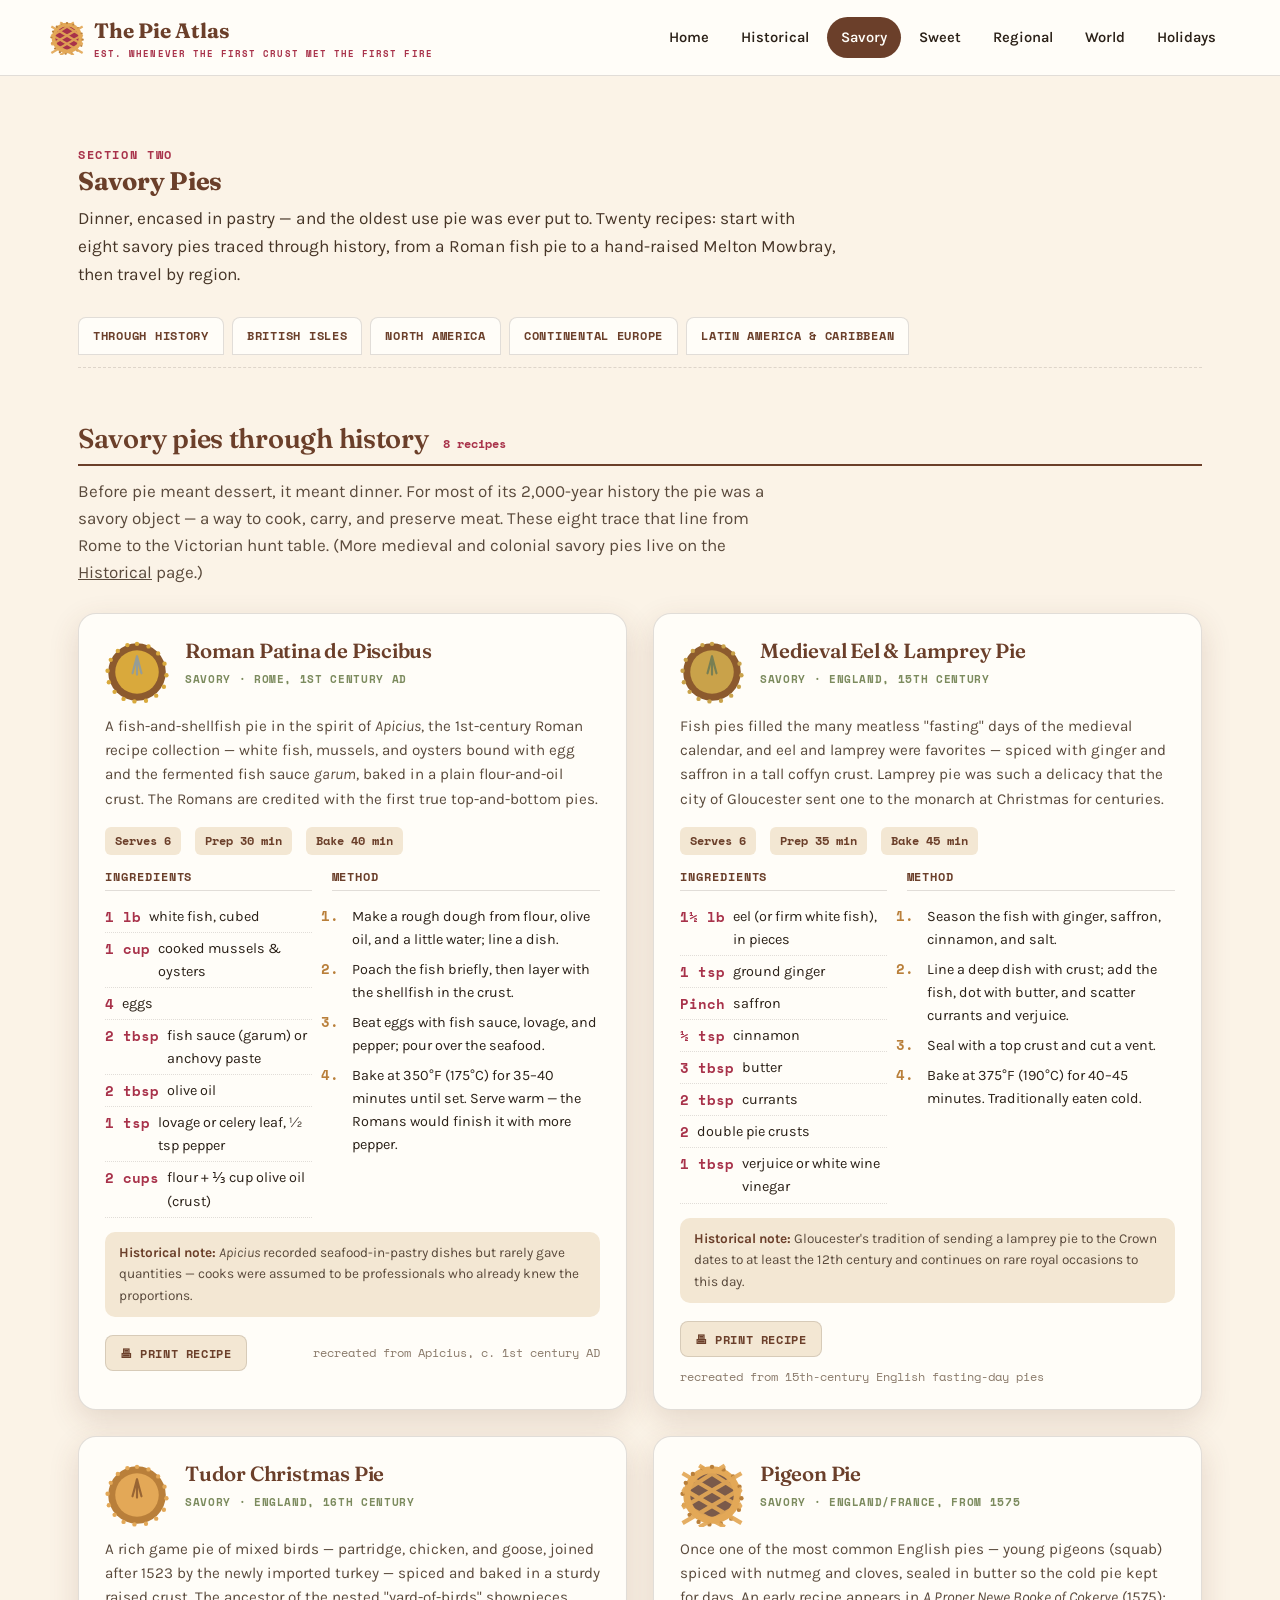
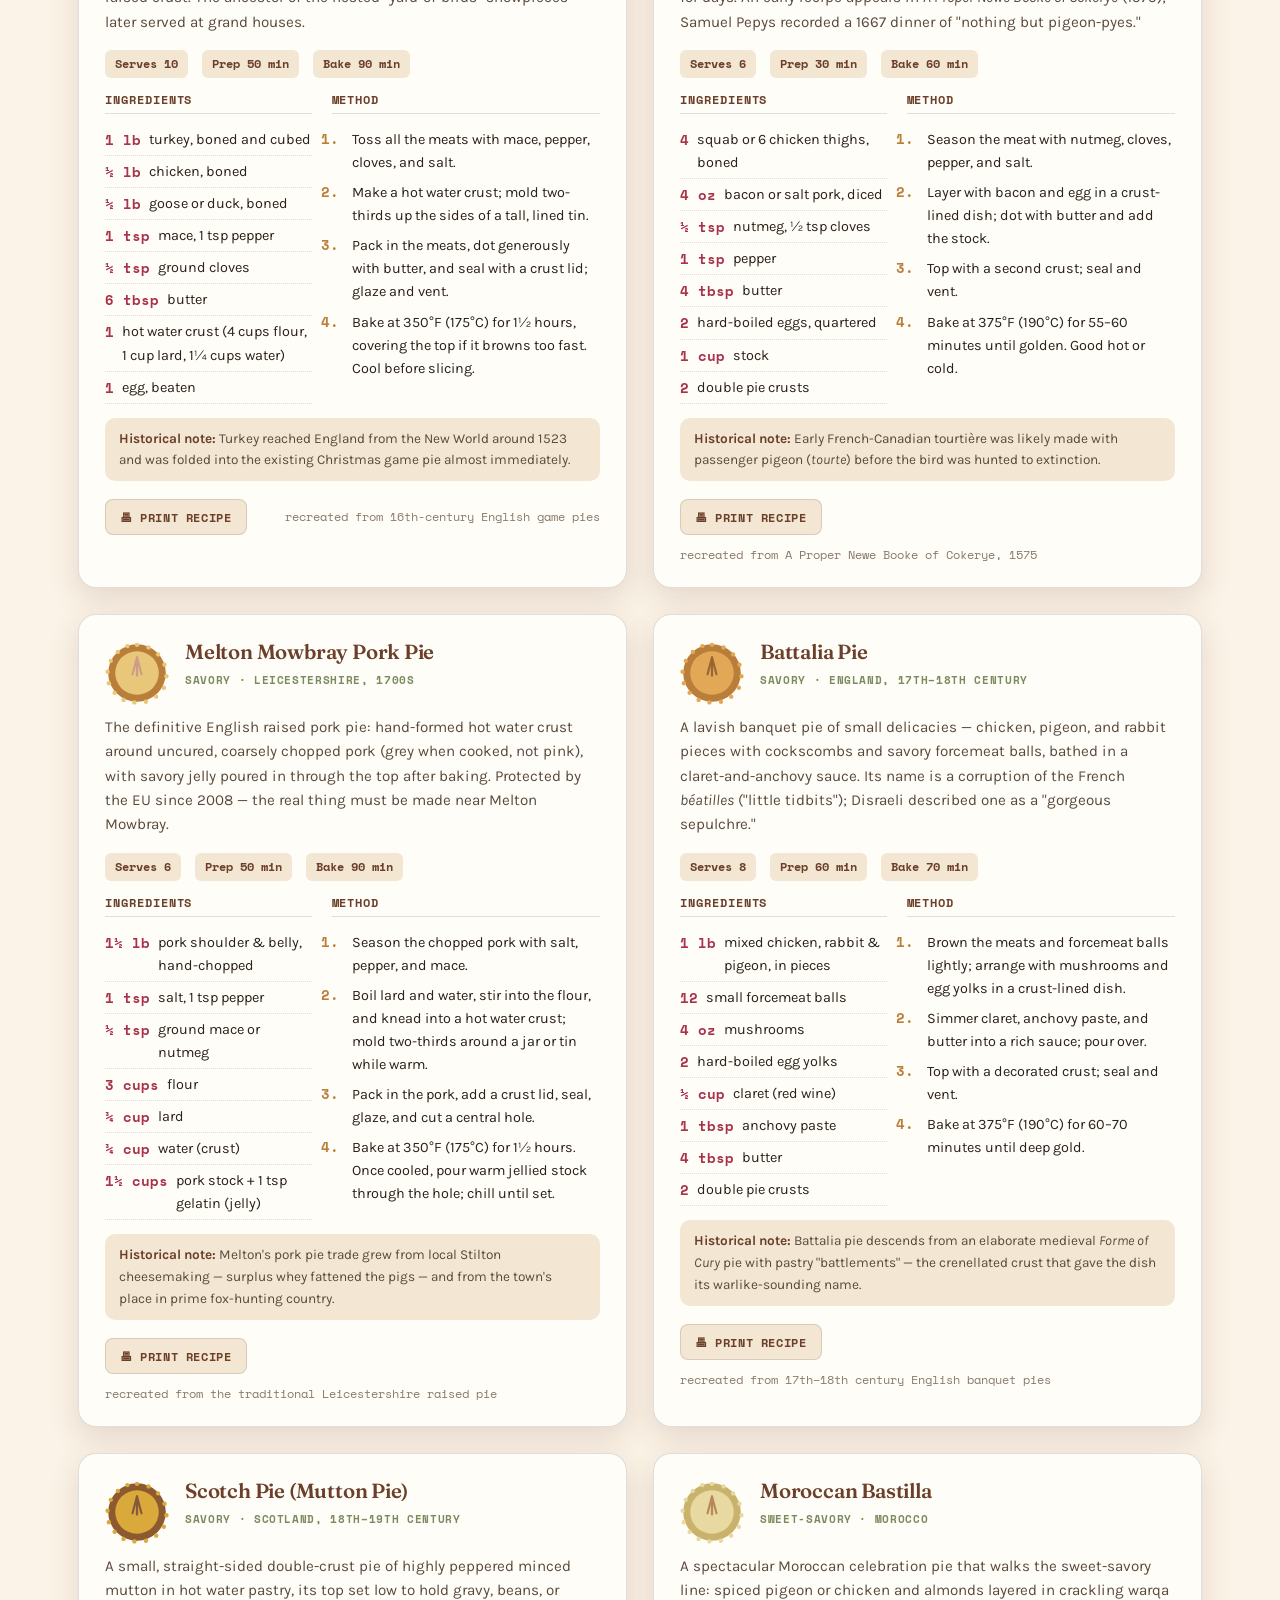
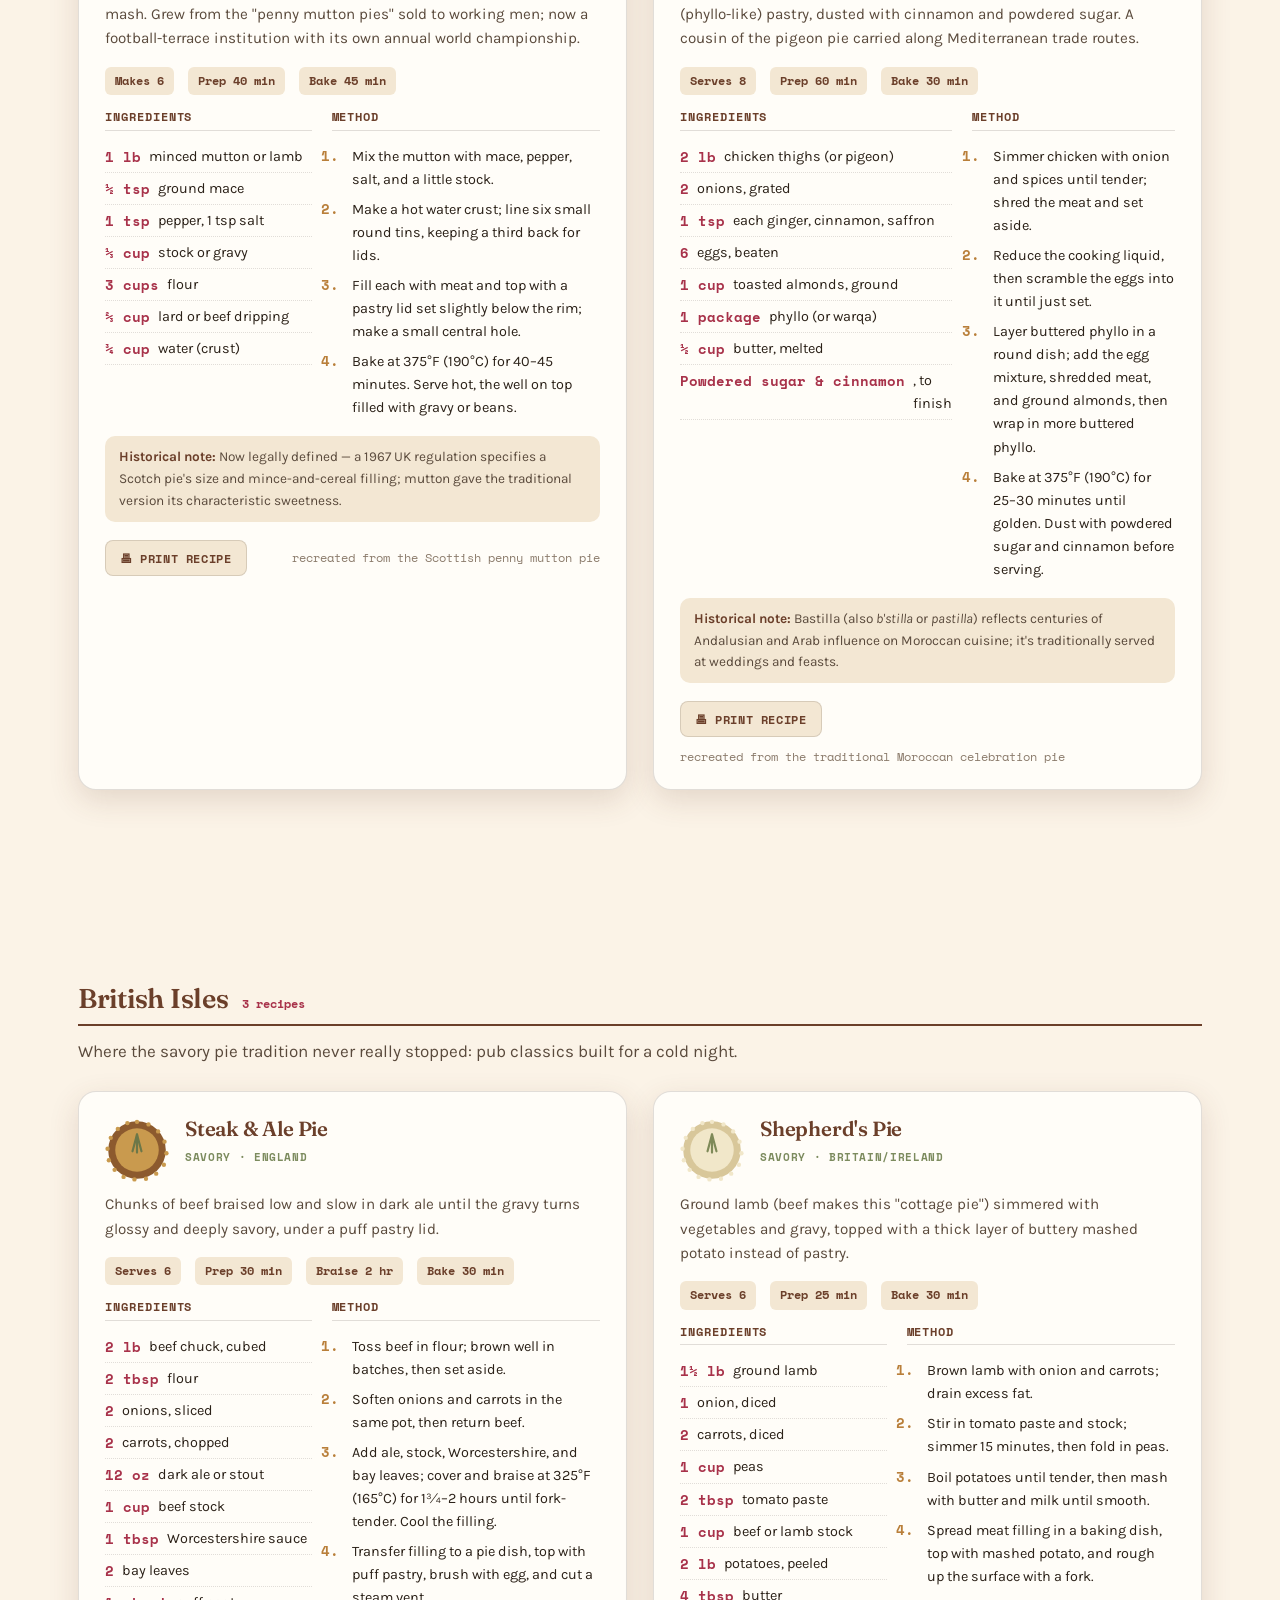
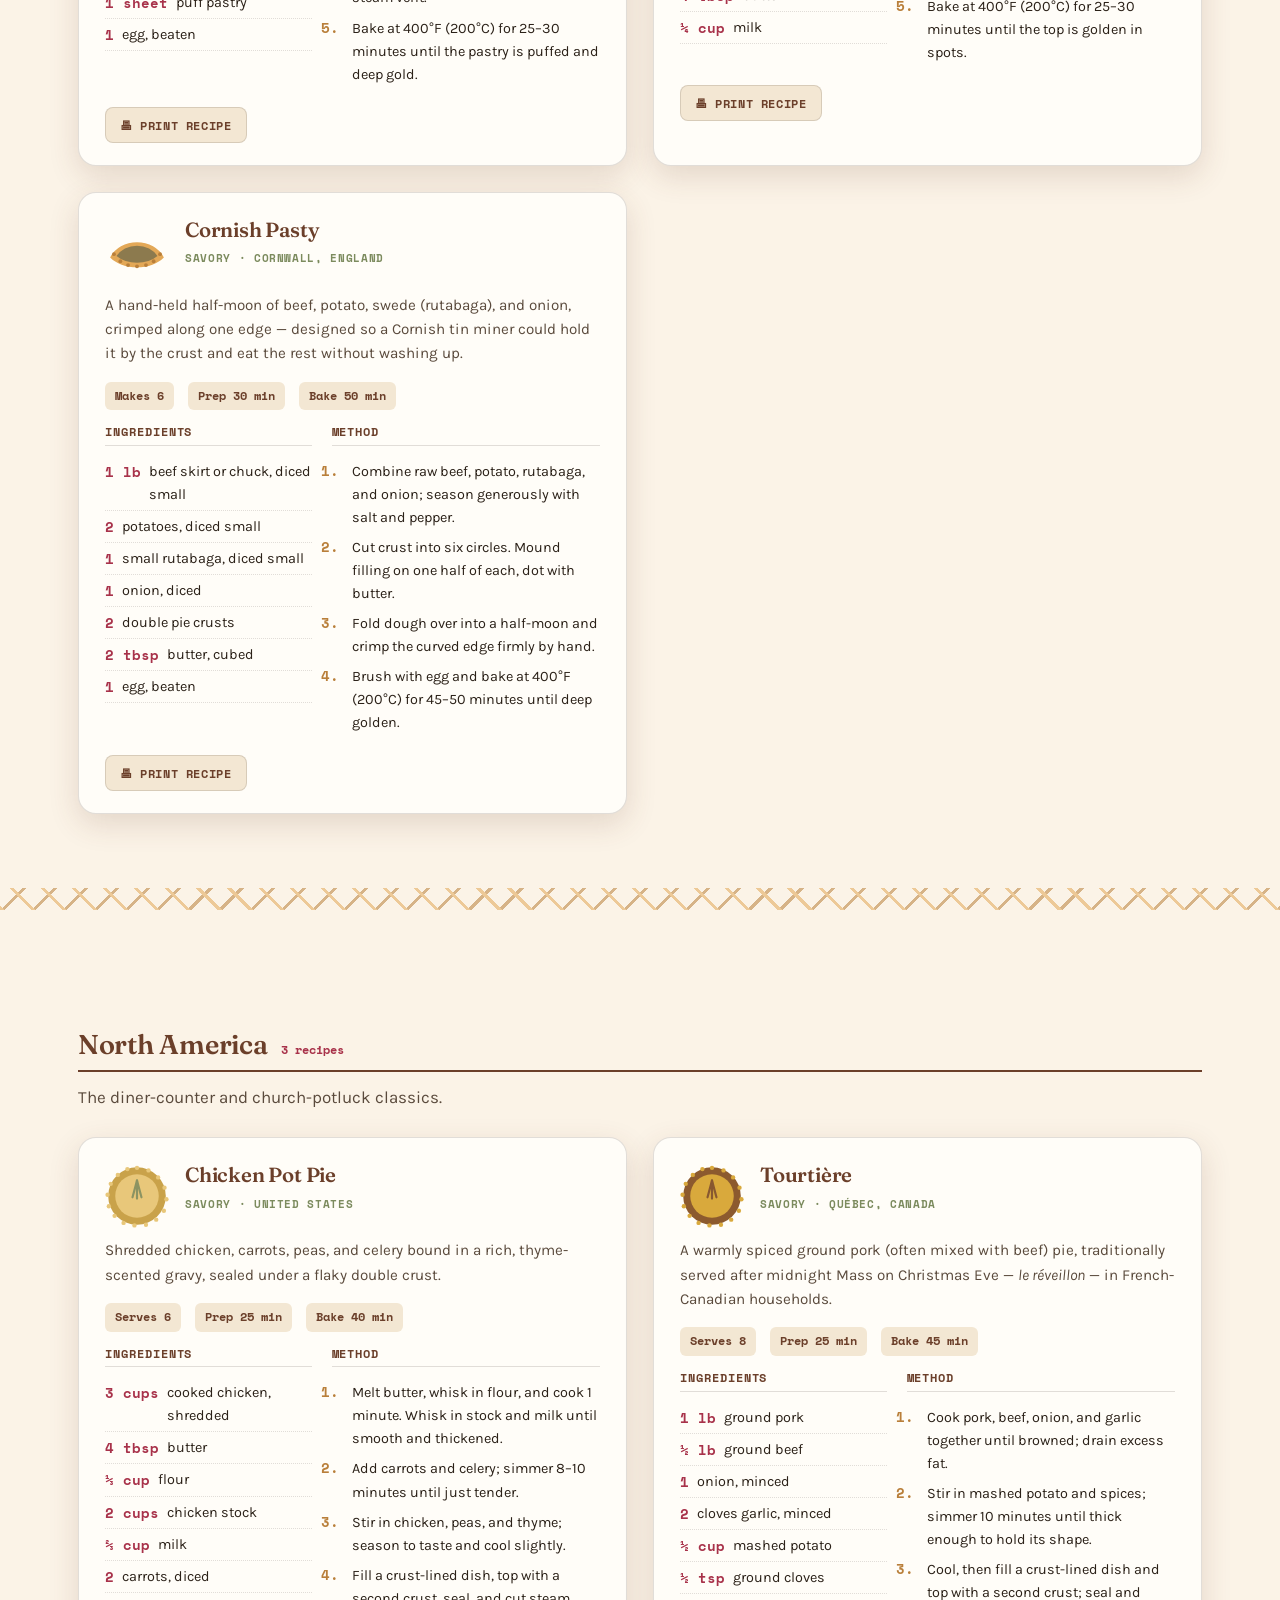
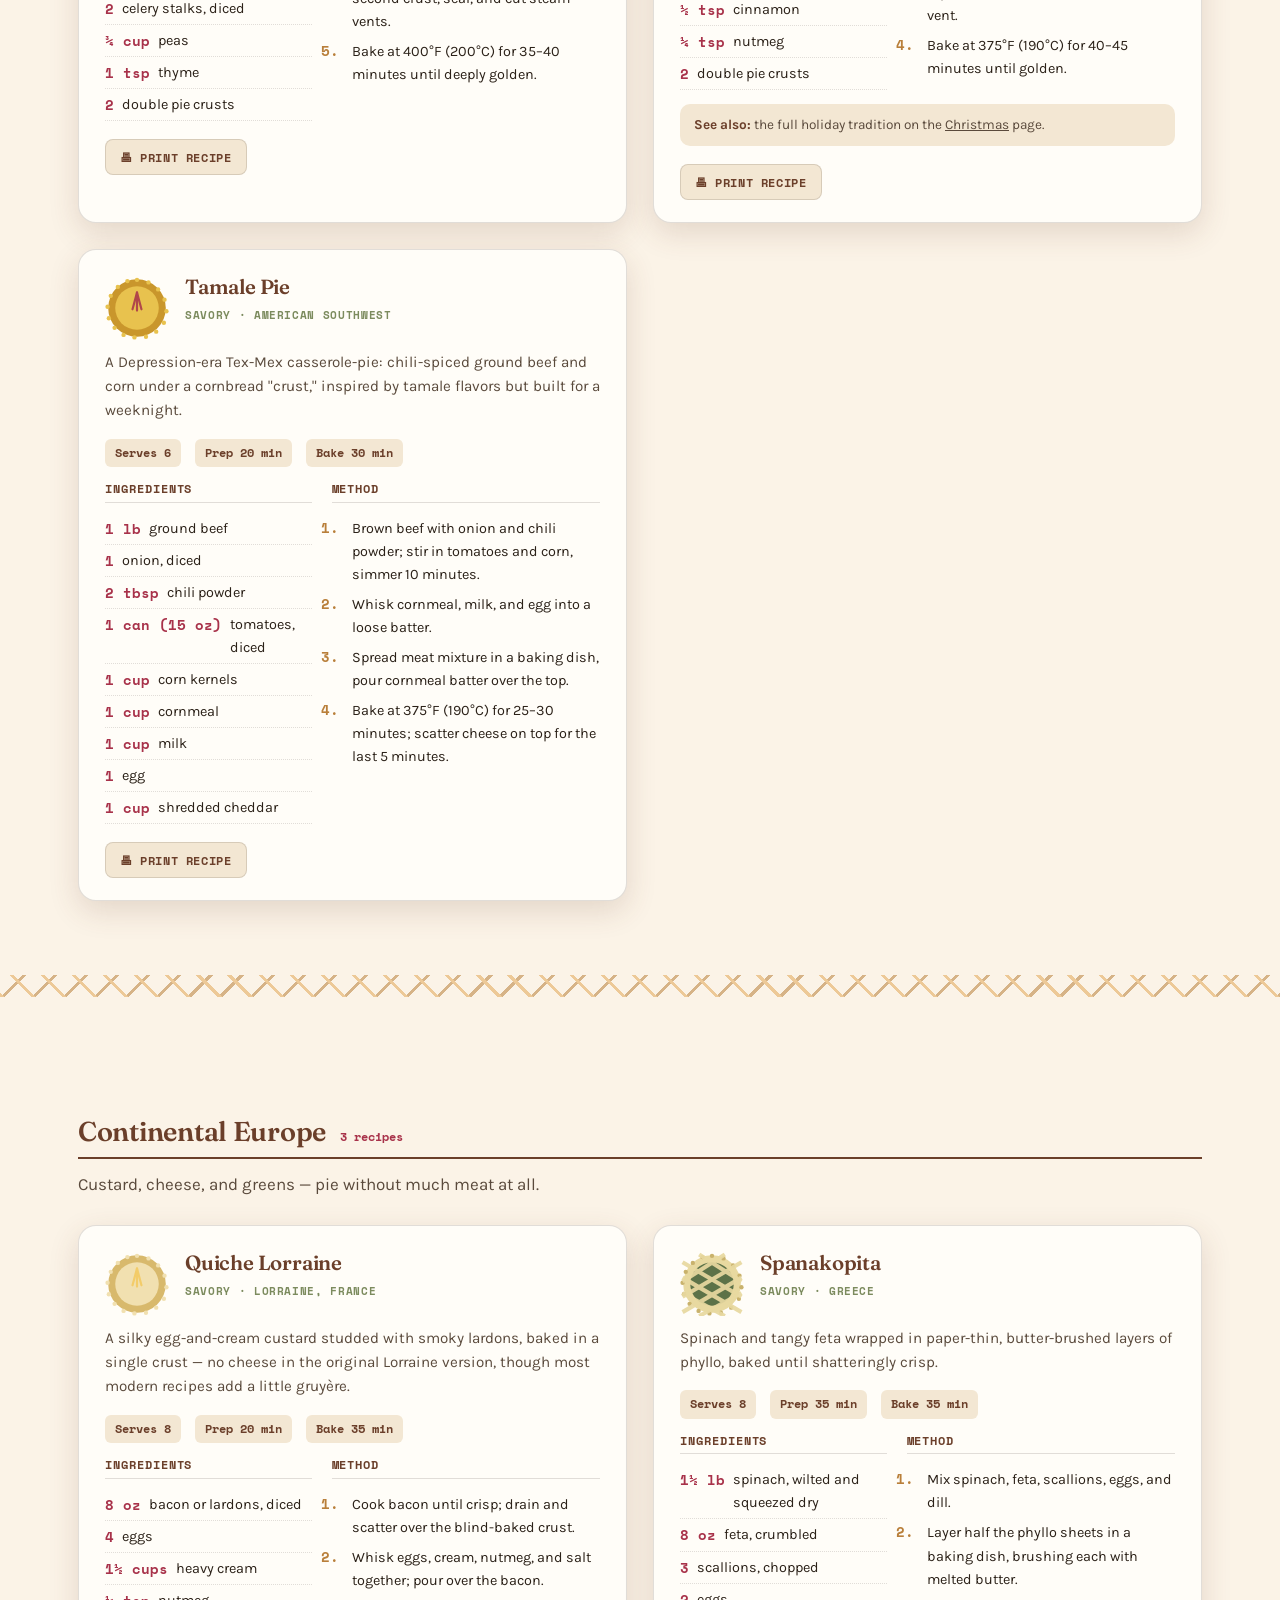
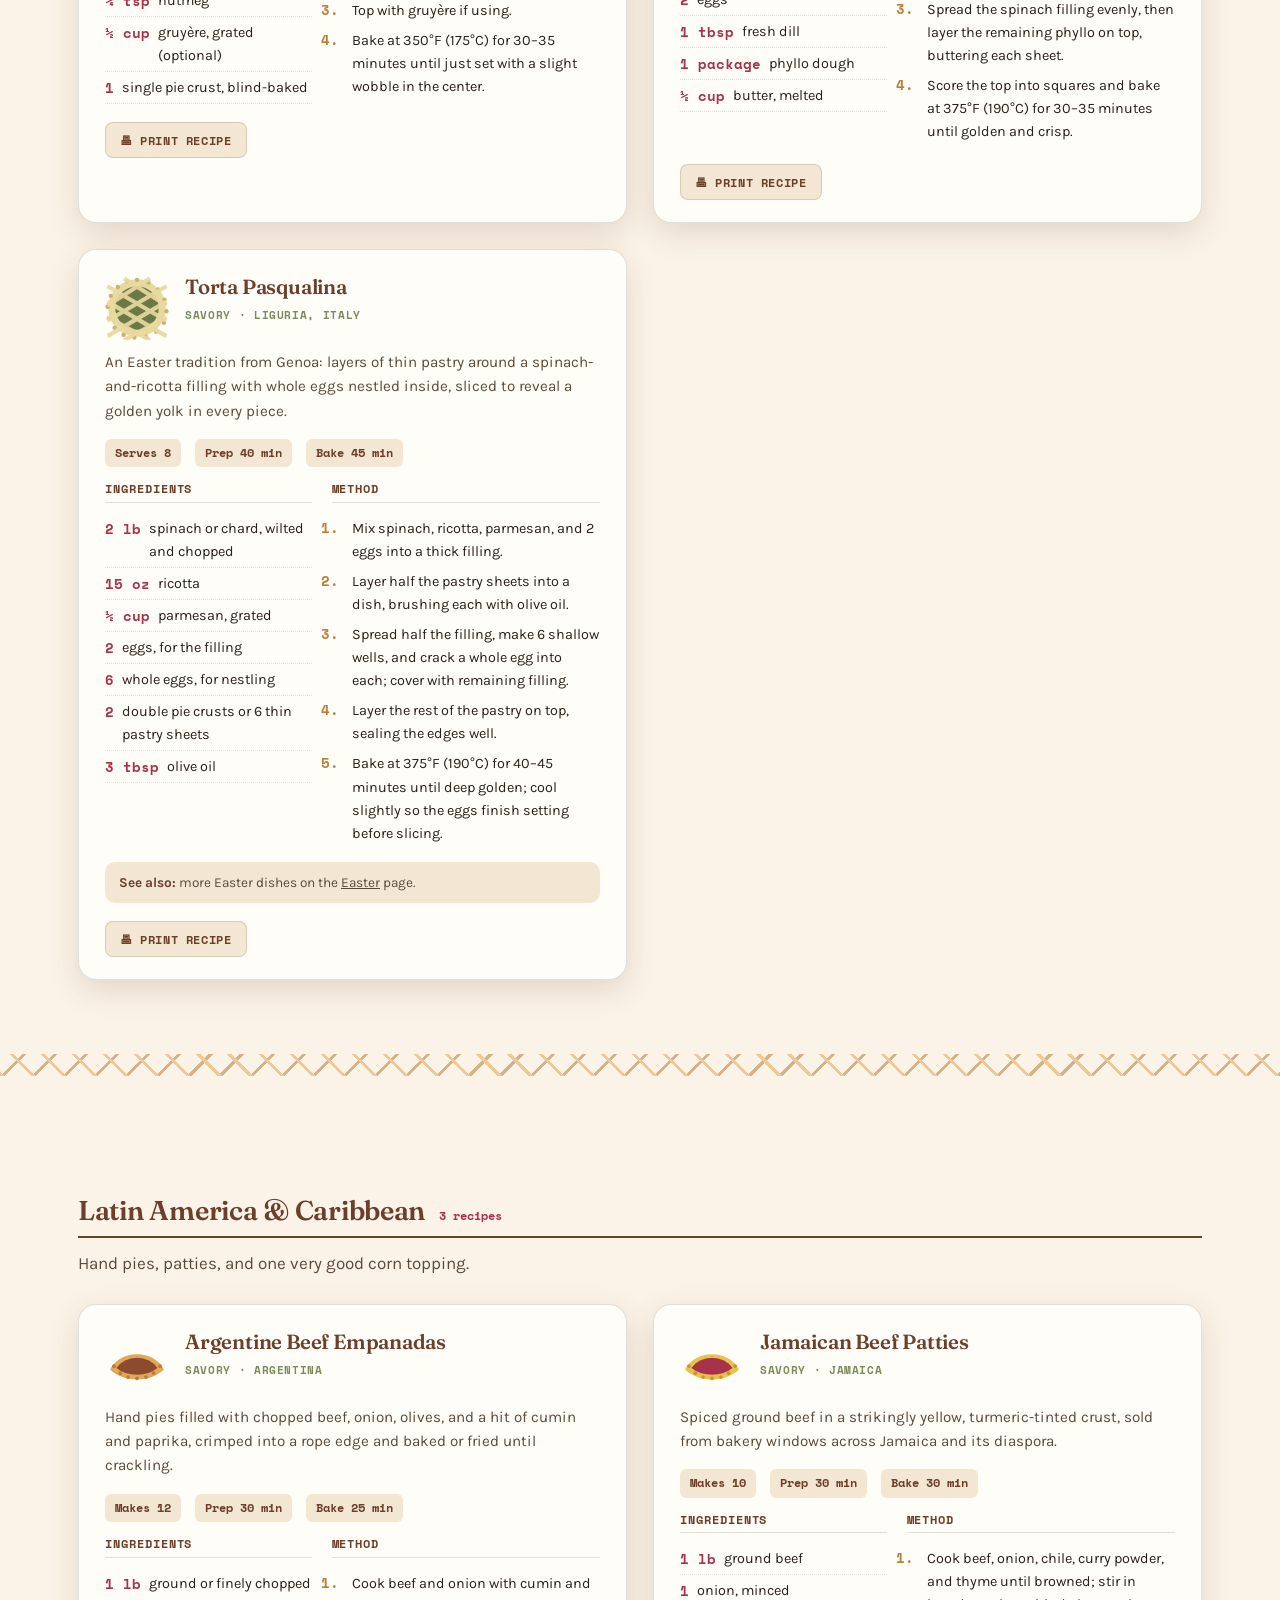
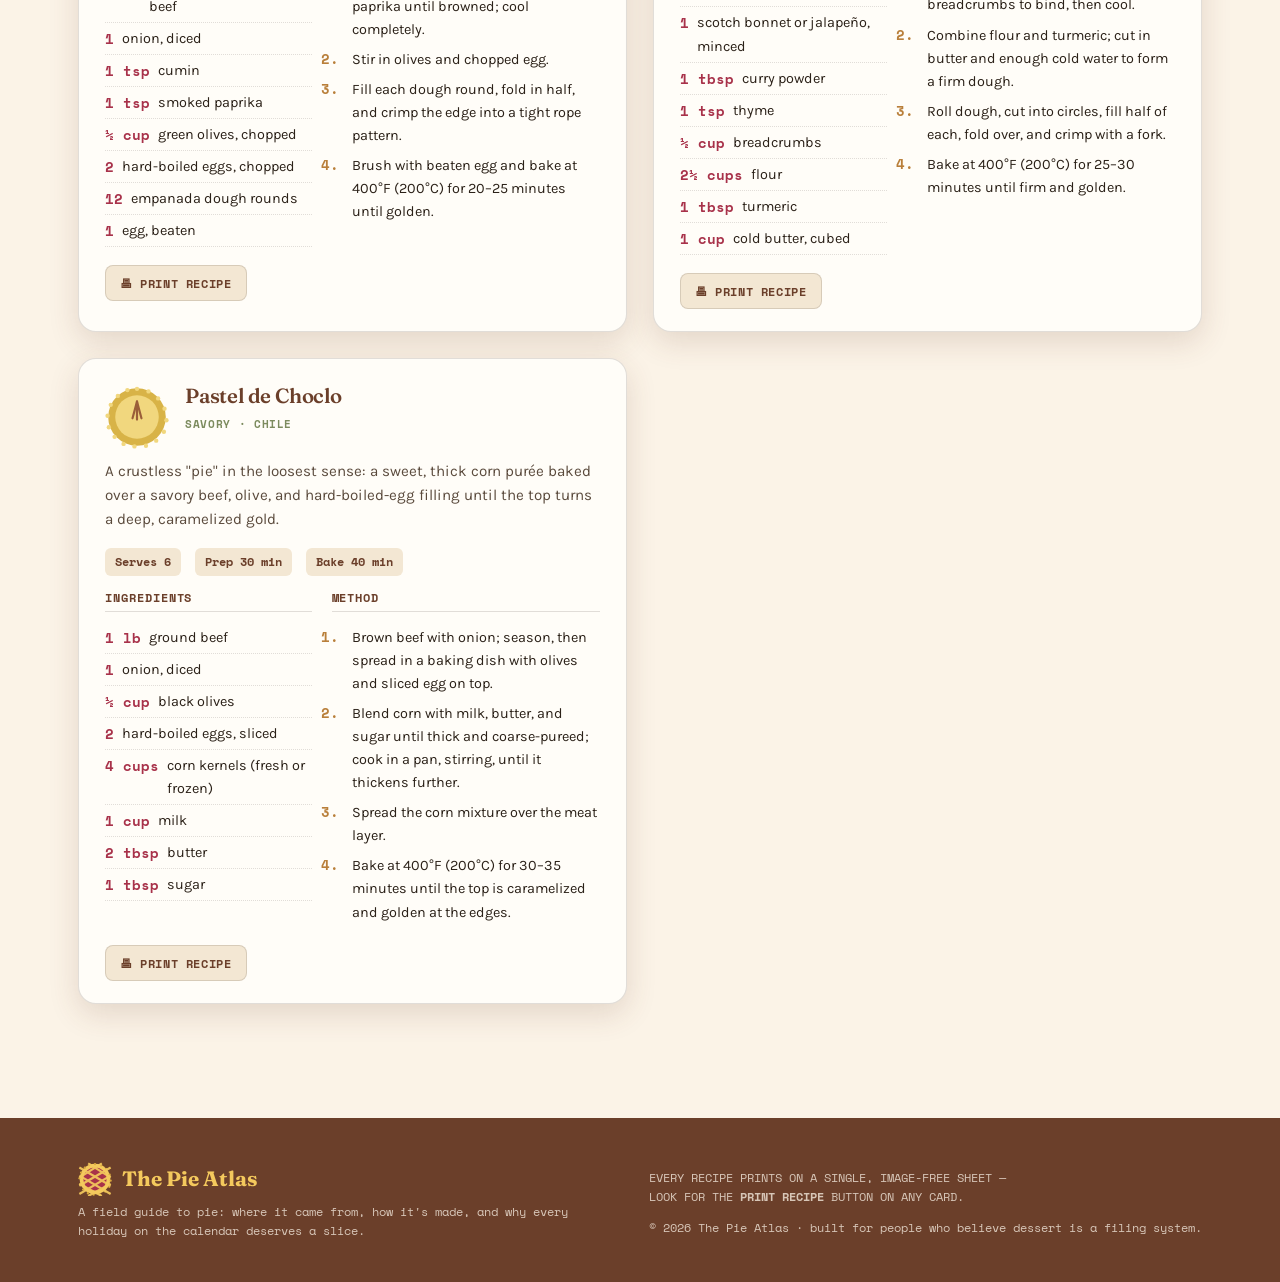
<file: savory.html>
<!DOCTYPE html>
<html lang="en">
<head>
<meta charset="UTF-8">
<meta name="viewport" content="width=device-width, initial-scale=1.0">
<title>Savory Pies — The Pie Atlas</title>
<meta name="description" content="Meat, vegetable, and cheese pies from around the world: pot pies, tourtière, quiche, empanadas, pasties, and more.">
<link rel="icon" href="data:image/svg+xml,<svg xmlns=%22http://www.w3.org/2000/svg%22 viewBox=%220 0 100 100%22><circle cx=%2250%22 cy=%2250%22 r=%2245%22 fill=%22%23E3A857%22/><circle cx=%2250%22 cy=%2250%22 r=%2234%22 fill=%22%23A8324A%22/></svg>">
<link rel="stylesheet" href="css/style.css">
</head>
<body>
<header class="site-header">
  <div class="wrap nav-row">
    <a class="brand" href="index.html">
      <svg class="mark" viewBox="0 0 100 100"><use href="#pie-lattice" style="--crust:#E3A857;--crustdark:#B97F3A;--filling:#A8324A"/></svg>
      <span>The Pie Atlas<small>Est. whenever the first crust met the first fire</small></span>
    </a>
    <nav class="main-nav">
      <a href="index.html">Home</a>
      <a href="historical.html">Historical</a>
      <a href="savory.html" class="active">Savory</a>
      <a href="sweet.html">Sweet</a>
      <a href="regional.html">Regional</a>
      <a href="world.html">World</a>
      <a href="holidays.html">Holidays</a>
    </nav>
  </div>
</header>
<svg style="display:none" aria-hidden="true">
<defs>

<!-- ===== PIE GLYPHS (the site's signature illustrations) ===== -->

<symbol id="pie-lattice" viewBox="0 0 100 100">
  <clipPath id="clipL"><circle cx="50" cy="50" r="34"/></clipPath>
  <circle cx="50" cy="50" r="45" fill="var(--crust,#E3A857)"/>
  <g fill="var(--crustdark,#B97F3A)">
    <circle cx="50" cy="6" r="3.4"/><circle cx="68" cy="10" r="3.4"/><circle cx="83" cy="21" r="3.4"/>
    <circle cx="93" cy="37" r="3.4"/><circle cx="96" cy="55" r="3.4"/><circle cx="92" cy="73" r="3.4"/>
    <circle cx="80" cy="87" r="3.4"/><circle cx="64" cy="95" r="3.4"/><circle cx="46" cy="96" r="3.4"/>
    <circle cx="29" cy="92" r="3.4"/><circle cx="15" cy="81" r="3.4"/><circle cx="6" cy="66" r="3.4"/>
    <circle cx="4" cy="48" r="3.4"/><circle cx="9" cy="31" r="3.4"/><circle cx="20" cy="17" r="3.4"/><circle cx="35" cy="8" r="3.4"/>
  </g>
  <circle cx="50" cy="50" r="34" fill="var(--filling,#A8324A)"/>
  <g clip-path="url(#clipL)" stroke="var(--crust,#E3A857)" stroke-width="6.5" opacity=".92">
    <line x1="4" y1="16" x2="96" y2="70"/><line x1="4" y1="40" x2="96" y2="94"/>
    <line x1="4" y1="64" x2="70" y2="100"/><line x1="30" y1="4" x2="96" y2="46"/>
    <line x1="4" y1="70" x2="96" y2="16"/><line x1="4" y1="94" x2="96" y2="40"/>
    <line x1="4" y1="46" x2="70" y2="4"/><line x1="30" y1="100" x2="96" y2="64"/>
  </g>
</symbol>

<symbol id="pie-solid" viewBox="0 0 100 100">
  <circle cx="50" cy="50" r="45" fill="var(--crustdark,#B97F3A)"/>
  <g fill="var(--crust,#E3A857)">
    <circle cx="50" cy="6" r="3.4"/><circle cx="68" cy="10" r="3.4"/><circle cx="83" cy="21" r="3.4"/>
    <circle cx="93" cy="37" r="3.4"/><circle cx="96" cy="55" r="3.4"/><circle cx="92" cy="73" r="3.4"/>
    <circle cx="80" cy="87" r="3.4"/><circle cx="64" cy="95" r="3.4"/><circle cx="46" cy="96" r="3.4"/>
    <circle cx="29" cy="92" r="3.4"/><circle cx="15" cy="81" r="3.4"/><circle cx="6" cy="66" r="3.4"/>
    <circle cx="4" cy="48" r="3.4"/><circle cx="9" cy="31" r="3.4"/><circle cx="20" cy="17" r="3.4"/><circle cx="35" cy="8" r="3.4"/>
  </g>
  <circle cx="50" cy="50" r="34" fill="var(--crust,#E3A857)"/>
  <g stroke="var(--filling,#7C8B5E)" stroke-width="3.4" stroke-linecap="round" opacity=".85">
    <line x1="50" y1="26" x2="43" y2="52"/><line x1="50" y1="26" x2="50" y2="54"/><line x1="50" y1="26" x2="57" y2="52"/>
  </g>
</symbol>

<symbol id="pie-slice" viewBox="0 0 100 100">
  <path d="M50 92 L10 30 A46 46 0 0 1 90 30 Z" fill="var(--crust,#E3A857)"/>
  <path d="M50 78 L20 32 A38 38 0 0 1 80 32 Z" fill="var(--filling,#F4C95D)"/>
  <path d="M50 30 L34 33 A18 8 0 0 0 66 33 Z" fill="var(--topping,#FBF3E7)"/>
  <path d="M18 30 A46 46 0 0 1 82 30" fill="none" stroke="var(--crustdark,#B97F3A)" stroke-width="5" stroke-linecap="round"/>
</symbol>

<symbol id="pie-hand" viewBox="0 0 100 100">
  <path d="M8 60 A46 40 0 0 1 92 60 A50 34 0 0 1 8 60 Z" fill="var(--crust,#E3A857)"/>
  <path d="M18 58 A36 30 0 0 1 82 58 A40 26 0 0 1 18 58 Z" fill="var(--filling,#A8324A)"/>
  <g fill="var(--crustdark,#B97F3A)">
    <circle cx="14" cy="55" r="3"/><circle cx="24" cy="66" r="3"/><circle cx="36" cy="72" r="3"/>
    <circle cx="50" cy="74" r="3"/><circle cx="64" cy="72" r="3"/><circle cx="76" cy="66" r="3"/><circle cx="86" cy="55" r="3"/>
  </g>
</symbol>

<symbol id="pie-star" viewBox="0 0 100 100">
  <circle cx="50" cy="50" r="45" fill="var(--crust,#E3A857)"/>
  <circle cx="50" cy="50" r="34" fill="var(--filling,#C9A24A)"/>
  <g fill="var(--fish,#8A9BA8)" stroke="var(--crustdark,#B97F3A)" stroke-width="1.5">
    <path d="M50 50 L58 30 Q50 26 42 30 Z"/>
    <path d="M50 50 L70 42 Q72 50 68 58 Z"/>
    <path d="M50 50 L58 70 Q50 74 42 70 Z"/>
    <path d="M50 50 L30 58 Q28 50 32 42 Z"/>
  </g>
  <g fill="var(--crustdark,#B97F3A)">
    <circle cx="54" cy="31" r="1.5"/><circle cx="67" cy="45" r="1.5"/><circle cx="54" cy="69" r="1.5"/><circle cx="33" cy="55" r="1.5"/>
  </g>
</symbol>

<!-- ===== category marks (home tiles) ===== -->
<symbol id="mark-history" viewBox="0 0 48 48">
  <circle cx="24" cy="24" r="19" fill="none" stroke="currentColor" stroke-width="2.4"/>
  <path d="M24 13v11l8 6" fill="none" stroke="currentColor" stroke-width="2.4" stroke-linecap="round" stroke-linejoin="round"/>
</symbol>
<symbol id="mark-savory" viewBox="0 0 48 48">
  <path d="M14 10v14M18 10v14M14 24c0 2 4 2 4 0M16 24v14" fill="none" stroke="currentColor" stroke-width="2.2" stroke-linecap="round" stroke-linejoin="round"/>
  <path d="M34 10c-5 3-5 10 0 14v14" fill="none" stroke="currentColor" stroke-width="2.2" stroke-linecap="round" stroke-linejoin="round"/>
</symbol>
<symbol id="mark-sweet" viewBox="0 0 48 48">
  <path d="M8 30 A16 13 0 0 1 40 30 Z" fill="none" stroke="currentColor" stroke-width="2.4" stroke-linejoin="round"/>
  <path d="M8 30h32" stroke="currentColor" stroke-width="2.4"/>
  <circle cx="24" cy="12" r="3.4" fill="none" stroke="currentColor" stroke-width="2.2"/>
  <path d="M24 8V4" stroke="currentColor" stroke-width="2.2" stroke-linecap="round"/>
</symbol>
<symbol id="mark-holiday" viewBox="0 0 48 48">
  <path d="M24 6l4.2 9.4 10.2 1.2-7.6 7 2 10.1L24 28.6l-8.8 5.1 2-10.1-7.6-7 10.2-1.2z" fill="none" stroke="currentColor" stroke-width="2.2" stroke-linejoin="round"/>
</symbol>
<symbol id="mark-region" viewBox="0 0 48 48">
  <path d="M24 4C16 4 10 10 10 18c0 10 14 26 14 26s14-16 14-26c0-8-6-14-14-14z" fill="none" stroke="currentColor" stroke-width="2.4" stroke-linejoin="round"/>
  <circle cx="24" cy="18" r="5" fill="none" stroke="currentColor" stroke-width="2.4"/>
</symbol>
<symbol id="pie-canoe" viewBox="0 0 100 100">
  <path d="M10 50 Q50 20 90 50 Q50 62 10 50 Z" fill="var(--crust,#E3A857)"/>
  <path d="M24 50 Q50 34 76 50 Q50 56 24 50 Z" fill="var(--filling,#F3E7C9)"/>
  <g fill="var(--crustdark,#B97F3A)">
    <path d="M14 49 l4 -4 M22 46 l3 -4 M32 43 l3 -3 M50 41 l0 -4 M68 43 l-3 -3 M78 46 l-3 -4 M86 49 l-4 -4" stroke="var(--crustdark,#B97F3A)" stroke-width="2.5" stroke-linecap="round"/>
  </g>
</symbol>
<symbol id="pie-tart" viewBox="0 0 100 100">
  <circle cx="50" cy="50" r="42" fill="var(--crustdark,#B97F3A)"/>
  <circle cx="50" cy="50" r="42" fill="none" stroke="var(--crust,#E3A857)" stroke-width="6" stroke-dasharray="4 5"/>
  <circle cx="50" cy="50" r="33" fill="var(--filling,#E8C24E)"/>
  <circle cx="50" cy="50" r="12" fill="var(--center,#A8324A)"/>
</symbol>

<!-- ===== holiday line icons ===== -->
<symbol id="ic-star" viewBox="0 0 48 48"><path d="M24 6l4.2 9.4 10.2 1.2-7.6 7 2 10.1L24 28.6l-8.8 5.1 2-10.1-7.6-7 10.2-1.2z" fill="none" stroke="currentColor" stroke-width="2.2" stroke-linejoin="round"/></symbol>
<symbol id="ic-pi" viewBox="0 0 48 48"><circle cx="24" cy="24" r="19" fill="none" stroke="currentColor" stroke-width="2.2"/><path d="M15 18h18M19 18v14M29 18l-2 10c0 2.6 2 3.6 4 2.6" fill="none" stroke="currentColor" stroke-width="2.2" stroke-linecap="round" stroke-linejoin="round"/></symbol>
<symbol id="ic-heart" viewBox="0 0 48 48"><path d="M24 40s-13-8.4-18-16.6C2.4 17 5 9 12 9c4 0 7 2.4 8.4 4.8C21.8 11.4 24.8 9 28.8 9c7 0 9.6 8 6.2 14.4C30 31.6 24 40 24 40z" fill="none" stroke="currentColor" stroke-width="2.2" stroke-linejoin="round"/></symbol>
<symbol id="ic-shamrock" viewBox="0 0 48 48"><circle cx="18" cy="18" r="7" fill="none" stroke="currentColor" stroke-width="2.2"/><circle cx="30" cy="18" r="7" fill="none" stroke="currentColor" stroke-width="2.2"/><circle cx="24" cy="27" r="7" fill="none" stroke="currentColor" stroke-width="2.2"/><path d="M24 33v9" stroke="currentColor" stroke-width="2.2" stroke-linecap="round"/></symbol>
<symbol id="ic-egg" viewBox="0 0 48 48"><path d="M24 8c8 8 14 18.4 14 26a14 14 0 0 1-28 0c0-7.6 6-18 14-26z" fill="none" stroke="currentColor" stroke-width="2.2"/><path d="M13 30l5 3-3 3 6 2" fill="none" stroke="currentColor" stroke-width="1.8" stroke-linecap="round" stroke-linejoin="round"/></symbol>
<symbol id="ic-sun" viewBox="0 0 48 48"><circle cx="24" cy="24" r="9" fill="none" stroke="currentColor" stroke-width="2.2"/><g stroke="currentColor" stroke-width="2.2" stroke-linecap="round"><line x1="24" y1="4" x2="24" y2="10"/><line x1="24" y1="38" x2="24" y2="44"/><line x1="4" y1="24" x2="10" y2="24"/><line x1="38" y1="24" x2="44" y2="24"/><line x1="9" y1="9" x2="13" y2="13"/><line x1="35" y1="35" x2="39" y2="39"/><line x1="9" y1="39" x2="13" y2="35"/><line x1="35" y1="13" x2="39" y2="9"/></g></symbol>
<symbol id="ic-flower" viewBox="0 0 48 48"><g fill="none" stroke="currentColor" stroke-width="2.2"><ellipse cx="24" cy="13" rx="6" ry="9"/><ellipse cx="24" cy="35" rx="6" ry="9"/><ellipse cx="13" cy="24" rx="9" ry="6"/><ellipse cx="35" cy="24" rx="9" ry="6"/><circle cx="24" cy="24" r="4"/></g></symbol>
<symbol id="ic-flag" viewBox="0 0 48 48"><path d="M12 6v36" stroke="currentColor" stroke-width="2.2" stroke-linecap="round"/><path d="M12 8h26l-6 7 6 7H12" fill="none" stroke="currentColor" stroke-width="2.2" stroke-linejoin="round"/></symbol>
<symbol id="ic-fireworks" viewBox="0 0 48 48"><g stroke="currentColor" stroke-width="2.2" stroke-linecap="round"><line x1="24" y1="6" x2="24" y2="16"/><line x1="24" y1="32" x2="24" y2="42"/><line x1="6" y1="24" x2="16" y2="24"/><line x1="32" y1="24" x2="42" y2="24"/><line x1="11" y1="11" x2="18" y2="18"/><line x1="30" y1="30" x2="37" y2="37"/><line x1="11" y1="37" x2="18" y2="30"/><line x1="30" y1="18" x2="37" y2="11"/></g><circle cx="24" cy="24" r="4.5" fill="currentColor"/></symbol>
<symbol id="ic-tools" viewBox="0 0 48 48"><rect x="8" y="18" width="32" height="20" rx="2" fill="none" stroke="currentColor" stroke-width="2.2"/><path d="M17 18v-4a7 7 0 0 1 14 0v4" fill="none" stroke="currentColor" stroke-width="2.2"/></symbol>
<symbol id="ic-apple" viewBox="0 0 48 48"><path d="M24 16c7-6 16-2 16 8 0 10-8 18-16 18S8 34 8 24c0-10 9-14 16-8z" fill="none" stroke="currentColor" stroke-width="2.2"/><path d="M24 16V9M24 9c2-3 6-3 7-1" fill="none" stroke="currentColor" stroke-width="2.2" stroke-linecap="round"/></symbol>
<symbol id="ic-pumpkin" viewBox="0 0 48 48"><path d="M24 16c-9 0-15 7-15 15s6 11 15 11 15-4 15-11-6-15-15-15z" fill="none" stroke="currentColor" stroke-width="2.2"/><path d="M24 16v26M14 20c3 4 3 18 0 21M34 20c-3 4-3 18 0 21" fill="none" stroke="currentColor" stroke-width="1.6"/><path d="M24 16v-6M24 10c2-2 5-2 6 0" fill="none" stroke="currentColor" stroke-width="2.2" stroke-linecap="round"/></symbol>
<symbol id="ic-diya" viewBox="0 0 48 48"><path d="M8 30c0 6 7 10 16 10s16-4 16-10" fill="none" stroke="currentColor" stroke-width="2.2" stroke-linecap="round"/><path d="M6 28c4 3 10 4 18 4s14-1 18-4" fill="none" stroke="currentColor" stroke-width="2.2" stroke-linecap="round"/><path d="M24 22c-3-4-1-8 0-10 1 2 3 6 0 10z" fill="none" stroke="currentColor" stroke-width="2.2" stroke-linejoin="round"/></symbol>
<symbol id="ic-maple" viewBox="0 0 48 48"><path d="M24 6l3 9 8-5-3 9 9-1-7 7 8 4-9 2 3 9-8-5-4 8-4-8-8 5 3-9-9-2 8-4-7-7 9 1-3-9 8 5z" fill="none" stroke="currentColor" stroke-width="1.8" stroke-linejoin="round"/></symbol>
<symbol id="ic-menorah" viewBox="0 0 48 48"><g stroke="currentColor" stroke-width="2.2" stroke-linecap="round"><line x1="24" y1="18" x2="24" y2="38"/><line x1="10" y1="38" x2="38" y2="38"/><line x1="16" y1="42" x2="32" y2="42"/><path d="M24 10v8M18 14v4M12 18v4M30 14v4M36 18v4" fill="none"/></g></symbol>
<symbol id="ic-tree" viewBox="0 0 48 48"><path d="M24 6l8 12h-5l8 10h-6l7 10H12l7-10h-6l8-10h-5z" fill="none" stroke="currentColor" stroke-width="2" stroke-linejoin="round"/><rect x="21" y="38" width="6" height="6" fill="none" stroke="currentColor" stroke-width="2"/></symbol>
<symbol id="ic-candle" viewBox="0 0 48 48"><rect x="19" y="18" width="10" height="24" rx="1.5" fill="none" stroke="currentColor" stroke-width="2.2"/><path d="M24 18c-2-4 0-7 2-9-1 3 1 5 2 7 1 2-1 4-4 2z" fill="none" stroke="currentColor" stroke-width="2" stroke-linejoin="round"/><path d="M15 42h18" stroke="currentColor" stroke-width="2.2" stroke-linecap="round"/></symbol>
<symbol id="ic-gift" viewBox="0 0 48 48"><rect x="8" y="18" width="32" height="22" rx="1.5" fill="none" stroke="currentColor" stroke-width="2.2"/><path d="M8 26h32" stroke="currentColor" stroke-width="2.2"/><path d="M24 18v22" stroke="currentColor" stroke-width="2.2"/><path d="M24 18c-2-8-12-8-12-2 0 3 5 2 12 2zM24 18c2-8 12-8 12-2 0 3-5 2-12 2z" fill="none" stroke="currentColor" stroke-width="2"/></symbol>
<symbol id="ic-clock" viewBox="0 0 48 48"><circle cx="24" cy="24" r="19" fill="none" stroke="currentColor" stroke-width="2.2"/><path d="M24 13v11l8 5" fill="none" stroke="currentColor" stroke-width="2.2" stroke-linecap="round" stroke-linejoin="round"/></symbol>

</defs>
</svg>
<section class="section" style="padding-bottom:0">
  <div class="wrap">
    <span class="eyebrow">Section two</span>
    <h1>Savory Pies</h1>
    <p class="prose narrow" style="font-size:1.08rem;color:#463527">Dinner, encased in pastry — and the oldest use pie was ever put to. Twenty recipes: start with eight savory pies traced through history, from a Roman fish pie to a hand-raised Melton Mowbray, then travel by region.</p>
    <div class="tab-row">
      <a href="#history">Through History</a>
      <a href="#british">British Isles</a>
      <a href="#north-america">North America</a>
      <a href="#europe">Continental Europe</a>
      <a href="#latin-america">Latin America &amp; Caribbean</a>
    </div>
  </div>
</section>
<section class="section" style="padding-top:0" id="history">
  <div class="wrap">
    <div class="subsection-head"><h2>Savory pies through history</h2><span class="tally">8 recipes</span></div>
    <p class="subsection-blurb">Before pie meant dessert, it meant dinner. For most of its 2,000-year history the pie was a savory object — a way to cook, carry, and preserve meat. These eight trace that line from Rome to the Victorian hunt table. (More medieval and colonial savory pies live on the <a href="historical.html#hist-rare">Historical</a> page.)</p>
    <div class="recipe-grid">

      <article class="recipe-card" id="roman-fish-pie">
        <div class="recipe-top">
          <svg class="recipe-icon" viewBox="0 0 100 100" style="--crust:#D9A93C;--crustdark:#8C5A2E;--filling:#8A9BA8"><use href="#pie-solid"/></svg>
          <div class="recipe-title-wrap"><h3>Roman Patina de Piscibus</h3><span class="recipe-tag">Savory · Rome, 1st century AD</span></div>
        </div>
        <p class="recipe-blurb">A fish-and-shellfish pie in the spirit of <em>Apicius</em>, the 1st-century Roman recipe collection — white fish, mussels, and oysters bound with egg and the fermented fish sauce <em>garum</em>, baked in a plain flour-and-oil crust. The Romans are credited with the first true top-and-bottom pies.</p>
        <div class="meta-row"><span class="m">Serves 6</span><span class="m">Prep 30 min</span><span class="m">Bake 40 min</span></div>
        <div class="recipe-body">
          <div><h4>Ingredients</h4>
            <ul class="ingredients">
              <li><span class="amt">1 lb</span> white fish, cubed</li>
              <li><span class="amt">1 cup</span> cooked mussels &amp; oysters</li>
              <li><span class="amt">4</span> eggs</li>
              <li><span class="amt">2 tbsp</span> fish sauce (garum) or anchovy paste</li>
              <li><span class="amt">2 tbsp</span> olive oil</li>
              <li><span class="amt">1 tsp</span> lovage or celery leaf, ½ tsp pepper</li>
              <li><span class="amt">2 cups</span> flour + ⅓ cup olive oil (crust)</li>
            </ul>
          </div>
          <div><h4>Method</h4>
            <ol class="steps">
              <li>Make a rough dough from flour, olive oil, and a little water; line a dish.</li>
              <li>Poach the fish briefly, then layer with the shellfish in the crust.</li>
              <li>Beat eggs with fish sauce, lovage, and pepper; pour over the seafood.</li>
              <li>Bake at 350°F (175°C) for 35–40 minutes until set. Serve warm — the Romans would finish it with more pepper.</li>
            </ol>
          </div>
        </div>
        <p class="recipe-note"><b>Historical note:</b> <em>Apicius</em> recorded seafood-in-pastry dishes but rarely gave quantities — cooks were assumed to be professionals who already knew the proportions.</p>
        <div class="card-actions"><button class="print-btn" onclick="printRecipe('roman-fish-pie')">🖶 Print recipe</button><span class="origin-note">recreated from Apicius, c. 1st century AD</span></div>
      </article>

      <article class="recipe-card" id="medieval-eel-pie">
        <div class="recipe-top">
          <svg class="recipe-icon" viewBox="0 0 100 100" style="--crust:#C9A24A;--crustdark:#8C5A2E;--filling:#6B7A55"><use href="#pie-solid"/></svg>
          <div class="recipe-title-wrap"><h3>Medieval Eel &amp; Lamprey Pie</h3><span class="recipe-tag">Savory · England, 15th century</span></div>
        </div>
        <p class="recipe-blurb">Fish pies filled the many meatless "fasting" days of the medieval calendar, and eel and lamprey were favorites — spiced with ginger and saffron in a tall coffyn crust. Lamprey pie was such a delicacy that the city of Gloucester sent one to the monarch at Christmas for centuries.</p>
        <div class="meta-row"><span class="m">Serves 6</span><span class="m">Prep 35 min</span><span class="m">Bake 45 min</span></div>
        <div class="recipe-body">
          <div><h4>Ingredients</h4>
            <ul class="ingredients">
              <li><span class="amt">1½ lb</span> eel (or firm white fish), in pieces</li>
              <li><span class="amt">1 tsp</span> ground ginger</li>
              <li><span class="amt">Pinch</span> saffron</li>
              <li><span class="amt">½ tsp</span> cinnamon</li>
              <li><span class="amt">3 tbsp</span> butter</li>
              <li><span class="amt">2 tbsp</span> currants</li>
              <li><span class="amt">2</span> double pie crusts</li>
              <li><span class="amt">1 tbsp</span> verjuice or white wine vinegar</li>
            </ul>
          </div>
          <div><h4>Method</h4>
            <ol class="steps">
              <li>Season the fish with ginger, saffron, cinnamon, and salt.</li>
              <li>Line a deep dish with crust; add the fish, dot with butter, and scatter currants and verjuice.</li>
              <li>Seal with a top crust and cut a vent.</li>
              <li>Bake at 375°F (190°C) for 40–45 minutes. Traditionally eaten cold.</li>
            </ol>
          </div>
        </div>
        <p class="recipe-note"><b>Historical note:</b> Gloucester's tradition of sending a lamprey pie to the Crown dates to at least the 12th century and continues on rare royal occasions to this day.</p>
        <div class="card-actions"><button class="print-btn" onclick="printRecipe('medieval-eel-pie')">🖶 Print recipe</button><span class="origin-note">recreated from 15th-century English fasting-day pies</span></div>
      </article>

      <article class="recipe-card" id="tudor-christmas-pie">
        <div class="recipe-top">
          <svg class="recipe-icon" viewBox="0 0 100 100" style="--crust:#E3A857;--crustdark:#B97F3A;--filling:#8C5A2E"><use href="#pie-solid"/></svg>
          <div class="recipe-title-wrap"><h3>Tudor Christmas Pie</h3><span class="recipe-tag">Savory · England, 16th century</span></div>
        </div>
        <p class="recipe-blurb">A rich game pie of mixed birds — partridge, chicken, and goose, joined after 1523 by the newly imported turkey — spiced and baked in a sturdy raised crust. The ancestor of the nested "yard-of-birds" showpieces later served at grand houses.</p>
        <div class="meta-row"><span class="m">Serves 10</span><span class="m">Prep 50 min</span><span class="m">Bake 90 min</span></div>
        <div class="recipe-body">
          <div><h4>Ingredients</h4>
            <ul class="ingredients">
              <li><span class="amt">1 lb</span> turkey, boned and cubed</li>
              <li><span class="amt">½ lb</span> chicken, boned</li>
              <li><span class="amt">½ lb</span> goose or duck, boned</li>
              <li><span class="amt">1 tsp</span> mace, 1 tsp pepper</li>
              <li><span class="amt">½ tsp</span> ground cloves</li>
              <li><span class="amt">6 tbsp</span> butter</li>
              <li><span class="amt">1</span> hot water crust (4 cups flour, 1 cup lard, 1¼ cups water)</li>
              <li><span class="amt">1</span> egg, beaten</li>
            </ul>
          </div>
          <div><h4>Method</h4>
            <ol class="steps">
              <li>Toss all the meats with mace, pepper, cloves, and salt.</li>
              <li>Make a hot water crust; mold two-thirds up the sides of a tall, lined tin.</li>
              <li>Pack in the meats, dot generously with butter, and seal with a crust lid; glaze and vent.</li>
              <li>Bake at 350°F (175°C) for 1½ hours, covering the top if it browns too fast. Cool before slicing.</li>
            </ol>
          </div>
        </div>
        <p class="recipe-note"><b>Historical note:</b> Turkey reached England from the New World around 1523 and was folded into the existing Christmas game pie almost immediately.</p>
        <div class="card-actions"><button class="print-btn" onclick="printRecipe('tudor-christmas-pie')">🖶 Print recipe</button><span class="origin-note">recreated from 16th-century English game pies</span></div>
      </article>

      <article class="recipe-card" id="pigeon-pie">
        <div class="recipe-top">
          <svg class="recipe-icon" viewBox="0 0 100 100" style="--crust:#E3A857;--crustdark:#B97F3A;--filling:#7A5A4A"><use href="#pie-lattice"/></svg>
          <div class="recipe-title-wrap"><h3>Pigeon Pie</h3><span class="recipe-tag">Savory · England/France, from 1575</span></div>
        </div>
        <p class="recipe-blurb">Once one of the most common English pies — young pigeons (squab) spiced with nutmeg and cloves, sealed in butter so the cold pie kept for days. An early recipe appears in <em>A Proper Newe Booke of Cokerye</em> (1575); Samuel Pepys recorded a 1667 dinner of "nothing but pigeon-pyes."</p>
        <div class="meta-row"><span class="m">Serves 6</span><span class="m">Prep 30 min</span><span class="m">Bake 60 min</span></div>
        <div class="recipe-body">
          <div><h4>Ingredients</h4>
            <ul class="ingredients">
              <li><span class="amt">4</span> squab or 6 chicken thighs, boned</li>
              <li><span class="amt">4 oz</span> bacon or salt pork, diced</li>
              <li><span class="amt">½ tsp</span> nutmeg, ½ tsp cloves</li>
              <li><span class="amt">1 tsp</span> pepper</li>
              <li><span class="amt">4 tbsp</span> butter</li>
              <li><span class="amt">2</span> hard-boiled eggs, quartered</li>
              <li><span class="amt">1 cup</span> stock</li>
              <li><span class="amt">2</span> double pie crusts</li>
            </ul>
          </div>
          <div><h4>Method</h4>
            <ol class="steps">
              <li>Season the meat with nutmeg, cloves, pepper, and salt.</li>
              <li>Layer with bacon and egg in a crust-lined dish; dot with butter and add the stock.</li>
              <li>Top with a second crust; seal and vent.</li>
              <li>Bake at 375°F (190°C) for 55–60 minutes until golden. Good hot or cold.</li>
            </ol>
          </div>
        </div>
        <p class="recipe-note"><b>Historical note:</b> Early French-Canadian tourtière was likely made with passenger pigeon (<em>tourte</em>) before the bird was hunted to extinction.</p>
        <div class="card-actions"><button class="print-btn" onclick="printRecipe('pigeon-pie')">🖶 Print recipe</button><span class="origin-note">recreated from A Proper Newe Booke of Cokerye, 1575</span></div>
      </article>

      <article class="recipe-card" id="melton-mowbray-pork-pie">
        <div class="recipe-top">
          <svg class="recipe-icon" viewBox="0 0 100 100" style="--crust:#E8C77A;--crustdark:#B97F3A;--filling:#C9968A"><use href="#pie-solid"/></svg>
          <div class="recipe-title-wrap"><h3>Melton Mowbray Pork Pie</h3><span class="recipe-tag">Savory · Leicestershire, 1700s</span></div>
        </div>
        <p class="recipe-blurb">The definitive English raised pork pie: hand-formed hot water crust around uncured, coarsely chopped pork (grey when cooked, not pink), with savory jelly poured in through the top after baking. Protected by the EU since 2008 — the real thing must be made near Melton Mowbray.</p>
        <div class="meta-row"><span class="m">Serves 6</span><span class="m">Prep 50 min</span><span class="m">Bake 90 min</span></div>
        <div class="recipe-body">
          <div><h4>Ingredients</h4>
            <ul class="ingredients">
              <li><span class="amt">1½ lb</span> pork shoulder &amp; belly, hand-chopped</li>
              <li><span class="amt">1 tsp</span> salt, 1 tsp pepper</li>
              <li><span class="amt">½ tsp</span> ground mace or nutmeg</li>
              <li><span class="amt">3 cups</span> flour</li>
              <li><span class="amt">¾ cup</span> lard</li>
              <li><span class="amt">¾ cup</span> water (crust)</li>
              <li><span class="amt">1½ cups</span> pork stock + 1 tsp gelatin (jelly)</li>
            </ul>
          </div>
          <div><h4>Method</h4>
            <ol class="steps">
              <li>Season the chopped pork with salt, pepper, and mace.</li>
              <li>Boil lard and water, stir into the flour, and knead into a hot water crust; mold two-thirds around a jar or tin while warm.</li>
              <li>Pack in the pork, add a crust lid, seal, glaze, and cut a central hole.</li>
              <li>Bake at 350°F (175°C) for 1½ hours. Once cooled, pour warm jellied stock through the hole; chill until set.</li>
            </ol>
          </div>
        </div>
        <p class="recipe-note"><b>Historical note:</b> Melton's pork pie trade grew from local Stilton cheesemaking — surplus whey fattened the pigs — and from the town's place in prime fox-hunting country.</p>
        <div class="card-actions"><button class="print-btn" onclick="printRecipe('melton-mowbray-pork-pie')">🖶 Print recipe</button><span class="origin-note">recreated from the traditional Leicestershire raised pie</span></div>
      </article>

      <article class="recipe-card" id="battalia-pie">
        <div class="recipe-top">
          <svg class="recipe-icon" viewBox="0 0 100 100" style="--crust:#E3A857;--crustdark:#B97F3A;--filling:#8C5A2E"><use href="#pie-solid"/></svg>
          <div class="recipe-title-wrap"><h3>Battalia Pie</h3><span class="recipe-tag">Savory · England, 17th–18th century</span></div>
        </div>
        <p class="recipe-blurb">A lavish banquet pie of small delicacies — chicken, pigeon, and rabbit pieces with cockscombs and savory forcemeat balls, bathed in a claret-and-anchovy sauce. Its name is a corruption of the French <em>béatilles</em> ("little tidbits"); Disraeli described one as a "gorgeous sepulchre."</p>
        <div class="meta-row"><span class="m">Serves 8</span><span class="m">Prep 60 min</span><span class="m">Bake 70 min</span></div>
        <div class="recipe-body">
          <div><h4>Ingredients</h4>
            <ul class="ingredients">
              <li><span class="amt">1 lb</span> mixed chicken, rabbit &amp; pigeon, in pieces</li>
              <li><span class="amt">12</span> small forcemeat balls</li>
              <li><span class="amt">4 oz</span> mushrooms</li>
              <li><span class="amt">2</span> hard-boiled egg yolks</li>
              <li><span class="amt">½ cup</span> claret (red wine)</li>
              <li><span class="amt">1 tbsp</span> anchovy paste</li>
              <li><span class="amt">4 tbsp</span> butter</li>
              <li><span class="amt">2</span> double pie crusts</li>
            </ul>
          </div>
          <div><h4>Method</h4>
            <ol class="steps">
              <li>Brown the meats and forcemeat balls lightly; arrange with mushrooms and egg yolks in a crust-lined dish.</li>
              <li>Simmer claret, anchovy paste, and butter into a rich sauce; pour over.</li>
              <li>Top with a decorated crust; seal and vent.</li>
              <li>Bake at 375°F (190°C) for 60–70 minutes until deep gold.</li>
            </ol>
          </div>
        </div>
        <p class="recipe-note"><b>Historical note:</b> Battalia pie descends from an elaborate medieval <em>Forme of Cury</em> pie with pastry "battlements" — the crenellated crust that gave the dish its warlike-sounding name.</p>
        <div class="card-actions"><button class="print-btn" onclick="printRecipe('battalia-pie')">🖶 Print recipe</button><span class="origin-note">recreated from 17th–18th century English banquet pies</span></div>
      </article>

      <article class="recipe-card" id="scotch-pie">
        <div class="recipe-top">
          <svg class="recipe-icon" viewBox="0 0 100 100" style="--crust:#D9A93C;--crustdark:#8C5A2E;--filling:#7A4A3A"><use href="#pie-solid"/></svg>
          <div class="recipe-title-wrap"><h3>Scotch Pie (Mutton Pie)</h3><span class="recipe-tag">Savory · Scotland, 18th–19th century</span></div>
        </div>
        <p class="recipe-blurb">A small, straight-sided double-crust pie of highly peppered minced mutton in hot water pastry, its top set low to hold gravy, beans, or mash. Grew from the "penny mutton pies" sold to working men; now a football-terrace institution with its own annual world championship.</p>
        <div class="meta-row"><span class="m">Makes 6</span><span class="m">Prep 40 min</span><span class="m">Bake 45 min</span></div>
        <div class="recipe-body">
          <div><h4>Ingredients</h4>
            <ul class="ingredients">
              <li><span class="amt">1 lb</span> minced mutton or lamb</li>
              <li><span class="amt">½ tsp</span> ground mace</li>
              <li><span class="amt">1 tsp</span> pepper, 1 tsp salt</li>
              <li><span class="amt">⅓ cup</span> stock or gravy</li>
              <li><span class="amt">3 cups</span> flour</li>
              <li><span class="amt">⅔ cup</span> lard or beef dripping</li>
              <li><span class="amt">¾ cup</span> water (crust)</li>
            </ul>
          </div>
          <div><h4>Method</h4>
            <ol class="steps">
              <li>Mix the mutton with mace, pepper, salt, and a little stock.</li>
              <li>Make a hot water crust; line six small round tins, keeping a third back for lids.</li>
              <li>Fill each with meat and top with a pastry lid set slightly below the rim; make a small central hole.</li>
              <li>Bake at 375°F (190°C) for 40–45 minutes. Serve hot, the well on top filled with gravy or beans.</li>
            </ol>
          </div>
        </div>
        <p class="recipe-note"><b>Historical note:</b> Now legally defined — a 1967 UK regulation specifies a Scotch pie's size and mince-and-cereal filling; mutton gave the traditional version its characteristic sweetness.</p>
        <div class="card-actions"><button class="print-btn" onclick="printRecipe('scotch-pie')">🖶 Print recipe</button><span class="origin-note">recreated from the Scottish penny mutton pie</span></div>
      </article>

      <article class="recipe-card" id="moroccan-bastilla">
        <div class="recipe-top">
          <svg class="recipe-icon" viewBox="0 0 100 100" style="--crust:#E8D9A0;--crustdark:#C9B26C;--filling:#B07A4E"><use href="#pie-solid"/></svg>
          <div class="recipe-title-wrap"><h3>Moroccan Bastilla</h3><span class="recipe-tag">Sweet-savory · Morocco</span></div>
        </div>
        <p class="recipe-blurb">A spectacular Moroccan celebration pie that walks the sweet-savory line: spiced pigeon or chicken and almonds layered in crackling warqa (phyllo-like) pastry, dusted with cinnamon and powdered sugar. A cousin of the pigeon pie carried along Mediterranean trade routes.</p>
        <div class="meta-row"><span class="m">Serves 8</span><span class="m">Prep 60 min</span><span class="m">Bake 30 min</span></div>
        <div class="recipe-body">
          <div><h4>Ingredients</h4>
            <ul class="ingredients">
              <li><span class="amt">2 lb</span> chicken thighs (or pigeon)</li>
              <li><span class="amt">2</span> onions, grated</li>
              <li><span class="amt">1 tsp</span> each ginger, cinnamon, saffron</li>
              <li><span class="amt">6</span> eggs, beaten</li>
              <li><span class="amt">1 cup</span> toasted almonds, ground</li>
              <li><span class="amt">1 package</span> phyllo (or warqa)</li>
              <li><span class="amt">½ cup</span> butter, melted</li>
              <li><span class="amt">Powdered sugar &amp; cinnamon</span>, to finish</li>
            </ul>
          </div>
          <div><h4>Method</h4>
            <ol class="steps">
              <li>Simmer chicken with onion and spices until tender; shred the meat and set aside.</li>
              <li>Reduce the cooking liquid, then scramble the eggs into it until just set.</li>
              <li>Layer buttered phyllo in a round dish; add the egg mixture, shredded meat, and ground almonds, then wrap in more buttered phyllo.</li>
              <li>Bake at 375°F (190°C) for 25–30 minutes until golden. Dust with powdered sugar and cinnamon before serving.</li>
            </ol>
          </div>
        </div>
        <p class="recipe-note"><b>Historical note:</b> Bastilla (also <em>b'stilla</em> or <em>pastilla</em>) reflects centuries of Andalusian and Arab influence on Moroccan cuisine; it's traditionally served at weddings and feasts.</p>
        <div class="card-actions"><button class="print-btn" onclick="printRecipe('moroccan-bastilla')">🖶 Print recipe</button><span class="origin-note">recreated from the traditional Moroccan celebration pie</span></div>
      </article>

    </div>
  </div>
</section>

<section class="section" id="british">
  <div class="wrap">
    <div class="subsection-head"><h2>British Isles</h2><span class="tally">3 recipes</span></div>
    <p class="subsection-blurb">Where the savory pie tradition never really stopped: pub classics built for a cold night.</p>
    <div class="recipe-grid">

      <article class="recipe-card" id="steak-and-ale-pie">
        <div class="recipe-top">
          <svg class="recipe-icon" viewBox="0 0 100 100" style="--crustdark:#8C5A2E;--crust:#C99A4E;--filling:#5C7248"><use href="#pie-solid"/></svg>
          <div class="recipe-title-wrap"><h3>Steak &amp; Ale Pie</h3><span class="recipe-tag">Savory · England</span></div>
        </div>
        <p class="recipe-blurb">Chunks of beef braised low and slow in dark ale until the gravy turns glossy and deeply savory, under a puff pastry lid.</p>
        <div class="meta-row"><span class="m">Serves 6</span><span class="m">Prep 30 min</span><span class="m">Braise 2 hr</span><span class="m">Bake 30 min</span></div>
        <div class="recipe-body">
          <div><h4>Ingredients</h4>
            <ul class="ingredients">
              <li><span class="amt">2 lb</span> beef chuck, cubed</li>
              <li><span class="amt">2 tbsp</span> flour</li>
              <li><span class="amt">2</span> onions, sliced</li>
              <li><span class="amt">2</span> carrots, chopped</li>
              <li><span class="amt">12 oz</span> dark ale or stout</li>
              <li><span class="amt">1 cup</span> beef stock</li>
              <li><span class="amt">1 tbsp</span> Worcestershire sauce</li>
              <li><span class="amt">2</span> bay leaves</li>
              <li><span class="amt">1 sheet</span> puff pastry</li>
              <li><span class="amt">1</span> egg, beaten</li>
            </ul>
          </div>
          <div><h4>Method</h4>
            <ol class="steps">
              <li>Toss beef in flour; brown well in batches, then set aside.</li>
              <li>Soften onions and carrots in the same pot, then return beef.</li>
              <li>Add ale, stock, Worcestershire, and bay leaves; cover and braise at 325°F (165°C) for 1¾–2 hours until fork-tender. Cool the filling.</li>
              <li>Transfer filling to a pie dish, top with puff pastry, brush with egg, and cut a steam vent.</li>
              <li>Bake at 400°F (200°C) for 25–30 minutes until the pastry is puffed and deep gold.</li>
            </ol>
          </div>
        </div>
        <div class="card-actions"><button class="print-btn" onclick="printRecipe('steak-and-ale-pie')">🖶 Print recipe</button></div>
      </article>

      <article class="recipe-card" id="shepherds-pie">
        <div class="recipe-top">
          <svg class="recipe-icon" viewBox="0 0 100 100" style="--crustdark:#D8C79A;--crust:#F1E7C9;--filling:#6B7A45"><use href="#pie-solid"/></svg>
          <div class="recipe-title-wrap"><h3>Shepherd's Pie</h3><span class="recipe-tag">Savory · Britain/Ireland</span></div>
        </div>
        <p class="recipe-blurb">Ground lamb (beef makes this "cottage pie") simmered with vegetables and gravy, topped with a thick layer of buttery mashed potato instead of pastry.</p>
        <div class="meta-row"><span class="m">Serves 6</span><span class="m">Prep 25 min</span><span class="m">Bake 30 min</span></div>
        <div class="recipe-body">
          <div><h4>Ingredients</h4>
            <ul class="ingredients">
              <li><span class="amt">1½ lb</span> ground lamb</li>
              <li><span class="amt">1</span> onion, diced</li>
              <li><span class="amt">2</span> carrots, diced</li>
              <li><span class="amt">1 cup</span> peas</li>
              <li><span class="amt">2 tbsp</span> tomato paste</li>
              <li><span class="amt">1 cup</span> beef or lamb stock</li>
              <li><span class="amt">2 lb</span> potatoes, peeled</li>
              <li><span class="amt">4 tbsp</span> butter</li>
              <li><span class="amt">¼ cup</span> milk</li>
            </ul>
          </div>
          <div><h4>Method</h4>
            <ol class="steps">
              <li>Brown lamb with onion and carrots; drain excess fat.</li>
              <li>Stir in tomato paste and stock; simmer 15 minutes, then fold in peas.</li>
              <li>Boil potatoes until tender, then mash with butter and milk until smooth.</li>
              <li>Spread meat filling in a baking dish, top with mashed potato, and rough up the surface with a fork.</li>
              <li>Bake at 400°F (200°C) for 25–30 minutes until the top is golden in spots.</li>
            </ol>
          </div>
        </div>
        <div class="card-actions"><button class="print-btn" onclick="printRecipe('shepherds-pie')">🖶 Print recipe</button></div>
      </article>

      <article class="recipe-card" id="cornish-pasty">
        <div class="recipe-top">
          <svg class="recipe-icon" viewBox="0 0 100 100" style="--crust:#E3A857;--crustdark:#B97F3A;--filling:#8C7A4E"><use href="#pie-hand"/></svg>
          <div class="recipe-title-wrap"><h3>Cornish Pasty</h3><span class="recipe-tag">Savory · Cornwall, England</span></div>
        </div>
        <p class="recipe-blurb">A hand-held half-moon of beef, potato, swede (rutabaga), and onion, crimped along one edge — designed so a Cornish tin miner could hold it by the crust and eat the rest without washing up.</p>
        <div class="meta-row"><span class="m">Makes 6</span><span class="m">Prep 30 min</span><span class="m">Bake 50 min</span></div>
        <div class="recipe-body">
          <div><h4>Ingredients</h4>
            <ul class="ingredients">
              <li><span class="amt">1 lb</span> beef skirt or chuck, diced small</li>
              <li><span class="amt">2</span> potatoes, diced small</li>
              <li><span class="amt">1</span> small rutabaga, diced small</li>
              <li><span class="amt">1</span> onion, diced</li>
              <li><span class="amt">2</span> double pie crusts</li>
              <li><span class="amt">2 tbsp</span> butter, cubed</li>
              <li><span class="amt">1</span> egg, beaten</li>
            </ul>
          </div>
          <div><h4>Method</h4>
            <ol class="steps">
              <li>Combine raw beef, potato, rutabaga, and onion; season generously with salt and pepper.</li>
              <li>Cut crust into six circles. Mound filling on one half of each, dot with butter.</li>
              <li>Fold dough over into a half-moon and crimp the curved edge firmly by hand.</li>
              <li>Brush with egg and bake at 400°F (200°C) for 45–50 minutes until deep golden.</li>
            </ol>
          </div>
        </div>
        <div class="card-actions"><button class="print-btn" onclick="printRecipe('cornish-pasty')">🖶 Print recipe</button></div>
      </article>

    </div>
  </div>
</section>

<div class="lattice-divider"></div>

<section class="section" id="north-america">
  <div class="wrap">
    <div class="subsection-head"><h2>North America</h2><span class="tally">3 recipes</span></div>
    <p class="subsection-blurb">The diner-counter and church-potluck classics.</p>
    <div class="recipe-grid">

      <article class="recipe-card" id="chicken-pot-pie">
        <div class="recipe-top">
          <svg class="recipe-icon" viewBox="0 0 100 100" style="--crust:#E8C77A;--crustdark:#C9A24A;--filling:#7C8B5E"><use href="#pie-solid"/></svg>
          <div class="recipe-title-wrap"><h3>Chicken Pot Pie</h3><span class="recipe-tag">Savory · United States</span></div>
        </div>
        <p class="recipe-blurb">Shredded chicken, carrots, peas, and celery bound in a rich, thyme-scented gravy, sealed under a flaky double crust.</p>
        <div class="meta-row"><span class="m">Serves 6</span><span class="m">Prep 25 min</span><span class="m">Bake 40 min</span></div>
        <div class="recipe-body">
          <div><h4>Ingredients</h4>
            <ul class="ingredients">
              <li><span class="amt">3 cups</span> cooked chicken, shredded</li>
              <li><span class="amt">4 tbsp</span> butter</li>
              <li><span class="amt">⅓ cup</span> flour</li>
              <li><span class="amt">2 cups</span> chicken stock</li>
              <li><span class="amt">⅔ cup</span> milk</li>
              <li><span class="amt">2</span> carrots, diced</li>
              <li><span class="amt">2</span> celery stalks, diced</li>
              <li><span class="amt">¾ cup</span> peas</li>
              <li><span class="amt">1 tsp</span> thyme</li>
              <li><span class="amt">2</span> double pie crusts</li>
            </ul>
          </div>
          <div><h4>Method</h4>
            <ol class="steps">
              <li>Melt butter, whisk in flour, and cook 1 minute. Whisk in stock and milk until smooth and thickened.</li>
              <li>Add carrots and celery; simmer 8–10 minutes until just tender.</li>
              <li>Stir in chicken, peas, and thyme; season to taste and cool slightly.</li>
              <li>Fill a crust-lined dish, top with a second crust, seal, and cut steam vents.</li>
              <li>Bake at 400°F (200°C) for 35–40 minutes until deeply golden.</li>
            </ol>
          </div>
        </div>
        <div class="card-actions"><button class="print-btn" onclick="printRecipe('chicken-pot-pie')">🖶 Print recipe</button></div>
      </article>

      <article class="recipe-card" id="tourtiere">
        <div class="recipe-top">
          <svg class="recipe-icon" viewBox="0 0 100 100" style="--crust:#D9A93C;--crustdark:#8C5A2E;--filling:#7A4A2E"><use href="#pie-solid"/></svg>
          <div class="recipe-title-wrap"><h3>Tourtière</h3><span class="recipe-tag">Savory · Québec, Canada</span></div>
        </div>
        <p class="recipe-blurb">A warmly spiced ground pork (often mixed with beef) pie, traditionally served after midnight Mass on Christmas Eve — <em>le réveillon</em> — in French-Canadian households.</p>
        <div class="meta-row"><span class="m">Serves 8</span><span class="m">Prep 25 min</span><span class="m">Bake 45 min</span></div>
        <div class="recipe-body">
          <div><h4>Ingredients</h4>
            <ul class="ingredients">
              <li><span class="amt">1 lb</span> ground pork</li>
              <li><span class="amt">½ lb</span> ground beef</li>
              <li><span class="amt">1</span> onion, minced</li>
              <li><span class="amt">2</span> cloves garlic, minced</li>
              <li><span class="amt">½ cup</span> mashed potato</li>
              <li><span class="amt">½ tsp</span> ground cloves</li>
              <li><span class="amt">½ tsp</span> cinnamon</li>
              <li><span class="amt">¼ tsp</span> nutmeg</li>
              <li><span class="amt">2</span> double pie crusts</li>
            </ul>
          </div>
          <div><h4>Method</h4>
            <ol class="steps">
              <li>Cook pork, beef, onion, and garlic together until browned; drain excess fat.</li>
              <li>Stir in mashed potato and spices; simmer 10 minutes until thick enough to hold its shape.</li>
              <li>Cool, then fill a crust-lined dish and top with a second crust; seal and vent.</li>
              <li>Bake at 375°F (190°C) for 40–45 minutes until golden.</li>
            </ol>
          </div>
        </div>
        <p class="recipe-note"><b>See also:</b> the full holiday tradition on the <a href="holidays.html#christmas">Christmas</a> page.</p>
        <div class="card-actions"><button class="print-btn" onclick="printRecipe('tourtiere')">🖶 Print recipe</button></div>
      </article>

      <article class="recipe-card" id="tamale-pie">
        <div class="recipe-top">
          <svg class="recipe-icon" viewBox="0 0 100 100" style="--crust:#E8C24E;--crustdark:#C9962C;--filling:#A8324A"><use href="#pie-solid"/></svg>
          <div class="recipe-title-wrap"><h3>Tamale Pie</h3><span class="recipe-tag">Savory · American Southwest</span></div>
        </div>
        <p class="recipe-blurb">A Depression-era Tex-Mex casserole-pie: chili-spiced ground beef and corn under a cornbread "crust," inspired by tamale flavors but built for a weeknight.</p>
        <div class="meta-row"><span class="m">Serves 6</span><span class="m">Prep 20 min</span><span class="m">Bake 30 min</span></div>
        <div class="recipe-body">
          <div><h4>Ingredients</h4>
            <ul class="ingredients">
              <li><span class="amt">1 lb</span> ground beef</li>
              <li><span class="amt">1</span> onion, diced</li>
              <li><span class="amt">2 tbsp</span> chili powder</li>
              <li><span class="amt">1 can (15 oz)</span> tomatoes, diced</li>
              <li><span class="amt">1 cup</span> corn kernels</li>
              <li><span class="amt">1 cup</span> cornmeal</li>
              <li><span class="amt">1 cup</span> milk</li>
              <li><span class="amt">1</span> egg</li>
              <li><span class="amt">1 cup</span> shredded cheddar</li>
            </ul>
          </div>
          <div><h4>Method</h4>
            <ol class="steps">
              <li>Brown beef with onion and chili powder; stir in tomatoes and corn, simmer 10 minutes.</li>
              <li>Whisk cornmeal, milk, and egg into a loose batter.</li>
              <li>Spread meat mixture in a baking dish, pour cornmeal batter over the top.</li>
              <li>Bake at 375°F (190°C) for 25–30 minutes; scatter cheese on top for the last 5 minutes.</li>
            </ol>
          </div>
        </div>
        <div class="card-actions"><button class="print-btn" onclick="printRecipe('tamale-pie')">🖶 Print recipe</button></div>
      </article>

    </div>
  </div>
</section>

<div class="lattice-divider"></div>

<section class="section" id="europe">
  <div class="wrap">
    <div class="subsection-head"><h2>Continental Europe</h2><span class="tally">3 recipes</span></div>
    <p class="subsection-blurb">Custard, cheese, and greens — pie without much meat at all.</p>
    <div class="recipe-grid">

      <article class="recipe-card" id="quiche-lorraine">
        <div class="recipe-top">
          <svg class="recipe-icon" viewBox="0 0 100 100" style="--crust:#F1E0B0;--crustdark:#D8B96C;--filling:#F4C95D"><use href="#pie-solid"/></svg>
          <div class="recipe-title-wrap"><h3>Quiche Lorraine</h3><span class="recipe-tag">Savory · Lorraine, France</span></div>
        </div>
        <p class="recipe-blurb">A silky egg-and-cream custard studded with smoky lardons, baked in a single crust — no cheese in the original Lorraine version, though most modern recipes add a little gruyère.</p>
        <div class="meta-row"><span class="m">Serves 8</span><span class="m">Prep 20 min</span><span class="m">Bake 35 min</span></div>
        <div class="recipe-body">
          <div><h4>Ingredients</h4>
            <ul class="ingredients">
              <li><span class="amt">8 oz</span> bacon or lardons, diced</li>
              <li><span class="amt">4</span> eggs</li>
              <li><span class="amt">1½ cups</span> heavy cream</li>
              <li><span class="amt">¼ tsp</span> nutmeg</li>
              <li><span class="amt">½ cup</span> gruyère, grated (optional)</li>
              <li><span class="amt">1</span> single pie crust, blind-baked</li>
            </ul>
          </div>
          <div><h4>Method</h4>
            <ol class="steps">
              <li>Cook bacon until crisp; drain and scatter over the blind-baked crust.</li>
              <li>Whisk eggs, cream, nutmeg, and salt together; pour over the bacon.</li>
              <li>Top with gruyère if using.</li>
              <li>Bake at 350°F (175°C) for 30–35 minutes until just set with a slight wobble in the center.</li>
            </ol>
          </div>
        </div>
        <div class="card-actions"><button class="print-btn" onclick="printRecipe('quiche-lorraine')">🖶 Print recipe</button></div>
      </article>

      <article class="recipe-card" id="spanakopita">
        <div class="recipe-top">
          <svg class="recipe-icon" viewBox="0 0 100 100" style="--crust:#E8D9A0;--crustdark:#C9B26C;--filling:#5C7248"><use href="#pie-lattice"/></svg>
          <div class="recipe-title-wrap"><h3>Spanakopita</h3><span class="recipe-tag">Savory · Greece</span></div>
        </div>
        <p class="recipe-blurb">Spinach and tangy feta wrapped in paper-thin, butter-brushed layers of phyllo, baked until shatteringly crisp.</p>
        <div class="meta-row"><span class="m">Serves 8</span><span class="m">Prep 35 min</span><span class="m">Bake 35 min</span></div>
        <div class="recipe-body">
          <div><h4>Ingredients</h4>
            <ul class="ingredients">
              <li><span class="amt">1½ lb</span> spinach, wilted and squeezed dry</li>
              <li><span class="amt">8 oz</span> feta, crumbled</li>
              <li><span class="amt">3</span> scallions, chopped</li>
              <li><span class="amt">2</span> eggs</li>
              <li><span class="amt">1 tbsp</span> fresh dill</li>
              <li><span class="amt">1 package</span> phyllo dough</li>
              <li><span class="amt">½ cup</span> butter, melted</li>
            </ul>
          </div>
          <div><h4>Method</h4>
            <ol class="steps">
              <li>Mix spinach, feta, scallions, eggs, and dill.</li>
              <li>Layer half the phyllo sheets in a baking dish, brushing each with melted butter.</li>
              <li>Spread the spinach filling evenly, then layer the remaining phyllo on top, buttering each sheet.</li>
              <li>Score the top into squares and bake at 375°F (190°C) for 30–35 minutes until golden and crisp.</li>
            </ol>
          </div>
        </div>
        <div class="card-actions"><button class="print-btn" onclick="printRecipe('spanakopita')">🖶 Print recipe</button></div>
      </article>

      <article class="recipe-card" id="torta-pasqualina">
        <div class="recipe-top">
          <svg class="recipe-icon" viewBox="0 0 100 100" style="--crust:#E8D9A0;--crustdark:#C9B26C;--filling:#6B7A45"><use href="#pie-lattice"/></svg>
          <div class="recipe-title-wrap"><h3>Torta Pasqualina</h3><span class="recipe-tag">Savory · Liguria, Italy</span></div>
        </div>
        <p class="recipe-blurb">An Easter tradition from Genoa: layers of thin pastry around a spinach-and-ricotta filling with whole eggs nestled inside, sliced to reveal a golden yolk in every piece.</p>
        <div class="meta-row"><span class="m">Serves 8</span><span class="m">Prep 40 min</span><span class="m">Bake 45 min</span></div>
        <div class="recipe-body">
          <div><h4>Ingredients</h4>
            <ul class="ingredients">
              <li><span class="amt">2 lb</span> spinach or chard, wilted and chopped</li>
              <li><span class="amt">15 oz</span> ricotta</li>
              <li><span class="amt">½ cup</span> parmesan, grated</li>
              <li><span class="amt">2</span> eggs, for the filling</li>
              <li><span class="amt">6</span> whole eggs, for nestling</li>
              <li><span class="amt">2</span> double pie crusts or 6 thin pastry sheets</li>
              <li><span class="amt">3 tbsp</span> olive oil</li>
            </ul>
          </div>
          <div><h4>Method</h4>
            <ol class="steps">
              <li>Mix spinach, ricotta, parmesan, and 2 eggs into a thick filling.</li>
              <li>Layer half the pastry sheets into a dish, brushing each with olive oil.</li>
              <li>Spread half the filling, make 6 shallow wells, and crack a whole egg into each; cover with remaining filling.</li>
              <li>Layer the rest of the pastry on top, sealing the edges well.</li>
              <li>Bake at 375°F (190°C) for 40–45 minutes until deep golden; cool slightly so the eggs finish setting before slicing.</li>
            </ol>
          </div>
        </div>
        <p class="recipe-note"><b>See also:</b> more Easter dishes on the <a href="holidays.html#easter">Easter</a> page.</p>
        <div class="card-actions"><button class="print-btn" onclick="printRecipe('torta-pasqualina')">🖶 Print recipe</button></div>
      </article>

    </div>
  </div>
</section>

<div class="lattice-divider"></div>

<section class="section" id="latin-america">
  <div class="wrap">
    <div class="subsection-head"><h2>Latin America &amp; Caribbean</h2><span class="tally">3 recipes</span></div>
    <p class="subsection-blurb">Hand pies, patties, and one very good corn topping.</p>
    <div class="recipe-grid">

      <article class="recipe-card" id="beef-empanadas">
        <div class="recipe-top">
          <svg class="recipe-icon" viewBox="0 0 100 100" style="--crust:#E3A857;--crustdark:#B97F3A;--filling:#8C4A2E"><use href="#pie-hand"/></svg>
          <div class="recipe-title-wrap"><h3>Argentine Beef Empanadas</h3><span class="recipe-tag">Savory · Argentina</span></div>
        </div>
        <p class="recipe-blurb">Hand pies filled with chopped beef, onion, olives, and a hit of cumin and paprika, crimped into a rope edge and baked or fried until crackling.</p>
        <div class="meta-row"><span class="m">Makes 12</span><span class="m">Prep 30 min</span><span class="m">Bake 25 min</span></div>
        <div class="recipe-body">
          <div><h4>Ingredients</h4>
            <ul class="ingredients">
              <li><span class="amt">1 lb</span> ground or finely chopped beef</li>
              <li><span class="amt">1</span> onion, diced</li>
              <li><span class="amt">1 tsp</span> cumin</li>
              <li><span class="amt">1 tsp</span> smoked paprika</li>
              <li><span class="amt">½ cup</span> green olives, chopped</li>
              <li><span class="amt">2</span> hard-boiled eggs, chopped</li>
              <li><span class="amt">12</span> empanada dough rounds</li>
              <li><span class="amt">1</span> egg, beaten</li>
            </ul>
          </div>
          <div><h4>Method</h4>
            <ol class="steps">
              <li>Cook beef and onion with cumin and paprika until browned; cool completely.</li>
              <li>Stir in olives and chopped egg.</li>
              <li>Fill each dough round, fold in half, and crimp the edge into a tight rope pattern.</li>
              <li>Brush with beaten egg and bake at 400°F (200°C) for 20–25 minutes until golden.</li>
            </ol>
          </div>
        </div>
        <div class="card-actions"><button class="print-btn" onclick="printRecipe('beef-empanadas')">🖶 Print recipe</button></div>
      </article>

      <article class="recipe-card" id="jamaican-beef-patties">
        <div class="recipe-top">
          <svg class="recipe-icon" viewBox="0 0 100 100" style="--crust:#E8C24E;--crustdark:#C9962C;--filling:#A8324A"><use href="#pie-hand"/></svg>
          <div class="recipe-title-wrap"><h3>Jamaican Beef Patties</h3><span class="recipe-tag">Savory · Jamaica</span></div>
        </div>
        <p class="recipe-blurb">Spiced ground beef in a strikingly yellow, turmeric-tinted crust, sold from bakery windows across Jamaica and its diaspora.</p>
        <div class="meta-row"><span class="m">Makes 10</span><span class="m">Prep 30 min</span><span class="m">Bake 30 min</span></div>
        <div class="recipe-body">
          <div><h4>Ingredients</h4>
            <ul class="ingredients">
              <li><span class="amt">1 lb</span> ground beef</li>
              <li><span class="amt">1</span> onion, minced</li>
              <li><span class="amt">1</span> scotch bonnet or jalapeño, minced</li>
              <li><span class="amt">1 tbsp</span> curry powder</li>
              <li><span class="amt">1 tsp</span> thyme</li>
              <li><span class="amt">½ cup</span> breadcrumbs</li>
              <li><span class="amt">2½ cups</span> flour</li>
              <li><span class="amt">1 tbsp</span> turmeric</li>
              <li><span class="amt">1 cup</span> cold butter, cubed</li>
            </ul>
          </div>
          <div><h4>Method</h4>
            <ol class="steps">
              <li>Cook beef, onion, chile, curry powder, and thyme until browned; stir in breadcrumbs to bind, then cool.</li>
              <li>Combine flour and turmeric; cut in butter and enough cold water to form a firm dough.</li>
              <li>Roll dough, cut into circles, fill half of each, fold over, and crimp with a fork.</li>
              <li>Bake at 400°F (200°C) for 25–30 minutes until firm and golden.</li>
            </ol>
          </div>
        </div>
        <div class="card-actions"><button class="print-btn" onclick="printRecipe('jamaican-beef-patties')">🖶 Print recipe</button></div>
      </article>

      <article class="recipe-card" id="pastel-de-choclo">
        <div class="recipe-top">
          <svg class="recipe-icon" viewBox="0 0 100 100" style="--crust:#F1D77E;--crustdark:#D8B347;--filling:#8C4A2E"><use href="#pie-solid"/></svg>
          <div class="recipe-title-wrap"><h3>Pastel de Choclo</h3><span class="recipe-tag">Savory · Chile</span></div>
        </div>
        <p class="recipe-blurb">A crustless "pie" in the loosest sense: a sweet, thick corn purée baked over a savory beef, olive, and hard-boiled-egg filling until the top turns a deep, caramelized gold.</p>
        <div class="meta-row"><span class="m">Serves 6</span><span class="m">Prep 30 min</span><span class="m">Bake 40 min</span></div>
        <div class="recipe-body">
          <div><h4>Ingredients</h4>
            <ul class="ingredients">
              <li><span class="amt">1 lb</span> ground beef</li>
              <li><span class="amt">1</span> onion, diced</li>
              <li><span class="amt">½ cup</span> black olives</li>
              <li><span class="amt">2</span> hard-boiled eggs, sliced</li>
              <li><span class="amt">4 cups</span> corn kernels (fresh or frozen)</li>
              <li><span class="amt">1 cup</span> milk</li>
              <li><span class="amt">2 tbsp</span> butter</li>
              <li><span class="amt">1 tbsp</span> sugar</li>
            </ul>
          </div>
          <div><h4>Method</h4>
            <ol class="steps">
              <li>Brown beef with onion; season, then spread in a baking dish with olives and sliced egg on top.</li>
              <li>Blend corn with milk, butter, and sugar until thick and coarse-pureed; cook in a pan, stirring, until it thickens further.</li>
              <li>Spread the corn mixture over the meat layer.</li>
              <li>Bake at 400°F (200°C) for 30–35 minutes until the top is caramelized and golden at the edges.</li>
            </ol>
          </div>
        </div>
        <div class="card-actions"><button class="print-btn" onclick="printRecipe('pastel-de-choclo')">🖶 Print recipe</button></div>
      </article>

    </div>
  </div>
</section>
<footer>
  <div class="wrap">
    <div>
      <div class="brand" style="color:var(--butter)">
        <svg class="mark" viewBox="0 0 100 100"><use href="#pie-lattice" style="--crust:#F4C95D;--crustdark:#D9A93C;--filling:#A8324A"/></svg>
        The Pie Atlas
      </div>
      <p class="fine">A field guide to pie: where it came from, how it's made, and why every<br>holiday on the calendar deserves a slice.</p>
    </div>
    <div>
      <p class="fine">EVERY RECIPE PRINTS ON A SINGLE, IMAGE-FREE SHEET —<br>LOOK FOR THE <strong>PRINT RECIPE</strong> BUTTON ON ANY CARD.</p>
      <p class="fine">&copy; <span id="year"></span> The Pie Atlas · built for people who believe dessert is a filing system.</p>
    </div>
  </div>
</footer>
<script src="js/main.js"></script>
</body>
</html>
</file>
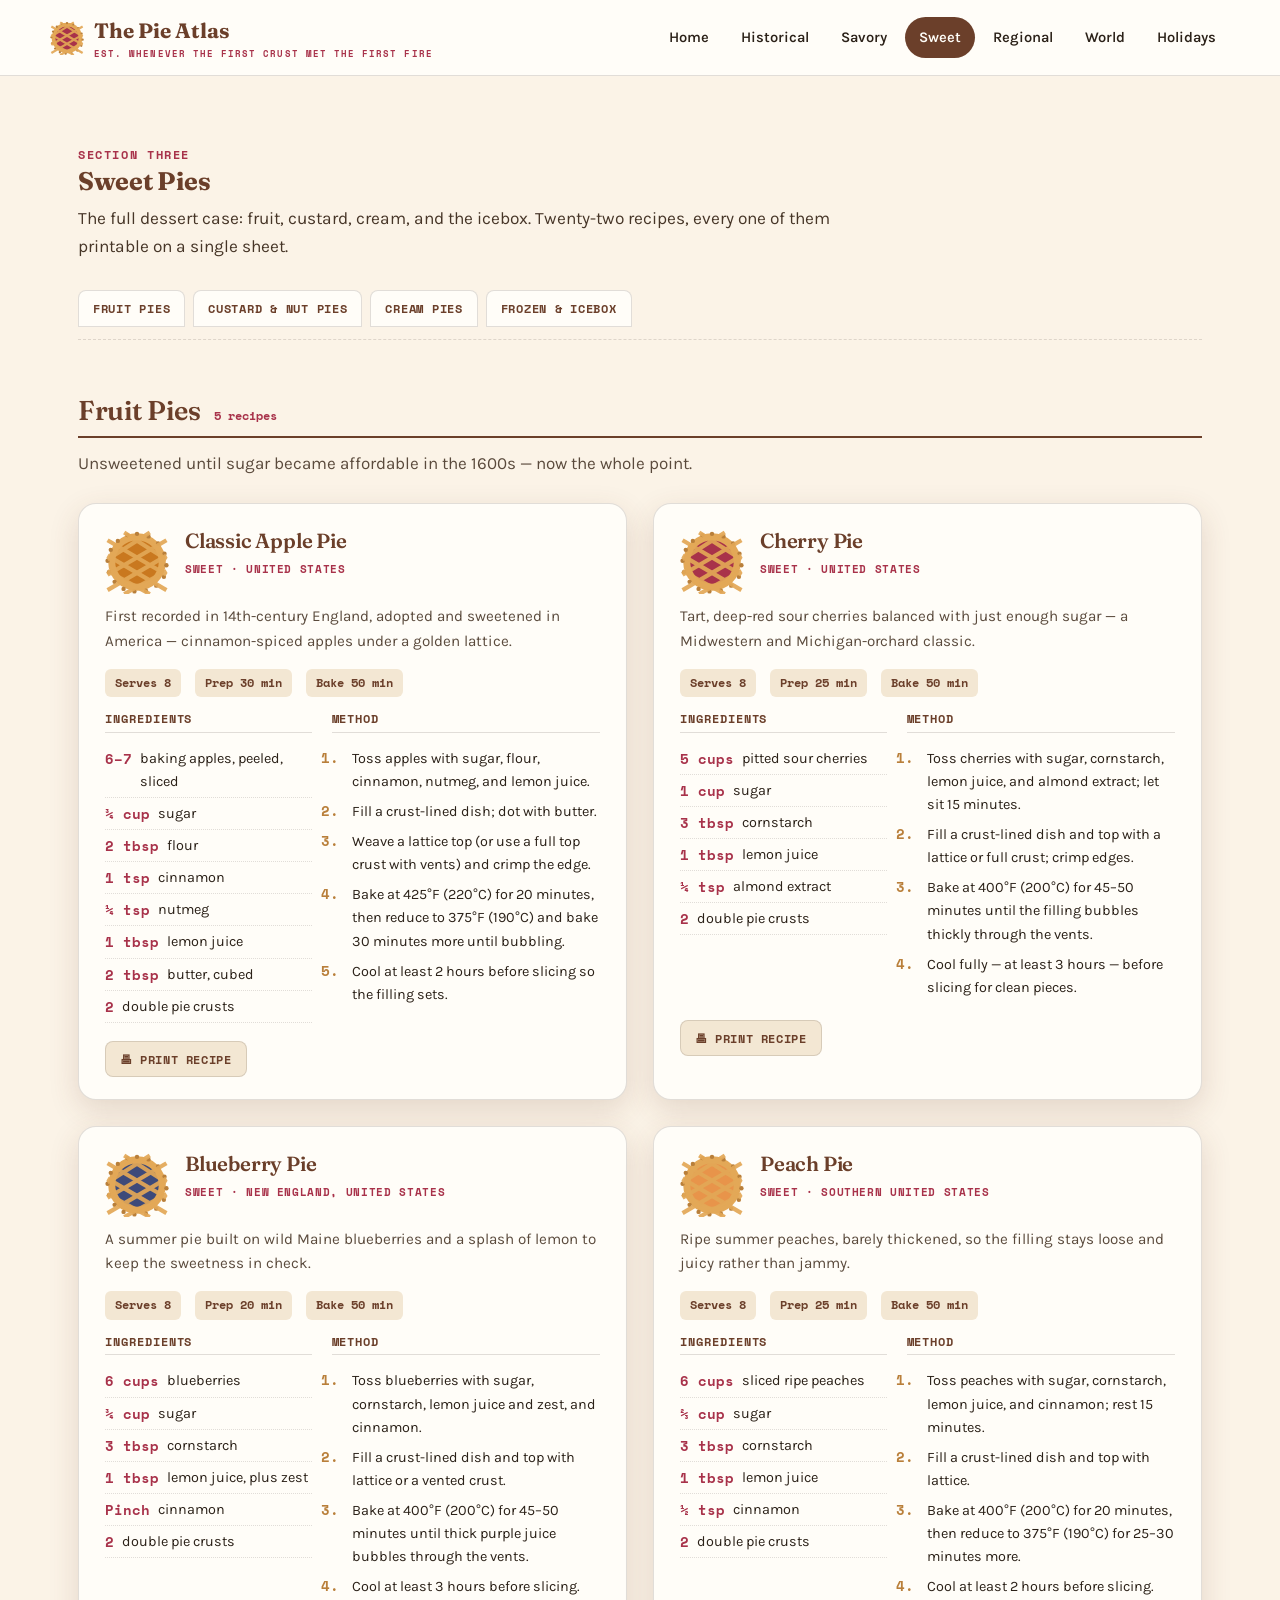
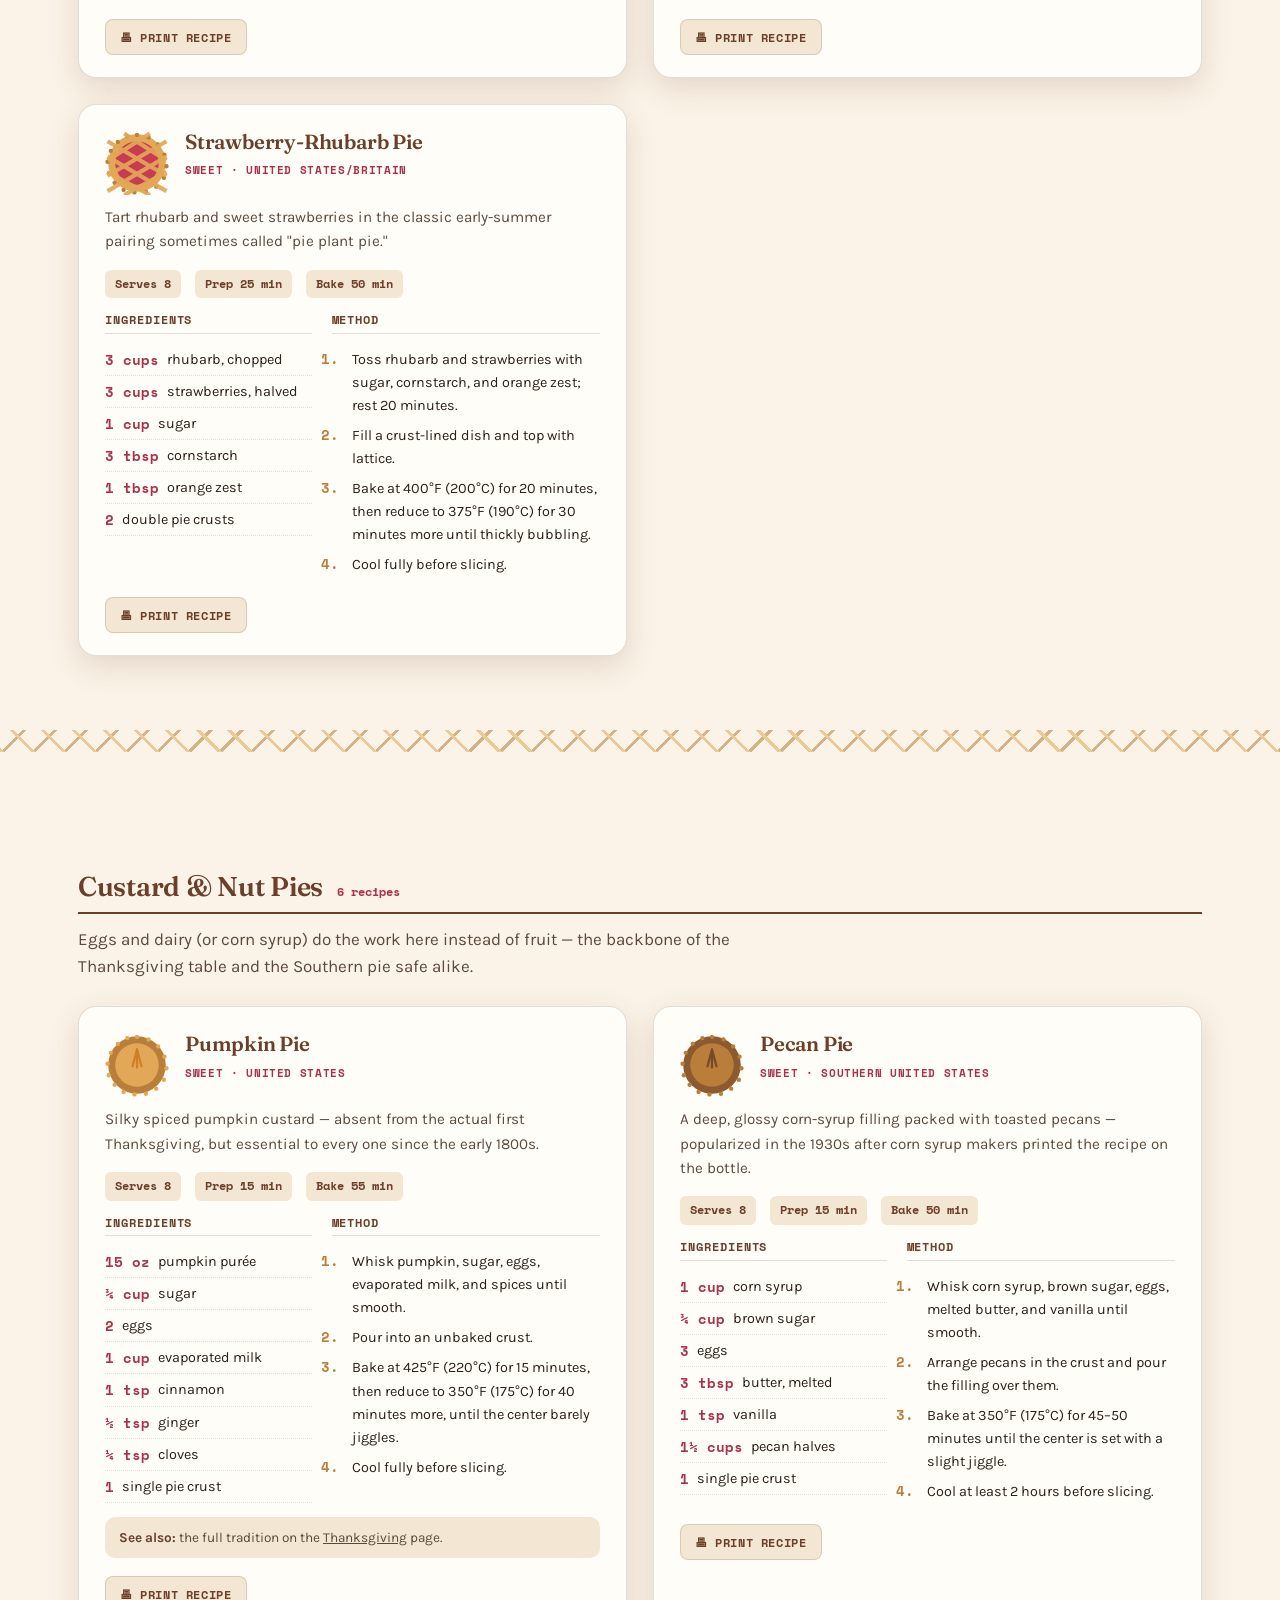
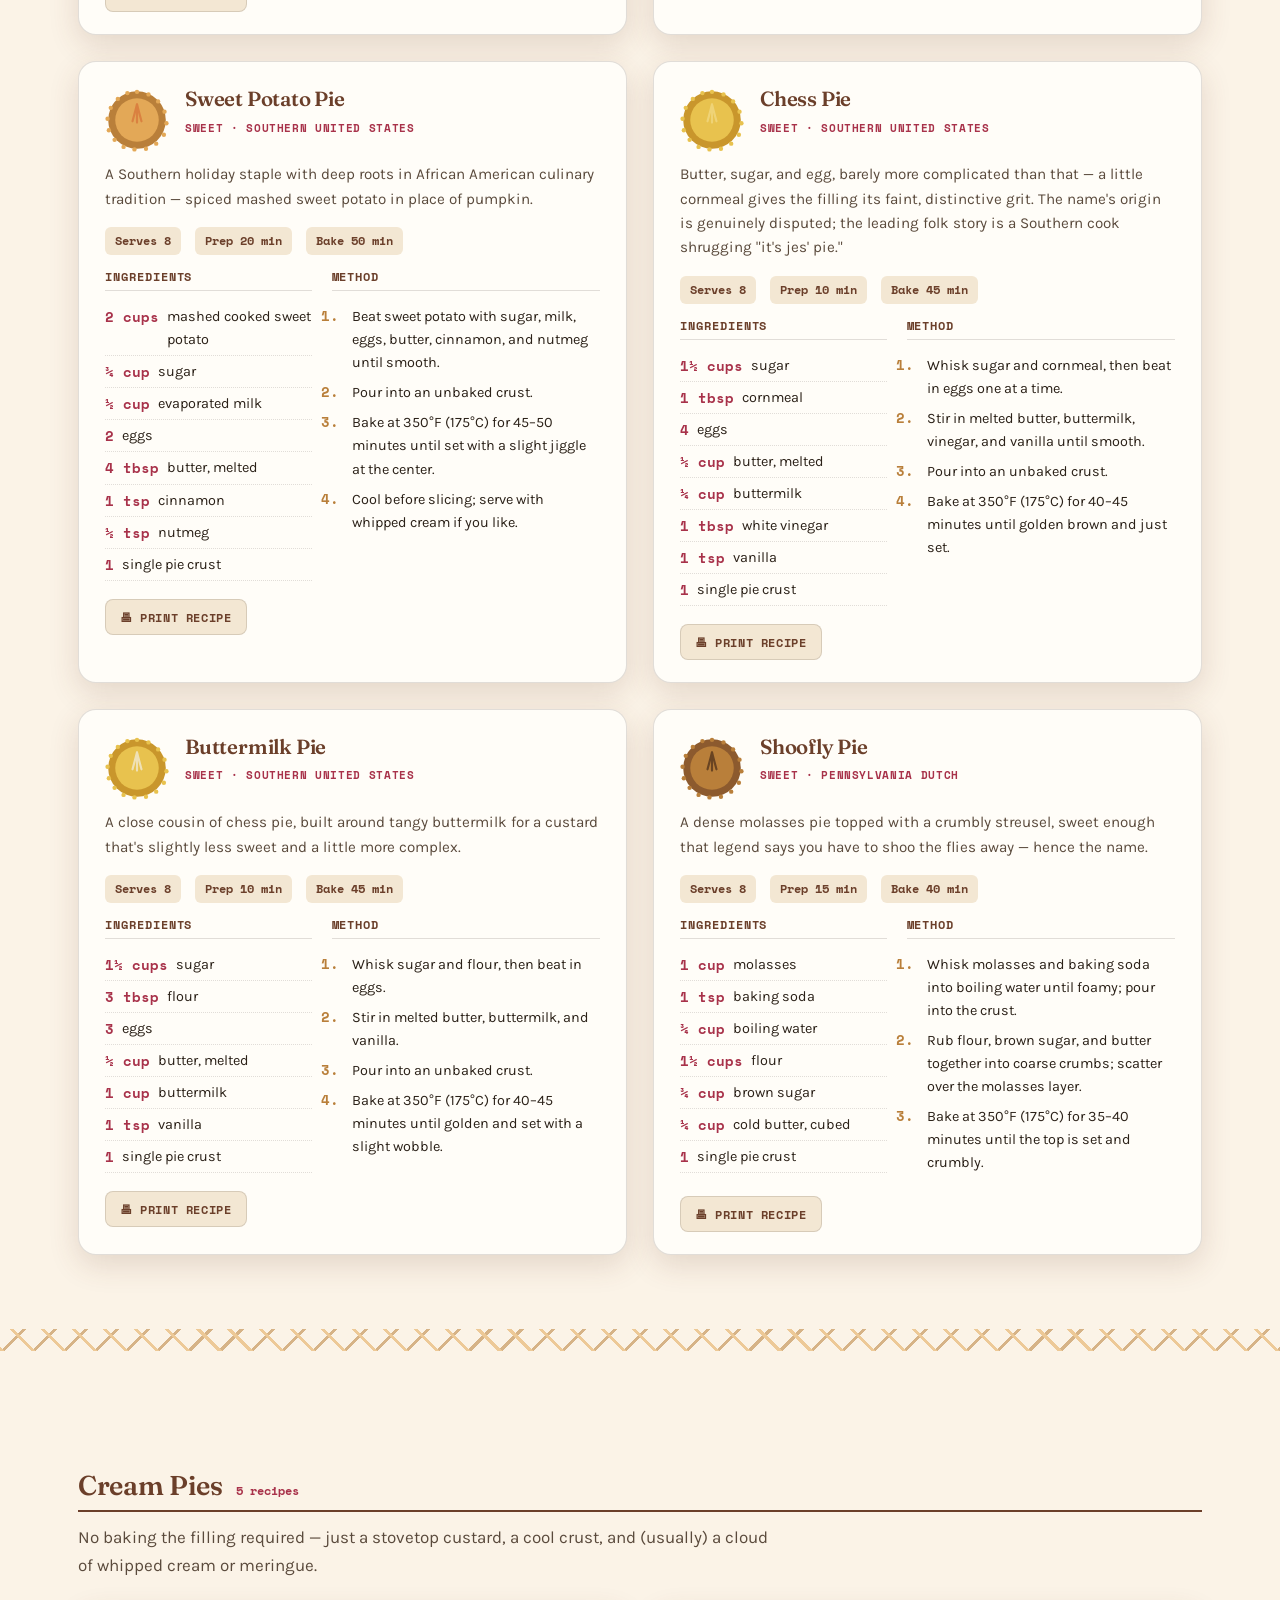
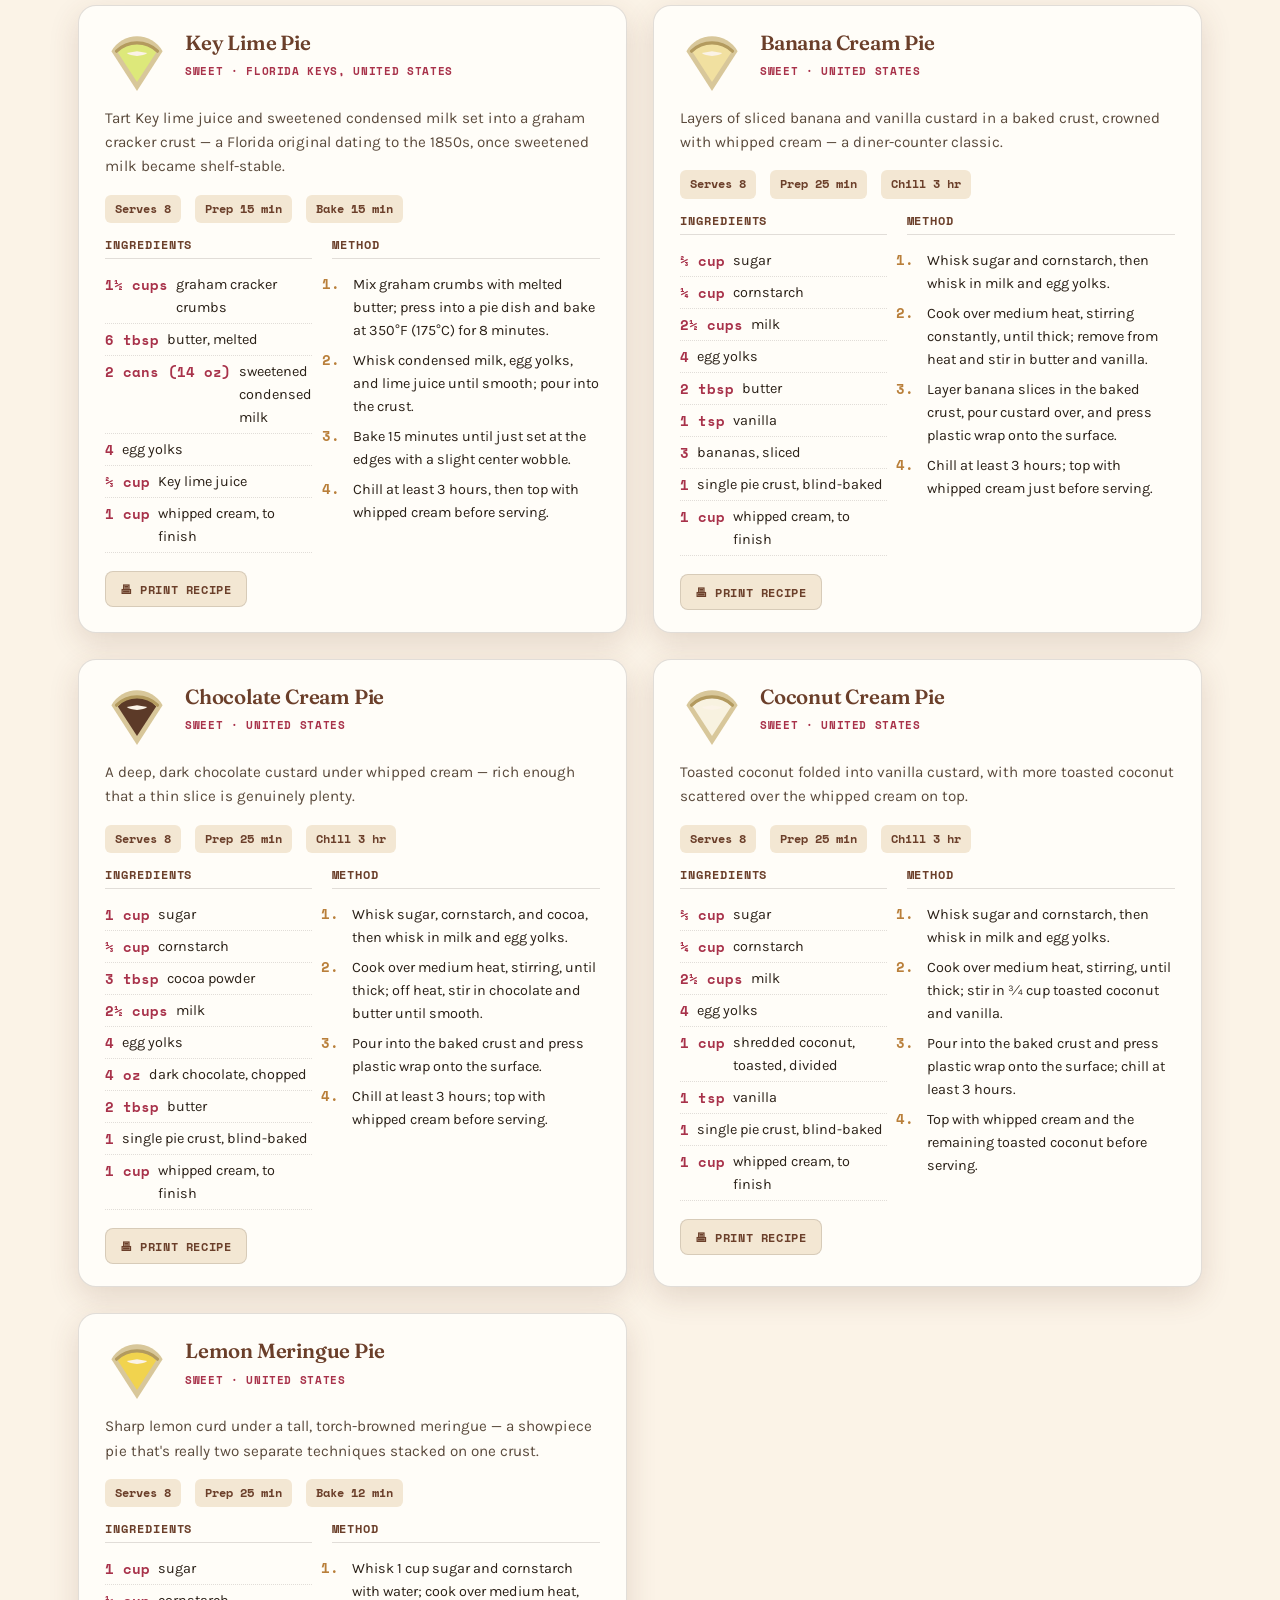
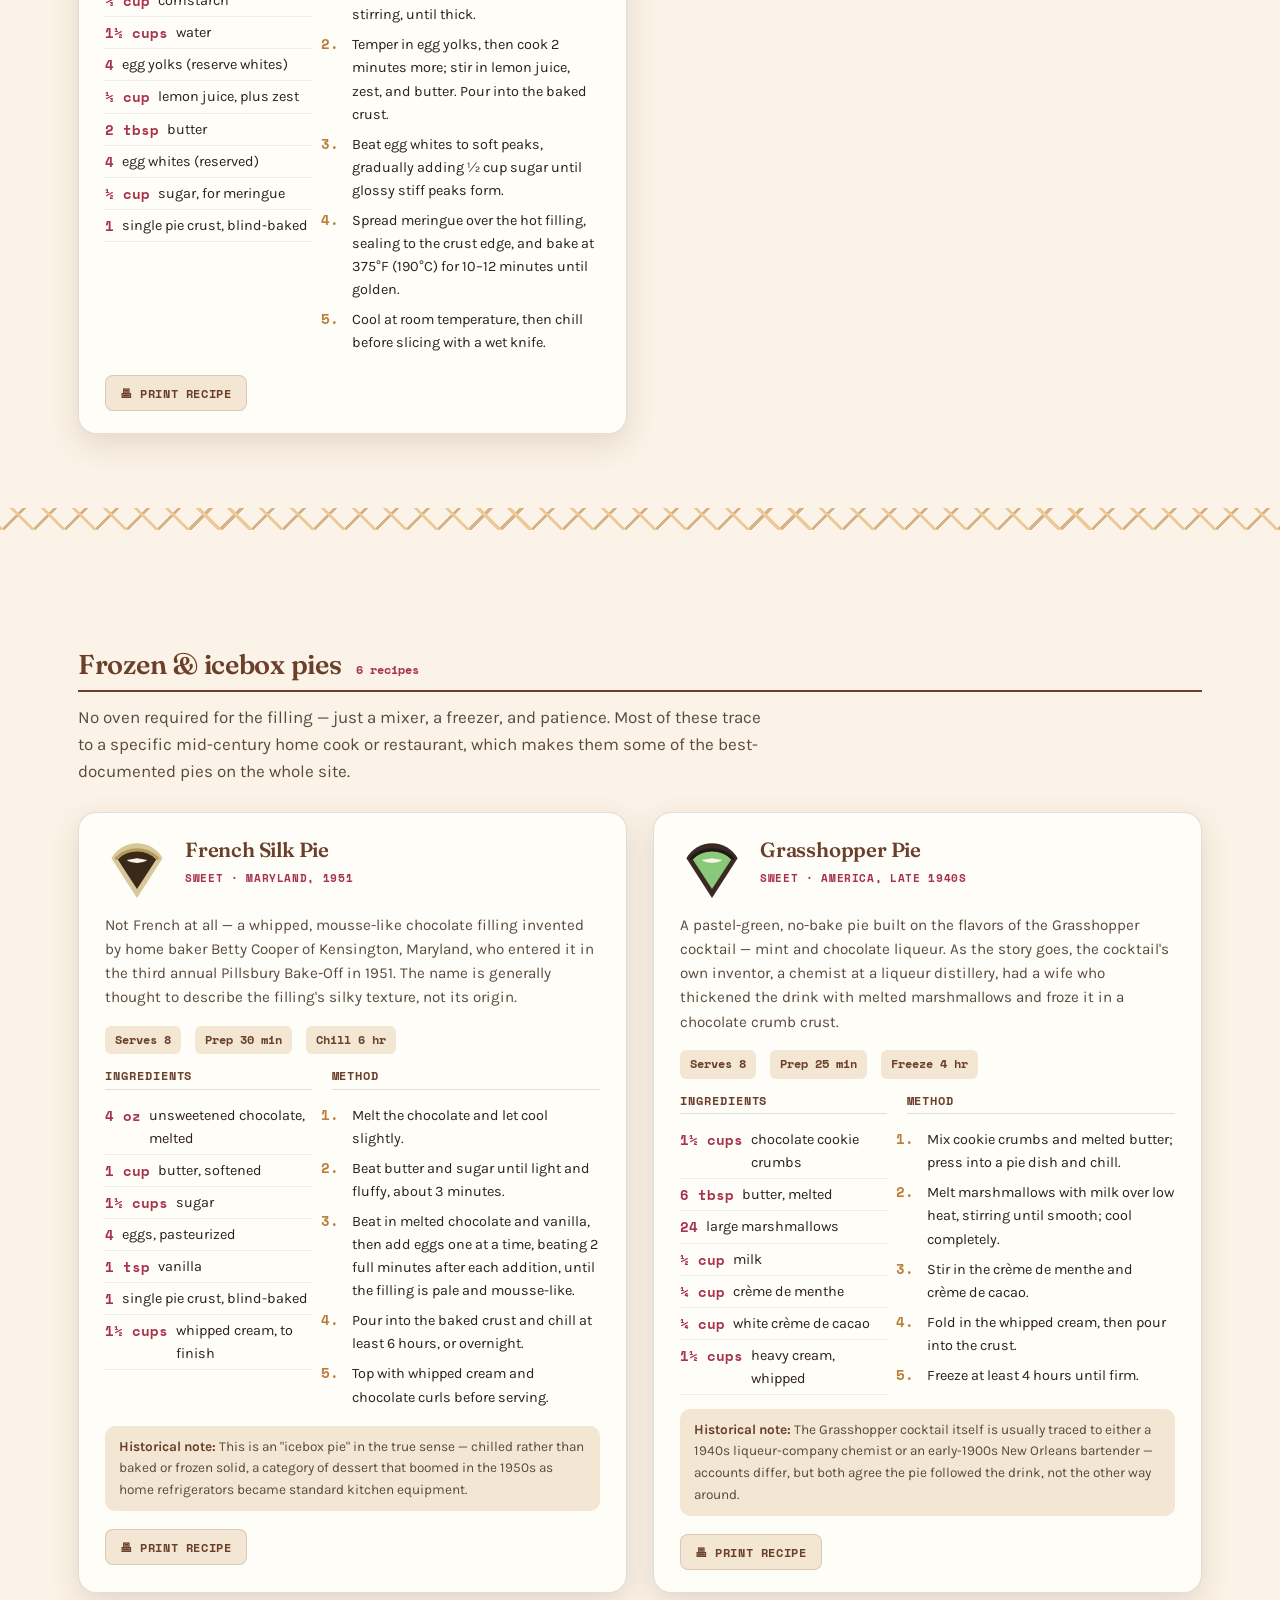
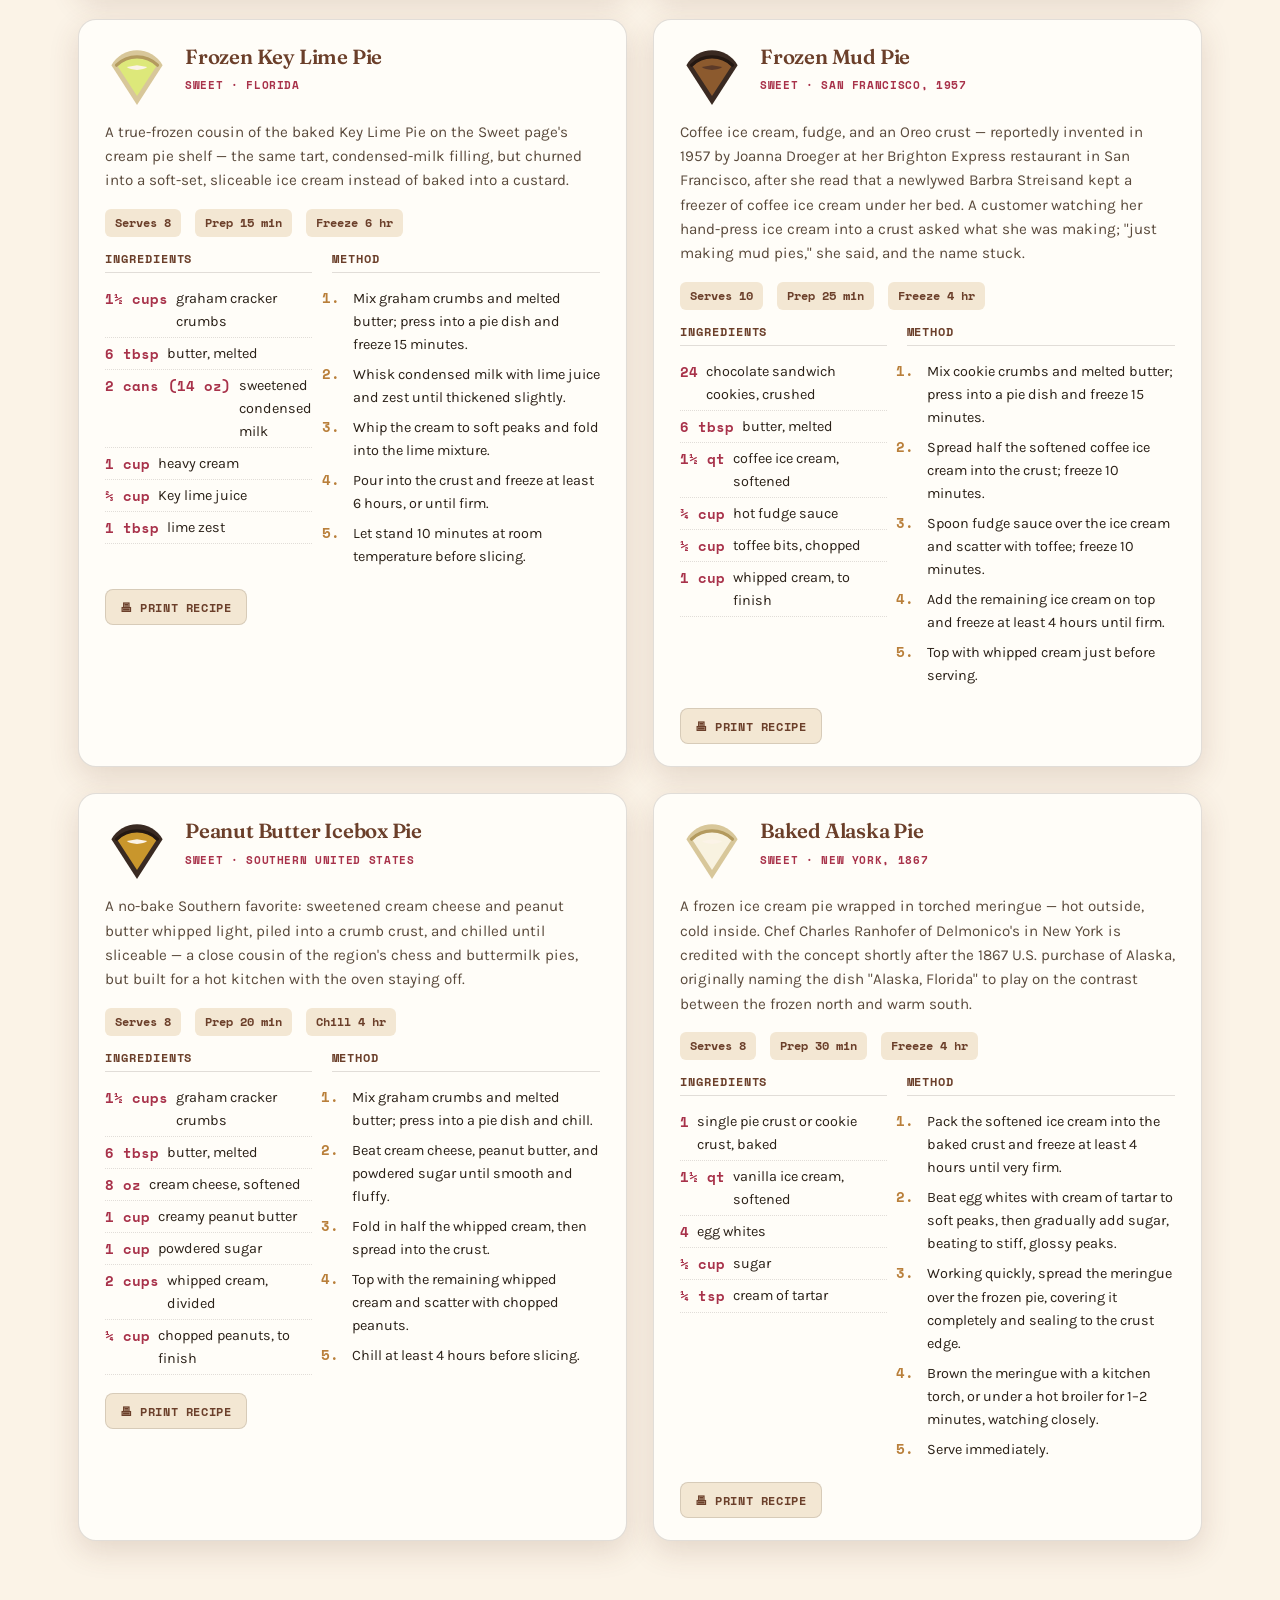
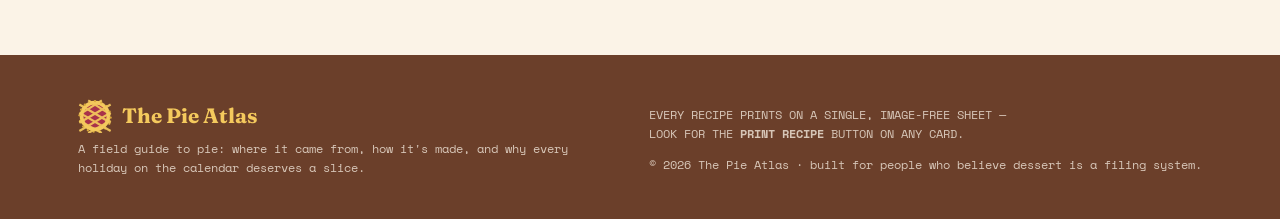
<file: sweet.html>
<!DOCTYPE html>
<html lang="en">
<head>
<meta charset="UTF-8">
<meta name="viewport" content="width=device-width, initial-scale=1.0">
<title>Sweet Pies — The Pie Atlas</title>
<meta name="description" content="Fruit pies, custard pies, and cream pies — the full dessert case, every recipe printable on one sheet.">
<link rel="icon" href="data:image/svg+xml,<svg xmlns=%22http://www.w3.org/2000/svg%22 viewBox=%220 0 100 100%22><circle cx=%2250%22 cy=%2250%22 r=%2245%22 fill=%22%23E3A857%22/><circle cx=%2250%22 cy=%2250%22 r=%2234%22 fill=%22%23A8324A%22/></svg>">
<link rel="stylesheet" href="css/style.css">
</head>
<body>
<header class="site-header">
  <div class="wrap nav-row">
    <a class="brand" href="index.html">
      <svg class="mark" viewBox="0 0 100 100"><use href="#pie-lattice" style="--crust:#E3A857;--crustdark:#B97F3A;--filling:#A8324A"/></svg>
      <span>The Pie Atlas<small>Est. whenever the first crust met the first fire</small></span>
    </a>
    <nav class="main-nav">
      <a href="index.html">Home</a>
      <a href="historical.html">Historical</a>
      <a href="savory.html">Savory</a>
      <a href="sweet.html" class="active">Sweet</a>
      <a href="regional.html">Regional</a>
      <a href="world.html">World</a>
      <a href="holidays.html">Holidays</a>
    </nav>
  </div>
</header>
<svg style="display:none" aria-hidden="true">
<defs>

<!-- ===== PIE GLYPHS (the site's signature illustrations) ===== -->

<symbol id="pie-lattice" viewBox="0 0 100 100">
  <clipPath id="clipL"><circle cx="50" cy="50" r="34"/></clipPath>
  <circle cx="50" cy="50" r="45" fill="var(--crust,#E3A857)"/>
  <g fill="var(--crustdark,#B97F3A)">
    <circle cx="50" cy="6" r="3.4"/><circle cx="68" cy="10" r="3.4"/><circle cx="83" cy="21" r="3.4"/>
    <circle cx="93" cy="37" r="3.4"/><circle cx="96" cy="55" r="3.4"/><circle cx="92" cy="73" r="3.4"/>
    <circle cx="80" cy="87" r="3.4"/><circle cx="64" cy="95" r="3.4"/><circle cx="46" cy="96" r="3.4"/>
    <circle cx="29" cy="92" r="3.4"/><circle cx="15" cy="81" r="3.4"/><circle cx="6" cy="66" r="3.4"/>
    <circle cx="4" cy="48" r="3.4"/><circle cx="9" cy="31" r="3.4"/><circle cx="20" cy="17" r="3.4"/><circle cx="35" cy="8" r="3.4"/>
  </g>
  <circle cx="50" cy="50" r="34" fill="var(--filling,#A8324A)"/>
  <g clip-path="url(#clipL)" stroke="var(--crust,#E3A857)" stroke-width="6.5" opacity=".92">
    <line x1="4" y1="16" x2="96" y2="70"/><line x1="4" y1="40" x2="96" y2="94"/>
    <line x1="4" y1="64" x2="70" y2="100"/><line x1="30" y1="4" x2="96" y2="46"/>
    <line x1="4" y1="70" x2="96" y2="16"/><line x1="4" y1="94" x2="96" y2="40"/>
    <line x1="4" y1="46" x2="70" y2="4"/><line x1="30" y1="100" x2="96" y2="64"/>
  </g>
</symbol>

<symbol id="pie-solid" viewBox="0 0 100 100">
  <circle cx="50" cy="50" r="45" fill="var(--crustdark,#B97F3A)"/>
  <g fill="var(--crust,#E3A857)">
    <circle cx="50" cy="6" r="3.4"/><circle cx="68" cy="10" r="3.4"/><circle cx="83" cy="21" r="3.4"/>
    <circle cx="93" cy="37" r="3.4"/><circle cx="96" cy="55" r="3.4"/><circle cx="92" cy="73" r="3.4"/>
    <circle cx="80" cy="87" r="3.4"/><circle cx="64" cy="95" r="3.4"/><circle cx="46" cy="96" r="3.4"/>
    <circle cx="29" cy="92" r="3.4"/><circle cx="15" cy="81" r="3.4"/><circle cx="6" cy="66" r="3.4"/>
    <circle cx="4" cy="48" r="3.4"/><circle cx="9" cy="31" r="3.4"/><circle cx="20" cy="17" r="3.4"/><circle cx="35" cy="8" r="3.4"/>
  </g>
  <circle cx="50" cy="50" r="34" fill="var(--crust,#E3A857)"/>
  <g stroke="var(--filling,#7C8B5E)" stroke-width="3.4" stroke-linecap="round" opacity=".85">
    <line x1="50" y1="26" x2="43" y2="52"/><line x1="50" y1="26" x2="50" y2="54"/><line x1="50" y1="26" x2="57" y2="52"/>
  </g>
</symbol>

<symbol id="pie-slice" viewBox="0 0 100 100">
  <path d="M50 92 L10 30 A46 46 0 0 1 90 30 Z" fill="var(--crust,#E3A857)"/>
  <path d="M50 78 L20 32 A38 38 0 0 1 80 32 Z" fill="var(--filling,#F4C95D)"/>
  <path d="M50 30 L34 33 A18 8 0 0 0 66 33 Z" fill="var(--topping,#FBF3E7)"/>
  <path d="M18 30 A46 46 0 0 1 82 30" fill="none" stroke="var(--crustdark,#B97F3A)" stroke-width="5" stroke-linecap="round"/>
</symbol>

<symbol id="pie-hand" viewBox="0 0 100 100">
  <path d="M8 60 A46 40 0 0 1 92 60 A50 34 0 0 1 8 60 Z" fill="var(--crust,#E3A857)"/>
  <path d="M18 58 A36 30 0 0 1 82 58 A40 26 0 0 1 18 58 Z" fill="var(--filling,#A8324A)"/>
  <g fill="var(--crustdark,#B97F3A)">
    <circle cx="14" cy="55" r="3"/><circle cx="24" cy="66" r="3"/><circle cx="36" cy="72" r="3"/>
    <circle cx="50" cy="74" r="3"/><circle cx="64" cy="72" r="3"/><circle cx="76" cy="66" r="3"/><circle cx="86" cy="55" r="3"/>
  </g>
</symbol>

<symbol id="pie-star" viewBox="0 0 100 100">
  <circle cx="50" cy="50" r="45" fill="var(--crust,#E3A857)"/>
  <circle cx="50" cy="50" r="34" fill="var(--filling,#C9A24A)"/>
  <g fill="var(--fish,#8A9BA8)" stroke="var(--crustdark,#B97F3A)" stroke-width="1.5">
    <path d="M50 50 L58 30 Q50 26 42 30 Z"/>
    <path d="M50 50 L70 42 Q72 50 68 58 Z"/>
    <path d="M50 50 L58 70 Q50 74 42 70 Z"/>
    <path d="M50 50 L30 58 Q28 50 32 42 Z"/>
  </g>
  <g fill="var(--crustdark,#B97F3A)">
    <circle cx="54" cy="31" r="1.5"/><circle cx="67" cy="45" r="1.5"/><circle cx="54" cy="69" r="1.5"/><circle cx="33" cy="55" r="1.5"/>
  </g>
</symbol>

<!-- ===== category marks (home tiles) ===== -->
<symbol id="mark-history" viewBox="0 0 48 48">
  <circle cx="24" cy="24" r="19" fill="none" stroke="currentColor" stroke-width="2.4"/>
  <path d="M24 13v11l8 6" fill="none" stroke="currentColor" stroke-width="2.4" stroke-linecap="round" stroke-linejoin="round"/>
</symbol>
<symbol id="mark-savory" viewBox="0 0 48 48">
  <path d="M14 10v14M18 10v14M14 24c0 2 4 2 4 0M16 24v14" fill="none" stroke="currentColor" stroke-width="2.2" stroke-linecap="round" stroke-linejoin="round"/>
  <path d="M34 10c-5 3-5 10 0 14v14" fill="none" stroke="currentColor" stroke-width="2.2" stroke-linecap="round" stroke-linejoin="round"/>
</symbol>
<symbol id="mark-sweet" viewBox="0 0 48 48">
  <path d="M8 30 A16 13 0 0 1 40 30 Z" fill="none" stroke="currentColor" stroke-width="2.4" stroke-linejoin="round"/>
  <path d="M8 30h32" stroke="currentColor" stroke-width="2.4"/>
  <circle cx="24" cy="12" r="3.4" fill="none" stroke="currentColor" stroke-width="2.2"/>
  <path d="M24 8V4" stroke="currentColor" stroke-width="2.2" stroke-linecap="round"/>
</symbol>
<symbol id="mark-holiday" viewBox="0 0 48 48">
  <path d="M24 6l4.2 9.4 10.2 1.2-7.6 7 2 10.1L24 28.6l-8.8 5.1 2-10.1-7.6-7 10.2-1.2z" fill="none" stroke="currentColor" stroke-width="2.2" stroke-linejoin="round"/>
</symbol>
<symbol id="mark-region" viewBox="0 0 48 48">
  <path d="M24 4C16 4 10 10 10 18c0 10 14 26 14 26s14-16 14-26c0-8-6-14-14-14z" fill="none" stroke="currentColor" stroke-width="2.4" stroke-linejoin="round"/>
  <circle cx="24" cy="18" r="5" fill="none" stroke="currentColor" stroke-width="2.4"/>
</symbol>
<symbol id="pie-canoe" viewBox="0 0 100 100">
  <path d="M10 50 Q50 20 90 50 Q50 62 10 50 Z" fill="var(--crust,#E3A857)"/>
  <path d="M24 50 Q50 34 76 50 Q50 56 24 50 Z" fill="var(--filling,#F3E7C9)"/>
  <g fill="var(--crustdark,#B97F3A)">
    <path d="M14 49 l4 -4 M22 46 l3 -4 M32 43 l3 -3 M50 41 l0 -4 M68 43 l-3 -3 M78 46 l-3 -4 M86 49 l-4 -4" stroke="var(--crustdark,#B97F3A)" stroke-width="2.5" stroke-linecap="round"/>
  </g>
</symbol>
<symbol id="pie-tart" viewBox="0 0 100 100">
  <circle cx="50" cy="50" r="42" fill="var(--crustdark,#B97F3A)"/>
  <circle cx="50" cy="50" r="42" fill="none" stroke="var(--crust,#E3A857)" stroke-width="6" stroke-dasharray="4 5"/>
  <circle cx="50" cy="50" r="33" fill="var(--filling,#E8C24E)"/>
  <circle cx="50" cy="50" r="12" fill="var(--center,#A8324A)"/>
</symbol>

<!-- ===== holiday line icons ===== -->
<symbol id="ic-star" viewBox="0 0 48 48"><path d="M24 6l4.2 9.4 10.2 1.2-7.6 7 2 10.1L24 28.6l-8.8 5.1 2-10.1-7.6-7 10.2-1.2z" fill="none" stroke="currentColor" stroke-width="2.2" stroke-linejoin="round"/></symbol>
<symbol id="ic-pi" viewBox="0 0 48 48"><circle cx="24" cy="24" r="19" fill="none" stroke="currentColor" stroke-width="2.2"/><path d="M15 18h18M19 18v14M29 18l-2 10c0 2.6 2 3.6 4 2.6" fill="none" stroke="currentColor" stroke-width="2.2" stroke-linecap="round" stroke-linejoin="round"/></symbol>
<symbol id="ic-heart" viewBox="0 0 48 48"><path d="M24 40s-13-8.4-18-16.6C2.4 17 5 9 12 9c4 0 7 2.4 8.4 4.8C21.8 11.4 24.8 9 28.8 9c7 0 9.6 8 6.2 14.4C30 31.6 24 40 24 40z" fill="none" stroke="currentColor" stroke-width="2.2" stroke-linejoin="round"/></symbol>
<symbol id="ic-shamrock" viewBox="0 0 48 48"><circle cx="18" cy="18" r="7" fill="none" stroke="currentColor" stroke-width="2.2"/><circle cx="30" cy="18" r="7" fill="none" stroke="currentColor" stroke-width="2.2"/><circle cx="24" cy="27" r="7" fill="none" stroke="currentColor" stroke-width="2.2"/><path d="M24 33v9" stroke="currentColor" stroke-width="2.2" stroke-linecap="round"/></symbol>
<symbol id="ic-egg" viewBox="0 0 48 48"><path d="M24 8c8 8 14 18.4 14 26a14 14 0 0 1-28 0c0-7.6 6-18 14-26z" fill="none" stroke="currentColor" stroke-width="2.2"/><path d="M13 30l5 3-3 3 6 2" fill="none" stroke="currentColor" stroke-width="1.8" stroke-linecap="round" stroke-linejoin="round"/></symbol>
<symbol id="ic-sun" viewBox="0 0 48 48"><circle cx="24" cy="24" r="9" fill="none" stroke="currentColor" stroke-width="2.2"/><g stroke="currentColor" stroke-width="2.2" stroke-linecap="round"><line x1="24" y1="4" x2="24" y2="10"/><line x1="24" y1="38" x2="24" y2="44"/><line x1="4" y1="24" x2="10" y2="24"/><line x1="38" y1="24" x2="44" y2="24"/><line x1="9" y1="9" x2="13" y2="13"/><line x1="35" y1="35" x2="39" y2="39"/><line x1="9" y1="39" x2="13" y2="35"/><line x1="35" y1="13" x2="39" y2="9"/></g></symbol>
<symbol id="ic-flower" viewBox="0 0 48 48"><g fill="none" stroke="currentColor" stroke-width="2.2"><ellipse cx="24" cy="13" rx="6" ry="9"/><ellipse cx="24" cy="35" rx="6" ry="9"/><ellipse cx="13" cy="24" rx="9" ry="6"/><ellipse cx="35" cy="24" rx="9" ry="6"/><circle cx="24" cy="24" r="4"/></g></symbol>
<symbol id="ic-flag" viewBox="0 0 48 48"><path d="M12 6v36" stroke="currentColor" stroke-width="2.2" stroke-linecap="round"/><path d="M12 8h26l-6 7 6 7H12" fill="none" stroke="currentColor" stroke-width="2.2" stroke-linejoin="round"/></symbol>
<symbol id="ic-fireworks" viewBox="0 0 48 48"><g stroke="currentColor" stroke-width="2.2" stroke-linecap="round"><line x1="24" y1="6" x2="24" y2="16"/><line x1="24" y1="32" x2="24" y2="42"/><line x1="6" y1="24" x2="16" y2="24"/><line x1="32" y1="24" x2="42" y2="24"/><line x1="11" y1="11" x2="18" y2="18"/><line x1="30" y1="30" x2="37" y2="37"/><line x1="11" y1="37" x2="18" y2="30"/><line x1="30" y1="18" x2="37" y2="11"/></g><circle cx="24" cy="24" r="4.5" fill="currentColor"/></symbol>
<symbol id="ic-tools" viewBox="0 0 48 48"><rect x="8" y="18" width="32" height="20" rx="2" fill="none" stroke="currentColor" stroke-width="2.2"/><path d="M17 18v-4a7 7 0 0 1 14 0v4" fill="none" stroke="currentColor" stroke-width="2.2"/></symbol>
<symbol id="ic-apple" viewBox="0 0 48 48"><path d="M24 16c7-6 16-2 16 8 0 10-8 18-16 18S8 34 8 24c0-10 9-14 16-8z" fill="none" stroke="currentColor" stroke-width="2.2"/><path d="M24 16V9M24 9c2-3 6-3 7-1" fill="none" stroke="currentColor" stroke-width="2.2" stroke-linecap="round"/></symbol>
<symbol id="ic-pumpkin" viewBox="0 0 48 48"><path d="M24 16c-9 0-15 7-15 15s6 11 15 11 15-4 15-11-6-15-15-15z" fill="none" stroke="currentColor" stroke-width="2.2"/><path d="M24 16v26M14 20c3 4 3 18 0 21M34 20c-3 4-3 18 0 21" fill="none" stroke="currentColor" stroke-width="1.6"/><path d="M24 16v-6M24 10c2-2 5-2 6 0" fill="none" stroke="currentColor" stroke-width="2.2" stroke-linecap="round"/></symbol>
<symbol id="ic-diya" viewBox="0 0 48 48"><path d="M8 30c0 6 7 10 16 10s16-4 16-10" fill="none" stroke="currentColor" stroke-width="2.2" stroke-linecap="round"/><path d="M6 28c4 3 10 4 18 4s14-1 18-4" fill="none" stroke="currentColor" stroke-width="2.2" stroke-linecap="round"/><path d="M24 22c-3-4-1-8 0-10 1 2 3 6 0 10z" fill="none" stroke="currentColor" stroke-width="2.2" stroke-linejoin="round"/></symbol>
<symbol id="ic-maple" viewBox="0 0 48 48"><path d="M24 6l3 9 8-5-3 9 9-1-7 7 8 4-9 2 3 9-8-5-4 8-4-8-8 5 3-9-9-2 8-4-7-7 9 1-3-9 8 5z" fill="none" stroke="currentColor" stroke-width="1.8" stroke-linejoin="round"/></symbol>
<symbol id="ic-menorah" viewBox="0 0 48 48"><g stroke="currentColor" stroke-width="2.2" stroke-linecap="round"><line x1="24" y1="18" x2="24" y2="38"/><line x1="10" y1="38" x2="38" y2="38"/><line x1="16" y1="42" x2="32" y2="42"/><path d="M24 10v8M18 14v4M12 18v4M30 14v4M36 18v4" fill="none"/></g></symbol>
<symbol id="ic-tree" viewBox="0 0 48 48"><path d="M24 6l8 12h-5l8 10h-6l7 10H12l7-10h-6l8-10h-5z" fill="none" stroke="currentColor" stroke-width="2" stroke-linejoin="round"/><rect x="21" y="38" width="6" height="6" fill="none" stroke="currentColor" stroke-width="2"/></symbol>
<symbol id="ic-candle" viewBox="0 0 48 48"><rect x="19" y="18" width="10" height="24" rx="1.5" fill="none" stroke="currentColor" stroke-width="2.2"/><path d="M24 18c-2-4 0-7 2-9-1 3 1 5 2 7 1 2-1 4-4 2z" fill="none" stroke="currentColor" stroke-width="2" stroke-linejoin="round"/><path d="M15 42h18" stroke="currentColor" stroke-width="2.2" stroke-linecap="round"/></symbol>
<symbol id="ic-gift" viewBox="0 0 48 48"><rect x="8" y="18" width="32" height="22" rx="1.5" fill="none" stroke="currentColor" stroke-width="2.2"/><path d="M8 26h32" stroke="currentColor" stroke-width="2.2"/><path d="M24 18v22" stroke="currentColor" stroke-width="2.2"/><path d="M24 18c-2-8-12-8-12-2 0 3 5 2 12 2zM24 18c2-8 12-8 12-2 0 3-5 2-12 2z" fill="none" stroke="currentColor" stroke-width="2"/></symbol>
<symbol id="ic-clock" viewBox="0 0 48 48"><circle cx="24" cy="24" r="19" fill="none" stroke="currentColor" stroke-width="2.2"/><path d="M24 13v11l8 5" fill="none" stroke="currentColor" stroke-width="2.2" stroke-linecap="round" stroke-linejoin="round"/></symbol>

</defs>
</svg>
<section class="section" style="padding-bottom:0">
  <div class="wrap">
    <span class="eyebrow">Section three</span>
    <h1>Sweet Pies</h1>
    <p class="prose narrow" style="font-size:1.08rem;color:#463527">The full dessert case: fruit, custard, cream, and the icebox. Twenty-two recipes, every one of them printable on a single sheet.</p>
    <div class="tab-row">
      <a href="#fruit">Fruit Pies</a>
      <a href="#custard">Custard &amp; Nut Pies</a>
      <a href="#cream">Cream Pies</a>
      <a href="#frozen">Frozen &amp; Icebox</a>
    </div>
  </div>
</section>

<section class="section" style="padding-top:0" id="fruit">
  <div class="wrap">
    <div class="subsection-head"><h2>Fruit Pies</h2><span class="tally">5 recipes</span></div>
    <p class="subsection-blurb">Unsweetened until sugar became affordable in the 1600s — now the whole point.</p>
    <div class="recipe-grid">

      <article class="recipe-card" id="apple-pie">
        <div class="recipe-top">
          <svg class="recipe-icon" viewBox="0 0 100 100" style="--crust:#E3A857;--crustdark:#B97F3A;--filling:#C9781F"><use href="#pie-lattice"/></svg>
          <div class="recipe-title-wrap"><h3>Classic Apple Pie</h3><span class="recipe-tag sweet">Sweet · United States</span></div>
        </div>
        <p class="recipe-blurb">First recorded in 14th-century England, adopted and sweetened in America — cinnamon-spiced apples under a golden lattice.</p>
        <div class="meta-row"><span class="m">Serves 8</span><span class="m">Prep 30 min</span><span class="m">Bake 50 min</span></div>
        <div class="recipe-body">
          <div><h4>Ingredients</h4>
            <ul class="ingredients">
              <li><span class="amt">6–7</span> baking apples, peeled, sliced</li>
              <li><span class="amt">¾ cup</span> sugar</li>
              <li><span class="amt">2 tbsp</span> flour</li>
              <li><span class="amt">1 tsp</span> cinnamon</li>
              <li><span class="amt">¼ tsp</span> nutmeg</li>
              <li><span class="amt">1 tbsp</span> lemon juice</li>
              <li><span class="amt">2 tbsp</span> butter, cubed</li>
              <li><span class="amt">2</span> double pie crusts</li>
            </ul>
          </div>
          <div><h4>Method</h4>
            <ol class="steps">
              <li>Toss apples with sugar, flour, cinnamon, nutmeg, and lemon juice.</li>
              <li>Fill a crust-lined dish; dot with butter.</li>
              <li>Weave a lattice top (or use a full top crust with vents) and crimp the edge.</li>
              <li>Bake at 425°F (220°C) for 20 minutes, then reduce to 375°F (190°C) and bake 30 minutes more until bubbling.</li>
              <li>Cool at least 2 hours before slicing so the filling sets.</li>
            </ol>
          </div>
        </div>
        <div class="card-actions"><button class="print-btn" onclick="printRecipe('apple-pie')">🖶 Print recipe</button></div>
      </article>

      <article class="recipe-card" id="cherry-pie">
        <div class="recipe-top">
          <svg class="recipe-icon" viewBox="0 0 100 100" style="--crust:#E3A857;--crustdark:#B97F3A;--filling:#A8324A"><use href="#pie-lattice"/></svg>
          <div class="recipe-title-wrap"><h3>Cherry Pie</h3><span class="recipe-tag sweet">Sweet · United States</span></div>
        </div>
        <p class="recipe-blurb">Tart, deep-red sour cherries balanced with just enough sugar — a Midwestern and Michigan-orchard classic.</p>
        <div class="meta-row"><span class="m">Serves 8</span><span class="m">Prep 25 min</span><span class="m">Bake 50 min</span></div>
        <div class="recipe-body">
          <div><h4>Ingredients</h4>
            <ul class="ingredients">
              <li><span class="amt">5 cups</span> pitted sour cherries</li>
              <li><span class="amt">1 cup</span> sugar</li>
              <li><span class="amt">3 tbsp</span> cornstarch</li>
              <li><span class="amt">1 tbsp</span> lemon juice</li>
              <li><span class="amt">¼ tsp</span> almond extract</li>
              <li><span class="amt">2</span> double pie crusts</li>
            </ul>
          </div>
          <div><h4>Method</h4>
            <ol class="steps">
              <li>Toss cherries with sugar, cornstarch, lemon juice, and almond extract; let sit 15 minutes.</li>
              <li>Fill a crust-lined dish and top with a lattice or full crust; crimp edges.</li>
              <li>Bake at 400°F (200°C) for 45–50 minutes until the filling bubbles thickly through the vents.</li>
              <li>Cool fully — at least 3 hours — before slicing for clean pieces.</li>
            </ol>
          </div>
        </div>
        <div class="card-actions"><button class="print-btn" onclick="printRecipe('cherry-pie')">🖶 Print recipe</button></div>
      </article>

      <article class="recipe-card" id="blueberry-pie">
        <div class="recipe-top">
          <svg class="recipe-icon" viewBox="0 0 100 100" style="--crust:#E3A857;--crustdark:#B97F3A;--filling:#3D4A7A"><use href="#pie-lattice"/></svg>
          <div class="recipe-title-wrap"><h3>Blueberry Pie</h3><span class="recipe-tag sweet">Sweet · New England, United States</span></div>
        </div>
        <p class="recipe-blurb">A summer pie built on wild Maine blueberries and a splash of lemon to keep the sweetness in check.</p>
        <div class="meta-row"><span class="m">Serves 8</span><span class="m">Prep 20 min</span><span class="m">Bake 50 min</span></div>
        <div class="recipe-body">
          <div><h4>Ingredients</h4>
            <ul class="ingredients">
              <li><span class="amt">6 cups</span> blueberries</li>
              <li><span class="amt">¾ cup</span> sugar</li>
              <li><span class="amt">3 tbsp</span> cornstarch</li>
              <li><span class="amt">1 tbsp</span> lemon juice, plus zest</li>
              <li><span class="amt">Pinch</span> cinnamon</li>
              <li><span class="amt">2</span> double pie crusts</li>
            </ul>
          </div>
          <div><h4>Method</h4>
            <ol class="steps">
              <li>Toss blueberries with sugar, cornstarch, lemon juice and zest, and cinnamon.</li>
              <li>Fill a crust-lined dish and top with lattice or a vented crust.</li>
              <li>Bake at 400°F (200°C) for 45–50 minutes until thick purple juice bubbles through the vents.</li>
              <li>Cool at least 3 hours before slicing.</li>
            </ol>
          </div>
        </div>
        <div class="card-actions"><button class="print-btn" onclick="printRecipe('blueberry-pie')">🖶 Print recipe</button></div>
      </article>

      <article class="recipe-card" id="peach-pie">
        <div class="recipe-top">
          <svg class="recipe-icon" viewBox="0 0 100 100" style="--crust:#E3A857;--crustdark:#B97F3A;--filling:#E8944A"><use href="#pie-lattice"/></svg>
          <div class="recipe-title-wrap"><h3>Peach Pie</h3><span class="recipe-tag sweet">Sweet · Southern United States</span></div>
        </div>
        <p class="recipe-blurb">Ripe summer peaches, barely thickened, so the filling stays loose and juicy rather than jammy.</p>
        <div class="meta-row"><span class="m">Serves 8</span><span class="m">Prep 25 min</span><span class="m">Bake 50 min</span></div>
        <div class="recipe-body">
          <div><h4>Ingredients</h4>
            <ul class="ingredients">
              <li><span class="amt">6 cups</span> sliced ripe peaches</li>
              <li><span class="amt">⅔ cup</span> sugar</li>
              <li><span class="amt">3 tbsp</span> cornstarch</li>
              <li><span class="amt">1 tbsp</span> lemon juice</li>
              <li><span class="amt">½ tsp</span> cinnamon</li>
              <li><span class="amt">2</span> double pie crusts</li>
            </ul>
          </div>
          <div><h4>Method</h4>
            <ol class="steps">
              <li>Toss peaches with sugar, cornstarch, lemon juice, and cinnamon; rest 15 minutes.</li>
              <li>Fill a crust-lined dish and top with lattice.</li>
              <li>Bake at 400°F (200°C) for 20 minutes, then reduce to 375°F (190°C) for 25–30 minutes more.</li>
              <li>Cool at least 2 hours before slicing.</li>
            </ol>
          </div>
        </div>
        <div class="card-actions"><button class="print-btn" onclick="printRecipe('peach-pie')">🖶 Print recipe</button></div>
      </article>

      <article class="recipe-card" id="strawberry-rhubarb-pie">
        <div class="recipe-top">
          <svg class="recipe-icon" viewBox="0 0 100 100" style="--crust:#E3A857;--crustdark:#B97F3A;--filling:#C93B54"><use href="#pie-lattice"/></svg>
          <div class="recipe-title-wrap"><h3>Strawberry-Rhubarb Pie</h3><span class="recipe-tag sweet">Sweet · United States/Britain</span></div>
        </div>
        <p class="recipe-blurb">Tart rhubarb and sweet strawberries in the classic early-summer pairing sometimes called "pie plant pie."</p>
        <div class="meta-row"><span class="m">Serves 8</span><span class="m">Prep 25 min</span><span class="m">Bake 50 min</span></div>
        <div class="recipe-body">
          <div><h4>Ingredients</h4>
            <ul class="ingredients">
              <li><span class="amt">3 cups</span> rhubarb, chopped</li>
              <li><span class="amt">3 cups</span> strawberries, halved</li>
              <li><span class="amt">1 cup</span> sugar</li>
              <li><span class="amt">3 tbsp</span> cornstarch</li>
              <li><span class="amt">1 tbsp</span> orange zest</li>
              <li><span class="amt">2</span> double pie crusts</li>
            </ul>
          </div>
          <div><h4>Method</h4>
            <ol class="steps">
              <li>Toss rhubarb and strawberries with sugar, cornstarch, and orange zest; rest 20 minutes.</li>
              <li>Fill a crust-lined dish and top with lattice.</li>
              <li>Bake at 400°F (200°C) for 20 minutes, then reduce to 375°F (190°C) for 30 minutes more until thickly bubbling.</li>
              <li>Cool fully before slicing.</li>
            </ol>
          </div>
        </div>
        <div class="card-actions"><button class="print-btn" onclick="printRecipe('strawberry-rhubarb-pie')">🖶 Print recipe</button></div>
      </article>

    </div>
  </div>
</section>
<div class="lattice-divider"></div>

<section class="section" id="custard">
  <div class="wrap">
    <div class="subsection-head"><h2>Custard &amp; Nut Pies</h2><span class="tally">6 recipes</span></div>
    <p class="subsection-blurb">Eggs and dairy (or corn syrup) do the work here instead of fruit — the backbone of the Thanksgiving table and the Southern pie safe alike.</p>
    <div class="recipe-grid">

      <article class="recipe-card" id="pumpkin-pie">
        <div class="recipe-top">
          <svg class="recipe-icon" viewBox="0 0 100 100" style="--crust:#E3A857;--crustdark:#B97F3A;--filling:#C9781F"><use href="#pie-solid"/></svg>
          <div class="recipe-title-wrap"><h3>Pumpkin Pie</h3><span class="recipe-tag sweet">Sweet · United States</span></div>
        </div>
        <p class="recipe-blurb">Silky spiced pumpkin custard — absent from the actual first Thanksgiving, but essential to every one since the early 1800s.</p>
        <div class="meta-row"><span class="m">Serves 8</span><span class="m">Prep 15 min</span><span class="m">Bake 55 min</span></div>
        <div class="recipe-body">
          <div><h4>Ingredients</h4>
            <ul class="ingredients">
              <li><span class="amt">15 oz</span> pumpkin purée</li>
              <li><span class="amt">¾ cup</span> sugar</li>
              <li><span class="amt">2</span> eggs</li>
              <li><span class="amt">1 cup</span> evaporated milk</li>
              <li><span class="amt">1 tsp</span> cinnamon</li>
              <li><span class="amt">½ tsp</span> ginger</li>
              <li><span class="amt">¼ tsp</span> cloves</li>
              <li><span class="amt">1</span> single pie crust</li>
            </ul>
          </div>
          <div><h4>Method</h4>
            <ol class="steps">
              <li>Whisk pumpkin, sugar, eggs, evaporated milk, and spices until smooth.</li>
              <li>Pour into an unbaked crust.</li>
              <li>Bake at 425°F (220°C) for 15 minutes, then reduce to 350°F (175°C) for 40 minutes more, until the center barely jiggles.</li>
              <li>Cool fully before slicing.</li>
            </ol>
          </div>
        </div>
        <p class="recipe-note"><b>See also:</b> the full tradition on the <a href="holidays.html#thanksgiving">Thanksgiving</a> page.</p>
        <div class="card-actions"><button class="print-btn" onclick="printRecipe('pumpkin-pie')">🖶 Print recipe</button></div>
      </article>

      <article class="recipe-card" id="pecan-pie">
        <div class="recipe-top">
          <svg class="recipe-icon" viewBox="0 0 100 100" style="--crust:#B97F3A;--crustdark:#8C5A2E;--filling:#6B3F2A"><use href="#pie-solid"/></svg>
          <div class="recipe-title-wrap"><h3>Pecan Pie</h3><span class="recipe-tag sweet">Sweet · Southern United States</span></div>
        </div>
        <p class="recipe-blurb">A deep, glossy corn-syrup filling packed with toasted pecans — popularized in the 1930s after corn syrup makers printed the recipe on the bottle.</p>
        <div class="meta-row"><span class="m">Serves 8</span><span class="m">Prep 15 min</span><span class="m">Bake 50 min</span></div>
        <div class="recipe-body">
          <div><h4>Ingredients</h4>
            <ul class="ingredients">
              <li><span class="amt">1 cup</span> corn syrup</li>
              <li><span class="amt">¾ cup</span> brown sugar</li>
              <li><span class="amt">3</span> eggs</li>
              <li><span class="amt">3 tbsp</span> butter, melted</li>
              <li><span class="amt">1 tsp</span> vanilla</li>
              <li><span class="amt">1½ cups</span> pecan halves</li>
              <li><span class="amt">1</span> single pie crust</li>
            </ul>
          </div>
          <div><h4>Method</h4>
            <ol class="steps">
              <li>Whisk corn syrup, brown sugar, eggs, melted butter, and vanilla until smooth.</li>
              <li>Arrange pecans in the crust and pour the filling over them.</li>
              <li>Bake at 350°F (175°C) for 45–50 minutes until the center is set with a slight jiggle.</li>
              <li>Cool at least 2 hours before slicing.</li>
            </ol>
          </div>
        </div>
        <div class="card-actions"><button class="print-btn" onclick="printRecipe('pecan-pie')">🖶 Print recipe</button></div>
      </article>

      <article class="recipe-card" id="sweet-potato-pie">
        <div class="recipe-top">
          <svg class="recipe-icon" viewBox="0 0 100 100" style="--crust:#E3A857;--crustdark:#B97F3A;--filling:#D97B3D"><use href="#pie-solid"/></svg>
          <div class="recipe-title-wrap"><h3>Sweet Potato Pie</h3><span class="recipe-tag sweet">Sweet · Southern United States</span></div>
        </div>
        <p class="recipe-blurb">A Southern holiday staple with deep roots in African American culinary tradition — spiced mashed sweet potato in place of pumpkin.</p>
        <div class="meta-row"><span class="m">Serves 8</span><span class="m">Prep 20 min</span><span class="m">Bake 50 min</span></div>
        <div class="recipe-body">
          <div><h4>Ingredients</h4>
            <ul class="ingredients">
              <li><span class="amt">2 cups</span> mashed cooked sweet potato</li>
              <li><span class="amt">¾ cup</span> sugar</li>
              <li><span class="amt">½ cup</span> evaporated milk</li>
              <li><span class="amt">2</span> eggs</li>
              <li><span class="amt">4 tbsp</span> butter, melted</li>
              <li><span class="amt">1 tsp</span> cinnamon</li>
              <li><span class="amt">½ tsp</span> nutmeg</li>
              <li><span class="amt">1</span> single pie crust</li>
            </ul>
          </div>
          <div><h4>Method</h4>
            <ol class="steps">
              <li>Beat sweet potato with sugar, milk, eggs, butter, cinnamon, and nutmeg until smooth.</li>
              <li>Pour into an unbaked crust.</li>
              <li>Bake at 350°F (175°C) for 45–50 minutes until set with a slight jiggle at the center.</li>
              <li>Cool before slicing; serve with whipped cream if you like.</li>
            </ol>
          </div>
        </div>
        <div class="card-actions"><button class="print-btn" onclick="printRecipe('sweet-potato-pie')">🖶 Print recipe</button></div>
      </article>

      <article class="recipe-card" id="chess-pie">
        <div class="recipe-top">
          <svg class="recipe-icon" viewBox="0 0 100 100" style="--crust:#E8C24E;--crustdark:#C9962C;--filling:#F1D77E"><use href="#pie-solid"/></svg>
          <div class="recipe-title-wrap"><h3>Chess Pie</h3><span class="recipe-tag sweet">Sweet · Southern United States</span></div>
        </div>
        <p class="recipe-blurb">Butter, sugar, and egg, barely more complicated than that — a little cornmeal gives the filling its faint, distinctive grit. The name's origin is genuinely disputed; the leading folk story is a Southern cook shrugging "it's jes' pie."</p>
        <div class="meta-row"><span class="m">Serves 8</span><span class="m">Prep 10 min</span><span class="m">Bake 45 min</span></div>
        <div class="recipe-body">
          <div><h4>Ingredients</h4>
            <ul class="ingredients">
              <li><span class="amt">1½ cups</span> sugar</li>
              <li><span class="amt">1 tbsp</span> cornmeal</li>
              <li><span class="amt">4</span> eggs</li>
              <li><span class="amt">½ cup</span> butter, melted</li>
              <li><span class="amt">¼ cup</span> buttermilk</li>
              <li><span class="amt">1 tbsp</span> white vinegar</li>
              <li><span class="amt">1 tsp</span> vanilla</li>
              <li><span class="amt">1</span> single pie crust</li>
            </ul>
          </div>
          <div><h4>Method</h4>
            <ol class="steps">
              <li>Whisk sugar and cornmeal, then beat in eggs one at a time.</li>
              <li>Stir in melted butter, buttermilk, vinegar, and vanilla until smooth.</li>
              <li>Pour into an unbaked crust.</li>
              <li>Bake at 350°F (175°C) for 40–45 minutes until golden brown and just set.</li>
            </ol>
          </div>
        </div>
        <div class="card-actions"><button class="print-btn" onclick="printRecipe('chess-pie')">🖶 Print recipe</button></div>
      </article>

      <article class="recipe-card" id="buttermilk-pie">
        <div class="recipe-top">
          <svg class="recipe-icon" viewBox="0 0 100 100" style="--crust:#E8C24E;--crustdark:#C9962C;--filling:#F1E7C9"><use href="#pie-solid"/></svg>
          <div class="recipe-title-wrap"><h3>Buttermilk Pie</h3><span class="recipe-tag sweet">Sweet · Southern United States</span></div>
        </div>
        <p class="recipe-blurb">A close cousin of chess pie, built around tangy buttermilk for a custard that's slightly less sweet and a little more complex.</p>
        <div class="meta-row"><span class="m">Serves 8</span><span class="m">Prep 10 min</span><span class="m">Bake 45 min</span></div>
        <div class="recipe-body">
          <div><h4>Ingredients</h4>
            <ul class="ingredients">
              <li><span class="amt">1½ cups</span> sugar</li>
              <li><span class="amt">3 tbsp</span> flour</li>
              <li><span class="amt">3</span> eggs</li>
              <li><span class="amt">½ cup</span> butter, melted</li>
              <li><span class="amt">1 cup</span> buttermilk</li>
              <li><span class="amt">1 tsp</span> vanilla</li>
              <li><span class="amt">1</span> single pie crust</li>
            </ul>
          </div>
          <div><h4>Method</h4>
            <ol class="steps">
              <li>Whisk sugar and flour, then beat in eggs.</li>
              <li>Stir in melted butter, buttermilk, and vanilla.</li>
              <li>Pour into an unbaked crust.</li>
              <li>Bake at 350°F (175°C) for 40–45 minutes until golden and set with a slight wobble.</li>
            </ol>
          </div>
        </div>
        <div class="card-actions"><button class="print-btn" onclick="printRecipe('buttermilk-pie')">🖶 Print recipe</button></div>
      </article>

      <article class="recipe-card" id="shoofly-pie">
        <div class="recipe-top">
          <svg class="recipe-icon" viewBox="0 0 100 100" style="--crust:#B97F3A;--crustdark:#8C5A2E;--filling:#5C3A1E"><use href="#pie-solid"/></svg>
          <div class="recipe-title-wrap"><h3>Shoofly Pie</h3><span class="recipe-tag sweet">Sweet · Pennsylvania Dutch</span></div>
        </div>
        <p class="recipe-blurb">A dense molasses pie topped with a crumbly streusel, sweet enough that legend says you have to shoo the flies away — hence the name.</p>
        <div class="meta-row"><span class="m">Serves 8</span><span class="m">Prep 15 min</span><span class="m">Bake 40 min</span></div>
        <div class="recipe-body">
          <div><h4>Ingredients</h4>
            <ul class="ingredients">
              <li><span class="amt">1 cup</span> molasses</li>
              <li><span class="amt">1 tsp</span> baking soda</li>
              <li><span class="amt">¾ cup</span> boiling water</li>
              <li><span class="amt">1½ cups</span> flour</li>
              <li><span class="amt">¾ cup</span> brown sugar</li>
              <li><span class="amt">¼ cup</span> cold butter, cubed</li>
              <li><span class="amt">1</span> single pie crust</li>
            </ul>
          </div>
          <div><h4>Method</h4>
            <ol class="steps">
              <li>Whisk molasses and baking soda into boiling water until foamy; pour into the crust.</li>
              <li>Rub flour, brown sugar, and butter together into coarse crumbs; scatter over the molasses layer.</li>
              <li>Bake at 350°F (175°C) for 35–40 minutes until the top is set and crumbly.</li>
            </ol>
          </div>
        </div>
        <div class="card-actions"><button class="print-btn" onclick="printRecipe('shoofly-pie')">🖶 Print recipe</button></div>
      </article>

    </div>
  </div>
</section>
<div class="lattice-divider"></div>

<section class="section" id="cream">
  <div class="wrap">
    <div class="subsection-head"><h2>Cream Pies</h2><span class="tally">5 recipes</span></div>
    <p class="subsection-blurb">No baking the filling required — just a stovetop custard, a cool crust, and (usually) a cloud of whipped cream or meringue.</p>
    <div class="recipe-grid">

      <article class="recipe-card" id="key-lime-pie">
        <div class="recipe-top">
          <svg class="recipe-icon" viewBox="0 0 100 100" style="--crust:#D8C79A;--crustdark:#B39A5E;--filling:#DDE87A;--topping:#FBF3E7"><use href="#pie-slice"/></svg>
          <div class="recipe-title-wrap"><h3>Key Lime Pie</h3><span class="recipe-tag sweet">Sweet · Florida Keys, United States</span></div>
        </div>
        <p class="recipe-blurb">Tart Key lime juice and sweetened condensed milk set into a graham cracker crust — a Florida original dating to the 1850s, once sweetened milk became shelf-stable.</p>
        <div class="meta-row"><span class="m">Serves 8</span><span class="m">Prep 15 min</span><span class="m">Bake 15 min</span></div>
        <div class="recipe-body">
          <div><h4>Ingredients</h4>
            <ul class="ingredients">
              <li><span class="amt">1½ cups</span> graham cracker crumbs</li>
              <li><span class="amt">6 tbsp</span> butter, melted</li>
              <li><span class="amt">2 cans (14 oz)</span> sweetened condensed milk</li>
              <li><span class="amt">4</span> egg yolks</li>
              <li><span class="amt">⅔ cup</span> Key lime juice</li>
              <li><span class="amt">1 cup</span> whipped cream, to finish</li>
            </ul>
          </div>
          <div><h4>Method</h4>
            <ol class="steps">
              <li>Mix graham crumbs with melted butter; press into a pie dish and bake at 350°F (175°C) for 8 minutes.</li>
              <li>Whisk condensed milk, egg yolks, and lime juice until smooth; pour into the crust.</li>
              <li>Bake 15 minutes until just set at the edges with a slight center wobble.</li>
              <li>Chill at least 3 hours, then top with whipped cream before serving.</li>
            </ol>
          </div>
        </div>
        <div class="card-actions"><button class="print-btn" onclick="printRecipe('key-lime-pie')">🖶 Print recipe</button></div>
      </article>

      <article class="recipe-card" id="banana-cream-pie">
        <div class="recipe-top">
          <svg class="recipe-icon" viewBox="0 0 100 100" style="--crust:#D8C79A;--crustdark:#B39A5E;--filling:#F1E0A0;--topping:#FBF3E7"><use href="#pie-slice"/></svg>
          <div class="recipe-title-wrap"><h3>Banana Cream Pie</h3><span class="recipe-tag sweet">Sweet · United States</span></div>
        </div>
        <p class="recipe-blurb">Layers of sliced banana and vanilla custard in a baked crust, crowned with whipped cream — a diner-counter classic.</p>
        <div class="meta-row"><span class="m">Serves 8</span><span class="m">Prep 25 min</span><span class="m">Chill 3 hr</span></div>
        <div class="recipe-body">
          <div><h4>Ingredients</h4>
            <ul class="ingredients">
              <li><span class="amt">⅔ cup</span> sugar</li>
              <li><span class="amt">¼ cup</span> cornstarch</li>
              <li><span class="amt">2½ cups</span> milk</li>
              <li><span class="amt">4</span> egg yolks</li>
              <li><span class="amt">2 tbsp</span> butter</li>
              <li><span class="amt">1 tsp</span> vanilla</li>
              <li><span class="amt">3</span> bananas, sliced</li>
              <li><span class="amt">1</span> single pie crust, blind-baked</li>
              <li><span class="amt">1 cup</span> whipped cream, to finish</li>
            </ul>
          </div>
          <div><h4>Method</h4>
            <ol class="steps">
              <li>Whisk sugar and cornstarch, then whisk in milk and egg yolks.</li>
              <li>Cook over medium heat, stirring constantly, until thick; remove from heat and stir in butter and vanilla.</li>
              <li>Layer banana slices in the baked crust, pour custard over, and press plastic wrap onto the surface.</li>
              <li>Chill at least 3 hours; top with whipped cream just before serving.</li>
            </ol>
          </div>
        </div>
        <div class="card-actions"><button class="print-btn" onclick="printRecipe('banana-cream-pie')">🖶 Print recipe</button></div>
      </article>

      <article class="recipe-card" id="chocolate-cream-pie">
        <div class="recipe-top">
          <svg class="recipe-icon" viewBox="0 0 100 100" style="--crust:#D8C79A;--crustdark:#B39A5E;--filling:#5C3A28;--topping:#FBF3E7"><use href="#pie-slice"/></svg>
          <div class="recipe-title-wrap"><h3>Chocolate Cream Pie</h3><span class="recipe-tag sweet">Sweet · United States</span></div>
        </div>
        <p class="recipe-blurb">A deep, dark chocolate custard under whipped cream — rich enough that a thin slice is genuinely plenty.</p>
        <div class="meta-row"><span class="m">Serves 8</span><span class="m">Prep 25 min</span><span class="m">Chill 3 hr</span></div>
        <div class="recipe-body">
          <div><h4>Ingredients</h4>
            <ul class="ingredients">
              <li><span class="amt">1 cup</span> sugar</li>
              <li><span class="amt">⅓ cup</span> cornstarch</li>
              <li><span class="amt">3 tbsp</span> cocoa powder</li>
              <li><span class="amt">2½ cups</span> milk</li>
              <li><span class="amt">4</span> egg yolks</li>
              <li><span class="amt">4 oz</span> dark chocolate, chopped</li>
              <li><span class="amt">2 tbsp</span> butter</li>
              <li><span class="amt">1</span> single pie crust, blind-baked</li>
              <li><span class="amt">1 cup</span> whipped cream, to finish</li>
            </ul>
          </div>
          <div><h4>Method</h4>
            <ol class="steps">
              <li>Whisk sugar, cornstarch, and cocoa, then whisk in milk and egg yolks.</li>
              <li>Cook over medium heat, stirring, until thick; off heat, stir in chocolate and butter until smooth.</li>
              <li>Pour into the baked crust and press plastic wrap onto the surface.</li>
              <li>Chill at least 3 hours; top with whipped cream before serving.</li>
            </ol>
          </div>
        </div>
        <div class="card-actions"><button class="print-btn" onclick="printRecipe('chocolate-cream-pie')">🖶 Print recipe</button></div>
      </article>

      <article class="recipe-card" id="coconut-cream-pie">
        <div class="recipe-top">
          <svg class="recipe-icon" viewBox="0 0 100 100" style="--crust:#D8C79A;--crustdark:#B39A5E;--filling:#F8F2E0;--topping:#FBF3E7"><use href="#pie-slice"/></svg>
          <div class="recipe-title-wrap"><h3>Coconut Cream Pie</h3><span class="recipe-tag sweet">Sweet · United States</span></div>
        </div>
        <p class="recipe-blurb">Toasted coconut folded into vanilla custard, with more toasted coconut scattered over the whipped cream on top.</p>
        <div class="meta-row"><span class="m">Serves 8</span><span class="m">Prep 25 min</span><span class="m">Chill 3 hr</span></div>
        <div class="recipe-body">
          <div><h4>Ingredients</h4>
            <ul class="ingredients">
              <li><span class="amt">⅔ cup</span> sugar</li>
              <li><span class="amt">¼ cup</span> cornstarch</li>
              <li><span class="amt">2½ cups</span> milk</li>
              <li><span class="amt">4</span> egg yolks</li>
              <li><span class="amt">1 cup</span> shredded coconut, toasted, divided</li>
              <li><span class="amt">1 tsp</span> vanilla</li>
              <li><span class="amt">1</span> single pie crust, blind-baked</li>
              <li><span class="amt">1 cup</span> whipped cream, to finish</li>
            </ul>
          </div>
          <div><h4>Method</h4>
            <ol class="steps">
              <li>Whisk sugar and cornstarch, then whisk in milk and egg yolks.</li>
              <li>Cook over medium heat, stirring, until thick; stir in ¾ cup toasted coconut and vanilla.</li>
              <li>Pour into the baked crust and press plastic wrap onto the surface; chill at least 3 hours.</li>
              <li>Top with whipped cream and the remaining toasted coconut before serving.</li>
            </ol>
          </div>
        </div>
        <div class="card-actions"><button class="print-btn" onclick="printRecipe('coconut-cream-pie')">🖶 Print recipe</button></div>
      </article>

      <article class="recipe-card" id="lemon-meringue-pie">
        <div class="recipe-top">
          <svg class="recipe-icon" viewBox="0 0 100 100" style="--crust:#D8C79A;--crustdark:#B39A5E;--filling:#F1D34E;--topping:#FBF3E7"><use href="#pie-slice"/></svg>
          <div class="recipe-title-wrap"><h3>Lemon Meringue Pie</h3><span class="recipe-tag sweet">Sweet · United States</span></div>
        </div>
        <p class="recipe-blurb">Sharp lemon curd under a tall, torch-browned meringue — a showpiece pie that's really two separate techniques stacked on one crust.</p>
        <div class="meta-row"><span class="m">Serves 8</span><span class="m">Prep 25 min</span><span class="m">Bake 12 min</span></div>
        <div class="recipe-body">
          <div><h4>Ingredients</h4>
            <ul class="ingredients">
              <li><span class="amt">1 cup</span> sugar</li>
              <li><span class="amt">⅓ cup</span> cornstarch</li>
              <li><span class="amt">1½ cups</span> water</li>
              <li><span class="amt">4</span> egg yolks (reserve whites)</li>
              <li><span class="amt">⅓ cup</span> lemon juice, plus zest</li>
              <li><span class="amt">2 tbsp</span> butter</li>
              <li><span class="amt">4</span> egg whites (reserved)</li>
              <li><span class="amt">½ cup</span> sugar, for meringue</li>
              <li><span class="amt">1</span> single pie crust, blind-baked</li>
            </ul>
          </div>
          <div><h4>Method</h4>
            <ol class="steps">
              <li>Whisk 1 cup sugar and cornstarch with water; cook over medium heat, stirring, until thick.</li>
              <li>Temper in egg yolks, then cook 2 minutes more; stir in lemon juice, zest, and butter. Pour into the baked crust.</li>
              <li>Beat egg whites to soft peaks, gradually adding ½ cup sugar until glossy stiff peaks form.</li>
              <li>Spread meringue over the hot filling, sealing to the crust edge, and bake at 375°F (190°C) for 10–12 minutes until golden.</li>
              <li>Cool at room temperature, then chill before slicing with a wet knife.</li>
            </ol>
          </div>
        </div>
        <div class="card-actions"><button class="print-btn" onclick="printRecipe('lemon-meringue-pie')">🖶 Print recipe</button></div>
      </article>

    </div>
  </div>
</section>
<div class="lattice-divider"></div>

<section class="section" id="frozen">
  <div class="wrap">
    <div class="subsection-head"><h2>Frozen &amp; icebox pies</h2><span class="tally">6 recipes</span></div>
    <p class="subsection-blurb">No oven required for the filling — just a mixer, a freezer, and patience. Most of these trace to a specific mid-century home cook or restaurant, which makes them some of the best-documented pies on the whole site.</p>
    <div class="recipe-grid">

      <article class="recipe-card" id="french-silk-pie">
        <div class="recipe-top">
          <svg class="recipe-icon" viewBox="0 0 100 100" style="--crust:#D8C79A;--crustdark:#B39A5E;--filling:#3A2818;--topping:#FBF3E7"><use href="#pie-slice"/></svg>
          <div class="recipe-title-wrap"><h3>French Silk Pie</h3><span class="recipe-tag sweet">Sweet · Maryland, 1951</span></div>
        </div>
        <p class="recipe-blurb">Not French at all — a whipped, mousse-like chocolate filling invented by home baker Betty Cooper of Kensington, Maryland, who entered it in the third annual Pillsbury Bake-Off in 1951. The name is generally thought to describe the filling's silky texture, not its origin.</p>
        <div class="meta-row"><span class="m">Serves 8</span><span class="m">Prep 30 min</span><span class="m">Chill 6 hr</span></div>
        <div class="recipe-body">
          <div><h4>Ingredients</h4>
            <ul class="ingredients">
              <li><span class="amt">4 oz</span> unsweetened chocolate, melted</li>
              <li><span class="amt">1 cup</span> butter, softened</li>
              <li><span class="amt">1½ cups</span> sugar</li>
              <li><span class="amt">4</span> eggs, pasteurized</li>
              <li><span class="amt">1 tsp</span> vanilla</li>
              <li><span class="amt">1</span> single pie crust, blind-baked</li>
              <li><span class="amt">1½ cups</span> whipped cream, to finish</li>
            </ul>
          </div>
          <div><h4>Method</h4>
            <ol class="steps">
              <li>Melt the chocolate and let cool slightly.</li>
              <li>Beat butter and sugar until light and fluffy, about 3 minutes.</li>
              <li>Beat in melted chocolate and vanilla, then add eggs one at a time, beating 2 full minutes after each addition, until the filling is pale and mousse-like.</li>
              <li>Pour into the baked crust and chill at least 6 hours, or overnight.</li>
              <li>Top with whipped cream and chocolate curls before serving.</li>
            </ol>
          </div>
        </div>
        <p class="recipe-note"><b>Historical note:</b> This is an "icebox pie" in the true sense — chilled rather than baked or frozen solid, a category of dessert that boomed in the 1950s as home refrigerators became standard kitchen equipment.</p>
        <div class="card-actions"><button class="print-btn" onclick="printRecipe('french-silk-pie')">🖶 Print recipe</button></div>
      </article>

      <article class="recipe-card" id="grasshopper-pie">
        <div class="recipe-top">
          <svg class="recipe-icon" viewBox="0 0 100 100" style="--crust:#3A2A22;--crustdark:#241812;--filling:#8BC97A;--topping:#FBF3E7"><use href="#pie-slice"/></svg>
          <div class="recipe-title-wrap"><h3>Grasshopper Pie</h3><span class="recipe-tag sweet">Sweet · America, late 1940s</span></div>
        </div>
        <p class="recipe-blurb">A pastel-green, no-bake pie built on the flavors of the Grasshopper cocktail — mint and chocolate liqueur. As the story goes, the cocktail's own inventor, a chemist at a liqueur distillery, had a wife who thickened the drink with melted marshmallows and froze it in a chocolate crumb crust.</p>
        <div class="meta-row"><span class="m">Serves 8</span><span class="m">Prep 25 min</span><span class="m">Freeze 4 hr</span></div>
        <div class="recipe-body">
          <div><h4>Ingredients</h4>
            <ul class="ingredients">
              <li><span class="amt">1½ cups</span> chocolate cookie crumbs</li>
              <li><span class="amt">6 tbsp</span> butter, melted</li>
              <li><span class="amt">24</span> large marshmallows</li>
              <li><span class="amt">½ cup</span> milk</li>
              <li><span class="amt">¼ cup</span> crème de menthe</li>
              <li><span class="amt">¼ cup</span> white crème de cacao</li>
              <li><span class="amt">1½ cups</span> heavy cream, whipped</li>
            </ul>
          </div>
          <div><h4>Method</h4>
            <ol class="steps">
              <li>Mix cookie crumbs and melted butter; press into a pie dish and chill.</li>
              <li>Melt marshmallows with milk over low heat, stirring until smooth; cool completely.</li>
              <li>Stir in the crème de menthe and crème de cacao.</li>
              <li>Fold in the whipped cream, then pour into the crust.</li>
              <li>Freeze at least 4 hours until firm.</li>
            </ol>
          </div>
        </div>
        <p class="recipe-note"><b>Historical note:</b> The Grasshopper cocktail itself is usually traced to either a 1940s liqueur-company chemist or an early-1900s New Orleans bartender — accounts differ, but both agree the pie followed the drink, not the other way around.</p>
        <div class="card-actions"><button class="print-btn" onclick="printRecipe('grasshopper-pie')">🖶 Print recipe</button></div>
      </article>

      <article class="recipe-card" id="frozen-key-lime-pie">
        <div class="recipe-top">
          <svg class="recipe-icon" viewBox="0 0 100 100" style="--crust:#D8C79A;--crustdark:#B39A5E;--filling:#DDE87A;--topping:#FBF3E7"><use href="#pie-slice"/></svg>
          <div class="recipe-title-wrap"><h3>Frozen Key Lime Pie</h3><span class="recipe-tag sweet">Sweet · Florida</span></div>
        </div>
        <p class="recipe-blurb">A true-frozen cousin of the baked Key Lime Pie on the Sweet page's cream pie shelf — the same tart, condensed-milk filling, but churned into a soft-set, sliceable ice cream instead of baked into a custard.</p>
        <div class="meta-row"><span class="m">Serves 8</span><span class="m">Prep 15 min</span><span class="m">Freeze 6 hr</span></div>
        <div class="recipe-body">
          <div><h4>Ingredients</h4>
            <ul class="ingredients">
              <li><span class="amt">1½ cups</span> graham cracker crumbs</li>
              <li><span class="amt">6 tbsp</span> butter, melted</li>
              <li><span class="amt">2 cans (14 oz)</span> sweetened condensed milk</li>
              <li><span class="amt">1 cup</span> heavy cream</li>
              <li><span class="amt">⅔ cup</span> Key lime juice</li>
              <li><span class="amt">1 tbsp</span> lime zest</li>
            </ul>
          </div>
          <div><h4>Method</h4>
            <ol class="steps">
              <li>Mix graham crumbs and melted butter; press into a pie dish and freeze 15 minutes.</li>
              <li>Whisk condensed milk with lime juice and zest until thickened slightly.</li>
              <li>Whip the cream to soft peaks and fold into the lime mixture.</li>
              <li>Pour into the crust and freeze at least 6 hours, or until firm.</li>
              <li>Let stand 10 minutes at room temperature before slicing.</li>
            </ol>
          </div>
        </div>
        <div class="card-actions"><button class="print-btn" onclick="printRecipe('frozen-key-lime-pie')">🖶 Print recipe</button></div>
      </article>

      <article class="recipe-card" id="frozen-mud-pie">
        <div class="recipe-top">
          <svg class="recipe-icon" viewBox="0 0 100 100" style="--crust:#3A2A22;--crustdark:#241812;--filling:#8C5A2E;--topping:#5C3A28"><use href="#pie-slice"/></svg>
          <div class="recipe-title-wrap"><h3>Frozen Mud Pie</h3><span class="recipe-tag sweet">Sweet · San Francisco, 1957</span></div>
        </div>
        <p class="recipe-blurb">Coffee ice cream, fudge, and an Oreo crust — reportedly invented in 1957 by Joanna Droeger at her Brighton Express restaurant in San Francisco, after she read that a newlywed Barbra Streisand kept a freezer of coffee ice cream under her bed. A customer watching her hand-press ice cream into a crust asked what she was making; "just making mud pies," she said, and the name stuck.</p>
        <div class="meta-row"><span class="m">Serves 10</span><span class="m">Prep 25 min</span><span class="m">Freeze 4 hr</span></div>
        <div class="recipe-body">
          <div><h4>Ingredients</h4>
            <ul class="ingredients">
              <li><span class="amt">24</span> chocolate sandwich cookies, crushed</li>
              <li><span class="amt">6 tbsp</span> butter, melted</li>
              <li><span class="amt">1½ qt</span> coffee ice cream, softened</li>
              <li><span class="amt">¾ cup</span> hot fudge sauce</li>
              <li><span class="amt">½ cup</span> toffee bits, chopped</li>
              <li><span class="amt">1 cup</span> whipped cream, to finish</li>
            </ul>
          </div>
          <div><h4>Method</h4>
            <ol class="steps">
              <li>Mix cookie crumbs and melted butter; press into a pie dish and freeze 15 minutes.</li>
              <li>Spread half the softened coffee ice cream into the crust; freeze 10 minutes.</li>
              <li>Spoon fudge sauce over the ice cream and scatter with toffee; freeze 10 minutes.</li>
              <li>Add the remaining ice cream on top and freeze at least 4 hours until firm.</li>
              <li>Top with whipped cream just before serving.</li>
            </ol>
          </div>
        </div>
        <div class="card-actions"><button class="print-btn" onclick="printRecipe('frozen-mud-pie')">🖶 Print recipe</button></div>
      </article>

      <article class="recipe-card" id="peanut-butter-icebox-pie">
        <div class="recipe-top">
          <svg class="recipe-icon" viewBox="0 0 100 100" style="--crust:#3A2A22;--crustdark:#241812;--filling:#C9962C;--topping:#FBF3E7"><use href="#pie-slice"/></svg>
          <div class="recipe-title-wrap"><h3>Peanut Butter Icebox Pie</h3><span class="recipe-tag sweet">Sweet · Southern United States</span></div>
        </div>
        <p class="recipe-blurb">A no-bake Southern favorite: sweetened cream cheese and peanut butter whipped light, piled into a crumb crust, and chilled until sliceable — a close cousin of the region's chess and buttermilk pies, but built for a hot kitchen with the oven staying off.</p>
        <div class="meta-row"><span class="m">Serves 8</span><span class="m">Prep 20 min</span><span class="m">Chill 4 hr</span></div>
        <div class="recipe-body">
          <div><h4>Ingredients</h4>
            <ul class="ingredients">
              <li><span class="amt">1½ cups</span> graham cracker crumbs</li>
              <li><span class="amt">6 tbsp</span> butter, melted</li>
              <li><span class="amt">8 oz</span> cream cheese, softened</li>
              <li><span class="amt">1 cup</span> creamy peanut butter</li>
              <li><span class="amt">1 cup</span> powdered sugar</li>
              <li><span class="amt">2 cups</span> whipped cream, divided</li>
              <li><span class="amt">¼ cup</span> chopped peanuts, to finish</li>
            </ul>
          </div>
          <div><h4>Method</h4>
            <ol class="steps">
              <li>Mix graham crumbs and melted butter; press into a pie dish and chill.</li>
              <li>Beat cream cheese, peanut butter, and powdered sugar until smooth and fluffy.</li>
              <li>Fold in half the whipped cream, then spread into the crust.</li>
              <li>Top with the remaining whipped cream and scatter with chopped peanuts.</li>
              <li>Chill at least 4 hours before slicing.</li>
            </ol>
          </div>
        </div>
        <div class="card-actions"><button class="print-btn" onclick="printRecipe('peanut-butter-icebox-pie')">🖶 Print recipe</button></div>
      </article>

      <article class="recipe-card" id="baked-alaska-pie">
        <div class="recipe-top">
          <svg class="recipe-icon" viewBox="0 0 100 100" style="--crust:#D8C79A;--crustdark:#B39A5E;--filling:#F8F2E0;--topping:#FBF3E7"><use href="#pie-slice"/></svg>
          <div class="recipe-title-wrap"><h3>Baked Alaska Pie</h3><span class="recipe-tag sweet">Sweet · New York, 1867</span></div>
        </div>
        <p class="recipe-blurb">A frozen ice cream pie wrapped in torched meringue — hot outside, cold inside. Chef Charles Ranhofer of Delmonico's in New York is credited with the concept shortly after the 1867 U.S. purchase of Alaska, originally naming the dish "Alaska, Florida" to play on the contrast between the frozen north and warm south.</p>
        <div class="meta-row"><span class="m">Serves 8</span><span class="m">Prep 30 min</span><span class="m">Freeze 4 hr</span></div>
        <div class="recipe-body">
          <div><h4>Ingredients</h4>
            <ul class="ingredients">
              <li><span class="amt">1</span> single pie crust or cookie crust, baked</li>
              <li><span class="amt">1½ qt</span> vanilla ice cream, softened</li>
              <li><span class="amt">4</span> egg whites</li>
              <li><span class="amt">½ cup</span> sugar</li>
              <li><span class="amt">¼ tsp</span> cream of tartar</li>
            </ul>
          </div>
          <div><h4>Method</h4>
            <ol class="steps">
              <li>Pack the softened ice cream into the baked crust and freeze at least 4 hours until very firm.</li>
              <li>Beat egg whites with cream of tartar to soft peaks, then gradually add sugar, beating to stiff, glossy peaks.</li>
              <li>Working quickly, spread the meringue over the frozen pie, covering it completely and sealing to the crust edge.</li>
              <li>Brown the meringue with a kitchen torch, or under a hot broiler for 1–2 minutes, watching closely.</li>
              <li>Serve immediately.</li>
            </ol>
          </div>
        </div>
        <div class="card-actions"><button class="print-btn" onclick="printRecipe('baked-alaska-pie')">🖶 Print recipe</button></div>
      </article>

    </div>
  </div>
</section>
<footer>
  <div class="wrap">
    <div>
      <div class="brand" style="color:var(--butter)">
        <svg class="mark" viewBox="0 0 100 100"><use href="#pie-lattice" style="--crust:#F4C95D;--crustdark:#D9A93C;--filling:#A8324A"/></svg>
        The Pie Atlas
      </div>
      <p class="fine">A field guide to pie: where it came from, how it's made, and why every<br>holiday on the calendar deserves a slice.</p>
    </div>
    <div>
      <p class="fine">EVERY RECIPE PRINTS ON A SINGLE, IMAGE-FREE SHEET —<br>LOOK FOR THE <strong>PRINT RECIPE</strong> BUTTON ON ANY CARD.</p>
      <p class="fine">&copy; <span id="year"></span> The Pie Atlas · built for people who believe dessert is a filing system.</p>
    </div>
  </div>
</footer>
<script src="js/main.js"></script>
</body>
</html>
</file>
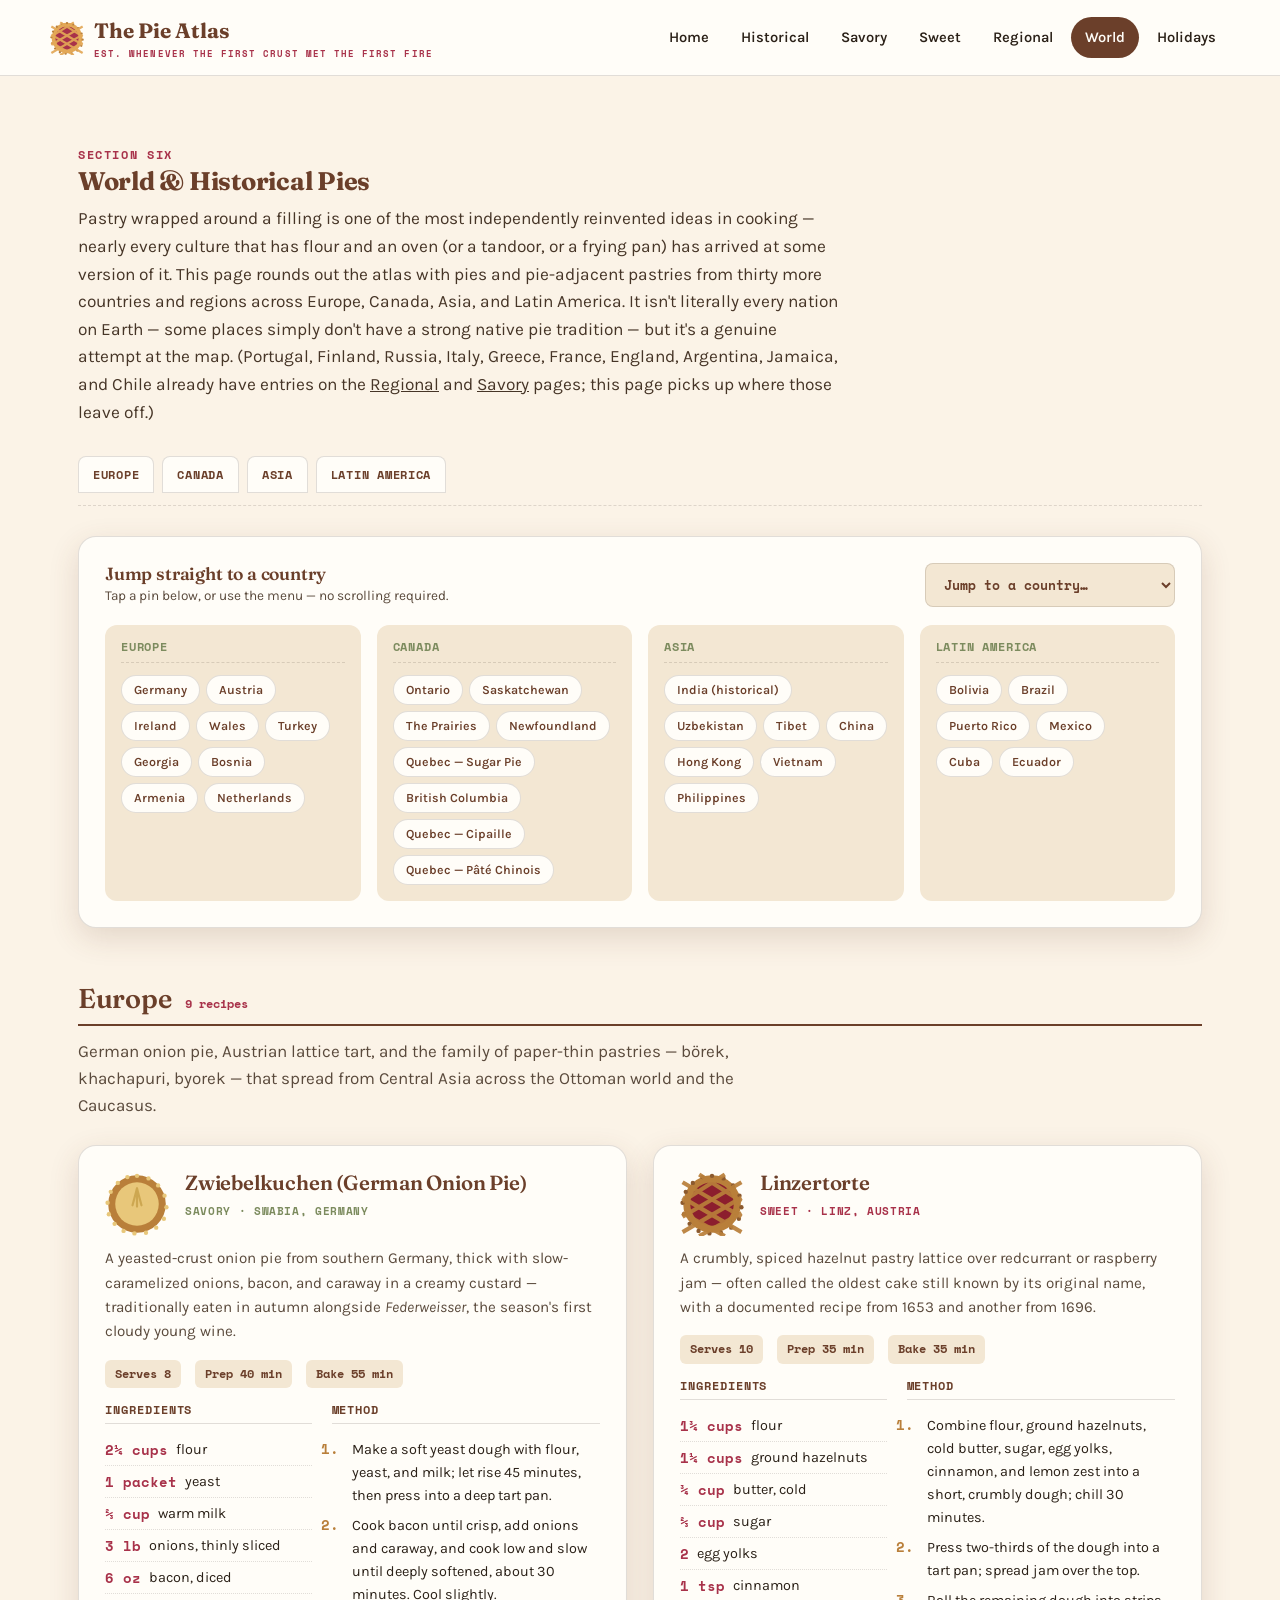
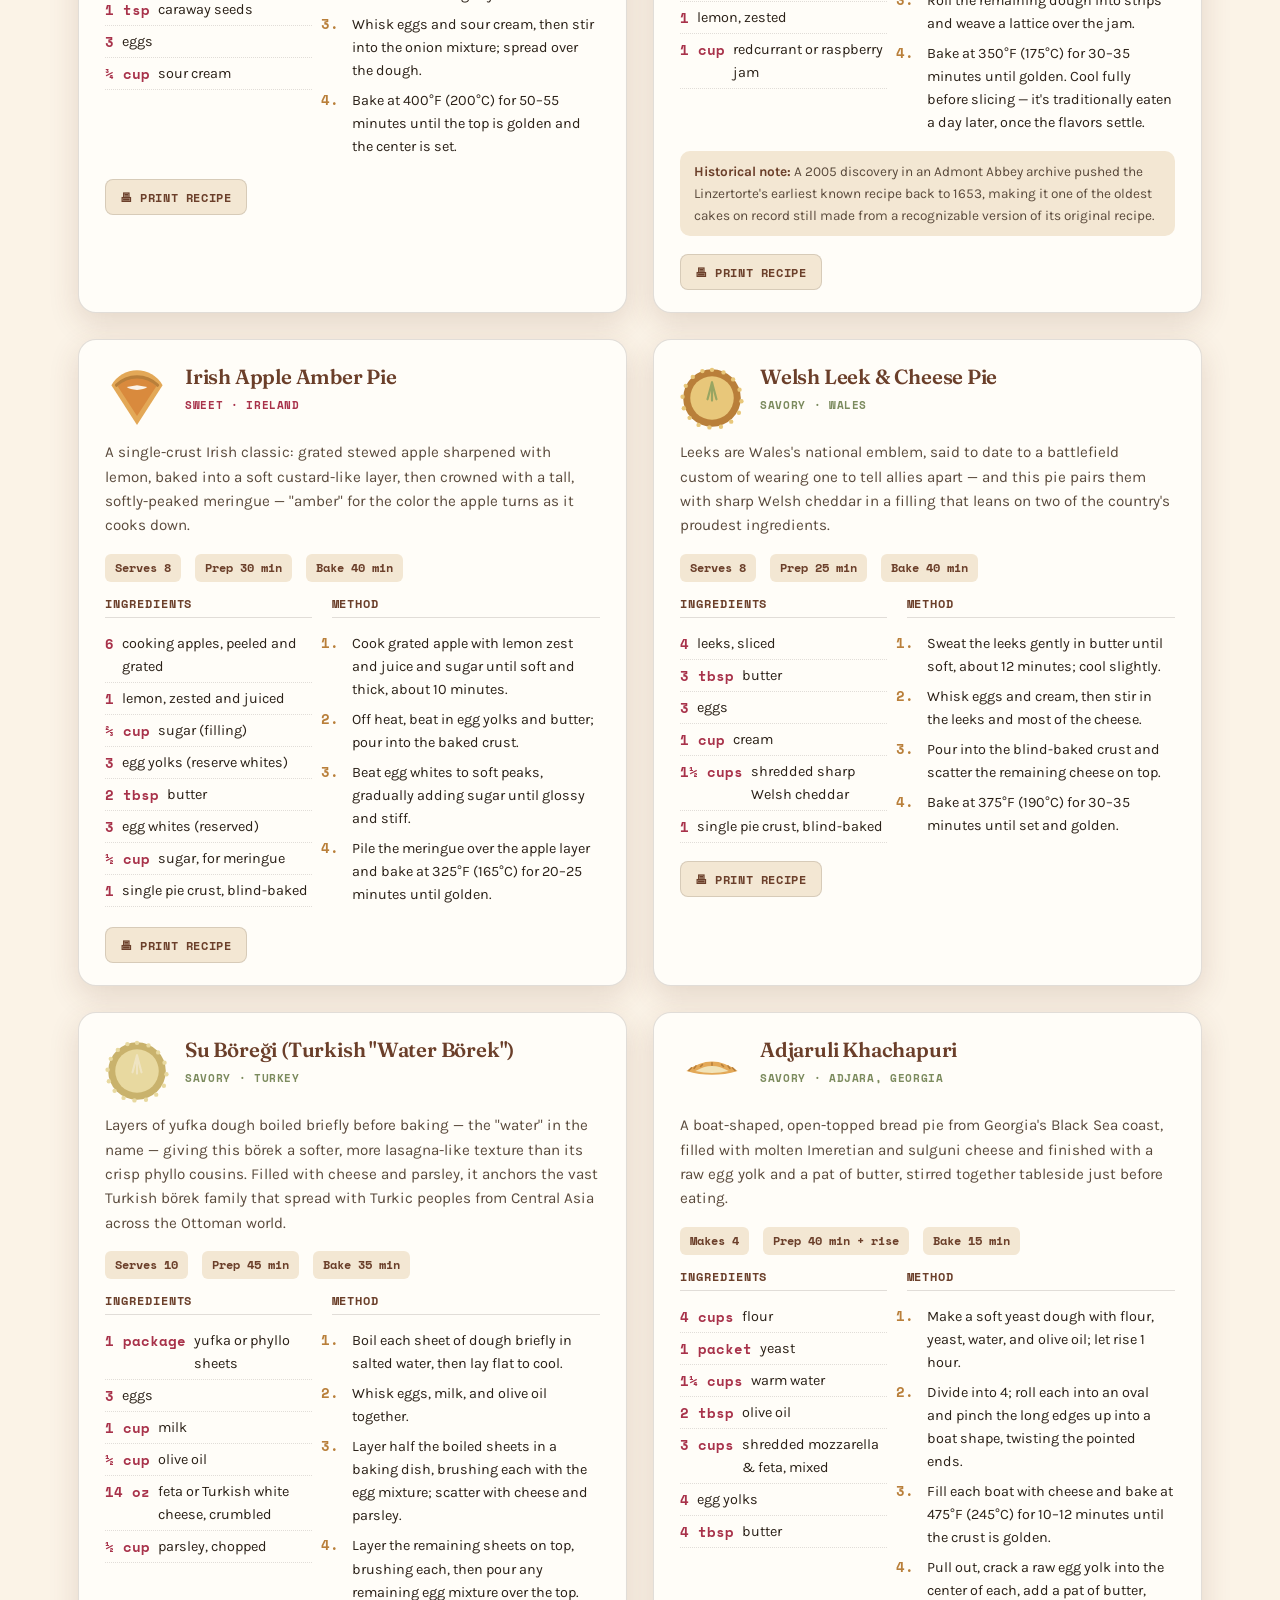
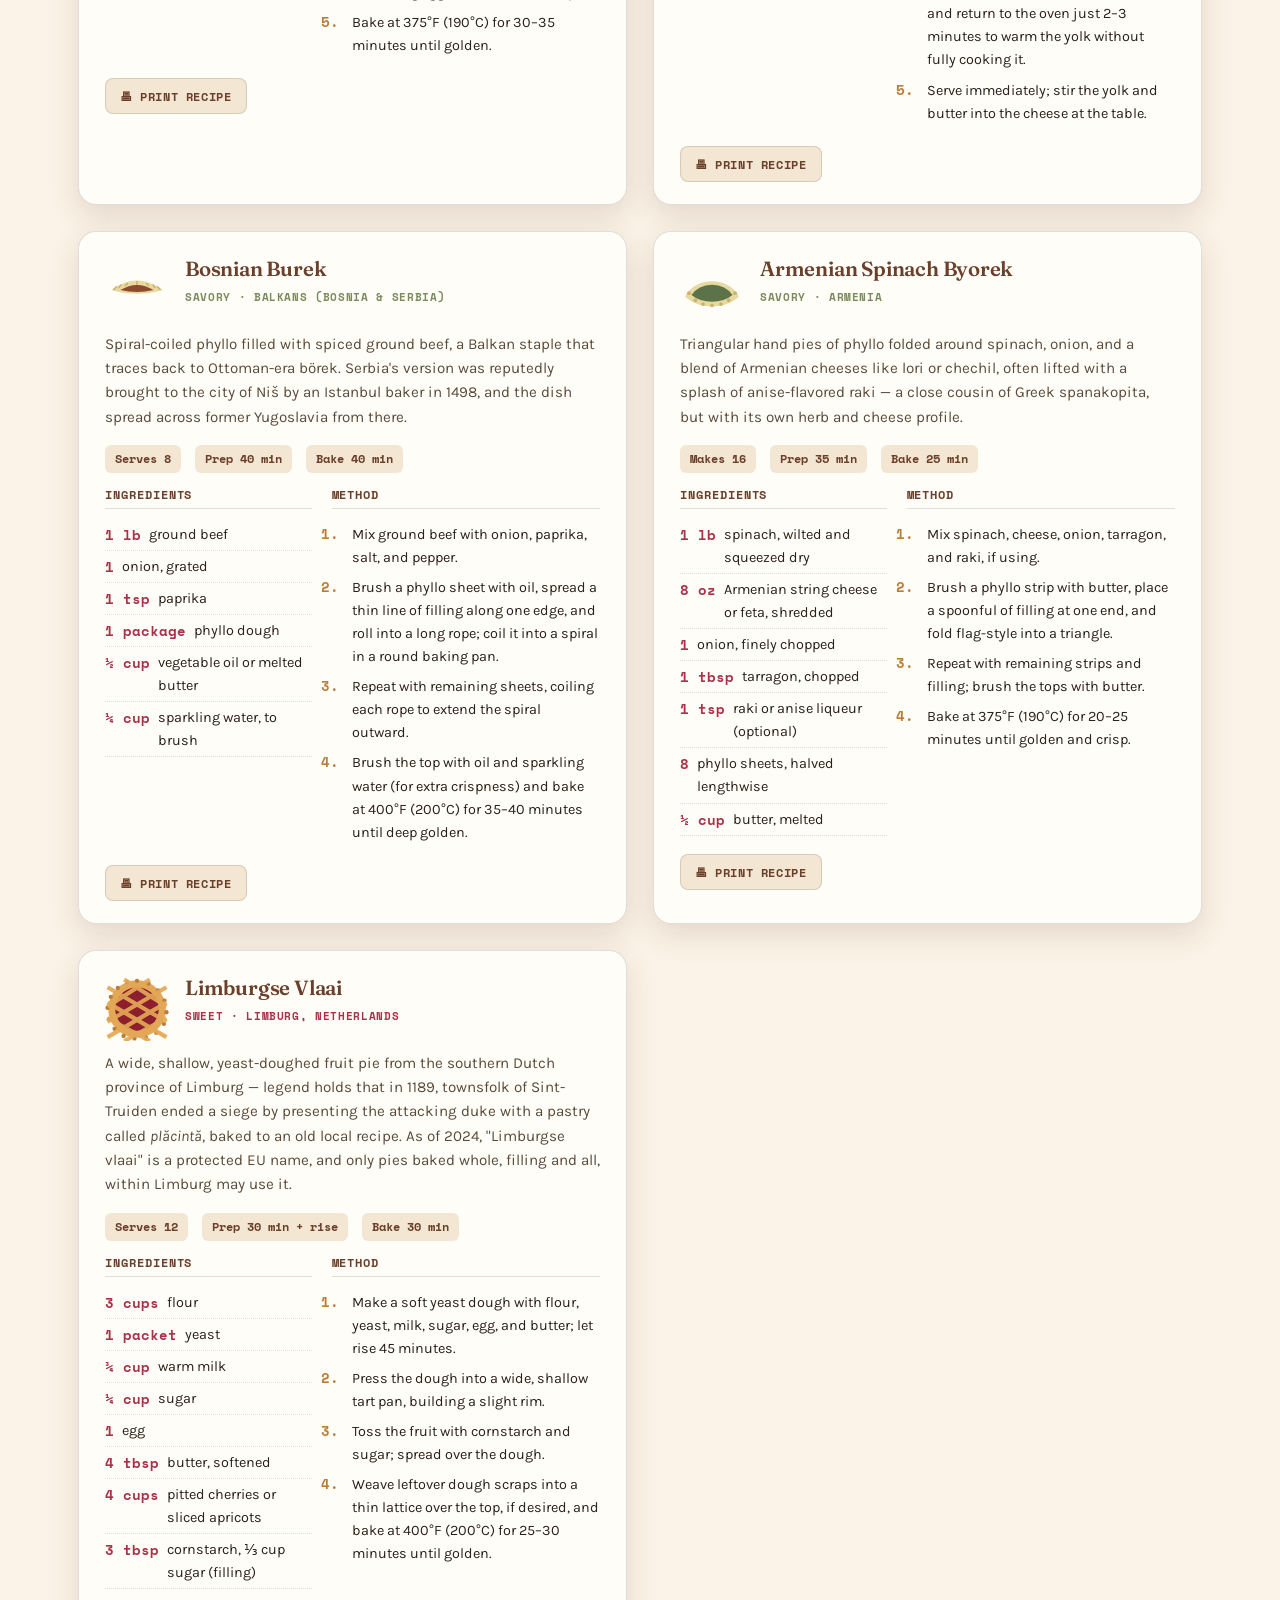
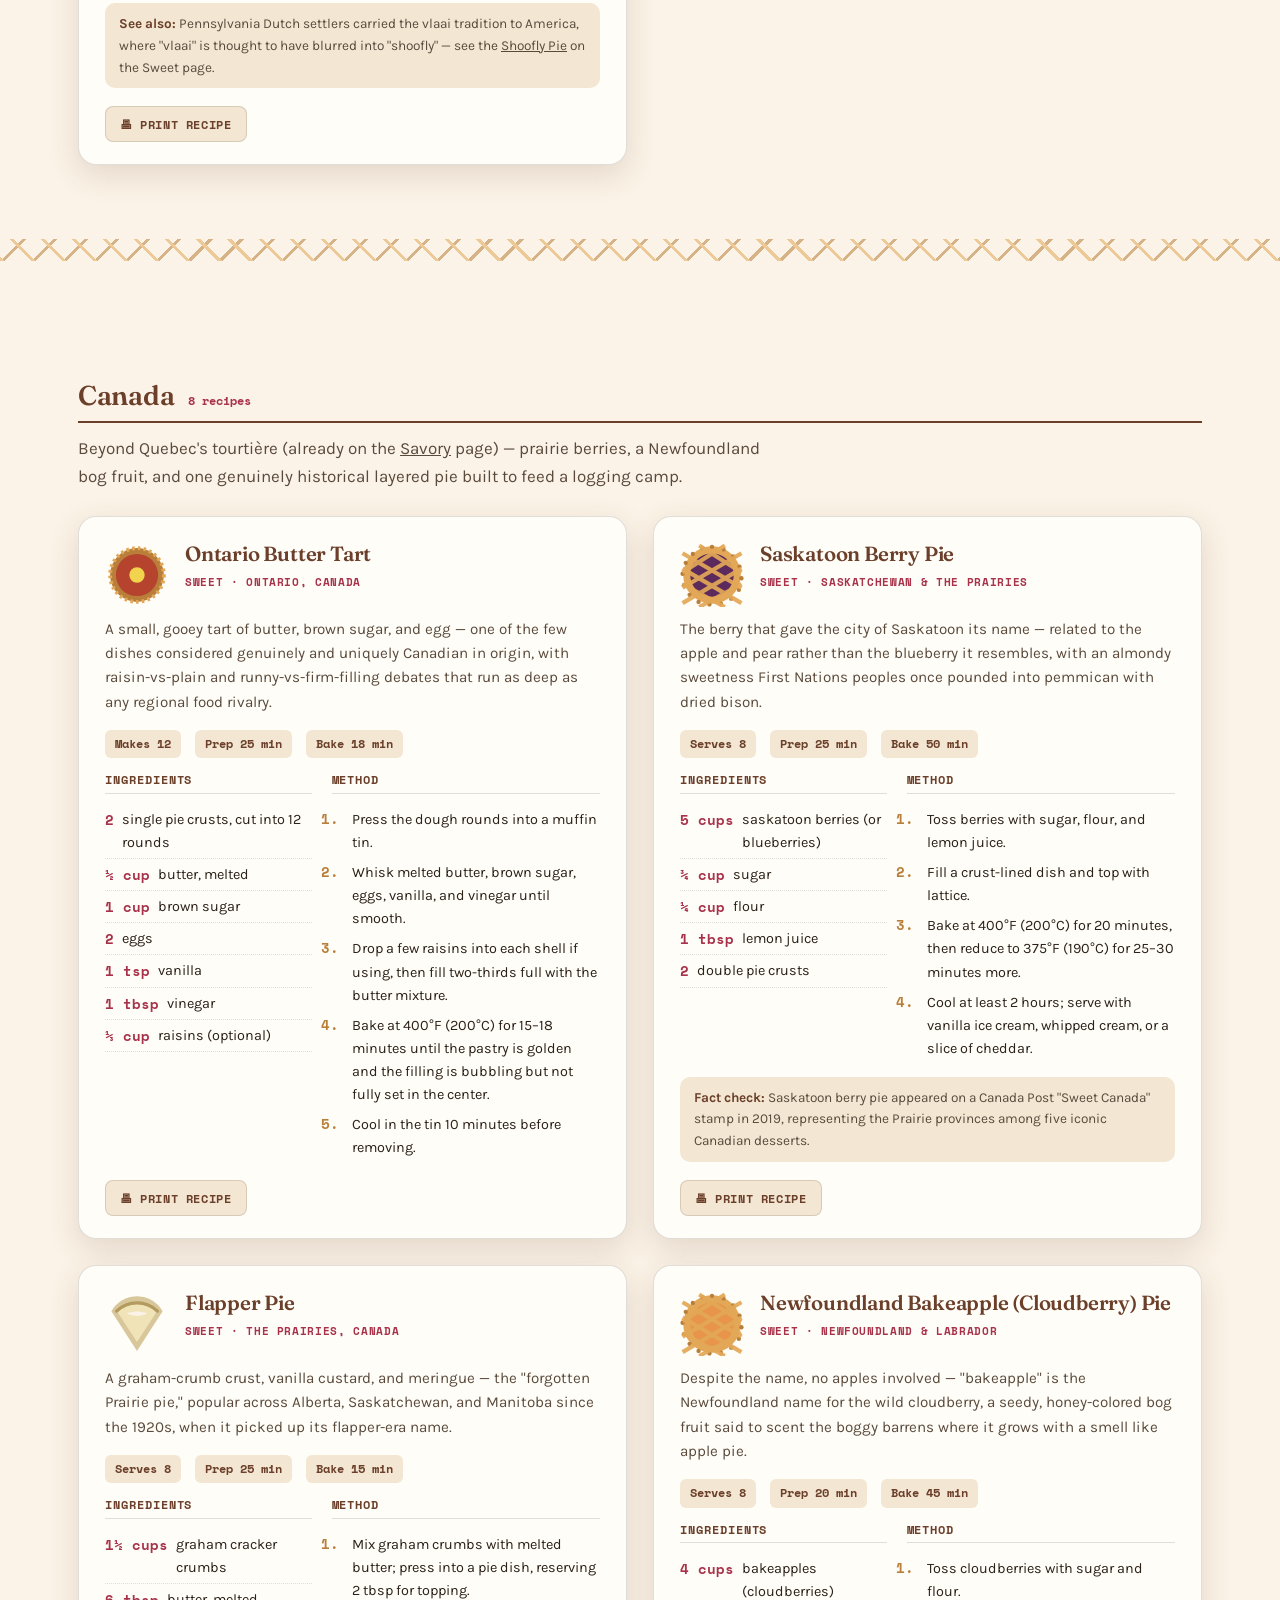
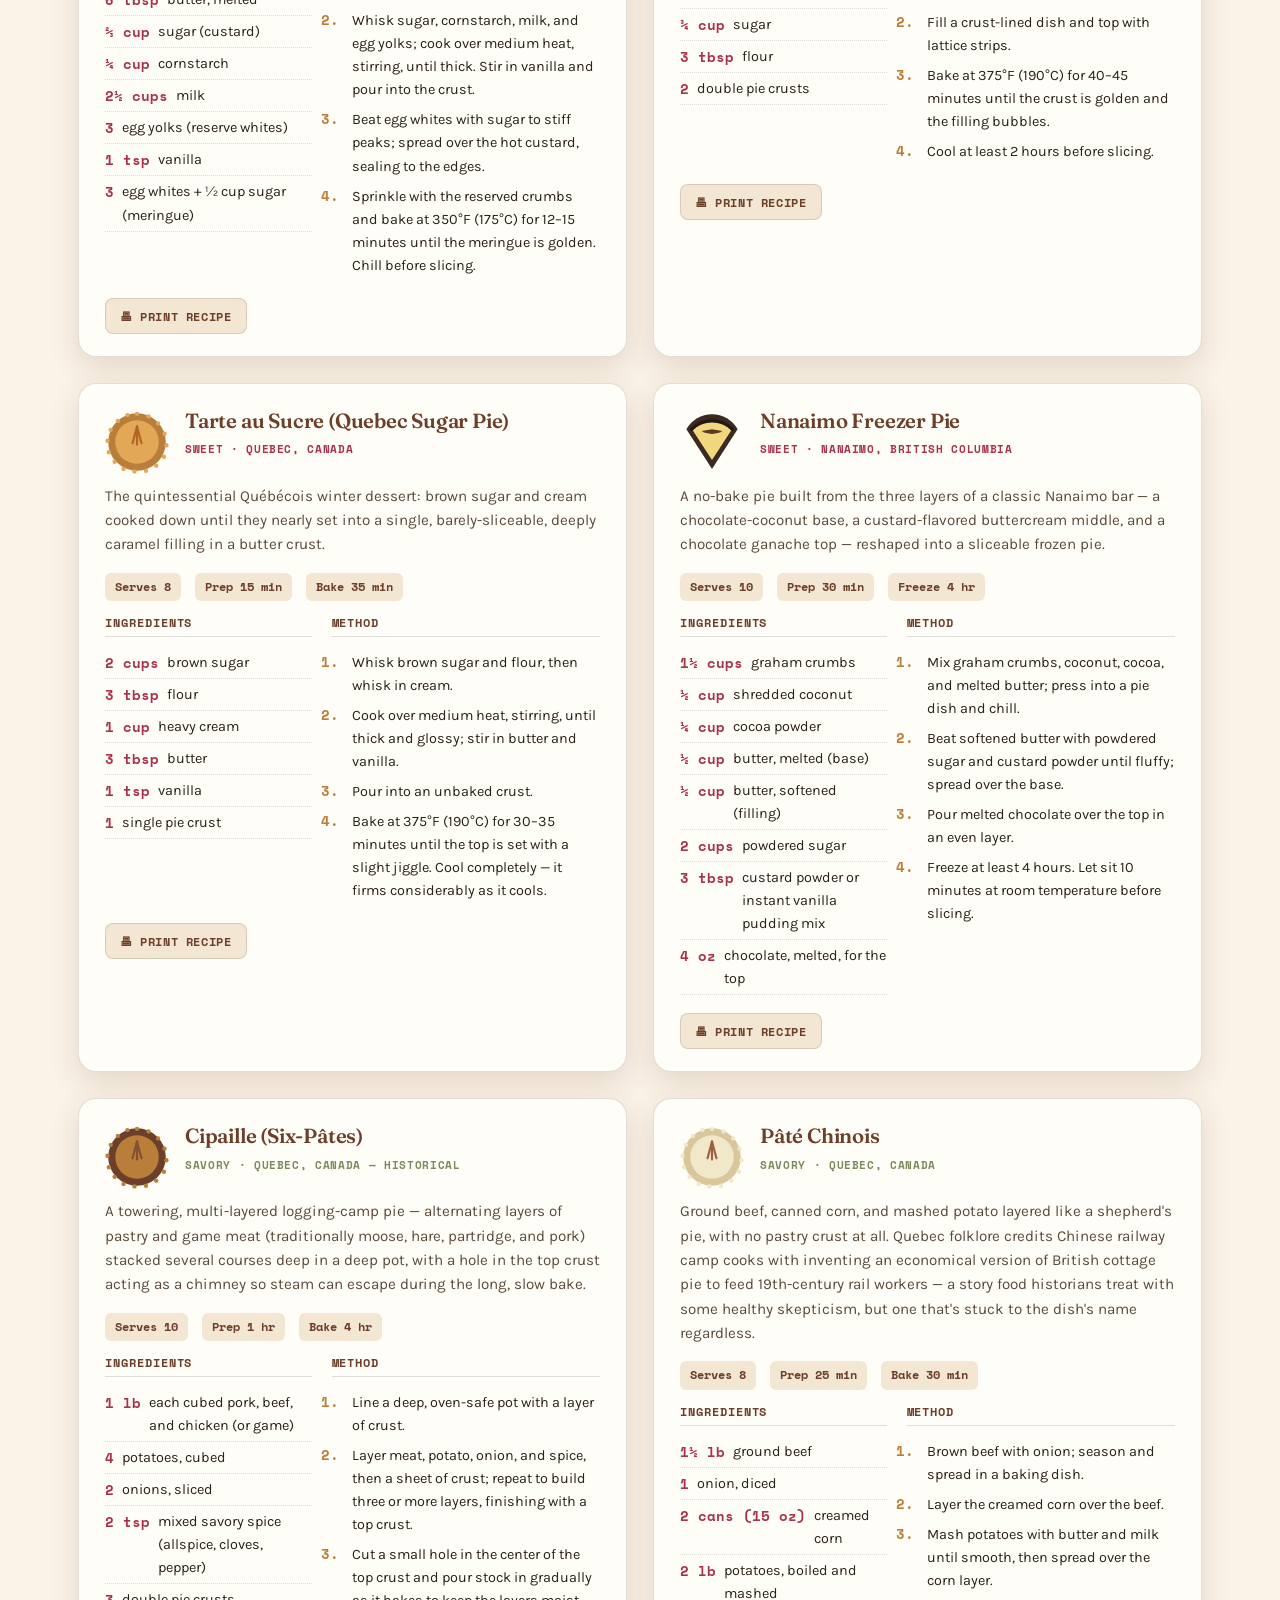
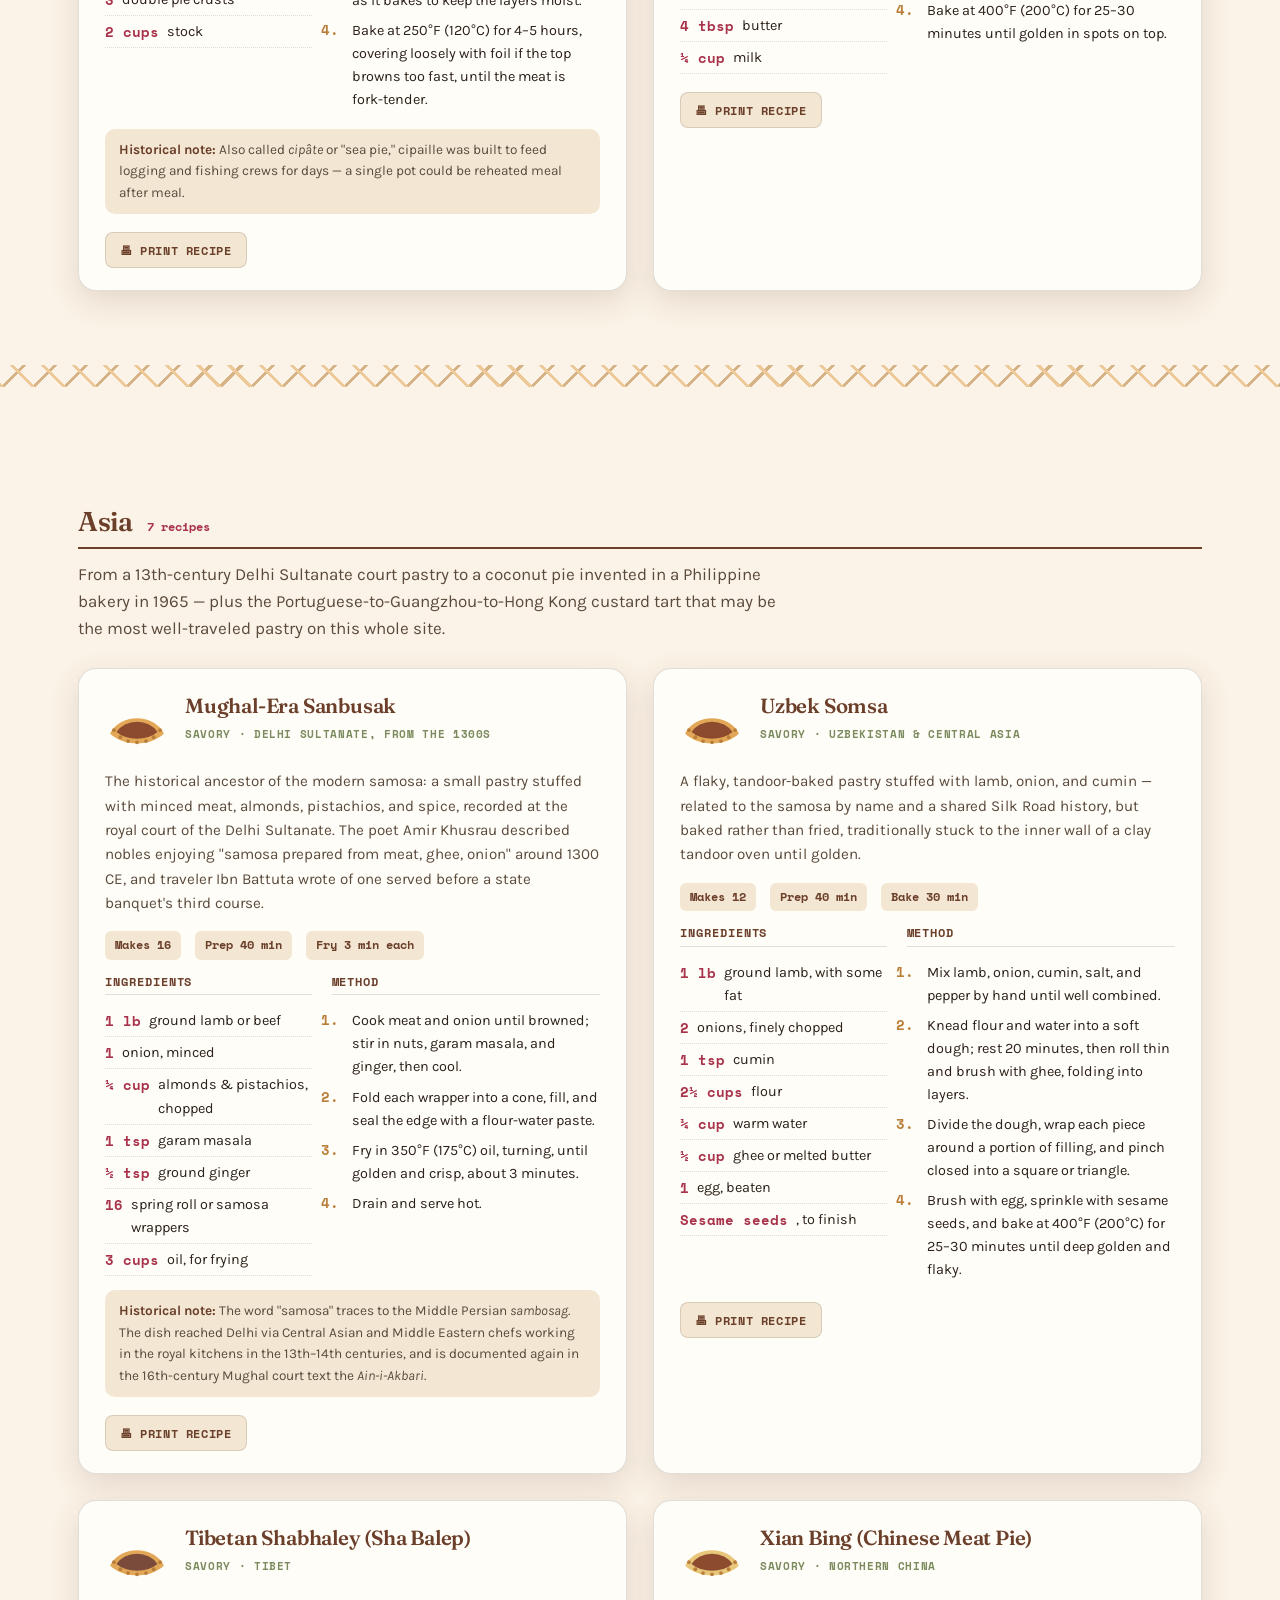
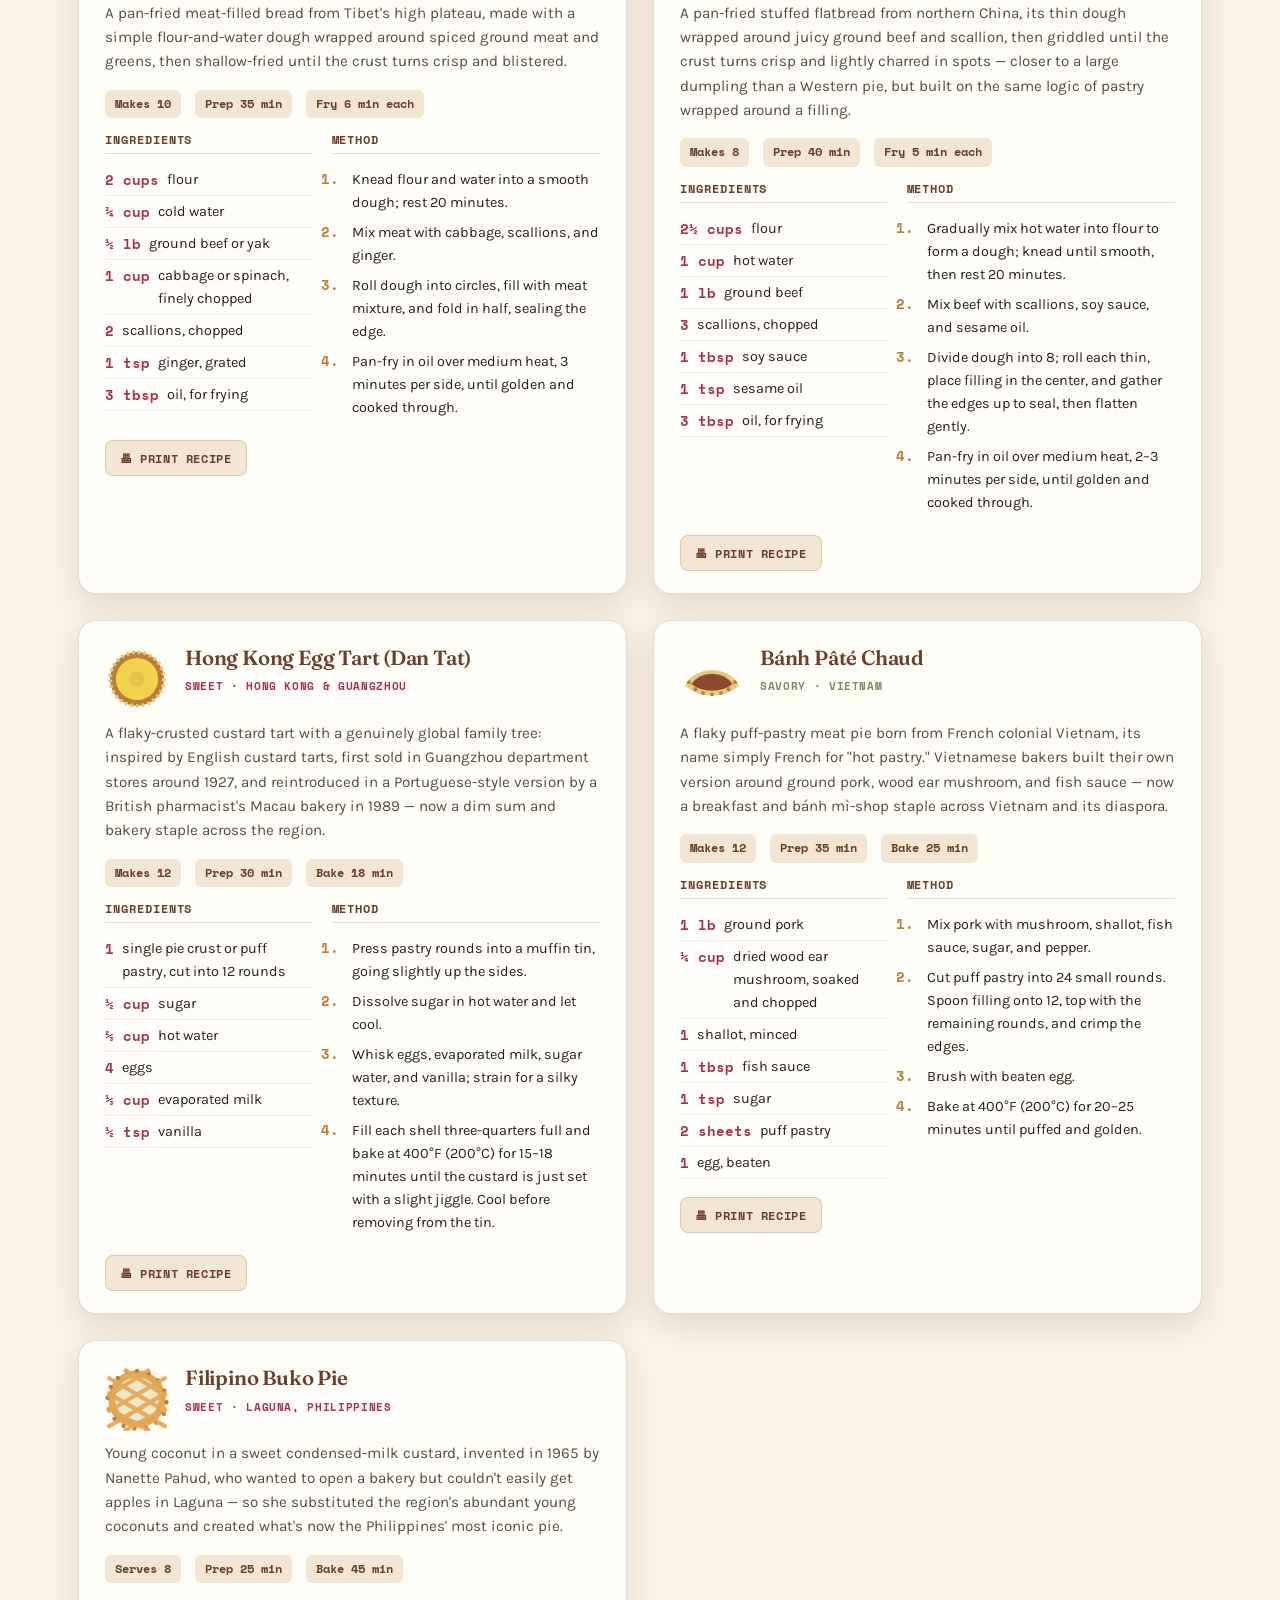
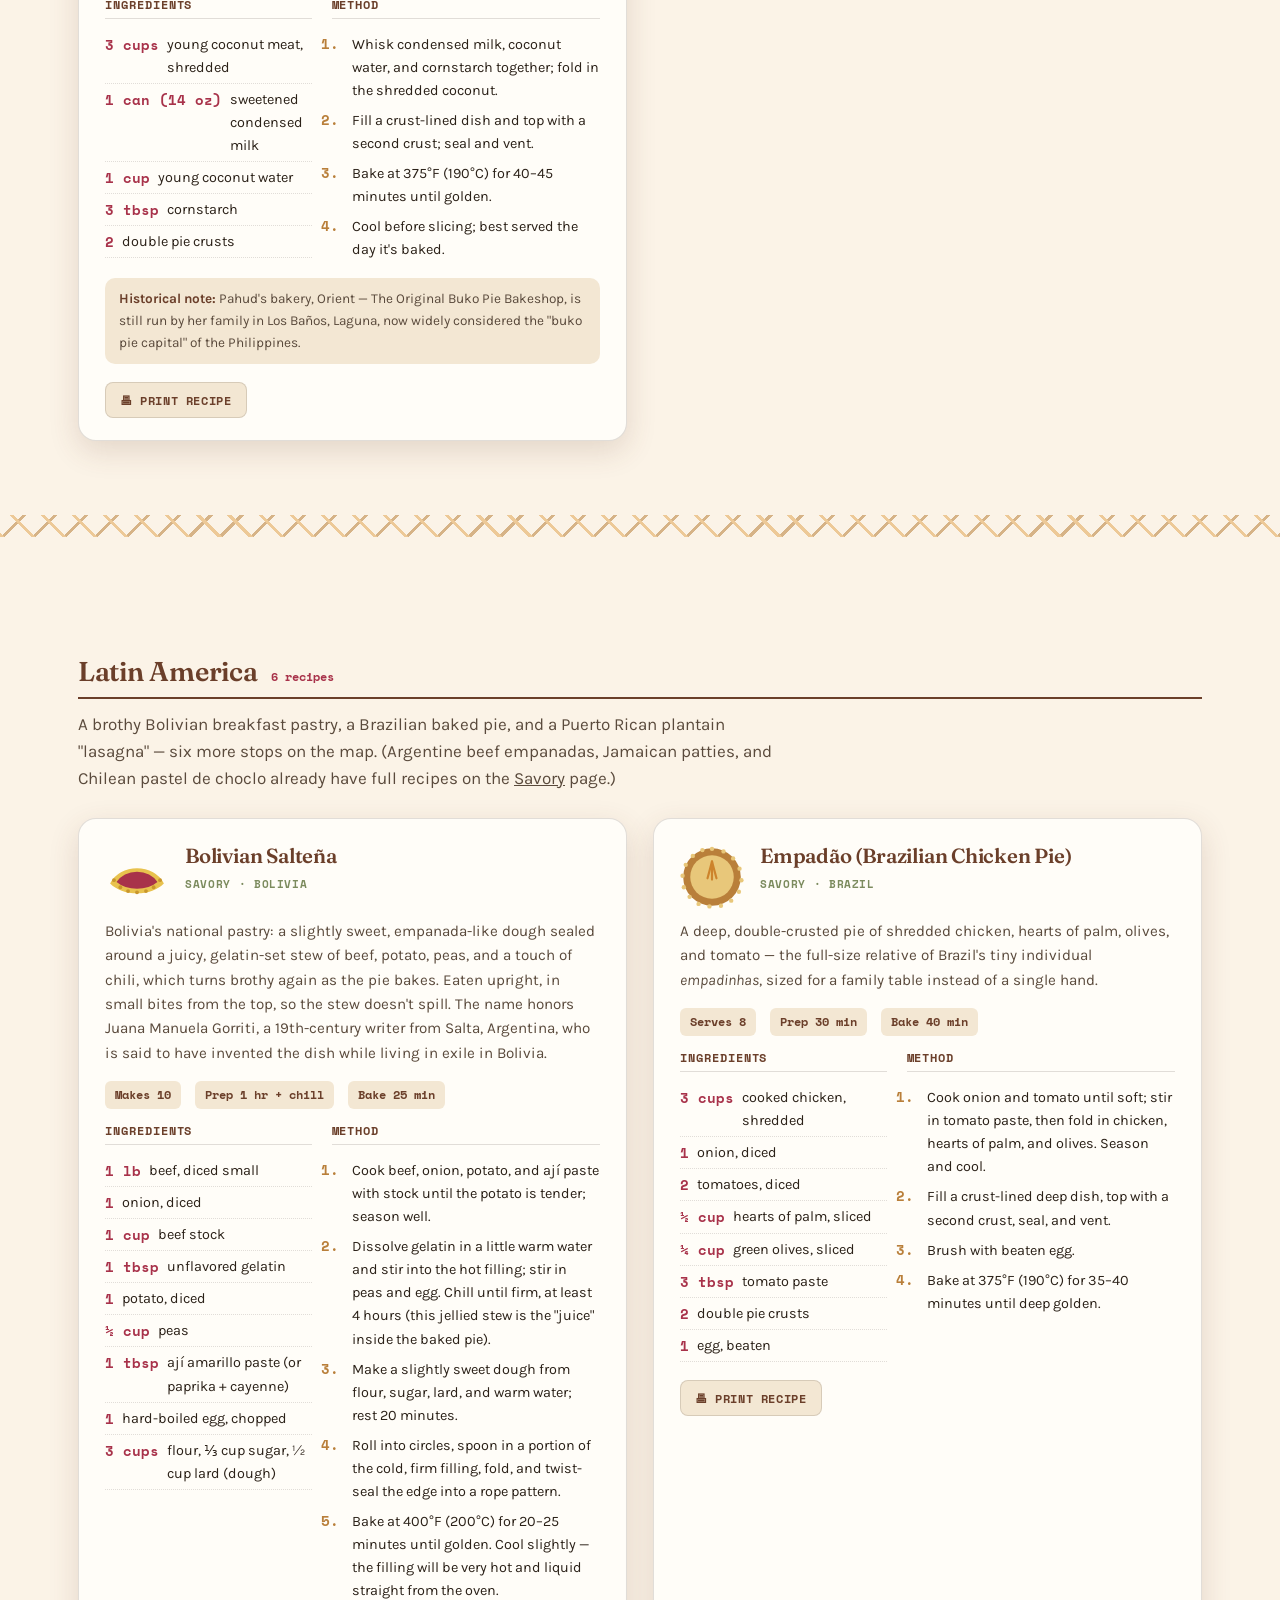
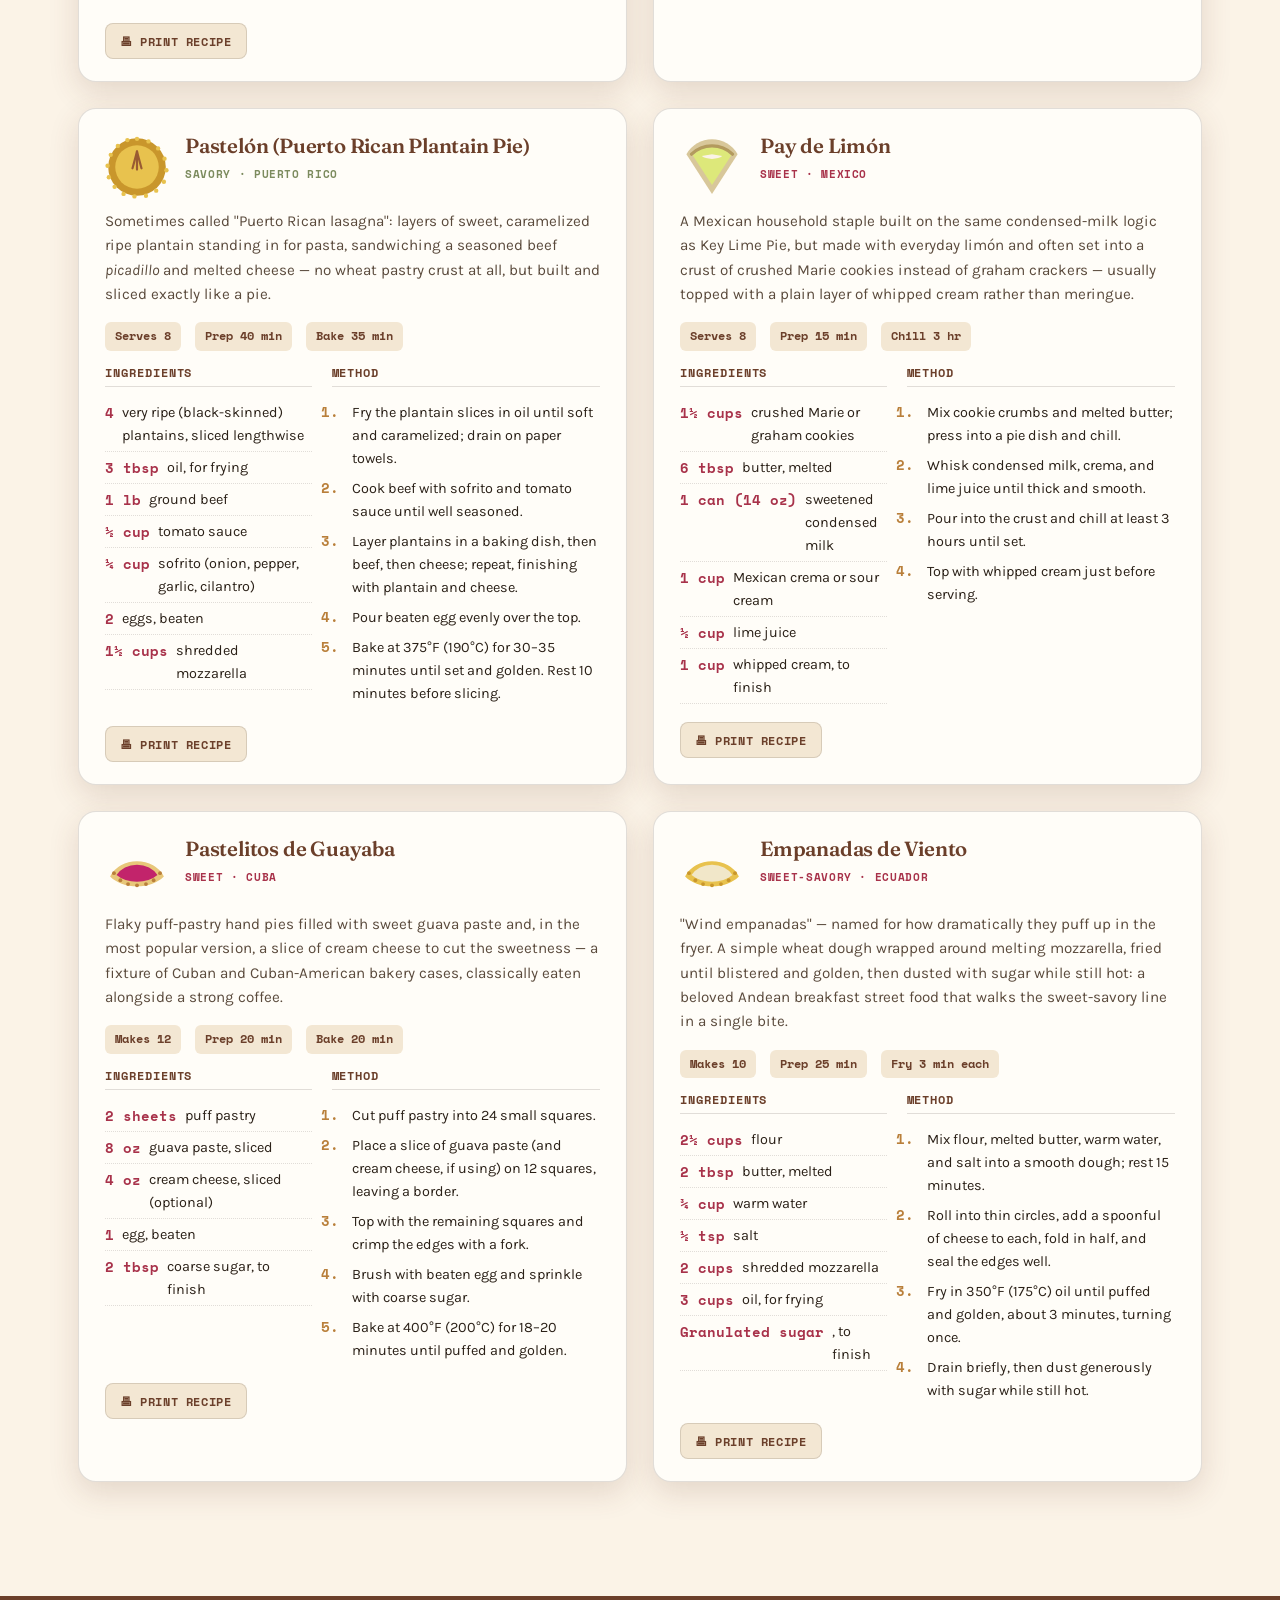
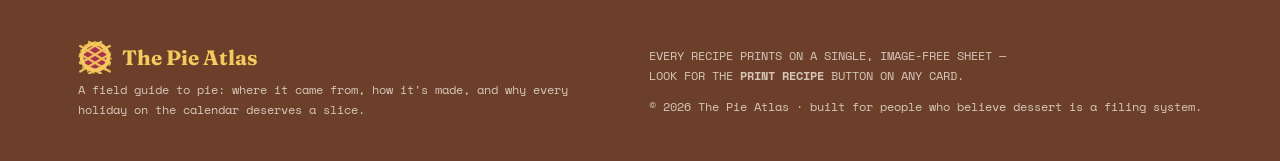
<file: world.html>
<!DOCTYPE html>
<html lang="en">
<head>
<meta charset="UTF-8">
<meta name="viewport" content="width=device-width, initial-scale=1.0">
<title>World & Historical Pies — The Pie Atlas</title>
<meta name="description" content="Historical and traditional pies from across Europe, Canada, and Asia — khachapuri, butter tarts, samsa, buko pie, and more.">
<link rel="icon" href="data:image/svg+xml,<svg xmlns=%22http://www.w3.org/2000/svg%22 viewBox=%220 0 100 100%22><circle cx=%2250%22 cy=%2250%22 r=%2245%22 fill=%22%23E3A857%22/><circle cx=%2250%22 cy=%2250%22 r=%2234%22 fill=%22%23A8324A%22/></svg>">
<link rel="stylesheet" href="css/style.css">
</head>
<body>
<header class="site-header">
  <div class="wrap nav-row">
    <a class="brand" href="index.html">
      <svg class="mark" viewBox="0 0 100 100"><use href="#pie-lattice" style="--crust:#E3A857;--crustdark:#B97F3A;--filling:#A8324A"/></svg>
      <span>The Pie Atlas<small>Est. whenever the first crust met the first fire</small></span>
    </a>
    <nav class="main-nav">
      <a href="index.html">Home</a>
      <a href="historical.html">Historical</a>
      <a href="savory.html">Savory</a>
      <a href="sweet.html">Sweet</a>
      <a href="regional.html">Regional</a>
      <a href="world.html" class="active">World</a>
      <a href="holidays.html">Holidays</a>
    </nav>
  </div>
</header>
<svg style="display:none" aria-hidden="true">
<defs>

<!-- ===== PIE GLYPHS (the site's signature illustrations) ===== -->

<symbol id="pie-lattice" viewBox="0 0 100 100">
  <clipPath id="clipL"><circle cx="50" cy="50" r="34"/></clipPath>
  <circle cx="50" cy="50" r="45" fill="var(--crust,#E3A857)"/>
  <g fill="var(--crustdark,#B97F3A)">
    <circle cx="50" cy="6" r="3.4"/><circle cx="68" cy="10" r="3.4"/><circle cx="83" cy="21" r="3.4"/>
    <circle cx="93" cy="37" r="3.4"/><circle cx="96" cy="55" r="3.4"/><circle cx="92" cy="73" r="3.4"/>
    <circle cx="80" cy="87" r="3.4"/><circle cx="64" cy="95" r="3.4"/><circle cx="46" cy="96" r="3.4"/>
    <circle cx="29" cy="92" r="3.4"/><circle cx="15" cy="81" r="3.4"/><circle cx="6" cy="66" r="3.4"/>
    <circle cx="4" cy="48" r="3.4"/><circle cx="9" cy="31" r="3.4"/><circle cx="20" cy="17" r="3.4"/><circle cx="35" cy="8" r="3.4"/>
  </g>
  <circle cx="50" cy="50" r="34" fill="var(--filling,#A8324A)"/>
  <g clip-path="url(#clipL)" stroke="var(--crust,#E3A857)" stroke-width="6.5" opacity=".92">
    <line x1="4" y1="16" x2="96" y2="70"/><line x1="4" y1="40" x2="96" y2="94"/>
    <line x1="4" y1="64" x2="70" y2="100"/><line x1="30" y1="4" x2="96" y2="46"/>
    <line x1="4" y1="70" x2="96" y2="16"/><line x1="4" y1="94" x2="96" y2="40"/>
    <line x1="4" y1="46" x2="70" y2="4"/><line x1="30" y1="100" x2="96" y2="64"/>
  </g>
</symbol>

<symbol id="pie-solid" viewBox="0 0 100 100">
  <circle cx="50" cy="50" r="45" fill="var(--crustdark,#B97F3A)"/>
  <g fill="var(--crust,#E3A857)">
    <circle cx="50" cy="6" r="3.4"/><circle cx="68" cy="10" r="3.4"/><circle cx="83" cy="21" r="3.4"/>
    <circle cx="93" cy="37" r="3.4"/><circle cx="96" cy="55" r="3.4"/><circle cx="92" cy="73" r="3.4"/>
    <circle cx="80" cy="87" r="3.4"/><circle cx="64" cy="95" r="3.4"/><circle cx="46" cy="96" r="3.4"/>
    <circle cx="29" cy="92" r="3.4"/><circle cx="15" cy="81" r="3.4"/><circle cx="6" cy="66" r="3.4"/>
    <circle cx="4" cy="48" r="3.4"/><circle cx="9" cy="31" r="3.4"/><circle cx="20" cy="17" r="3.4"/><circle cx="35" cy="8" r="3.4"/>
  </g>
  <circle cx="50" cy="50" r="34" fill="var(--crust,#E3A857)"/>
  <g stroke="var(--filling,#7C8B5E)" stroke-width="3.4" stroke-linecap="round" opacity=".85">
    <line x1="50" y1="26" x2="43" y2="52"/><line x1="50" y1="26" x2="50" y2="54"/><line x1="50" y1="26" x2="57" y2="52"/>
  </g>
</symbol>

<symbol id="pie-slice" viewBox="0 0 100 100">
  <path d="M50 92 L10 30 A46 46 0 0 1 90 30 Z" fill="var(--crust,#E3A857)"/>
  <path d="M50 78 L20 32 A38 38 0 0 1 80 32 Z" fill="var(--filling,#F4C95D)"/>
  <path d="M50 30 L34 33 A18 8 0 0 0 66 33 Z" fill="var(--topping,#FBF3E7)"/>
  <path d="M18 30 A46 46 0 0 1 82 30" fill="none" stroke="var(--crustdark,#B97F3A)" stroke-width="5" stroke-linecap="round"/>
</symbol>

<symbol id="pie-hand" viewBox="0 0 100 100">
  <path d="M8 60 A46 40 0 0 1 92 60 A50 34 0 0 1 8 60 Z" fill="var(--crust,#E3A857)"/>
  <path d="M18 58 A36 30 0 0 1 82 58 A40 26 0 0 1 18 58 Z" fill="var(--filling,#A8324A)"/>
  <g fill="var(--crustdark,#B97F3A)">
    <circle cx="14" cy="55" r="3"/><circle cx="24" cy="66" r="3"/><circle cx="36" cy="72" r="3"/>
    <circle cx="50" cy="74" r="3"/><circle cx="64" cy="72" r="3"/><circle cx="76" cy="66" r="3"/><circle cx="86" cy="55" r="3"/>
  </g>
</symbol>

<symbol id="pie-star" viewBox="0 0 100 100">
  <circle cx="50" cy="50" r="45" fill="var(--crust,#E3A857)"/>
  <circle cx="50" cy="50" r="34" fill="var(--filling,#C9A24A)"/>
  <g fill="var(--fish,#8A9BA8)" stroke="var(--crustdark,#B97F3A)" stroke-width="1.5">
    <path d="M50 50 L58 30 Q50 26 42 30 Z"/>
    <path d="M50 50 L70 42 Q72 50 68 58 Z"/>
    <path d="M50 50 L58 70 Q50 74 42 70 Z"/>
    <path d="M50 50 L30 58 Q28 50 32 42 Z"/>
  </g>
  <g fill="var(--crustdark,#B97F3A)">
    <circle cx="54" cy="31" r="1.5"/><circle cx="67" cy="45" r="1.5"/><circle cx="54" cy="69" r="1.5"/><circle cx="33" cy="55" r="1.5"/>
  </g>
</symbol>

<!-- ===== category marks (home tiles) ===== -->
<symbol id="mark-history" viewBox="0 0 48 48">
  <circle cx="24" cy="24" r="19" fill="none" stroke="currentColor" stroke-width="2.4"/>
  <path d="M24 13v11l8 6" fill="none" stroke="currentColor" stroke-width="2.4" stroke-linecap="round" stroke-linejoin="round"/>
</symbol>
<symbol id="mark-savory" viewBox="0 0 48 48">
  <path d="M14 10v14M18 10v14M14 24c0 2 4 2 4 0M16 24v14" fill="none" stroke="currentColor" stroke-width="2.2" stroke-linecap="round" stroke-linejoin="round"/>
  <path d="M34 10c-5 3-5 10 0 14v14" fill="none" stroke="currentColor" stroke-width="2.2" stroke-linecap="round" stroke-linejoin="round"/>
</symbol>
<symbol id="mark-sweet" viewBox="0 0 48 48">
  <path d="M8 30 A16 13 0 0 1 40 30 Z" fill="none" stroke="currentColor" stroke-width="2.4" stroke-linejoin="round"/>
  <path d="M8 30h32" stroke="currentColor" stroke-width="2.4"/>
  <circle cx="24" cy="12" r="3.4" fill="none" stroke="currentColor" stroke-width="2.2"/>
  <path d="M24 8V4" stroke="currentColor" stroke-width="2.2" stroke-linecap="round"/>
</symbol>
<symbol id="mark-holiday" viewBox="0 0 48 48">
  <path d="M24 6l4.2 9.4 10.2 1.2-7.6 7 2 10.1L24 28.6l-8.8 5.1 2-10.1-7.6-7 10.2-1.2z" fill="none" stroke="currentColor" stroke-width="2.2" stroke-linejoin="round"/>
</symbol>
<symbol id="mark-region" viewBox="0 0 48 48">
  <path d="M24 4C16 4 10 10 10 18c0 10 14 26 14 26s14-16 14-26c0-8-6-14-14-14z" fill="none" stroke="currentColor" stroke-width="2.4" stroke-linejoin="round"/>
  <circle cx="24" cy="18" r="5" fill="none" stroke="currentColor" stroke-width="2.4"/>
</symbol>
<symbol id="pie-canoe" viewBox="0 0 100 100">
  <path d="M10 50 Q50 20 90 50 Q50 62 10 50 Z" fill="var(--crust,#E3A857)"/>
  <path d="M24 50 Q50 34 76 50 Q50 56 24 50 Z" fill="var(--filling,#F3E7C9)"/>
  <g fill="var(--crustdark,#B97F3A)">
    <path d="M14 49 l4 -4 M22 46 l3 -4 M32 43 l3 -3 M50 41 l0 -4 M68 43 l-3 -3 M78 46 l-3 -4 M86 49 l-4 -4" stroke="var(--crustdark,#B97F3A)" stroke-width="2.5" stroke-linecap="round"/>
  </g>
</symbol>
<symbol id="pie-tart" viewBox="0 0 100 100">
  <circle cx="50" cy="50" r="42" fill="var(--crustdark,#B97F3A)"/>
  <circle cx="50" cy="50" r="42" fill="none" stroke="var(--crust,#E3A857)" stroke-width="6" stroke-dasharray="4 5"/>
  <circle cx="50" cy="50" r="33" fill="var(--filling,#E8C24E)"/>
  <circle cx="50" cy="50" r="12" fill="var(--center,#A8324A)"/>
</symbol>

<!-- ===== holiday line icons ===== -->
<symbol id="ic-star" viewBox="0 0 48 48"><path d="M24 6l4.2 9.4 10.2 1.2-7.6 7 2 10.1L24 28.6l-8.8 5.1 2-10.1-7.6-7 10.2-1.2z" fill="none" stroke="currentColor" stroke-width="2.2" stroke-linejoin="round"/></symbol>
<symbol id="ic-pi" viewBox="0 0 48 48"><circle cx="24" cy="24" r="19" fill="none" stroke="currentColor" stroke-width="2.2"/><path d="M15 18h18M19 18v14M29 18l-2 10c0 2.6 2 3.6 4 2.6" fill="none" stroke="currentColor" stroke-width="2.2" stroke-linecap="round" stroke-linejoin="round"/></symbol>
<symbol id="ic-heart" viewBox="0 0 48 48"><path d="M24 40s-13-8.4-18-16.6C2.4 17 5 9 12 9c4 0 7 2.4 8.4 4.8C21.8 11.4 24.8 9 28.8 9c7 0 9.6 8 6.2 14.4C30 31.6 24 40 24 40z" fill="none" stroke="currentColor" stroke-width="2.2" stroke-linejoin="round"/></symbol>
<symbol id="ic-shamrock" viewBox="0 0 48 48"><circle cx="18" cy="18" r="7" fill="none" stroke="currentColor" stroke-width="2.2"/><circle cx="30" cy="18" r="7" fill="none" stroke="currentColor" stroke-width="2.2"/><circle cx="24" cy="27" r="7" fill="none" stroke="currentColor" stroke-width="2.2"/><path d="M24 33v9" stroke="currentColor" stroke-width="2.2" stroke-linecap="round"/></symbol>
<symbol id="ic-egg" viewBox="0 0 48 48"><path d="M24 8c8 8 14 18.4 14 26a14 14 0 0 1-28 0c0-7.6 6-18 14-26z" fill="none" stroke="currentColor" stroke-width="2.2"/><path d="M13 30l5 3-3 3 6 2" fill="none" stroke="currentColor" stroke-width="1.8" stroke-linecap="round" stroke-linejoin="round"/></symbol>
<symbol id="ic-sun" viewBox="0 0 48 48"><circle cx="24" cy="24" r="9" fill="none" stroke="currentColor" stroke-width="2.2"/><g stroke="currentColor" stroke-width="2.2" stroke-linecap="round"><line x1="24" y1="4" x2="24" y2="10"/><line x1="24" y1="38" x2="24" y2="44"/><line x1="4" y1="24" x2="10" y2="24"/><line x1="38" y1="24" x2="44" y2="24"/><line x1="9" y1="9" x2="13" y2="13"/><line x1="35" y1="35" x2="39" y2="39"/><line x1="9" y1="39" x2="13" y2="35"/><line x1="35" y1="13" x2="39" y2="9"/></g></symbol>
<symbol id="ic-flower" viewBox="0 0 48 48"><g fill="none" stroke="currentColor" stroke-width="2.2"><ellipse cx="24" cy="13" rx="6" ry="9"/><ellipse cx="24" cy="35" rx="6" ry="9"/><ellipse cx="13" cy="24" rx="9" ry="6"/><ellipse cx="35" cy="24" rx="9" ry="6"/><circle cx="24" cy="24" r="4"/></g></symbol>
<symbol id="ic-flag" viewBox="0 0 48 48"><path d="M12 6v36" stroke="currentColor" stroke-width="2.2" stroke-linecap="round"/><path d="M12 8h26l-6 7 6 7H12" fill="none" stroke="currentColor" stroke-width="2.2" stroke-linejoin="round"/></symbol>
<symbol id="ic-fireworks" viewBox="0 0 48 48"><g stroke="currentColor" stroke-width="2.2" stroke-linecap="round"><line x1="24" y1="6" x2="24" y2="16"/><line x1="24" y1="32" x2="24" y2="42"/><line x1="6" y1="24" x2="16" y2="24"/><line x1="32" y1="24" x2="42" y2="24"/><line x1="11" y1="11" x2="18" y2="18"/><line x1="30" y1="30" x2="37" y2="37"/><line x1="11" y1="37" x2="18" y2="30"/><line x1="30" y1="18" x2="37" y2="11"/></g><circle cx="24" cy="24" r="4.5" fill="currentColor"/></symbol>
<symbol id="ic-tools" viewBox="0 0 48 48"><rect x="8" y="18" width="32" height="20" rx="2" fill="none" stroke="currentColor" stroke-width="2.2"/><path d="M17 18v-4a7 7 0 0 1 14 0v4" fill="none" stroke="currentColor" stroke-width="2.2"/></symbol>
<symbol id="ic-apple" viewBox="0 0 48 48"><path d="M24 16c7-6 16-2 16 8 0 10-8 18-16 18S8 34 8 24c0-10 9-14 16-8z" fill="none" stroke="currentColor" stroke-width="2.2"/><path d="M24 16V9M24 9c2-3 6-3 7-1" fill="none" stroke="currentColor" stroke-width="2.2" stroke-linecap="round"/></symbol>
<symbol id="ic-pumpkin" viewBox="0 0 48 48"><path d="M24 16c-9 0-15 7-15 15s6 11 15 11 15-4 15-11-6-15-15-15z" fill="none" stroke="currentColor" stroke-width="2.2"/><path d="M24 16v26M14 20c3 4 3 18 0 21M34 20c-3 4-3 18 0 21" fill="none" stroke="currentColor" stroke-width="1.6"/><path d="M24 16v-6M24 10c2-2 5-2 6 0" fill="none" stroke="currentColor" stroke-width="2.2" stroke-linecap="round"/></symbol>
<symbol id="ic-diya" viewBox="0 0 48 48"><path d="M8 30c0 6 7 10 16 10s16-4 16-10" fill="none" stroke="currentColor" stroke-width="2.2" stroke-linecap="round"/><path d="M6 28c4 3 10 4 18 4s14-1 18-4" fill="none" stroke="currentColor" stroke-width="2.2" stroke-linecap="round"/><path d="M24 22c-3-4-1-8 0-10 1 2 3 6 0 10z" fill="none" stroke="currentColor" stroke-width="2.2" stroke-linejoin="round"/></symbol>
<symbol id="ic-maple" viewBox="0 0 48 48"><path d="M24 6l3 9 8-5-3 9 9-1-7 7 8 4-9 2 3 9-8-5-4 8-4-8-8 5 3-9-9-2 8-4-7-7 9 1-3-9 8 5z" fill="none" stroke="currentColor" stroke-width="1.8" stroke-linejoin="round"/></symbol>
<symbol id="ic-menorah" viewBox="0 0 48 48"><g stroke="currentColor" stroke-width="2.2" stroke-linecap="round"><line x1="24" y1="18" x2="24" y2="38"/><line x1="10" y1="38" x2="38" y2="38"/><line x1="16" y1="42" x2="32" y2="42"/><path d="M24 10v8M18 14v4M12 18v4M30 14v4M36 18v4" fill="none"/></g></symbol>
<symbol id="ic-tree" viewBox="0 0 48 48"><path d="M24 6l8 12h-5l8 10h-6l7 10H12l7-10h-6l8-10h-5z" fill="none" stroke="currentColor" stroke-width="2" stroke-linejoin="round"/><rect x="21" y="38" width="6" height="6" fill="none" stroke="currentColor" stroke-width="2"/></symbol>
<symbol id="ic-candle" viewBox="0 0 48 48"><rect x="19" y="18" width="10" height="24" rx="1.5" fill="none" stroke="currentColor" stroke-width="2.2"/><path d="M24 18c-2-4 0-7 2-9-1 3 1 5 2 7 1 2-1 4-4 2z" fill="none" stroke="currentColor" stroke-width="2" stroke-linejoin="round"/><path d="M15 42h18" stroke="currentColor" stroke-width="2.2" stroke-linecap="round"/></symbol>
<symbol id="ic-gift" viewBox="0 0 48 48"><rect x="8" y="18" width="32" height="22" rx="1.5" fill="none" stroke="currentColor" stroke-width="2.2"/><path d="M8 26h32" stroke="currentColor" stroke-width="2.2"/><path d="M24 18v22" stroke="currentColor" stroke-width="2.2"/><path d="M24 18c-2-8-12-8-12-2 0 3 5 2 12 2zM24 18c2-8 12-8 12-2 0 3-5 2-12 2z" fill="none" stroke="currentColor" stroke-width="2"/></symbol>
<symbol id="ic-clock" viewBox="0 0 48 48"><circle cx="24" cy="24" r="19" fill="none" stroke="currentColor" stroke-width="2.2"/><path d="M24 13v11l8 5" fill="none" stroke="currentColor" stroke-width="2.2" stroke-linecap="round" stroke-linejoin="round"/></symbol>

</defs>
</svg>
<section class="section" style="padding-bottom:0">
  <div class="wrap">
    <span class="eyebrow">Section six</span>
    <h1>World &amp; Historical Pies</h1>
    <p class="prose narrow" style="font-size:1.08rem;color:#463527">Pastry wrapped around a filling is one of the most independently reinvented ideas in cooking — nearly every culture that has flour and an oven (or a tandoor, or a frying pan) has arrived at some version of it. This page rounds out the atlas with pies and pie-adjacent pastries from thirty more countries and regions across Europe, Canada, Asia, and Latin America. It isn't literally every nation on Earth — some places simply don't have a strong native pie tradition — but it's a genuine attempt at the map. (Portugal, Finland, Russia, Italy, Greece, France, England, Argentina, Jamaica, and Chile already have entries on the <a href="regional.html">Regional</a> and <a href="savory.html">Savory</a> pages; this page picks up where those leave off.)</p>
    <div class="tab-row">
      <a href="#w-europe">Europe</a>
      <a href="#w-canada">Canada</a>
      <a href="#w-asia">Asia</a>
      <a href="#w-latin-america">Latin America</a>
    </div>
<div class="map-menu-panel">
  <div class="panel-head">
    <div>
      <h3>Jump straight to a country</h3>
      <p class="panel-sub">Tap a pin below, or use the menu — no scrolling required.</p>
    </div>
<select class="jump-select" onchange="jumpFromSelect(this)">
  <option value="">Jump to a country…</option>
  <optgroup label="Europe">
    <option value="german-zwiebelkuchen">Germany</option>
    <option value="austrian-linzertorte">Austria</option>
    <option value="irish-apple-amber-pie">Ireland</option>
    <option value="welsh-leek-cheese-pie">Wales</option>
    <option value="turkish-su-boregi">Turkey</option>
    <option value="georgian-adjaruli-khachapuri">Georgia</option>
    <option value="bosnian-burek">Bosnia</option>
    <option value="armenian-spinach-byorek">Armenia</option>
    <option value="dutch-limburgse-vlaai">Netherlands</option>
  </optgroup>
  <optgroup label="Canada">
    <option value="ontario-butter-tart">Ontario</option>
    <option value="saskatoon-berry-pie">Saskatchewan</option>
    <option value="flapper-pie">The Prairies</option>
    <option value="newfoundland-bakeapple-pie">Newfoundland</option>
    <option value="quebec-tarte-au-sucre">Quebec — Sugar Pie</option>
    <option value="nanaimo-freezer-pie">British Columbia</option>
    <option value="cipaille">Quebec — Cipaille</option>
    <option value="pate-chinois">Quebec — Pâté Chinois</option>
  </optgroup>
  <optgroup label="Asia">
    <option value="mughal-sanbusak">India (historical)</option>
    <option value="uzbek-somsa">Uzbekistan</option>
    <option value="tibetan-shabhaley">Tibet</option>
    <option value="chinese-xian-bing">China</option>
    <option value="hong-kong-egg-tart">Hong Kong</option>
    <option value="vietnamese-pate-chaud">Vietnam</option>
    <option value="filipino-buko-pie">Philippines</option>
  </optgroup>
  <optgroup label="Latin America">
    <option value="bolivian-saltena">Bolivia</option>
    <option value="brazilian-empadao">Brazil</option>
    <option value="puerto-rican-pastelon">Puerto Rico</option>
    <option value="mexican-pay-de-limon">Mexico</option>
    <option value="cuban-pastelitos-de-guayaba">Cuba</option>
    <option value="ecuadorian-empanadas-de-viento">Ecuador</option>
  </optgroup>
</select>
  </div>
<div class="region-picker">
  <div class="region-block">
    <h4>Europe</h4>
    <div class="pin-row">
      <button type="button" class="pin-btn" onclick="jumpTo('german-zwiebelkuchen')">Germany</button>
      <button type="button" class="pin-btn" onclick="jumpTo('austrian-linzertorte')">Austria</button>
      <button type="button" class="pin-btn" onclick="jumpTo('irish-apple-amber-pie')">Ireland</button>
      <button type="button" class="pin-btn" onclick="jumpTo('welsh-leek-cheese-pie')">Wales</button>
      <button type="button" class="pin-btn" onclick="jumpTo('turkish-su-boregi')">Turkey</button>
      <button type="button" class="pin-btn" onclick="jumpTo('georgian-adjaruli-khachapuri')">Georgia</button>
      <button type="button" class="pin-btn" onclick="jumpTo('bosnian-burek')">Bosnia</button>
      <button type="button" class="pin-btn" onclick="jumpTo('armenian-spinach-byorek')">Armenia</button>
      <button type="button" class="pin-btn" onclick="jumpTo('dutch-limburgse-vlaai')">Netherlands</button>
    </div>
  </div>
  <div class="region-block">
    <h4>Canada</h4>
    <div class="pin-row">
      <button type="button" class="pin-btn" onclick="jumpTo('ontario-butter-tart')">Ontario</button>
      <button type="button" class="pin-btn" onclick="jumpTo('saskatoon-berry-pie')">Saskatchewan</button>
      <button type="button" class="pin-btn" onclick="jumpTo('flapper-pie')">The Prairies</button>
      <button type="button" class="pin-btn" onclick="jumpTo('newfoundland-bakeapple-pie')">Newfoundland</button>
      <button type="button" class="pin-btn" onclick="jumpTo('quebec-tarte-au-sucre')">Quebec — Sugar Pie</button>
      <button type="button" class="pin-btn" onclick="jumpTo('nanaimo-freezer-pie')">British Columbia</button>
      <button type="button" class="pin-btn" onclick="jumpTo('cipaille')">Quebec — Cipaille</button>
      <button type="button" class="pin-btn" onclick="jumpTo('pate-chinois')">Quebec — Pâté Chinois</button>
    </div>
  </div>
  <div class="region-block">
    <h4>Asia</h4>
    <div class="pin-row">
      <button type="button" class="pin-btn" onclick="jumpTo('mughal-sanbusak')">India (historical)</button>
      <button type="button" class="pin-btn" onclick="jumpTo('uzbek-somsa')">Uzbekistan</button>
      <button type="button" class="pin-btn" onclick="jumpTo('tibetan-shabhaley')">Tibet</button>
      <button type="button" class="pin-btn" onclick="jumpTo('chinese-xian-bing')">China</button>
      <button type="button" class="pin-btn" onclick="jumpTo('hong-kong-egg-tart')">Hong Kong</button>
      <button type="button" class="pin-btn" onclick="jumpTo('vietnamese-pate-chaud')">Vietnam</button>
      <button type="button" class="pin-btn" onclick="jumpTo('filipino-buko-pie')">Philippines</button>
    </div>
  </div>
  <div class="region-block">
    <h4>Latin America</h4>
    <div class="pin-row">
      <button type="button" class="pin-btn" onclick="jumpTo('bolivian-saltena')">Bolivia</button>
      <button type="button" class="pin-btn" onclick="jumpTo('brazilian-empadao')">Brazil</button>
      <button type="button" class="pin-btn" onclick="jumpTo('puerto-rican-pastelon')">Puerto Rico</button>
      <button type="button" class="pin-btn" onclick="jumpTo('mexican-pay-de-limon')">Mexico</button>
      <button type="button" class="pin-btn" onclick="jumpTo('cuban-pastelitos-de-guayaba')">Cuba</button>
      <button type="button" class="pin-btn" onclick="jumpTo('ecuadorian-empanadas-de-viento')">Ecuador</button>
    </div>
  </div>
</div>
</div>
  </div>
</section>

<section class="section" style="padding-top:0" id="w-europe">
  <div class="wrap">
    <div class="subsection-head"><h2>Europe</h2><span class="tally">9 recipes</span></div>
    <p class="subsection-blurb">German onion pie, Austrian lattice tart, and the family of paper-thin pastries — börek, khachapuri, byorek — that spread from Central Asia across the Ottoman world and the Caucasus.</p>
    <div class="recipe-grid">

      <article class="recipe-card" id="german-zwiebelkuchen">
        <div class="recipe-top">
          <svg class="recipe-icon" viewBox="0 0 100 100" style="--crust:#E8C77A;--crustdark:#B97F3A;--filling:#C9A24A"><use href="#pie-solid"/></svg>
          <div class="recipe-title-wrap"><h3>Zwiebelkuchen (German Onion Pie)</h3><span class="recipe-tag">Savory · Swabia, Germany</span></div>
        </div>
        <p class="recipe-blurb">A yeasted-crust onion pie from southern Germany, thick with slow-caramelized onions, bacon, and caraway in a creamy custard — traditionally eaten in autumn alongside <em>Federweisser</em>, the season's first cloudy young wine.</p>
        <div class="meta-row"><span class="m">Serves 8</span><span class="m">Prep 40 min</span><span class="m">Bake 55 min</span></div>
        <div class="recipe-body">
          <div><h4>Ingredients</h4>
            <ul class="ingredients">
              <li><span class="amt">2¼ cups</span> flour</li>
              <li><span class="amt">1 packet</span> yeast</li>
              <li><span class="amt">⅔ cup</span> warm milk</li>
              <li><span class="amt">3 lb</span> onions, thinly sliced</li>
              <li><span class="amt">6 oz</span> bacon, diced</li>
              <li><span class="amt">1 tsp</span> caraway seeds</li>
              <li><span class="amt">3</span> eggs</li>
              <li><span class="amt">¾ cup</span> sour cream</li>
            </ul>
          </div>
          <div><h4>Method</h4>
            <ol class="steps">
              <li>Make a soft yeast dough with flour, yeast, and milk; let rise 45 minutes, then press into a deep tart pan.</li>
              <li>Cook bacon until crisp, add onions and caraway, and cook low and slow until deeply softened, about 30 minutes. Cool slightly.</li>
              <li>Whisk eggs and sour cream, then stir into the onion mixture; spread over the dough.</li>
              <li>Bake at 400°F (200°C) for 50–55 minutes until the top is golden and the center is set.</li>
            </ol>
          </div>
        </div>
        <div class="card-actions"><button class="print-btn" onclick="printRecipe('german-zwiebelkuchen')">🖶 Print recipe</button></div>
      </article>

      <article class="recipe-card" id="austrian-linzertorte">
        <div class="recipe-top">
          <svg class="recipe-icon" viewBox="0 0 100 100" style="--crust:#B97F3A;--crustdark:#8C5A2E;--filling:#8C1E2E"><use href="#pie-lattice"/></svg>
          <div class="recipe-title-wrap"><h3>Linzertorte</h3><span class="recipe-tag sweet">Sweet · Linz, Austria</span></div>
        </div>
        <p class="recipe-blurb">A crumbly, spiced hazelnut pastry lattice over redcurrant or raspberry jam — often called the oldest cake still known by its original name, with a documented recipe from 1653 and another from 1696.</p>
        <div class="meta-row"><span class="m">Serves 10</span><span class="m">Prep 35 min</span><span class="m">Bake 35 min</span></div>
        <div class="recipe-body">
          <div><h4>Ingredients</h4>
            <ul class="ingredients">
              <li><span class="amt">1¾ cups</span> flour</li>
              <li><span class="amt">1¼ cups</span> ground hazelnuts</li>
              <li><span class="amt">¾ cup</span> butter, cold</li>
              <li><span class="amt">⅔ cup</span> sugar</li>
              <li><span class="amt">2</span> egg yolks</li>
              <li><span class="amt">1 tsp</span> cinnamon</li>
              <li><span class="amt">1</span> lemon, zested</li>
              <li><span class="amt">1 cup</span> redcurrant or raspberry jam</li>
            </ul>
          </div>
          <div><h4>Method</h4>
            <ol class="steps">
              <li>Combine flour, ground hazelnuts, cold butter, sugar, egg yolks, cinnamon, and lemon zest into a short, crumbly dough; chill 30 minutes.</li>
              <li>Press two-thirds of the dough into a tart pan; spread jam over the top.</li>
              <li>Roll the remaining dough into strips and weave a lattice over the jam.</li>
              <li>Bake at 350°F (175°C) for 30–35 minutes until golden. Cool fully before slicing — it's traditionally eaten a day later, once the flavors settle.</li>
            </ol>
          </div>
        </div>
        <p class="recipe-note"><b>Historical note:</b> A 2005 discovery in an Admont Abbey archive pushed the Linzertorte's earliest known recipe back to 1653, making it one of the oldest cakes on record still made from a recognizable version of its original recipe.</p>
        <div class="card-actions"><button class="print-btn" onclick="printRecipe('austrian-linzertorte')">🖶 Print recipe</button></div>
      </article>

      <article class="recipe-card" id="irish-apple-amber-pie">
        <div class="recipe-top">
          <svg class="recipe-icon" viewBox="0 0 100 100" style="--crust:#E3A857;--crustdark:#B97F3A;--filling:#D98A3D;--topping:#FBF3E7"><use href="#pie-slice"/></svg>
          <div class="recipe-title-wrap"><h3>Irish Apple Amber Pie</h3><span class="recipe-tag sweet">Sweet · Ireland</span></div>
        </div>
        <p class="recipe-blurb">A single-crust Irish classic: grated stewed apple sharpened with lemon, baked into a soft custard-like layer, then crowned with a tall, softly-peaked meringue — "amber" for the color the apple turns as it cooks down.</p>
        <div class="meta-row"><span class="m">Serves 8</span><span class="m">Prep 30 min</span><span class="m">Bake 40 min</span></div>
        <div class="recipe-body">
          <div><h4>Ingredients</h4>
            <ul class="ingredients">
              <li><span class="amt">6</span> cooking apples, peeled and grated</li>
              <li><span class="amt">1</span> lemon, zested and juiced</li>
              <li><span class="amt">⅔ cup</span> sugar (filling)</li>
              <li><span class="amt">3</span> egg yolks (reserve whites)</li>
              <li><span class="amt">2 tbsp</span> butter</li>
              <li><span class="amt">3</span> egg whites (reserved)</li>
              <li><span class="amt">½ cup</span> sugar, for meringue</li>
              <li><span class="amt">1</span> single pie crust, blind-baked</li>
            </ul>
          </div>
          <div><h4>Method</h4>
            <ol class="steps">
              <li>Cook grated apple with lemon zest and juice and sugar until soft and thick, about 10 minutes.</li>
              <li>Off heat, beat in egg yolks and butter; pour into the baked crust.</li>
              <li>Beat egg whites to soft peaks, gradually adding sugar until glossy and stiff.</li>
              <li>Pile the meringue over the apple layer and bake at 325°F (165°C) for 20–25 minutes until golden.</li>
            </ol>
          </div>
        </div>
        <div class="card-actions"><button class="print-btn" onclick="printRecipe('irish-apple-amber-pie')">🖶 Print recipe</button></div>
      </article>

      <article class="recipe-card" id="welsh-leek-cheese-pie">
        <div class="recipe-top">
          <svg class="recipe-icon" viewBox="0 0 100 100" style="--crust:#E8C77A;--crustdark:#B97F3A;--filling:#8BA05E"><use href="#pie-solid"/></svg>
          <div class="recipe-title-wrap"><h3>Welsh Leek &amp; Cheese Pie</h3><span class="recipe-tag">Savory · Wales</span></div>
        </div>
        <p class="recipe-blurb">Leeks are Wales's national emblem, said to date to a battlefield custom of wearing one to tell allies apart — and this pie pairs them with sharp Welsh cheddar in a filling that leans on two of the country's proudest ingredients.</p>
        <div class="meta-row"><span class="m">Serves 8</span><span class="m">Prep 25 min</span><span class="m">Bake 40 min</span></div>
        <div class="recipe-body">
          <div><h4>Ingredients</h4>
            <ul class="ingredients">
              <li><span class="amt">4</span> leeks, sliced</li>
              <li><span class="amt">3 tbsp</span> butter</li>
              <li><span class="amt">3</span> eggs</li>
              <li><span class="amt">1 cup</span> cream</li>
              <li><span class="amt">1½ cups</span> shredded sharp Welsh cheddar</li>
              <li><span class="amt">1</span> single pie crust, blind-baked</li>
            </ul>
          </div>
          <div><h4>Method</h4>
            <ol class="steps">
              <li>Sweat the leeks gently in butter until soft, about 12 minutes; cool slightly.</li>
              <li>Whisk eggs and cream, then stir in the leeks and most of the cheese.</li>
              <li>Pour into the blind-baked crust and scatter the remaining cheese on top.</li>
              <li>Bake at 375°F (190°C) for 30–35 minutes until set and golden.</li>
            </ol>
          </div>
        </div>
        <div class="card-actions"><button class="print-btn" onclick="printRecipe('welsh-leek-cheese-pie')">🖶 Print recipe</button></div>
      </article>

      <article class="recipe-card" id="turkish-su-boregi">
        <div class="recipe-top">
          <svg class="recipe-icon" viewBox="0 0 100 100" style="--crust:#E8D9A0;--crustdark:#C9B26C;--filling:#F1E7C9"><use href="#pie-solid"/></svg>
          <div class="recipe-title-wrap"><h3>Su Böreği (Turkish "Water Börek")</h3><span class="recipe-tag">Savory · Turkey</span></div>
        </div>
        <p class="recipe-blurb">Layers of yufka dough boiled briefly before baking — the "water" in the name — giving this börek a softer, more lasagna-like texture than its crisp phyllo cousins. Filled with cheese and parsley, it anchors the vast Turkish börek family that spread with Turkic peoples from Central Asia across the Ottoman world.</p>
        <div class="meta-row"><span class="m">Serves 10</span><span class="m">Prep 45 min</span><span class="m">Bake 35 min</span></div>
        <div class="recipe-body">
          <div><h4>Ingredients</h4>
            <ul class="ingredients">
              <li><span class="amt">1 package</span> yufka or phyllo sheets</li>
              <li><span class="amt">3</span> eggs</li>
              <li><span class="amt">1 cup</span> milk</li>
              <li><span class="amt">½ cup</span> olive oil</li>
              <li><span class="amt">14 oz</span> feta or Turkish white cheese, crumbled</li>
              <li><span class="amt">½ cup</span> parsley, chopped</li>
            </ul>
          </div>
          <div><h4>Method</h4>
            <ol class="steps">
              <li>Boil each sheet of dough briefly in salted water, then lay flat to cool.</li>
              <li>Whisk eggs, milk, and olive oil together.</li>
              <li>Layer half the boiled sheets in a baking dish, brushing each with the egg mixture; scatter with cheese and parsley.</li>
              <li>Layer the remaining sheets on top, brushing each, then pour any remaining egg mixture over the top.</li>
              <li>Bake at 375°F (190°C) for 30–35 minutes until golden.</li>
            </ol>
          </div>
        </div>
        <div class="card-actions"><button class="print-btn" onclick="printRecipe('turkish-su-boregi')">🖶 Print recipe</button></div>
      </article>

      <article class="recipe-card" id="georgian-adjaruli-khachapuri">
        <div class="recipe-top">
          <svg class="recipe-icon" viewBox="0 0 100 100" style="--crust:#E3A857;--crustdark:#B97F3A;--filling:#F1E3B8"><use href="#pie-canoe"/></svg>
          <div class="recipe-title-wrap"><h3>Adjaruli Khachapuri</h3><span class="recipe-tag">Savory · Adjara, Georgia</span></div>
        </div>
        <p class="recipe-blurb">A boat-shaped, open-topped bread pie from Georgia's Black Sea coast, filled with molten Imeretian and sulguni cheese and finished with a raw egg yolk and a pat of butter, stirred together tableside just before eating.</p>
        <div class="meta-row"><span class="m">Makes 4</span><span class="m">Prep 40 min + rise</span><span class="m">Bake 15 min</span></div>
        <div class="recipe-body">
          <div><h4>Ingredients</h4>
            <ul class="ingredients">
              <li><span class="amt">4 cups</span> flour</li>
              <li><span class="amt">1 packet</span> yeast</li>
              <li><span class="amt">1¼ cups</span> warm water</li>
              <li><span class="amt">2 tbsp</span> olive oil</li>
              <li><span class="amt">3 cups</span> shredded mozzarella &amp; feta, mixed</li>
              <li><span class="amt">4</span> egg yolks</li>
              <li><span class="amt">4 tbsp</span> butter</li>
            </ul>
          </div>
          <div><h4>Method</h4>
            <ol class="steps">
              <li>Make a soft yeast dough with flour, yeast, water, and olive oil; let rise 1 hour.</li>
              <li>Divide into 4; roll each into an oval and pinch the long edges up into a boat shape, twisting the pointed ends.</li>
              <li>Fill each boat with cheese and bake at 475°F (245°C) for 10–12 minutes until the crust is golden.</li>
              <li>Pull out, crack a raw egg yolk into the center of each, add a pat of butter, and return to the oven just 2–3 minutes to warm the yolk without fully cooking it.</li>
              <li>Serve immediately; stir the yolk and butter into the cheese at the table.</li>
            </ol>
          </div>
        </div>
        <div class="card-actions"><button class="print-btn" onclick="printRecipe('georgian-adjaruli-khachapuri')">🖶 Print recipe</button></div>
      </article>

      <article class="recipe-card" id="bosnian-burek">
        <div class="recipe-top">
          <svg class="recipe-icon" viewBox="0 0 100 100" style="--crust:#E8D9A0;--crustdark:#C9B26C;--filling:#8C4A2E"><use href="#pie-canoe"/></svg>
          <div class="recipe-title-wrap"><h3>Bosnian Burek</h3><span class="recipe-tag">Savory · Balkans (Bosnia &amp; Serbia)</span></div>
        </div>
        <p class="recipe-blurb">Spiral-coiled phyllo filled with spiced ground beef, a Balkan staple that traces back to Ottoman-era börek. Serbia's version was reputedly brought to the city of Niš by an Istanbul baker in 1498, and the dish spread across former Yugoslavia from there.</p>
        <div class="meta-row"><span class="m">Serves 8</span><span class="m">Prep 40 min</span><span class="m">Bake 40 min</span></div>
        <div class="recipe-body">
          <div><h4>Ingredients</h4>
            <ul class="ingredients">
              <li><span class="amt">1 lb</span> ground beef</li>
              <li><span class="amt">1</span> onion, grated</li>
              <li><span class="amt">1 tsp</span> paprika</li>
              <li><span class="amt">1 package</span> phyllo dough</li>
              <li><span class="amt">½ cup</span> vegetable oil or melted butter</li>
              <li><span class="amt">¼ cup</span> sparkling water, to brush</li>
            </ul>
          </div>
          <div><h4>Method</h4>
            <ol class="steps">
              <li>Mix ground beef with onion, paprika, salt, and pepper.</li>
              <li>Brush a phyllo sheet with oil, spread a thin line of filling along one edge, and roll into a long rope; coil it into a spiral in a round baking pan.</li>
              <li>Repeat with remaining sheets, coiling each rope to extend the spiral outward.</li>
              <li>Brush the top with oil and sparkling water (for extra crispness) and bake at 400°F (200°C) for 35–40 minutes until deep golden.</li>
            </ol>
          </div>
        </div>
        <div class="card-actions"><button class="print-btn" onclick="printRecipe('bosnian-burek')">🖶 Print recipe</button></div>
      </article>

      <article class="recipe-card" id="armenian-spinach-byorek">
        <div class="recipe-top">
          <svg class="recipe-icon" viewBox="0 0 100 100" style="--crust:#E8D9A0;--crustdark:#C9B26C;--filling:#5C7248"><use href="#pie-hand"/></svg>
          <div class="recipe-title-wrap"><h3>Armenian Spinach Byorek</h3><span class="recipe-tag">Savory · Armenia</span></div>
        </div>
        <p class="recipe-blurb">Triangular hand pies of phyllo folded around spinach, onion, and a blend of Armenian cheeses like lori or chechil, often lifted with a splash of anise-flavored raki — a close cousin of Greek spanakopita, but with its own herb and cheese profile.</p>
        <div class="meta-row"><span class="m">Makes 16</span><span class="m">Prep 35 min</span><span class="m">Bake 25 min</span></div>
        <div class="recipe-body">
          <div><h4>Ingredients</h4>
            <ul class="ingredients">
              <li><span class="amt">1 lb</span> spinach, wilted and squeezed dry</li>
              <li><span class="amt">8 oz</span> Armenian string cheese or feta, shredded</li>
              <li><span class="amt">1</span> onion, finely chopped</li>
              <li><span class="amt">1 tbsp</span> tarragon, chopped</li>
              <li><span class="amt">1 tsp</span> raki or anise liqueur (optional)</li>
              <li><span class="amt">8</span> phyllo sheets, halved lengthwise</li>
              <li><span class="amt">½ cup</span> butter, melted</li>
            </ul>
          </div>
          <div><h4>Method</h4>
            <ol class="steps">
              <li>Mix spinach, cheese, onion, tarragon, and raki, if using.</li>
              <li>Brush a phyllo strip with butter, place a spoonful of filling at one end, and fold flag-style into a triangle.</li>
              <li>Repeat with remaining strips and filling; brush the tops with butter.</li>
              <li>Bake at 375°F (190°C) for 20–25 minutes until golden and crisp.</li>
            </ol>
          </div>
        </div>
        <div class="card-actions"><button class="print-btn" onclick="printRecipe('armenian-spinach-byorek')">🖶 Print recipe</button></div>
      </article>

      <article class="recipe-card" id="dutch-limburgse-vlaai">
        <div class="recipe-top">
          <svg class="recipe-icon" viewBox="0 0 100 100" style="--crust:#E3A857;--crustdark:#B97F3A;--filling:#8C1E2E"><use href="#pie-lattice"/></svg>
          <div class="recipe-title-wrap"><h3>Limburgse Vlaai</h3><span class="recipe-tag sweet">Sweet · Limburg, Netherlands</span></div>
        </div>
        <p class="recipe-blurb">A wide, shallow, yeast-doughed fruit pie from the southern Dutch province of Limburg — legend holds that in 1189, townsfolk of Sint-Truiden ended a siege by presenting the attacking duke with a pastry called <em>plăcintă</em>, baked to an old local recipe. As of 2024, "Limburgse vlaai" is a protected EU name, and only pies baked whole, filling and all, within Limburg may use it.</p>
        <div class="meta-row"><span class="m">Serves 12</span><span class="m">Prep 30 min + rise</span><span class="m">Bake 30 min</span></div>
        <div class="recipe-body">
          <div><h4>Ingredients</h4>
            <ul class="ingredients">
              <li><span class="amt">3 cups</span> flour</li>
              <li><span class="amt">1 packet</span> yeast</li>
              <li><span class="amt">¾ cup</span> warm milk</li>
              <li><span class="amt">¼ cup</span> sugar</li>
              <li><span class="amt">1</span> egg</li>
              <li><span class="amt">4 tbsp</span> butter, softened</li>
              <li><span class="amt">4 cups</span> pitted cherries or sliced apricots</li>
              <li><span class="amt">3 tbsp</span> cornstarch, ⅓ cup sugar (filling)</li>
            </ul>
          </div>
          <div><h4>Method</h4>
            <ol class="steps">
              <li>Make a soft yeast dough with flour, yeast, milk, sugar, egg, and butter; let rise 45 minutes.</li>
              <li>Press the dough into a wide, shallow tart pan, building a slight rim.</li>
              <li>Toss the fruit with cornstarch and sugar; spread over the dough.</li>
              <li>Weave leftover dough scraps into a thin lattice over the top, if desired, and bake at 400°F (200°C) for 25–30 minutes until golden.</li>
            </ol>
          </div>
        </div>
        <p class="recipe-note"><b>See also:</b> Pennsylvania Dutch settlers carried the vlaai tradition to America, where "vlaai" is thought to have blurred into "shoofly" — see the <a href="sweet.html#shoofly-pie">Shoofly Pie</a> on the Sweet page.</p>
        <div class="card-actions"><button class="print-btn" onclick="printRecipe('dutch-limburgse-vlaai')">🖶 Print recipe</button></div>
      </article>

    </div>
  </div>
</section>
<div class="lattice-divider"></div>

<section class="section" id="w-canada">
  <div class="wrap">
    <div class="subsection-head"><h2>Canada</h2><span class="tally">8 recipes</span></div>
    <p class="subsection-blurb">Beyond Quebec's tourtière (already on the <a href="savory.html#tourtiere">Savory</a> page) — prairie berries, a Newfoundland bog fruit, and one genuinely historical layered pie built to feed a logging camp.</p>
    <div class="recipe-grid">

      <article class="recipe-card" id="ontario-butter-tart">
        <div class="recipe-top">
          <svg class="recipe-icon" viewBox="0 0 100 100" style="--crust:#E3A857;--crustdark:#B97F3A;--filling:#B5432E;--center:#F1D34E"><use href="#pie-tart"/></svg>
          <div class="recipe-title-wrap"><h3>Ontario Butter Tart</h3><span class="recipe-tag sweet">Sweet · Ontario, Canada</span></div>
        </div>
        <p class="recipe-blurb">A small, gooey tart of butter, brown sugar, and egg — one of the few dishes considered genuinely and uniquely Canadian in origin, with raisin-vs-plain and runny-vs-firm-filling debates that run as deep as any regional food rivalry.</p>
        <div class="meta-row"><span class="m">Makes 12</span><span class="m">Prep 25 min</span><span class="m">Bake 18 min</span></div>
        <div class="recipe-body">
          <div><h4>Ingredients</h4>
            <ul class="ingredients">
              <li><span class="amt">2</span> single pie crusts, cut into 12 rounds</li>
              <li><span class="amt">½ cup</span> butter, melted</li>
              <li><span class="amt">1 cup</span> brown sugar</li>
              <li><span class="amt">2</span> eggs</li>
              <li><span class="amt">1 tsp</span> vanilla</li>
              <li><span class="amt">1 tbsp</span> vinegar</li>
              <li><span class="amt">⅓ cup</span> raisins (optional)</li>
            </ul>
          </div>
          <div><h4>Method</h4>
            <ol class="steps">
              <li>Press the dough rounds into a muffin tin.</li>
              <li>Whisk melted butter, brown sugar, eggs, vanilla, and vinegar until smooth.</li>
              <li>Drop a few raisins into each shell if using, then fill two-thirds full with the butter mixture.</li>
              <li>Bake at 400°F (200°C) for 15–18 minutes until the pastry is golden and the filling is bubbling but not fully set in the center.</li>
              <li>Cool in the tin 10 minutes before removing.</li>
            </ol>
          </div>
        </div>
        <div class="card-actions"><button class="print-btn" onclick="printRecipe('ontario-butter-tart')">🖶 Print recipe</button></div>
      </article>

      <article class="recipe-card" id="saskatoon-berry-pie">
        <div class="recipe-top">
          <svg class="recipe-icon" viewBox="0 0 100 100" style="--crust:#E3A857;--crustdark:#B97F3A;--filling:#5C2A5C"><use href="#pie-lattice"/></svg>
          <div class="recipe-title-wrap"><h3>Saskatoon Berry Pie</h3><span class="recipe-tag sweet">Sweet · Saskatchewan &amp; the Prairies</span></div>
        </div>
        <p class="recipe-blurb">The berry that gave the city of Saskatoon its name — related to the apple and pear rather than the blueberry it resembles, with an almondy sweetness First Nations peoples once pounded into pemmican with dried bison.</p>
        <div class="meta-row"><span class="m">Serves 8</span><span class="m">Prep 25 min</span><span class="m">Bake 50 min</span></div>
        <div class="recipe-body">
          <div><h4>Ingredients</h4>
            <ul class="ingredients">
              <li><span class="amt">5 cups</span> saskatoon berries (or blueberries)</li>
              <li><span class="amt">¾ cup</span> sugar</li>
              <li><span class="amt">¼ cup</span> flour</li>
              <li><span class="amt">1 tbsp</span> lemon juice</li>
              <li><span class="amt">2</span> double pie crusts</li>
            </ul>
          </div>
          <div><h4>Method</h4>
            <ol class="steps">
              <li>Toss berries with sugar, flour, and lemon juice.</li>
              <li>Fill a crust-lined dish and top with lattice.</li>
              <li>Bake at 400°F (200°C) for 20 minutes, then reduce to 375°F (190°C) for 25–30 minutes more.</li>
              <li>Cool at least 2 hours; serve with vanilla ice cream, whipped cream, or a slice of cheddar.</li>
            </ol>
          </div>
        </div>
        <p class="recipe-note"><b>Fact check:</b> Saskatoon berry pie appeared on a Canada Post "Sweet Canada" stamp in 2019, representing the Prairie provinces among five iconic Canadian desserts.</p>
        <div class="card-actions"><button class="print-btn" onclick="printRecipe('saskatoon-berry-pie')">🖶 Print recipe</button></div>
      </article>

      <article class="recipe-card" id="flapper-pie">
        <div class="recipe-top">
          <svg class="recipe-icon" viewBox="0 0 100 100" style="--crust:#D8C79A;--crustdark:#B39A5E;--filling:#F1E3B8;--topping:#FBF3E7"><use href="#pie-slice"/></svg>
          <div class="recipe-title-wrap"><h3>Flapper Pie</h3><span class="recipe-tag sweet">Sweet · The Prairies, Canada</span></div>
        </div>
        <p class="recipe-blurb">A graham-crumb crust, vanilla custard, and meringue — the "forgotten Prairie pie," popular across Alberta, Saskatchewan, and Manitoba since the 1920s, when it picked up its flapper-era name.</p>
        <div class="meta-row"><span class="m">Serves 8</span><span class="m">Prep 25 min</span><span class="m">Bake 15 min</span></div>
        <div class="recipe-body">
          <div><h4>Ingredients</h4>
            <ul class="ingredients">
              <li><span class="amt">1½ cups</span> graham cracker crumbs</li>
              <li><span class="amt">6 tbsp</span> butter, melted</li>
              <li><span class="amt">⅔ cup</span> sugar (custard)</li>
              <li><span class="amt">¼ cup</span> cornstarch</li>
              <li><span class="amt">2½ cups</span> milk</li>
              <li><span class="amt">3</span> egg yolks (reserve whites)</li>
              <li><span class="amt">1 tsp</span> vanilla</li>
              <li><span class="amt">3</span> egg whites + ½ cup sugar (meringue)</li>
            </ul>
          </div>
          <div><h4>Method</h4>
            <ol class="steps">
              <li>Mix graham crumbs with melted butter; press into a pie dish, reserving 2 tbsp for topping.</li>
              <li>Whisk sugar, cornstarch, milk, and egg yolks; cook over medium heat, stirring, until thick. Stir in vanilla and pour into the crust.</li>
              <li>Beat egg whites with sugar to stiff peaks; spread over the hot custard, sealing to the edges.</li>
              <li>Sprinkle with the reserved crumbs and bake at 350°F (175°C) for 12–15 minutes until the meringue is golden. Chill before slicing.</li>
            </ol>
          </div>
        </div>
        <div class="card-actions"><button class="print-btn" onclick="printRecipe('flapper-pie')">🖶 Print recipe</button></div>
      </article>

      <article class="recipe-card" id="newfoundland-bakeapple-pie">
        <div class="recipe-top">
          <svg class="recipe-icon" viewBox="0 0 100 100" style="--crust:#E3A857;--crustdark:#B97F3A;--filling:#E8944A"><use href="#pie-lattice"/></svg>
          <div class="recipe-title-wrap"><h3>Newfoundland Bakeapple (Cloudberry) Pie</h3><span class="recipe-tag sweet">Sweet · Newfoundland &amp; Labrador</span></div>
        </div>
        <p class="recipe-blurb">Despite the name, no apples involved — "bakeapple" is the Newfoundland name for the wild cloudberry, a seedy, honey-colored bog fruit said to scent the boggy barrens where it grows with a smell like apple pie.</p>
        <div class="meta-row"><span class="m">Serves 8</span><span class="m">Prep 20 min</span><span class="m">Bake 45 min</span></div>
        <div class="recipe-body">
          <div><h4>Ingredients</h4>
            <ul class="ingredients">
              <li><span class="amt">4 cups</span> bakeapples (cloudberries)</li>
              <li><span class="amt">¾ cup</span> sugar</li>
              <li><span class="amt">3 tbsp</span> flour</li>
              <li><span class="amt">2</span> double pie crusts</li>
            </ul>
          </div>
          <div><h4>Method</h4>
            <ol class="steps">
              <li>Toss cloudberries with sugar and flour.</li>
              <li>Fill a crust-lined dish and top with lattice strips.</li>
              <li>Bake at 375°F (190°C) for 40–45 minutes until the crust is golden and the filling bubbles.</li>
              <li>Cool at least 2 hours before slicing.</li>
            </ol>
          </div>
        </div>
        <div class="card-actions"><button class="print-btn" onclick="printRecipe('newfoundland-bakeapple-pie')">🖶 Print recipe</button></div>
      </article>

      <article class="recipe-card" id="quebec-tarte-au-sucre">
        <div class="recipe-top">
          <svg class="recipe-icon" viewBox="0 0 100 100" style="--crust:#E3A857;--crustdark:#B97F3A;--filling:#A85A1E"><use href="#pie-solid"/></svg>
          <div class="recipe-title-wrap"><h3>Tarte au Sucre (Quebec Sugar Pie)</h3><span class="recipe-tag sweet">Sweet · Quebec, Canada</span></div>
        </div>
        <p class="recipe-blurb">The quintessential Québécois winter dessert: brown sugar and cream cooked down until they nearly set into a single, barely-sliceable, deeply caramel filling in a butter crust.</p>
        <div class="meta-row"><span class="m">Serves 8</span><span class="m">Prep 15 min</span><span class="m">Bake 35 min</span></div>
        <div class="recipe-body">
          <div><h4>Ingredients</h4>
            <ul class="ingredients">
              <li><span class="amt">2 cups</span> brown sugar</li>
              <li><span class="amt">3 tbsp</span> flour</li>
              <li><span class="amt">1 cup</span> heavy cream</li>
              <li><span class="amt">3 tbsp</span> butter</li>
              <li><span class="amt">1 tsp</span> vanilla</li>
              <li><span class="amt">1</span> single pie crust</li>
            </ul>
          </div>
          <div><h4>Method</h4>
            <ol class="steps">
              <li>Whisk brown sugar and flour, then whisk in cream.</li>
              <li>Cook over medium heat, stirring, until thick and glossy; stir in butter and vanilla.</li>
              <li>Pour into an unbaked crust.</li>
              <li>Bake at 375°F (190°C) for 30–35 minutes until the top is set with a slight jiggle. Cool completely — it firms considerably as it cools.</li>
            </ol>
          </div>
        </div>
        <div class="card-actions"><button class="print-btn" onclick="printRecipe('quebec-tarte-au-sucre')">🖶 Print recipe</button></div>
      </article>

      <article class="recipe-card" id="nanaimo-freezer-pie">
        <div class="recipe-top">
          <svg class="recipe-icon" viewBox="0 0 100 100" style="--crust:#3A2A22;--crustdark:#241812;--filling:#F1D77E;--topping:#5C3A28"><use href="#pie-slice"/></svg>
          <div class="recipe-title-wrap"><h3>Nanaimo Freezer Pie</h3><span class="recipe-tag sweet">Sweet · Nanaimo, British Columbia</span></div>
        </div>
        <p class="recipe-blurb">A no-bake pie built from the three layers of a classic Nanaimo bar — a chocolate-coconut base, a custard-flavored buttercream middle, and a chocolate ganache top — reshaped into a sliceable frozen pie.</p>
        <div class="meta-row"><span class="m">Serves 10</span><span class="m">Prep 30 min</span><span class="m">Freeze 4 hr</span></div>
        <div class="recipe-body">
          <div><h4>Ingredients</h4>
            <ul class="ingredients">
              <li><span class="amt">1½ cups</span> graham crumbs</li>
              <li><span class="amt">½ cup</span> shredded coconut</li>
              <li><span class="amt">¼ cup</span> cocoa powder</li>
              <li><span class="amt">½ cup</span> butter, melted (base)</li>
              <li><span class="amt">½ cup</span> butter, softened (filling)</li>
              <li><span class="amt">2 cups</span> powdered sugar</li>
              <li><span class="amt">3 tbsp</span> custard powder or instant vanilla pudding mix</li>
              <li><span class="amt">4 oz</span> chocolate, melted, for the top</li>
            </ul>
          </div>
          <div><h4>Method</h4>
            <ol class="steps">
              <li>Mix graham crumbs, coconut, cocoa, and melted butter; press into a pie dish and chill.</li>
              <li>Beat softened butter with powdered sugar and custard powder until fluffy; spread over the base.</li>
              <li>Pour melted chocolate over the top in an even layer.</li>
              <li>Freeze at least 4 hours. Let sit 10 minutes at room temperature before slicing.</li>
            </ol>
          </div>
        </div>
        <div class="card-actions"><button class="print-btn" onclick="printRecipe('nanaimo-freezer-pie')">🖶 Print recipe</button></div>
      </article>

      <article class="recipe-card" id="cipaille">
        <div class="recipe-top">
          <svg class="recipe-icon" viewBox="0 0 100 100" style="--crust:#B97F3A;--crustdark:#6B3F2A;--filling:#7A4A2E"><use href="#pie-solid"/></svg>
          <div class="recipe-title-wrap"><h3>Cipaille (Six-Pâtes)</h3><span class="recipe-tag">Savory · Quebec, Canada — historical</span></div>
        </div>
        <p class="recipe-blurb">A towering, multi-layered logging-camp pie — alternating layers of pastry and game meat (traditionally moose, hare, partridge, and pork) stacked several courses deep in a deep pot, with a hole in the top crust acting as a chimney so steam can escape during the long, slow bake.</p>
        <div class="meta-row"><span class="m">Serves 10</span><span class="m">Prep 1 hr</span><span class="m">Bake 4 hr</span></div>
        <div class="recipe-body">
          <div><h4>Ingredients</h4>
            <ul class="ingredients">
              <li><span class="amt">1 lb</span> each cubed pork, beef, and chicken (or game)</li>
              <li><span class="amt">4</span> potatoes, cubed</li>
              <li><span class="amt">2</span> onions, sliced</li>
              <li><span class="amt">2 tsp</span> mixed savory spice (allspice, cloves, pepper)</li>
              <li><span class="amt">3</span> double pie crusts</li>
              <li><span class="amt">2 cups</span> stock</li>
            </ul>
          </div>
          <div><h4>Method</h4>
            <ol class="steps">
              <li>Line a deep, oven-safe pot with a layer of crust.</li>
              <li>Layer meat, potato, onion, and spice, then a sheet of crust; repeat to build three or more layers, finishing with a top crust.</li>
              <li>Cut a small hole in the center of the top crust and pour stock in gradually as it bakes to keep the layers moist.</li>
              <li>Bake at 250°F (120°C) for 4–5 hours, covering loosely with foil if the top browns too fast, until the meat is fork-tender.</li>
            </ol>
          </div>
        </div>
        <p class="recipe-note"><b>Historical note:</b> Also called <em>cipâte</em> or "sea pie," cipaille was built to feed logging and fishing crews for days — a single pot could be reheated meal after meal.</p>
        <div class="card-actions"><button class="print-btn" onclick="printRecipe('cipaille')">🖶 Print recipe</button></div>
      </article>

      <article class="recipe-card" id="pate-chinois">
        <div class="recipe-top">
          <svg class="recipe-icon" viewBox="0 0 100 100" style="--crustdark:#D8C79A;--crust:#F1E7C9;--filling:#8C4A2E"><use href="#pie-solid"/></svg>
          <div class="recipe-title-wrap"><h3>Pâté Chinois</h3><span class="recipe-tag">Savory · Quebec, Canada</span></div>
        </div>
        <p class="recipe-blurb">Ground beef, canned corn, and mashed potato layered like a shepherd's pie, with no pastry crust at all. Quebec folklore credits Chinese railway camp cooks with inventing an economical version of British cottage pie to feed 19th-century rail workers — a story food historians treat with some healthy skepticism, but one that's stuck to the dish's name regardless.</p>
        <div class="meta-row"><span class="m">Serves 8</span><span class="m">Prep 25 min</span><span class="m">Bake 30 min</span></div>
        <div class="recipe-body">
          <div><h4>Ingredients</h4>
            <ul class="ingredients">
              <li><span class="amt">1½ lb</span> ground beef</li>
              <li><span class="amt">1</span> onion, diced</li>
              <li><span class="amt">2 cans (15 oz)</span> creamed corn</li>
              <li><span class="amt">2 lb</span> potatoes, boiled and mashed</li>
              <li><span class="amt">4 tbsp</span> butter</li>
              <li><span class="amt">¼ cup</span> milk</li>
            </ul>
          </div>
          <div><h4>Method</h4>
            <ol class="steps">
              <li>Brown beef with onion; season and spread in a baking dish.</li>
              <li>Layer the creamed corn over the beef.</li>
              <li>Mash potatoes with butter and milk until smooth, then spread over the corn layer.</li>
              <li>Bake at 400°F (200°C) for 25–30 minutes until golden in spots on top.</li>
            </ol>
          </div>
        </div>
        <div class="card-actions"><button class="print-btn" onclick="printRecipe('pate-chinois')">🖶 Print recipe</button></div>
      </article>

    </div>
  </div>
</section>
<div class="lattice-divider"></div>

<section class="section" id="w-asia">
  <div class="wrap">
    <div class="subsection-head"><h2>Asia</h2><span class="tally">7 recipes</span></div>
    <p class="subsection-blurb">From a 13th-century Delhi Sultanate court pastry to a coconut pie invented in a Philippine bakery in 1965 — plus the Portuguese-to-Guangzhou-to-Hong Kong custard tart that may be the most well-traveled pastry on this whole site.</p>
    <div class="recipe-grid">

      <article class="recipe-card" id="mughal-sanbusak">
        <div class="recipe-top">
          <svg class="recipe-icon" viewBox="0 0 100 100" style="--crust:#E3A857;--crustdark:#B97F3A;--filling:#8C4A2E"><use href="#pie-hand"/></svg>
          <div class="recipe-title-wrap"><h3>Mughal-Era Sanbusak</h3><span class="recipe-tag">Savory · Delhi Sultanate, from the 1300s</span></div>
        </div>
        <p class="recipe-blurb">The historical ancestor of the modern samosa: a small pastry stuffed with minced meat, almonds, pistachios, and spice, recorded at the royal court of the Delhi Sultanate. The poet Amir Khusrau described nobles enjoying "samosa prepared from meat, ghee, onion" around 1300 CE, and traveler Ibn Battuta wrote of one served before a state banquet's third course.</p>
        <div class="meta-row"><span class="m">Makes 16</span><span class="m">Prep 40 min</span><span class="m">Fry 3 min each</span></div>
        <div class="recipe-body">
          <div><h4>Ingredients</h4>
            <ul class="ingredients">
              <li><span class="amt">1 lb</span> ground lamb or beef</li>
              <li><span class="amt">1</span> onion, minced</li>
              <li><span class="amt">¼ cup</span> almonds &amp; pistachios, chopped</li>
              <li><span class="amt">1 tsp</span> garam masala</li>
              <li><span class="amt">½ tsp</span> ground ginger</li>
              <li><span class="amt">16</span> spring roll or samosa wrappers</li>
              <li><span class="amt">3 cups</span> oil, for frying</li>
            </ul>
          </div>
          <div><h4>Method</h4>
            <ol class="steps">
              <li>Cook meat and onion until browned; stir in nuts, garam masala, and ginger, then cool.</li>
              <li>Fold each wrapper into a cone, fill, and seal the edge with a flour-water paste.</li>
              <li>Fry in 350°F (175°C) oil, turning, until golden and crisp, about 3 minutes.</li>
              <li>Drain and serve hot.</li>
            </ol>
          </div>
        </div>
        <p class="recipe-note"><b>Historical note:</b> The word "samosa" traces to the Middle Persian <em>sambosag</em>. The dish reached Delhi via Central Asian and Middle Eastern chefs working in the royal kitchens in the 13th–14th centuries, and is documented again in the 16th-century Mughal court text the <em>Ain-i-Akbari</em>.</p>
        <div class="card-actions"><button class="print-btn" onclick="printRecipe('mughal-sanbusak')">🖶 Print recipe</button></div>
      </article>

      <article class="recipe-card" id="uzbek-somsa">
        <div class="recipe-top">
          <svg class="recipe-icon" viewBox="0 0 100 100" style="--crust:#E3A857;--crustdark:#B97F3A;--filling:#8C4A2E"><use href="#pie-hand"/></svg>
          <div class="recipe-title-wrap"><h3>Uzbek Somsa</h3><span class="recipe-tag">Savory · Uzbekistan &amp; Central Asia</span></div>
        </div>
        <p class="recipe-blurb">A flaky, tandoor-baked pastry stuffed with lamb, onion, and cumin — related to the samosa by name and a shared Silk Road history, but baked rather than fried, traditionally stuck to the inner wall of a clay tandoor oven until golden.</p>
        <div class="meta-row"><span class="m">Makes 12</span><span class="m">Prep 40 min</span><span class="m">Bake 30 min</span></div>
        <div class="recipe-body">
          <div><h4>Ingredients</h4>
            <ul class="ingredients">
              <li><span class="amt">1 lb</span> ground lamb, with some fat</li>
              <li><span class="amt">2</span> onions, finely chopped</li>
              <li><span class="amt">1 tsp</span> cumin</li>
              <li><span class="amt">2½ cups</span> flour</li>
              <li><span class="amt">¾ cup</span> warm water</li>
              <li><span class="amt">½ cup</span> ghee or melted butter</li>
              <li><span class="amt">1</span> egg, beaten</li>
              <li><span class="amt">Sesame seeds</span>, to finish</li>
            </ul>
          </div>
          <div><h4>Method</h4>
            <ol class="steps">
              <li>Mix lamb, onion, cumin, salt, and pepper by hand until well combined.</li>
              <li>Knead flour and water into a soft dough; rest 20 minutes, then roll thin and brush with ghee, folding into layers.</li>
              <li>Divide the dough, wrap each piece around a portion of filling, and pinch closed into a square or triangle.</li>
              <li>Brush with egg, sprinkle with sesame seeds, and bake at 400°F (200°C) for 25–30 minutes until deep golden and flaky.</li>
            </ol>
          </div>
        </div>
        <div class="card-actions"><button class="print-btn" onclick="printRecipe('uzbek-somsa')">🖶 Print recipe</button></div>
      </article>

      <article class="recipe-card" id="tibetan-shabhaley">
        <div class="recipe-top">
          <svg class="recipe-icon" viewBox="0 0 100 100" style="--crust:#E3A857;--crustdark:#B97F3A;--filling:#7A4A3A"><use href="#pie-hand"/></svg>
          <div class="recipe-title-wrap"><h3>Tibetan Shabhaley (Sha Balep)</h3><span class="recipe-tag">Savory · Tibet</span></div>
        </div>
        <p class="recipe-blurb">A pan-fried meat-filled bread from Tibet's high plateau, made with a simple flour-and-water dough wrapped around spiced ground meat and greens, then shallow-fried until the crust turns crisp and blistered.</p>
        <div class="meta-row"><span class="m">Makes 10</span><span class="m">Prep 35 min</span><span class="m">Fry 6 min each</span></div>
        <div class="recipe-body">
          <div><h4>Ingredients</h4>
            <ul class="ingredients">
              <li><span class="amt">2 cups</span> flour</li>
              <li><span class="amt">¾ cup</span> cold water</li>
              <li><span class="amt">½ lb</span> ground beef or yak</li>
              <li><span class="amt">1 cup</span> cabbage or spinach, finely chopped</li>
              <li><span class="amt">2</span> scallions, chopped</li>
              <li><span class="amt">1 tsp</span> ginger, grated</li>
              <li><span class="amt">3 tbsp</span> oil, for frying</li>
            </ul>
          </div>
          <div><h4>Method</h4>
            <ol class="steps">
              <li>Knead flour and water into a smooth dough; rest 20 minutes.</li>
              <li>Mix meat with cabbage, scallions, and ginger.</li>
              <li>Roll dough into circles, fill with meat mixture, and fold in half, sealing the edge.</li>
              <li>Pan-fry in oil over medium heat, 3 minutes per side, until golden and cooked through.</li>
            </ol>
          </div>
        </div>
        <div class="card-actions"><button class="print-btn" onclick="printRecipe('tibetan-shabhaley')">🖶 Print recipe</button></div>
      </article>

      <article class="recipe-card" id="chinese-xian-bing">
        <div class="recipe-top">
          <svg class="recipe-icon" viewBox="0 0 100 100" style="--crust:#E8C77A;--crustdark:#B97F3A;--filling:#8C4A2E"><use href="#pie-hand"/></svg>
          <div class="recipe-title-wrap"><h3>Xian Bing (Chinese Meat Pie)</h3><span class="recipe-tag">Savory · Northern China</span></div>
        </div>
        <p class="recipe-blurb">A pan-fried stuffed flatbread from northern China, its thin dough wrapped around juicy ground beef and scallion, then griddled until the crust turns crisp and lightly charred in spots — closer to a large dumpling than a Western pie, but built on the same logic of pastry wrapped around a filling.</p>
        <div class="meta-row"><span class="m">Makes 8</span><span class="m">Prep 40 min</span><span class="m">Fry 5 min each</span></div>
        <div class="recipe-body">
          <div><h4>Ingredients</h4>
            <ul class="ingredients">
              <li><span class="amt">2½ cups</span> flour</li>
              <li><span class="amt">1 cup</span> hot water</li>
              <li><span class="amt">1 lb</span> ground beef</li>
              <li><span class="amt">3</span> scallions, chopped</li>
              <li><span class="amt">1 tbsp</span> soy sauce</li>
              <li><span class="amt">1 tsp</span> sesame oil</li>
              <li><span class="amt">3 tbsp</span> oil, for frying</li>
            </ul>
          </div>
          <div><h4>Method</h4>
            <ol class="steps">
              <li>Gradually mix hot water into flour to form a dough; knead until smooth, then rest 20 minutes.</li>
              <li>Mix beef with scallions, soy sauce, and sesame oil.</li>
              <li>Divide dough into 8; roll each thin, place filling in the center, and gather the edges up to seal, then flatten gently.</li>
              <li>Pan-fry in oil over medium heat, 2–3 minutes per side, until golden and cooked through.</li>
            </ol>
          </div>
        </div>
        <div class="card-actions"><button class="print-btn" onclick="printRecipe('chinese-xian-bing')">🖶 Print recipe</button></div>
      </article>

      <article class="recipe-card" id="hong-kong-egg-tart">
        <div class="recipe-top">
          <svg class="recipe-icon" viewBox="0 0 100 100" style="--crust:#E8C77A;--crustdark:#B97F3A;--filling:#F1D34E;--center:#E8C24E"><use href="#pie-tart"/></svg>
          <div class="recipe-title-wrap"><h3>Hong Kong Egg Tart (Dan Tat)</h3><span class="recipe-tag sweet">Sweet · Hong Kong &amp; Guangzhou</span></div>
        </div>
        <p class="recipe-blurb">A flaky-crusted custard tart with a genuinely global family tree: inspired by English custard tarts, first sold in Guangzhou department stores around 1927, and reintroduced in a Portuguese-style version by a British pharmacist's Macau bakery in 1989 — now a dim sum and bakery staple across the region.</p>
        <div class="meta-row"><span class="m">Makes 12</span><span class="m">Prep 30 min</span><span class="m">Bake 18 min</span></div>
        <div class="recipe-body">
          <div><h4>Ingredients</h4>
            <ul class="ingredients">
              <li><span class="amt">1</span> single pie crust or puff pastry, cut into 12 rounds</li>
              <li><span class="amt">½ cup</span> sugar</li>
              <li><span class="amt">⅔ cup</span> hot water</li>
              <li><span class="amt">4</span> eggs</li>
              <li><span class="amt">⅓ cup</span> evaporated milk</li>
              <li><span class="amt">½ tsp</span> vanilla</li>
            </ul>
          </div>
          <div><h4>Method</h4>
            <ol class="steps">
              <li>Press pastry rounds into a muffin tin, going slightly up the sides.</li>
              <li>Dissolve sugar in hot water and let cool.</li>
              <li>Whisk eggs, evaporated milk, sugar water, and vanilla; strain for a silky texture.</li>
              <li>Fill each shell three-quarters full and bake at 400°F (200°C) for 15–18 minutes until the custard is just set with a slight jiggle. Cool before removing from the tin.</li>
            </ol>
          </div>
        </div>
        <div class="card-actions"><button class="print-btn" onclick="printRecipe('hong-kong-egg-tart')">🖶 Print recipe</button></div>
      </article>

      <article class="recipe-card" id="vietnamese-pate-chaud">
        <div class="recipe-top">
          <svg class="recipe-icon" viewBox="0 0 100 100" style="--crust:#E8C77A;--crustdark:#B97F3A;--filling:#8C4A2E"><use href="#pie-hand"/></svg>
          <div class="recipe-title-wrap"><h3>Bánh Pâté Chaud</h3><span class="recipe-tag">Savory · Vietnam</span></div>
        </div>
        <p class="recipe-blurb">A flaky puff-pastry meat pie born from French colonial Vietnam, its name simply French for "hot pastry." Vietnamese bakers built their own version around ground pork, wood ear mushroom, and fish sauce — now a breakfast and bánh mì-shop staple across Vietnam and its diaspora.</p>
        <div class="meta-row"><span class="m">Makes 12</span><span class="m">Prep 35 min</span><span class="m">Bake 25 min</span></div>
        <div class="recipe-body">
          <div><h4>Ingredients</h4>
            <ul class="ingredients">
              <li><span class="amt">1 lb</span> ground pork</li>
              <li><span class="amt">¼ cup</span> dried wood ear mushroom, soaked and chopped</li>
              <li><span class="amt">1</span> shallot, minced</li>
              <li><span class="amt">1 tbsp</span> fish sauce</li>
              <li><span class="amt">1 tsp</span> sugar</li>
              <li><span class="amt">2 sheets</span> puff pastry</li>
              <li><span class="amt">1</span> egg, beaten</li>
            </ul>
          </div>
          <div><h4>Method</h4>
            <ol class="steps">
              <li>Mix pork with mushroom, shallot, fish sauce, sugar, and pepper.</li>
              <li>Cut puff pastry into 24 small rounds. Spoon filling onto 12, top with the remaining rounds, and crimp the edges.</li>
              <li>Brush with beaten egg.</li>
              <li>Bake at 400°F (200°C) for 20–25 minutes until puffed and golden.</li>
            </ol>
          </div>
        </div>
        <div class="card-actions"><button class="print-btn" onclick="printRecipe('vietnamese-pate-chaud')">🖶 Print recipe</button></div>
      </article>

      <article class="recipe-card" id="filipino-buko-pie">
        <div class="recipe-top">
          <svg class="recipe-icon" viewBox="0 0 100 100" style="--crust:#E3A857;--crustdark:#B97F3A;--filling:#F1E7C9"><use href="#pie-lattice"/></svg>
          <div class="recipe-title-wrap"><h3>Filipino Buko Pie</h3><span class="recipe-tag sweet">Sweet · Laguna, Philippines</span></div>
        </div>
        <p class="recipe-blurb">Young coconut in a sweet condensed-milk custard, invented in 1965 by Nanette Pahud, who wanted to open a bakery but couldn't easily get apples in Laguna — so she substituted the region's abundant young coconuts and created what's now the Philippines' most iconic pie.</p>
        <div class="meta-row"><span class="m">Serves 8</span><span class="m">Prep 25 min</span><span class="m">Bake 45 min</span></div>
        <div class="recipe-body">
          <div><h4>Ingredients</h4>
            <ul class="ingredients">
              <li><span class="amt">3 cups</span> young coconut meat, shredded</li>
              <li><span class="amt">1 can (14 oz)</span> sweetened condensed milk</li>
              <li><span class="amt">1 cup</span> young coconut water</li>
              <li><span class="amt">3 tbsp</span> cornstarch</li>
              <li><span class="amt">2</span> double pie crusts</li>
            </ul>
          </div>
          <div><h4>Method</h4>
            <ol class="steps">
              <li>Whisk condensed milk, coconut water, and cornstarch together; fold in the shredded coconut.</li>
              <li>Fill a crust-lined dish and top with a second crust; seal and vent.</li>
              <li>Bake at 375°F (190°C) for 40–45 minutes until golden.</li>
              <li>Cool before slicing; best served the day it's baked.</li>
            </ol>
          </div>
        </div>
        <p class="recipe-note"><b>Historical note:</b> Pahud's bakery, Orient — The Original Buko Pie Bakeshop, is still run by her family in Los Baños, Laguna, now widely considered the "buko pie capital" of the Philippines.</p>
        <div class="card-actions"><button class="print-btn" onclick="printRecipe('filipino-buko-pie')">🖶 Print recipe</button></div>
      </article>

    </div>
  </div>
</section>
<div class="lattice-divider"></div>

<section class="section" id="w-latin-america">
  <div class="wrap">
    <div class="subsection-head"><h2>Latin America</h2><span class="tally">6 recipes</span></div>
    <p class="subsection-blurb">A brothy Bolivian breakfast pastry, a Brazilian baked pie, and a Puerto Rican plantain "lasagna" — six more stops on the map. (Argentine beef empanadas, Jamaican patties, and Chilean pastel de choclo already have full recipes on the <a href="savory.html#latin-america">Savory</a> page.)</p>
    <div class="recipe-grid">

      <article class="recipe-card" id="bolivian-saltena">
        <div class="recipe-top">
          <svg class="recipe-icon" viewBox="0 0 100 100" style="--crust:#E8C24E;--crustdark:#C9962C;--filling:#A8324A"><use href="#pie-hand"/></svg>
          <div class="recipe-title-wrap"><h3>Bolivian Salteña</h3><span class="recipe-tag">Savory · Bolivia</span></div>
        </div>
        <p class="recipe-blurb">Bolivia's national pastry: a slightly sweet, empanada-like dough sealed around a juicy, gelatin-set stew of beef, potato, peas, and a touch of chili, which turns brothy again as the pie bakes. Eaten upright, in small bites from the top, so the stew doesn't spill. The name honors Juana Manuela Gorriti, a 19th-century writer from Salta, Argentina, who is said to have invented the dish while living in exile in Bolivia.</p>
        <div class="meta-row"><span class="m">Makes 10</span><span class="m">Prep 1 hr + chill</span><span class="m">Bake 25 min</span></div>
        <div class="recipe-body">
          <div><h4>Ingredients</h4>
            <ul class="ingredients">
              <li><span class="amt">1 lb</span> beef, diced small</li>
              <li><span class="amt">1</span> onion, diced</li>
              <li><span class="amt">1 cup</span> beef stock</li>
              <li><span class="amt">1 tbsp</span> unflavored gelatin</li>
              <li><span class="amt">1</span> potato, diced</li>
              <li><span class="amt">½ cup</span> peas</li>
              <li><span class="amt">1 tbsp</span> ají amarillo paste (or paprika + cayenne)</li>
              <li><span class="amt">1</span> hard-boiled egg, chopped</li>
              <li><span class="amt">3 cups</span> flour, ⅓ cup sugar, ½ cup lard (dough)</li>
            </ul>
          </div>
          <div><h4>Method</h4>
            <ol class="steps">
              <li>Cook beef, onion, potato, and ají paste with stock until the potato is tender; season well.</li>
              <li>Dissolve gelatin in a little warm water and stir into the hot filling; stir in peas and egg. Chill until firm, at least 4 hours (this jellied stew is the "juice" inside the baked pie).</li>
              <li>Make a slightly sweet dough from flour, sugar, lard, and warm water; rest 20 minutes.</li>
              <li>Roll into circles, spoon in a portion of the cold, firm filling, fold, and twist-seal the edge into a rope pattern.</li>
              <li>Bake at 400°F (200°C) for 20–25 minutes until golden. Cool slightly — the filling will be very hot and liquid straight from the oven.</li>
            </ol>
          </div>
        </div>
        <div class="card-actions"><button class="print-btn" onclick="printRecipe('bolivian-saltena')">🖶 Print recipe</button></div>
      </article>

      <article class="recipe-card" id="brazilian-empadao">
        <div class="recipe-top">
          <svg class="recipe-icon" viewBox="0 0 100 100" style="--crust:#E8C77A;--crustdark:#B97F3A;--filling:#C9781F"><use href="#pie-solid"/></svg>
          <div class="recipe-title-wrap"><h3>Empadão (Brazilian Chicken Pie)</h3><span class="recipe-tag">Savory · Brazil</span></div>
        </div>
        <p class="recipe-blurb">A deep, double-crusted pie of shredded chicken, hearts of palm, olives, and tomato — the full-size relative of Brazil's tiny individual <em>empadinhas</em>, sized for a family table instead of a single hand.</p>
        <div class="meta-row"><span class="m">Serves 8</span><span class="m">Prep 30 min</span><span class="m">Bake 40 min</span></div>
        <div class="recipe-body">
          <div><h4>Ingredients</h4>
            <ul class="ingredients">
              <li><span class="amt">3 cups</span> cooked chicken, shredded</li>
              <li><span class="amt">1</span> onion, diced</li>
              <li><span class="amt">2</span> tomatoes, diced</li>
              <li><span class="amt">½ cup</span> hearts of palm, sliced</li>
              <li><span class="amt">¼ cup</span> green olives, sliced</li>
              <li><span class="amt">3 tbsp</span> tomato paste</li>
              <li><span class="amt">2</span> double pie crusts</li>
              <li><span class="amt">1</span> egg, beaten</li>
            </ul>
          </div>
          <div><h4>Method</h4>
            <ol class="steps">
              <li>Cook onion and tomato until soft; stir in tomato paste, then fold in chicken, hearts of palm, and olives. Season and cool.</li>
              <li>Fill a crust-lined deep dish, top with a second crust, seal, and vent.</li>
              <li>Brush with beaten egg.</li>
              <li>Bake at 375°F (190°C) for 35–40 minutes until deep golden.</li>
            </ol>
          </div>
        </div>
        <div class="card-actions"><button class="print-btn" onclick="printRecipe('brazilian-empadao')">🖶 Print recipe</button></div>
      </article>

      <article class="recipe-card" id="puerto-rican-pastelon">
        <div class="recipe-top">
          <svg class="recipe-icon" viewBox="0 0 100 100" style="--crust:#E8C24E;--crustdark:#C9962C;--filling:#8C4A2E"><use href="#pie-solid"/></svg>
          <div class="recipe-title-wrap"><h3>Pastelón (Puerto Rican Plantain Pie)</h3><span class="recipe-tag">Savory · Puerto Rico</span></div>
        </div>
        <p class="recipe-blurb">Sometimes called "Puerto Rican lasagna": layers of sweet, caramelized ripe plantain standing in for pasta, sandwiching a seasoned beef <em>picadillo</em> and melted cheese — no wheat pastry crust at all, but built and sliced exactly like a pie.</p>
        <div class="meta-row"><span class="m">Serves 8</span><span class="m">Prep 40 min</span><span class="m">Bake 35 min</span></div>
        <div class="recipe-body">
          <div><h4>Ingredients</h4>
            <ul class="ingredients">
              <li><span class="amt">4</span> very ripe (black-skinned) plantains, sliced lengthwise</li>
              <li><span class="amt">3 tbsp</span> oil, for frying</li>
              <li><span class="amt">1 lb</span> ground beef</li>
              <li><span class="amt">½ cup</span> tomato sauce</li>
              <li><span class="amt">¼ cup</span> sofrito (onion, pepper, garlic, cilantro)</li>
              <li><span class="amt">2</span> eggs, beaten</li>
              <li><span class="amt">1½ cups</span> shredded mozzarella</li>
            </ul>
          </div>
          <div><h4>Method</h4>
            <ol class="steps">
              <li>Fry the plantain slices in oil until soft and caramelized; drain on paper towels.</li>
              <li>Cook beef with sofrito and tomato sauce until well seasoned.</li>
              <li>Layer plantains in a baking dish, then beef, then cheese; repeat, finishing with plantain and cheese.</li>
              <li>Pour beaten egg evenly over the top.</li>
              <li>Bake at 375°F (190°C) for 30–35 minutes until set and golden. Rest 10 minutes before slicing.</li>
            </ol>
          </div>
        </div>
        <div class="card-actions"><button class="print-btn" onclick="printRecipe('puerto-rican-pastelon')">🖶 Print recipe</button></div>
      </article>

      <article class="recipe-card" id="mexican-pay-de-limon">
        <div class="recipe-top">
          <svg class="recipe-icon" viewBox="0 0 100 100" style="--crust:#D8C79A;--crustdark:#B39A5E;--filling:#DDE87A;--topping:#FBF3E7"><use href="#pie-slice"/></svg>
          <div class="recipe-title-wrap"><h3>Pay de Limón</h3><span class="recipe-tag sweet">Sweet · Mexico</span></div>
        </div>
        <p class="recipe-blurb">A Mexican household staple built on the same condensed-milk logic as Key Lime Pie, but made with everyday limón and often set into a crust of crushed Marie cookies instead of graham crackers — usually topped with a plain layer of whipped cream rather than meringue.</p>
        <div class="meta-row"><span class="m">Serves 8</span><span class="m">Prep 15 min</span><span class="m">Chill 3 hr</span></div>
        <div class="recipe-body">
          <div><h4>Ingredients</h4>
            <ul class="ingredients">
              <li><span class="amt">1½ cups</span> crushed Marie or graham cookies</li>
              <li><span class="amt">6 tbsp</span> butter, melted</li>
              <li><span class="amt">1 can (14 oz)</span> sweetened condensed milk</li>
              <li><span class="amt">1 cup</span> Mexican crema or sour cream</li>
              <li><span class="amt">½ cup</span> lime juice</li>
              <li><span class="amt">1 cup</span> whipped cream, to finish</li>
            </ul>
          </div>
          <div><h4>Method</h4>
            <ol class="steps">
              <li>Mix cookie crumbs and melted butter; press into a pie dish and chill.</li>
              <li>Whisk condensed milk, crema, and lime juice until thick and smooth.</li>
              <li>Pour into the crust and chill at least 3 hours until set.</li>
              <li>Top with whipped cream just before serving.</li>
            </ol>
          </div>
        </div>
        <div class="card-actions"><button class="print-btn" onclick="printRecipe('mexican-pay-de-limon')">🖶 Print recipe</button></div>
      </article>

      <article class="recipe-card" id="cuban-pastelitos-de-guayaba">
        <div class="recipe-top">
          <svg class="recipe-icon" viewBox="0 0 100 100" style="--crust:#E8C77A;--crustdark:#B97F3A;--filling:#C2246B"><use href="#pie-hand"/></svg>
          <div class="recipe-title-wrap"><h3>Pastelitos de Guayaba</h3><span class="recipe-tag sweet">Sweet · Cuba</span></div>
        </div>
        <p class="recipe-blurb">Flaky puff-pastry hand pies filled with sweet guava paste and, in the most popular version, a slice of cream cheese to cut the sweetness — a fixture of Cuban and Cuban-American bakery cases, classically eaten alongside a strong coffee.</p>
        <div class="meta-row"><span class="m">Makes 12</span><span class="m">Prep 20 min</span><span class="m">Bake 20 min</span></div>
        <div class="recipe-body">
          <div><h4>Ingredients</h4>
            <ul class="ingredients">
              <li><span class="amt">2 sheets</span> puff pastry</li>
              <li><span class="amt">8 oz</span> guava paste, sliced</li>
              <li><span class="amt">4 oz</span> cream cheese, sliced (optional)</li>
              <li><span class="amt">1</span> egg, beaten</li>
              <li><span class="amt">2 tbsp</span> coarse sugar, to finish</li>
            </ul>
          </div>
          <div><h4>Method</h4>
            <ol class="steps">
              <li>Cut puff pastry into 24 small squares.</li>
              <li>Place a slice of guava paste (and cream cheese, if using) on 12 squares, leaving a border.</li>
              <li>Top with the remaining squares and crimp the edges with a fork.</li>
              <li>Brush with beaten egg and sprinkle with coarse sugar.</li>
              <li>Bake at 400°F (200°C) for 18–20 minutes until puffed and golden.</li>
            </ol>
          </div>
        </div>
        <div class="card-actions"><button class="print-btn" onclick="printRecipe('cuban-pastelitos-de-guayaba')">🖶 Print recipe</button></div>
      </article>

      <article class="recipe-card" id="ecuadorian-empanadas-de-viento">
        <div class="recipe-top">
          <svg class="recipe-icon" viewBox="0 0 100 100" style="--crust:#E8C24E;--crustdark:#C9962C;--filling:#F1E7C9"><use href="#pie-hand"/></svg>
          <div class="recipe-title-wrap"><h3>Empanadas de Viento</h3><span class="recipe-tag sweet">Sweet-savory · Ecuador</span></div>
        </div>
        <p class="recipe-blurb">"Wind empanadas" — named for how dramatically they puff up in the fryer. A simple wheat dough wrapped around melting mozzarella, fried until blistered and golden, then dusted with sugar while still hot: a beloved Andean breakfast street food that walks the sweet-savory line in a single bite.</p>
        <div class="meta-row"><span class="m">Makes 10</span><span class="m">Prep 25 min</span><span class="m">Fry 3 min each</span></div>
        <div class="recipe-body">
          <div><h4>Ingredients</h4>
            <ul class="ingredients">
              <li><span class="amt">2½ cups</span> flour</li>
              <li><span class="amt">2 tbsp</span> butter, melted</li>
              <li><span class="amt">¾ cup</span> warm water</li>
              <li><span class="amt">½ tsp</span> salt</li>
              <li><span class="amt">2 cups</span> shredded mozzarella</li>
              <li><span class="amt">3 cups</span> oil, for frying</li>
              <li><span class="amt">Granulated sugar</span>, to finish</li>
            </ul>
          </div>
          <div><h4>Method</h4>
            <ol class="steps">
              <li>Mix flour, melted butter, warm water, and salt into a smooth dough; rest 15 minutes.</li>
              <li>Roll into thin circles, add a spoonful of cheese to each, fold in half, and seal the edges well.</li>
              <li>Fry in 350°F (175°C) oil until puffed and golden, about 3 minutes, turning once.</li>
              <li>Drain briefly, then dust generously with sugar while still hot.</li>
            </ol>
          </div>
        </div>
        <div class="card-actions"><button class="print-btn" onclick="printRecipe('ecuadorian-empanadas-de-viento')">🖶 Print recipe</button></div>
      </article>

    </div>
  </div>
</section>
<footer>
  <div class="wrap">
    <div>
      <div class="brand" style="color:var(--butter)">
        <svg class="mark" viewBox="0 0 100 100"><use href="#pie-lattice" style="--crust:#F4C95D;--crustdark:#D9A93C;--filling:#A8324A"/></svg>
        The Pie Atlas
      </div>
      <p class="fine">A field guide to pie: where it came from, how it's made, and why every<br>holiday on the calendar deserves a slice.</p>
    </div>
    <div>
      <p class="fine">EVERY RECIPE PRINTS ON A SINGLE, IMAGE-FREE SHEET —<br>LOOK FOR THE <strong>PRINT RECIPE</strong> BUTTON ON ANY CARD.</p>
      <p class="fine">&copy; <span id="year"></span> The Pie Atlas · built for people who believe dessert is a filing system.</p>
    </div>
  </div>
</footer>
<script src="js/main.js"></script>
</body>
</html>
</file>
<file: css/style.css>
/* ==========================================================================
   THE PIE ATLAS — stylesheet
   Design tokens: crust gold #E3A857 / crust brown #6B3F2A / cherry #A8324A
   sage #7C8B5E / cream #FBF3E7 / ink #2B2118 / butter #F4C95D
   Type: display "Fraunces", body "Karla", utility/measurements "Space Mono"
   ========================================================================== */

@import url('https://fonts.googleapis.com/css2?family=Fraunces:opsz,wght@9..144,400;9..144,500;9..144,600;9..144,700;9..144,900&family=Fraunces:ital,opsz,wght@1,9..144,500&family=Karla:wght@400;500;600;700&family=Space+Mono:wght@400;700&display=swap');

:root{
  --crust:#E3A857;
  --crust-dark:#B97F3A;
  --crumb:#6B3F2A;
  --cherry:#A8324A;
  --sage:#7C8B5E;
  --cream:#FBF3E7;
  --cream-2:#F3E7D3;
  --ink:#2B2118;
  --butter:#F4C95D;
  --paper:#FFFDF8;
  --line: rgba(43,33,24,.14);
  --shadow: 0 10px 30px rgba(107,63,42,.16);
  --radius: 18px;
  --serif: 'Fraunces', Georgia, serif;
  --sans: 'Karla', -apple-system, BlinkMacSystemFont, 'Segoe UI', sans-serif;
  --mono: 'Space Mono', 'Courier New', monospace;
}

*,*::before,*::after{ box-sizing:border-box; }
html{ scroll-behavior:smooth; }
body{
  margin:0;
  background:var(--cream);
  color:var(--ink);
  font-family:var(--sans);
  font-size:17px;
  line-height:1.6;
  -webkit-font-smoothing:antialiased;
}

img,svg{ max-width:100%; display:block; }
a{ color:inherit; }

h1,h2,h3,h4{
  font-family:var(--serif);
  font-weight:600;
  line-height:1.08;
  margin:0 0 .4em;
  letter-spacing:-.01em;
  color:var(--crumb);
}
h1{ font-weight:700; }
p{ margin:0 0 1em; }

.eyebrow{
  font-family:var(--mono);
  text-transform:uppercase;
  letter-spacing:.14em;
  font-size:.72rem;
  color:var(--cherry);
  font-weight:700;
}

.wrap{ max-width:1180px; margin:0 auto; padding:0 28px; }
.narrow{ max-width:820px; }

/* ---------- signature: lattice divider ---------- */
.lattice-divider{
  width:100%; height:22px;
  background-image:
    repeating-linear-gradient(45deg, var(--crust) 0 3px, transparent 3px 22px),
    repeating-linear-gradient(-45deg, var(--crust-dark) 0 3px, transparent 3px 22px);
  opacity:.55;
  margin:0;
}

/* ---------- header / nav ---------- */
.site-header{
  position:sticky; top:0; z-index:50;
  background:var(--paper);
  border-bottom:1px solid var(--line);
}
.nav-row{
  display:flex; align-items:center; justify-content:space-between;
  padding:14px 0;
  gap:20px;
}
.brand{
  display:flex; align-items:center; gap:10px;
  font-family:var(--serif); font-weight:700; font-size:1.3rem;
  text-decoration:none; color:var(--crumb);
  white-space:nowrap;
}
.brand .mark{ width:34px; height:34px; flex:0 0 auto; }
.brand small{
  display:block; font-family:var(--mono); font-size:.55rem;
  letter-spacing:.12em; text-transform:uppercase; color:var(--cherry); font-weight:700;
}
.main-nav{ display:flex; gap:4px; flex-wrap:wrap; }
.main-nav a{
  font-family:var(--sans); font-weight:600; font-size:.92rem;
  text-decoration:none; color:var(--ink);
  padding:9px 14px; border-radius:999px;
  transition:background .15s ease, color .15s ease;
}
.main-nav a:hover{ background:var(--cream-2); }
.main-nav a.active{ background:var(--crumb); color:var(--paper); }

/* ---------- hero ---------- */
.hero{
  padding:64px 0 48px;
  position:relative;
  overflow:hidden;
}
.hero .wrap{
  display:grid; grid-template-columns:1.1fr .9fr; gap:48px; align-items:center;
}
.hero h1{ font-size:clamp(2.3rem,4.6vw,3.6rem); }
.hero p.lede{ font-size:1.15rem; max-width:46ch; color:#463527; }
.hero-art{ width:100%; max-width:420px; margin:0 auto; }
.steam{ transform-origin:center; animation:rise 4.5s ease-in-out infinite; }
.steam.s2{ animation-delay:.8s; }
.steam.s3{ animation-delay:1.6s; }
@keyframes rise{
  0%{ transform:translateY(6px); opacity:0; }
  30%{ opacity:.6; }
  100%{ transform:translateY(-26px); opacity:0; }
}
@media (prefers-reduced-motion: reduce){
  .steam{ animation:none; opacity:.35; }
}

.btn{
  display:inline-flex; align-items:center; gap:8px;
  font-family:var(--sans); font-weight:700; font-size:.95rem;
  padding:12px 22px; border-radius:999px; border:2px solid var(--crumb);
  background:var(--crumb); color:var(--paper); text-decoration:none;
  cursor:pointer; transition:transform .12s ease, background .15s ease;
}
.btn:hover{ transform:translateY(-2px); background:#552f1e; }
.btn.ghost{ background:transparent; color:var(--crumb); }
.btn.ghost:hover{ background:var(--crumb); color:var(--paper); }
.hero-ctas{ display:flex; gap:12px; flex-wrap:wrap; margin-top:26px; }

/* ---------- stat strip ---------- */
.stat-strip{
  background:var(--crumb); color:var(--cream);
  padding:22px 0;
}
.stat-strip .wrap{
  display:flex; justify-content:space-between; flex-wrap:wrap; gap:18px;
}
.stat{ text-align:left; }
.stat b{ display:block; font-family:var(--serif); font-size:1.6rem; color:var(--butter); }
.stat span{ font-family:var(--mono); font-size:.72rem; text-transform:uppercase; letter-spacing:.08em; opacity:.85; }

/* ---------- category tiles (home) ---------- */
.section{ padding:64px 0; }
.section-head{ margin-bottom:34px; max-width:640px; }
.tile-grid{
  display:grid; grid-template-columns:repeat(5,1fr); gap:20px;
}
@media (max-width:1100px){ .tile-grid{ grid-template-columns:repeat(3,1fr);} }
.tile{
  background:var(--paper); border-radius:var(--radius);
  padding:26px; text-decoration:none; color:var(--ink);
  border:1px solid var(--line); box-shadow:var(--shadow);
  transition:transform .15s ease, box-shadow .15s ease;
  display:flex; flex-direction:column; gap:12px; min-height:230px;
}
.tile:hover{ transform:translateY(-5px); }
.tile .icon{ width:56px; height:56px; }
.tile h3{ font-size:1.2rem; margin:0; }
.tile p{ font-size:.92rem; color:#5a4a3c; margin:0; flex:1; }
.tile .count{ font-family:var(--mono); font-size:.72rem; color:var(--cherry); font-weight:700; }

@media (max-width:980px){ .tile-grid{ grid-template-columns:repeat(2,1fr);} .hero .wrap{ grid-template-columns:1fr; } .hero-art{order:-1;} }
@media (max-width:560px){ .tile-grid{ grid-template-columns:1fr;} }

/* ---------- intro text blocks ---------- */
.prose{ max-width:760px; }
.prose h2{ margin-top:1.6em; }
.prose p{ color:#463527; }

/* ---------- timeline (historical page) ---------- */
.timeline{ position:relative; padding-left:26px; border-left:3px solid var(--crust); margin:40px 0; }
.timeline-item{ position:relative; padding-bottom:38px; }
.timeline-item:last-child{ padding-bottom:0; }
.timeline-item::before{
  content:''; position:absolute; left:-33px; top:4px;
  width:14px; height:14px; border-radius:50%;
  background:var(--cherry); border:3px solid var(--cream);
  box-shadow:0 0 0 2px var(--cherry);
}
.timeline-item .eyebrow{ margin-bottom:6px; display:block; }
.timeline-item h3{ font-size:1.15rem; margin-bottom:.3em; }
.timeline-item p{ color:#463527; max-width:65ch; }

/* ---------- section tabs (recipe-box tabs) ---------- */
.tab-row{
  display:flex; gap:8px; flex-wrap:wrap; margin:0 0 30px;
  position:sticky; top:66px; z-index:30; background:var(--cream);
  padding:12px 0; border-bottom:1px dashed var(--line);
}
.tab-row a{
  font-family:var(--mono); font-size:.76rem; text-transform:uppercase; letter-spacing:.06em;
  text-decoration:none; color:var(--crumb); background:var(--paper);
  border:1px solid var(--line); padding:8px 14px; border-radius:8px 8px 0 0;
  font-weight:700;
}
.tab-row a:hover{ background:var(--butter); }

.subsection-head{
  display:flex; align-items:baseline; gap:14px; margin:56px 0 24px;
  border-bottom:2px solid var(--crumb); padding-bottom:10px;
}
.subsection-head h2{ margin:0; font-size:1.7rem; }
.subsection-head .tally{ font-family:var(--mono); font-size:.78rem; color:var(--cherry); font-weight:700; }
.subsection-blurb{ max-width:70ch; color:#5a4a3c; margin:-12px 0 26px; }

/* ---------- recipe grid & card ---------- */
.recipe-grid{
  display:grid; grid-template-columns:repeat(2,1fr); gap:26px;
  margin-bottom:10px;
}
@media (max-width:820px){ .recipe-grid{ grid-template-columns:1fr; } }

.recipe-card{
  background:var(--paper); border:1px solid var(--line); border-radius:var(--radius);
  padding:26px 26px 22px; box-shadow:var(--shadow); scroll-margin-top:140px;
}
.recipe-top{ display:flex; gap:16px; align-items:flex-start; margin-bottom:6px; }
.recipe-icon{ width:64px; height:64px; flex:0 0 auto; }
.recipe-title-wrap{ flex:1; }
.recipe-card h3{ font-size:1.28rem; margin-bottom:2px; }
.recipe-tag{ font-family:var(--mono); font-size:.68rem; text-transform:uppercase; letter-spacing:.06em; color:var(--sage); font-weight:700; }
.recipe-tag.sweet{ color:var(--cherry); }
.recipe-blurb{ font-size:.95rem; color:#5a4a3c; margin:10px 0 16px; }

.meta-row{ display:flex; gap:14px; flex-wrap:wrap; margin-bottom:16px; }
.meta-row .m{
  font-family:var(--mono); font-size:.72rem; background:var(--cream-2);
  padding:5px 10px; border-radius:6px; color:var(--crumb); font-weight:700;
}

.recipe-body{ display:grid; grid-template-columns:1fr 1.3fr; gap:20px; }
@media (max-width:600px){ .recipe-body{ grid-template-columns:1fr; } }

.recipe-card h4{
  font-family:var(--mono); font-size:.74rem; text-transform:uppercase; letter-spacing:.08em;
  color:var(--crumb); margin:0 0 10px; border-bottom:1px solid var(--line); padding-bottom:6px;
}
.ingredients{ list-style:none; margin:0; padding:0; font-size:.9rem; }
.ingredients li{ display:flex; gap:8px; padding:4px 0; border-bottom:1px dotted var(--line); }
.ingredients .amt{ font-family:var(--mono); font-weight:700; color:var(--cherry); white-space:nowrap; }
.steps{ margin:0; padding-left:1.15em; font-size:.9rem; }
.steps li{ padding:3px 0 3px 4px; }
.steps li::marker{ font-family:var(--mono); font-weight:700; color:var(--crust-dark); }

.recipe-note{
  margin-top:14px; font-size:.85rem; color:#5a4a3c;
  background:var(--cream-2); border-radius:10px; padding:10px 14px;
}
.recipe-note b{ color:var(--crumb); }

.card-actions{ display:flex; justify-content:space-between; align-items:center; margin-top:18px; gap:10px; flex-wrap:wrap; }
.print-btn{
  font-family:var(--mono); font-size:.76rem; font-weight:700; text-transform:uppercase; letter-spacing:.05em;
  background:var(--cream-2); border:1px solid var(--line); color:var(--crumb);
  padding:8px 14px; border-radius:8px; cursor:pointer; display:inline-flex; gap:6px; align-items:center;
}
.print-btn:hover{ background:var(--butter); }
.origin-note{ font-size:.78rem; font-family:var(--mono); color:#8a7a6a; }

/* ---------- holiday cards ---------- */
.holiday-grid{ display:grid; grid-template-columns:repeat(3,1fr); gap:22px; }
@media (max-width:980px){ .holiday-grid{ grid-template-columns:repeat(2,1fr);} }
@media (max-width:640px){ .holiday-grid{ grid-template-columns:1fr;} }
.holiday-card{
  background:var(--paper); border:1px solid var(--line); border-radius:var(--radius);
  padding:22px; box-shadow:var(--shadow); display:flex; flex-direction:column; gap:10px;
}
.holiday-card .date{ font-family:var(--mono); font-size:.72rem; font-weight:700; color:var(--cherry); text-transform:uppercase; letter-spacing:.06em; }
.holiday-card h3{ font-size:1.15rem; margin:0; }
.holiday-card p{ font-size:.88rem; color:#5a4a3c; flex:1; margin:0; }
.holiday-card .pie-of{ font-family:var(--sans); font-weight:700; font-size:.85rem; color:var(--crumb); }
.holiday-card a.go{ font-family:var(--mono); font-size:.75rem; font-weight:700; text-decoration:none; color:var(--crumb); border-bottom:2px solid var(--crust); align-self:flex-start; }
.holiday-card .icon-row{ display:flex; justify-content:space-between; align-items:flex-start; }
.holiday-card .icon-row svg{ width:44px; height:44px; }

/* ---------- map + jump-menu navigation ---------- */
.map-menu-panel{
  background:var(--paper); border:1px solid var(--line); border-radius:var(--radius);
  padding:26px; margin:28px 0 40px; box-shadow:var(--shadow);
}
.map-menu-panel .panel-head{
  display:flex; justify-content:space-between; align-items:center; gap:16px; flex-wrap:wrap; margin-bottom:18px;
}
.map-menu-panel .panel-head h3{ margin:0; font-size:1.1rem; }
.map-menu-panel .panel-sub{ font-size:.85rem; color:#5a4a3c; margin:2px 0 0; }
.jump-select{
  font-family:var(--mono); font-size:.82rem; font-weight:700; padding:10px 14px; border-radius:8px;
  border:1px solid var(--line); background:var(--cream-2); color:var(--crumb);
  cursor:pointer; max-width:100%;
}

.us-map{ width:100%; max-width:640px; margin:0 auto; display:block; }
.state-tile rect{
  fill:var(--crust); stroke:var(--crumb); stroke-width:1.5;
  transition:fill .15s ease; cursor:pointer;
}
.state-tile:hover rect, .state-tile:focus rect{ fill:var(--cherry); outline:none; }
.state-tile text{ font-family:var(--mono); font-weight:700; fill:var(--crumb); pointer-events:none; transition:fill .15s ease; }
.state-tile:hover text, .state-tile:focus text{ fill:var(--paper); }
.dc-tile rect{ fill:var(--sage); }
.dc-tile:hover rect, .dc-tile:focus rect{ fill:var(--cherry); }
.dc-tile text{ fill:var(--paper); }

@keyframes jumpFlash{
  0%{ box-shadow:0 0 0 4px var(--butter); }
  70%{ box-shadow:0 0 0 4px var(--butter); }
  100%{ box-shadow:0 0 0 0 rgba(244,201,93,0); }
}
.jump-highlight{ animation:jumpFlash 1.8s ease-out; border-radius:14px; }

/* region picker (world.html) */
.region-picker{ display:grid; grid-template-columns:repeat(4,1fr); gap:16px; }
@media (max-width:900px){ .region-picker{ grid-template-columns:repeat(2,1fr); } }
@media (max-width:520px){ .region-picker{ grid-template-columns:1fr; } }
.region-block{ background:var(--cream-2); border-radius:12px; padding:16px; }
.region-block h4{
  margin:0 0 12px; font-family:var(--mono); text-transform:uppercase; font-size:.74rem;
  letter-spacing:.07em; color:var(--sage); font-weight:700; border-bottom:1px dashed var(--line); padding-bottom:8px;
}
.pin-row{ display:flex; flex-wrap:wrap; gap:6px; }
.pin-btn{
  font-family:var(--sans); font-size:.78rem; font-weight:600; padding:7px 12px; border-radius:999px;
  background:var(--paper); border:1px solid var(--line); color:var(--crumb); cursor:pointer;
  transition:background .15s ease, color .15s ease;
}
.pin-btn:hover, .pin-btn:focus{ background:var(--crumb); color:var(--paper); outline:none; }

/* ---------- state reference grid ---------- */
.state-grid{
  display:grid; grid-template-columns:repeat(4,1fr); gap:12px; margin:0 0 10px;
}
@media (max-width:1100px){ .state-grid{ grid-template-columns:repeat(3,1fr);} }
@media (max-width:760px){ .state-grid{ grid-template-columns:repeat(2,1fr);} }
@media (max-width:460px){ .state-grid{ grid-template-columns:1fr;} }
.state-item{
  background:var(--paper); border:1px solid var(--line); border-radius:10px;
  padding:11px 13px; font-size:.85rem;
}
.state-item .state-name{
  font-family:var(--serif); font-weight:700; color:var(--crumb); display:block; font-size:.95rem;
}
.state-item .state-pie{ font-weight:700; color:var(--cherry); font-size:.82rem; display:block; margin-top:1px; }
.state-item .state-note{ color:#5a4a3c; font-size:.78rem; margin-top:3px; line-height:1.4; }
.state-item a.state-link{
  font-family:var(--mono); font-size:.66rem; font-weight:700; text-decoration:none;
  color:var(--crumb); border-bottom:1px solid var(--crust); display:inline-block; margin-top:4px;
}
.region-label{
  font-family:var(--mono); text-transform:uppercase; letter-spacing:.1em; font-size:.72rem;
  font-weight:700; color:var(--sage); margin:26px 0 10px;
}
.region-label:first-child{ margin-top:0; }

/* ---------- footer ---------- */
footer{ background:var(--crumb); color:var(--cream); padding:44px 0 30px; margin-top:40px; }
footer .wrap{ display:flex; justify-content:space-between; flex-wrap:wrap; gap:20px; }
footer a{ color:var(--butter); text-decoration:none; }
footer .fine{ font-family:var(--mono); font-size:.75rem; opacity:.75; margin-top:6px; }

/* ==========================================================================
   PRINT — minimal paper use
   Only the recipe card flagged for printing (or, on a direct page print,
   the recipe list) is rendered. No nav, no hero, no art, no colour blocks.
   ========================================================================== */
@media print{
  @page{ margin:12mm; }
  body{ background:#fff !important; color:#000; font-size:11pt; }
  .site-header,.hero,.stat-strip,footer,.tab-row,.card-actions,.section-head,
  .lattice-divider,.hero-art,.tile-grid,.recipe-icon,.holiday-card .icon-row svg,
  .timeline,.origin-note,.brand .mark{ display:none !important; }

  /* Single-recipe print: hide the entire page, then reveal only the one card */
  body.printing-single .section,
  body.printing-single .lattice-divider,
  body.printing-single .timeline,
  body.printing-single .tab-row,
  body.printing-single .subsection-head,
  body.printing-single .subsection-blurb,
  body.printing-single .recipe-grid,
  body.printing-single .recipe-card{ display:none !important; }
  body.printing-single .recipe-card.print-target{
    display:block !important;
    box-shadow:none; border:none; padding:0; margin:0;
  }
  /* Re-show the ancestors of the target card so it isn't hidden by its parents.
     The JS adds .print-ancestor to every ancestor (works everywhere). */
  body.printing-single .print-ancestor{ display:block !important; }
  /* Progressive enhancement for browsers with :has(); kept on its own rule so
     that if a browser can't parse :has, only this line is dropped. */
  body.printing-single .section:has(.recipe-card.print-target){ display:block !important; }
  body.printing-single .recipe-grid:has(.recipe-card.print-target){ display:block !important; }

  .recipe-grid{ display:block; }
  .recipe-card{
    box-shadow:none !important; border:none !important; border-bottom:1px solid #999 !important;
    border-radius:0; padding:0 0 10px !important; margin:0 0 10px !important;
    page-break-inside:avoid;
  }
  .recipe-top{ margin-bottom:2px; }
  .recipe-card h3{ font-size:13pt; color:#000; }
  .recipe-blurb{ display:none; }
  .meta-row .m{ background:none; border:1px solid #777; padding:2px 6px; color:#000; }
  .recipe-body{ display:block; }
  .recipe-card h4{ color:#000; margin:8px 0 4px; }
  .ingredients{ columns:2; column-gap:18px; }
  .ingredients li{ break-inside:avoid; border-bottom:none; padding:1px 0; }
  .ingredients .amt{ color:#000; }
  .steps{ padding-left:1.1em; }
  .steps li{ padding:1px 0; }
  .recipe-note{ background:none; border:1px solid #aaa; padding:6px 10px; }
  a{ text-decoration:none; color:#000; }
  .wrap{ padding:0; max-width:100%; }
  .section{ padding:0; }
}
</file>
